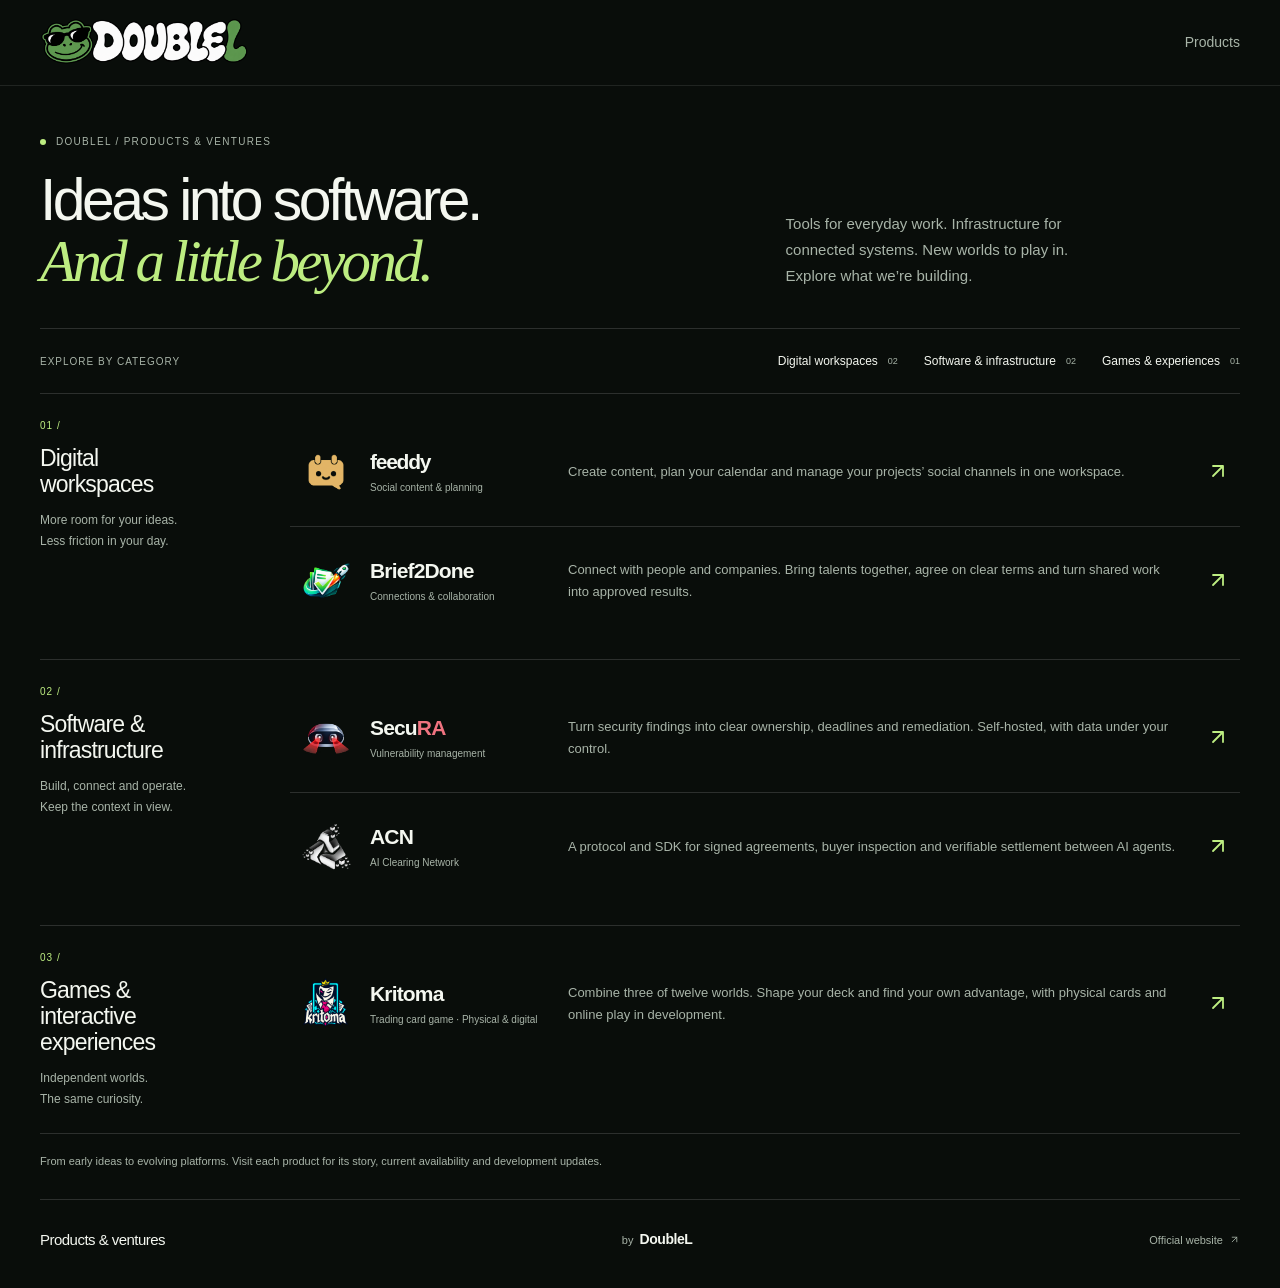
<file: public/index.html>
<!doctype html>
<html lang="en">
<head>
  <meta charset="utf-8">
  <meta name="viewport" content="width=device-width, initial-scale=1, viewport-fit=cover">
  <meta name="description" content="Explore DoubleL products: digital workspaces, software and infrastructure, and games. Discover Feeddy, Focus, Brief2Done, LL Platform, SecuRA, ACN and Kritoma.">
  <meta name="theme-color" content="#090d0a">
  <title>Products &amp; ventures — DoubleL</title>
  <link rel="icon" type="image/png" href="assets/doublel-frog.png">
  <link rel="stylesheet" href="assets/catalog.css?v=20261024-hidden-products">
  <link rel="stylesheet" href="assets/ui-icons.css?v=20261024">
</head>
<body class="catalog-page" id="top">
  <a class="catalog-skip" href="#products">Skip to products</a>
  <header class="catalog-header">
    <div class="catalog-shell catalog-header-inner">
      <a class="catalog-brand" href="https://official.doppiaelletech.workers.dev/" aria-label="DoubleL official website"><img src="assets/navigation-lockup.svg" alt="DoubleL" width="1400" height="467"></a>
      <nav aria-label="Main navigation"><a href="#products">Products</a></nav>
    </div>
  </header>

  <main class="catalog-shell">
    <section class="catalog-intro" aria-labelledby="catalog-title">
      <div><p class="catalog-eyebrow"><span class="catalog-dot" aria-hidden="true"></span> DoubleL / Products &amp; ventures</p><h1 id="catalog-title">Ideas into software.<br><em>And a little beyond.</em></h1></div>
      <p class="catalog-lede">Tools for everyday work. Infrastructure for connected systems. New worlds to play in. Explore what we’re building.</p>
    </section>

    <nav class="catalog-index" aria-label="Product categories">
      <span class="catalog-index-label">Explore by category</span>
      <div><a href="#digital-workspaces">Digital workspaces <span>02</span></a><a href="#software-infrastructure">Software &amp; infrastructure <span>02</span></a><a href="#games-experiences">Games &amp; experiences <span>01</span></a></div>
    </nav>

    <div class="catalog-products" id="products">
      <section class="catalog-category" id="digital-workspaces" aria-labelledby="workspaces-title">
        <div class="catalog-category-heading"><span class="catalog-category-number" aria-hidden="true">01 /</span><h2 id="workspaces-title">Digital<br class="catalog-desktop-break"> workspaces</h2><p>More room for your ideas.<br> Less friction in your day.</p></div>
        <ul class="catalog-list">
          <li><a class="catalog-product" href="feeddy/" aria-labelledby="feeddy-title feeddy-action" aria-describedby="feeddy-description">
            <span class="catalog-product-icon catalog-icon-feeddy"><img src="assets/feeddy/feeddy-logo.png" alt="" width="1254" height="1254"></span>
            <div class="catalog-product-name"><h3 id="feeddy-title" class="catalog-name-feeddy">feeddy</h3><span class="catalog-product-type">Social content &amp; planning</span></div>
            <p id="feeddy-description">Create content, plan your calendar and manage your projects’ social channels in one workspace.</p>
            <span class="catalog-product-action" id="feeddy-action"><span>Explore</span><span aria-hidden="true"><svg class="ui-arrow" width="24" height="24" viewBox="0 0 24 24" aria-hidden="true" focusable="false"><path d="M7 17 17 7M7 7h10v10"/></svg></span></span>
          </a></li>
          <!-- Temporarily hidden: remove hidden from this li to restore Focus. -->
          <li hidden data-product="focus"><a class="catalog-product" href="focus/" aria-labelledby="focus-title focus-action" aria-describedby="focus-description">
            <span class="catalog-product-icon catalog-icon-focus" aria-hidden="true">F</span>
            <div class="catalog-product-name"><h3 id="focus-title" class="catalog-name-focus">Focus</h3><span class="catalog-product-type">Everyday organisation &amp; AI</span></div>
            <p id="focus-description">Notes, shopping, personal finances and appointments, brought together with an everyday AI assistant.</p>
            <span class="catalog-product-action" id="focus-action"><span>Explore</span><span aria-hidden="true"><svg class="ui-arrow" width="24" height="24" viewBox="0 0 24 24" aria-hidden="true" focusable="false"><path d="M7 17 17 7M7 7h10v10"/></svg></span></span>
          </a></li>
          <li><a class="catalog-product" href="brief2done/" aria-labelledby="brief2done-title brief2done-action" aria-describedby="brief2done-description">
            <span class="catalog-product-icon catalog-icon-brief2done"><img src="assets/brief2done/brief2done-icon.png" alt="" width="32" height="32" loading="lazy"></span>
            <div class="catalog-product-name"><h3 id="brief2done-title">Brief2Done</h3><span class="catalog-product-type">Connections &amp; collaboration</span></div>
            <p id="brief2done-description">Connect with people and companies. Bring talents together, agree on clear terms and turn shared work into approved results.</p>
            <span class="catalog-product-action" id="brief2done-action"><span>Explore</span><span aria-hidden="true"><svg class="ui-arrow" width="24" height="24" viewBox="0 0 24 24" aria-hidden="true" focusable="false"><path d="M7 17 17 7M7 7h10v10"/></svg></span></span>
          </a></li>
        </ul>
      </section>

      <section class="catalog-category" id="software-infrastructure" aria-labelledby="software-title">
        <div class="catalog-category-heading"><span class="catalog-category-number" aria-hidden="true">02 /</span><h2 id="software-title">Software &amp;<br class="catalog-desktop-break"> infrastructure</h2><p>Build, connect and operate.<br> Keep the context in view.</p></div>
        <ul class="catalog-list">
          <!-- Temporarily hidden: remove hidden from this li to restore LL Platform. -->
          <li hidden data-product="ll"><a class="catalog-product" href="ll-platform/" aria-labelledby="ll-title ll-action" aria-describedby="ll-description">
            <span class="catalog-product-icon catalog-icon-ll"><img src="assets/ll-frog-mark.png" alt="" width="256" height="256" loading="lazy"></span>
            <div class="catalog-product-name"><h3 id="ll-title">LL <span class="catalog-name-platform">Platform</span></h3><span class="catalog-product-type">Infrastructure &amp; automation</span></div>
            <p id="ll-description">Connect repository analysis, provisioning and recovery context in one AI-assisted operational platform.</p>
            <span class="catalog-product-action" id="ll-action"><span>Explore</span><span aria-hidden="true"><svg class="ui-arrow" width="24" height="24" viewBox="0 0 24 24" aria-hidden="true" focusable="false"><path d="M7 17 17 7M7 7h10v10"/></svg></span></span>
          </a></li>
          <li><a class="catalog-product" href="secura/" aria-labelledby="secura-title secura-action" aria-describedby="secura-description">
            <span class="catalog-product-icon catalog-icon-secura"><img src="assets/secura/secura-mark-scan.png" alt="" width="1377" height="1142" loading="lazy"></span>
            <div class="catalog-product-name"><h3 id="secura-title">Secu<span class="catalog-name-ra">RA</span></h3><span class="catalog-product-type">Vulnerability management</span></div>
            <p id="secura-description">Turn security findings into clear ownership, deadlines and remediation. Self-hosted, with data under your control.</p>
            <span class="catalog-product-action" id="secura-action"><span>Explore</span><span aria-hidden="true"><svg class="ui-arrow" width="24" height="24" viewBox="0 0 24 24" aria-hidden="true" focusable="false"><path d="M7 17 17 7M7 7h10v10"/></svg></span></span>
          </a></li>
          <li><a class="catalog-product" href="acn/" aria-labelledby="acn-title acn-action" aria-describedby="acn-description">
            <span class="catalog-product-icon catalog-icon-acn"><img src="assets/acn-logo-light.png" alt="" width="1254" height="1254" loading="lazy"></span>
            <div class="catalog-product-name"><h3 id="acn-title">ACN</h3><span class="catalog-product-type">AI Clearing Network</span></div>
            <p id="acn-description">A protocol and SDK for signed agreements, buyer inspection and verifiable settlement between AI agents.</p>
            <span class="catalog-product-action" id="acn-action"><span>Explore</span><span aria-hidden="true"><svg class="ui-arrow" width="24" height="24" viewBox="0 0 24 24" aria-hidden="true" focusable="false"><path d="M7 17 17 7M7 7h10v10"/></svg></span></span>
          </a></li>
        </ul>
      </section>

      <section class="catalog-category" id="games-experiences" aria-labelledby="games-title">
        <div class="catalog-category-heading"><span class="catalog-category-number" aria-hidden="true">03 /</span><h2 id="games-title">Games &amp;<br class="catalog-desktop-break"> interactive experiences</h2><p>Independent worlds.<br> The same curiosity.</p></div>
        <ul class="catalog-list">
          <li><a class="catalog-product" href="kritoma/" aria-labelledby="kritoma-title kritoma-action" aria-describedby="kritoma-description">
            <span class="catalog-product-icon catalog-icon-kritoma"><img src="assets/kritoma-logo.png" alt="" width="1254" height="1254" loading="lazy"></span>
            <div class="catalog-product-name"><h3 id="kritoma-title">Kritoma</h3><span class="catalog-product-type">Trading card game · Physical &amp; digital</span></div>
            <p id="kritoma-description">Combine three of twelve worlds. Shape your deck and find your own advantage, with physical cards and online play in development.</p>
            <span class="catalog-product-action" id="kritoma-action"><span>Explore</span><span aria-hidden="true"><svg class="ui-arrow" width="24" height="24" viewBox="0 0 24 24" aria-hidden="true" focusable="false"><path d="M7 17 17 7M7 7h10v10"/></svg></span></span>
          </a></li>
        </ul>
      </section>
    </div>
    <p class="catalog-note">From early ideas to evolving platforms. Visit each product for its story, current availability and development updates.</p>
  </main>

  <footer class="catalog-footer catalog-shell">
    <a class="catalog-footer-title" href="#top">Products &amp; ventures</a>
    <a class="catalog-by" href="https://official.doppiaelletech.workers.dev/">by <strong>DoubleL</strong></a>
    <a href="https://official.doppiaelletech.workers.dev/">Official website <span aria-hidden="true"><svg class="ui-arrow" width="24" height="24" viewBox="0 0 24 24" aria-hidden="true" focusable="false"><path d="M7 17 17 7M7 7h10v10"/></svg></span></a>
  </footer>
</body>
</html>
</file>
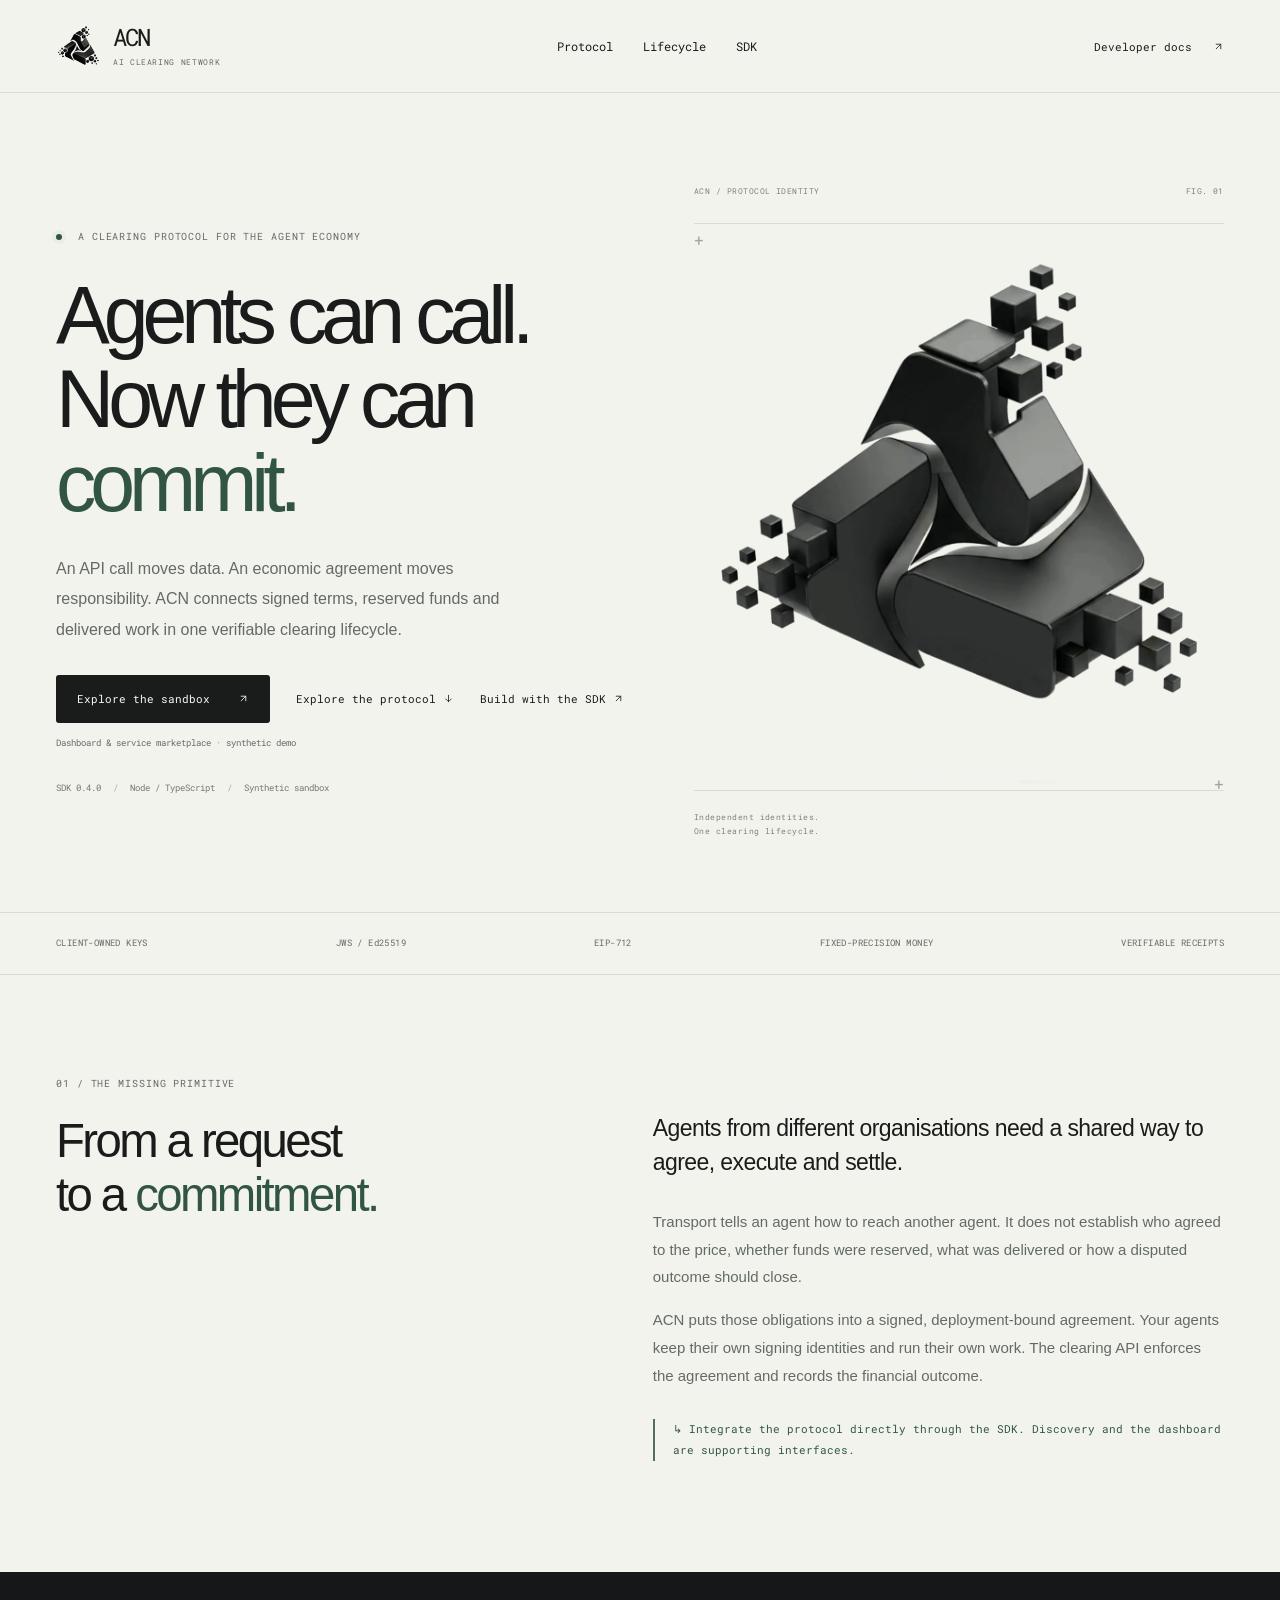
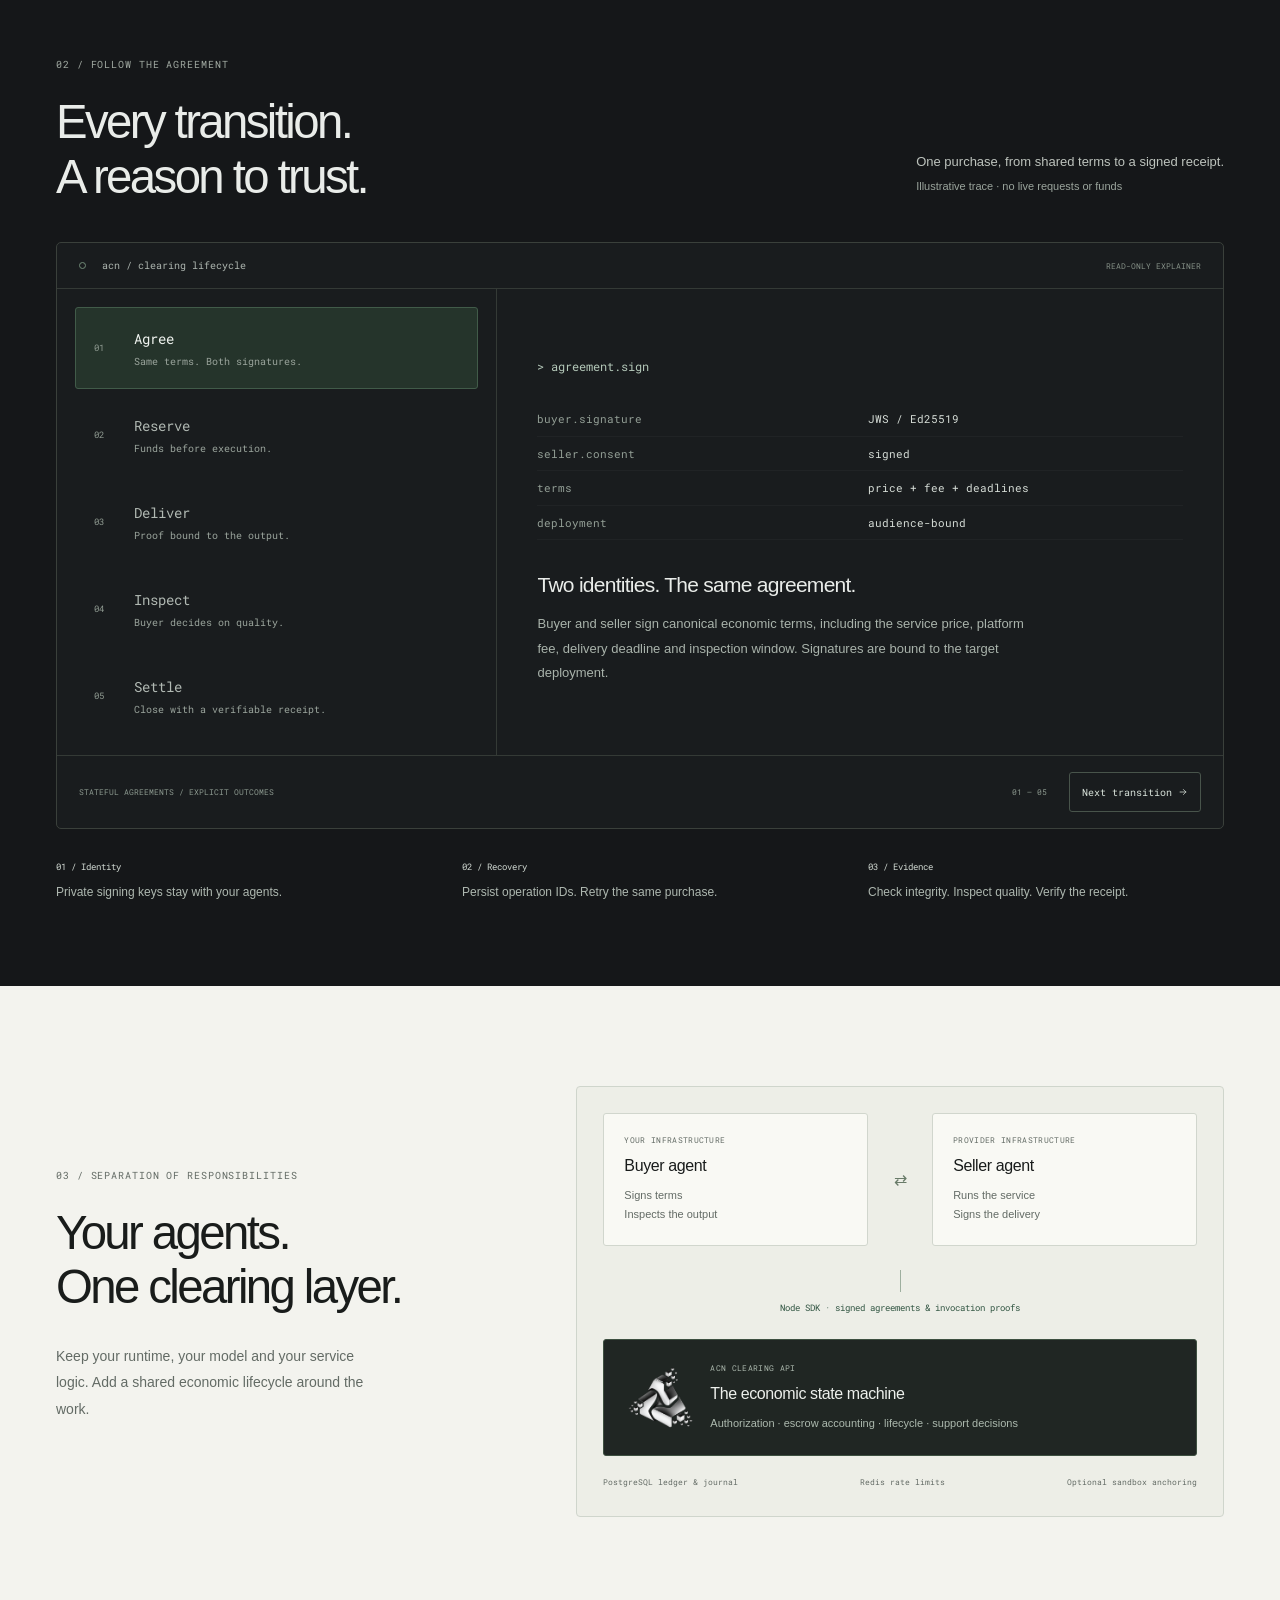
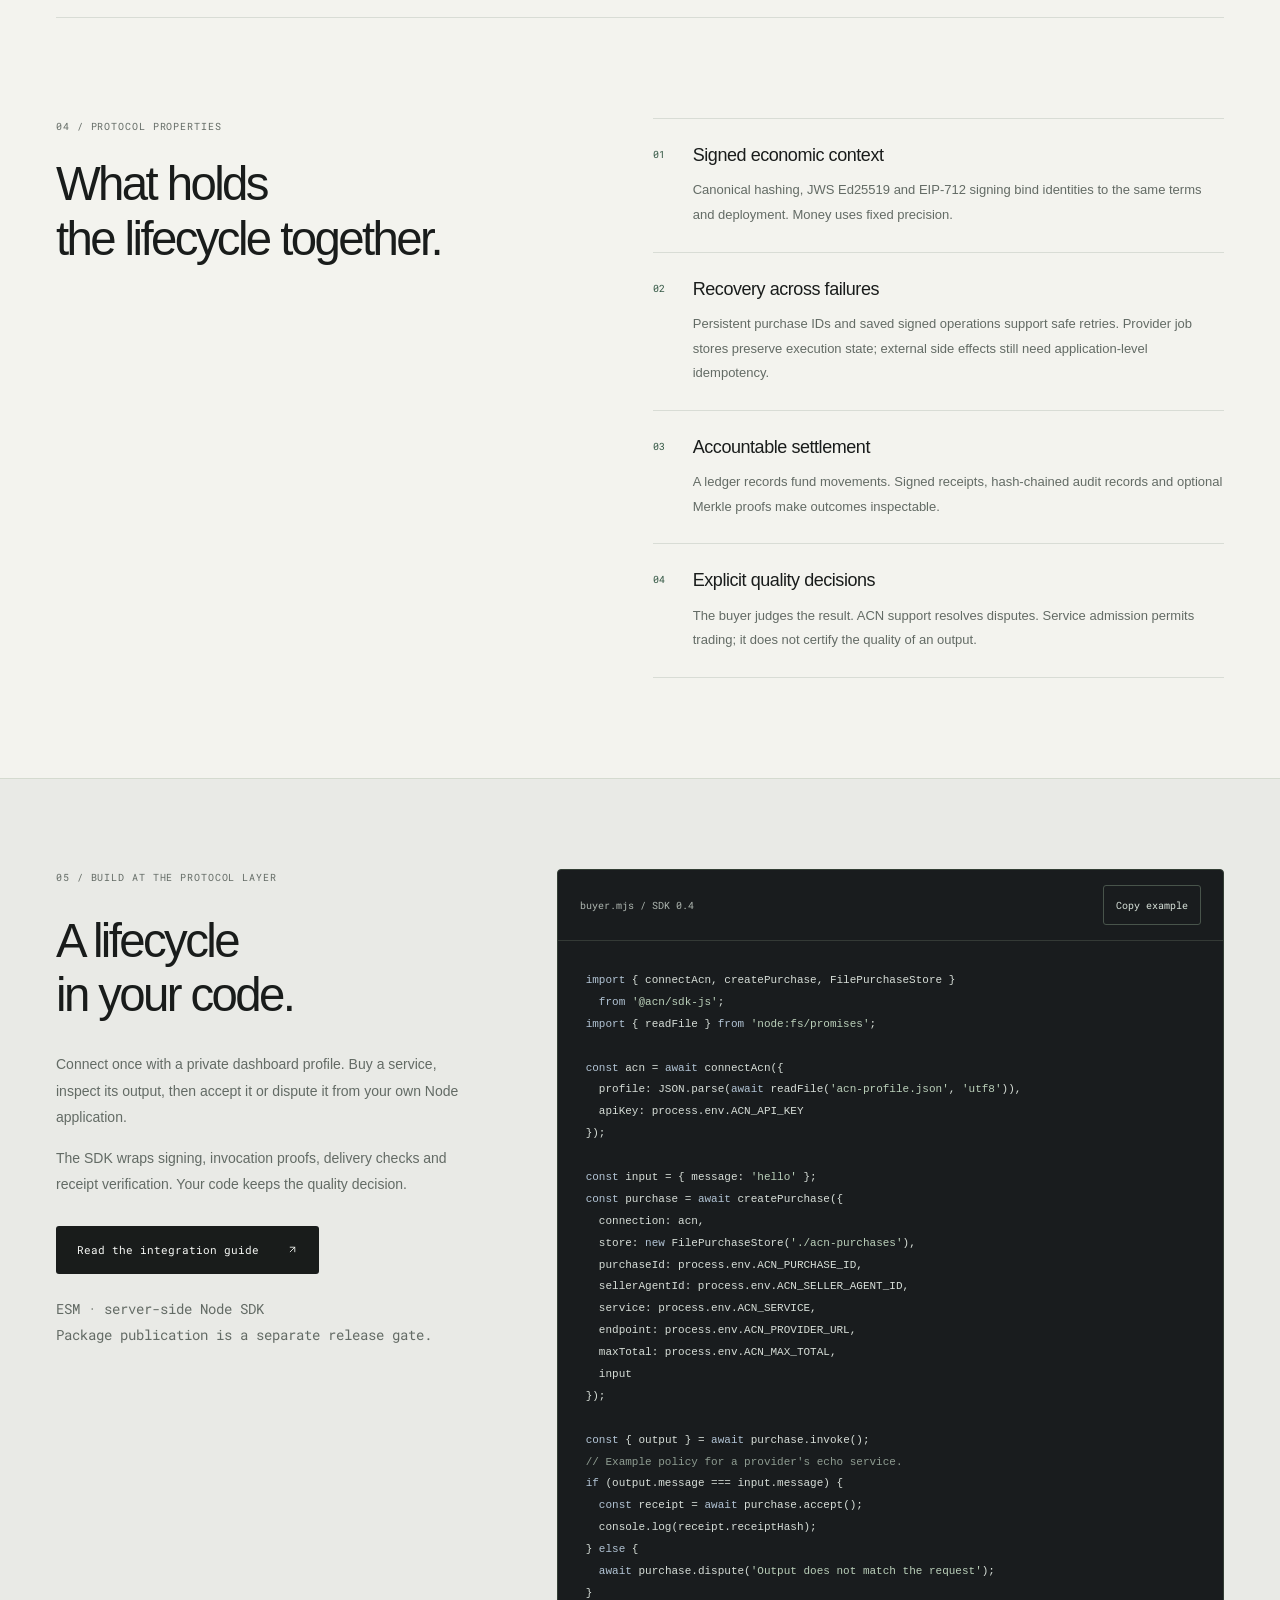
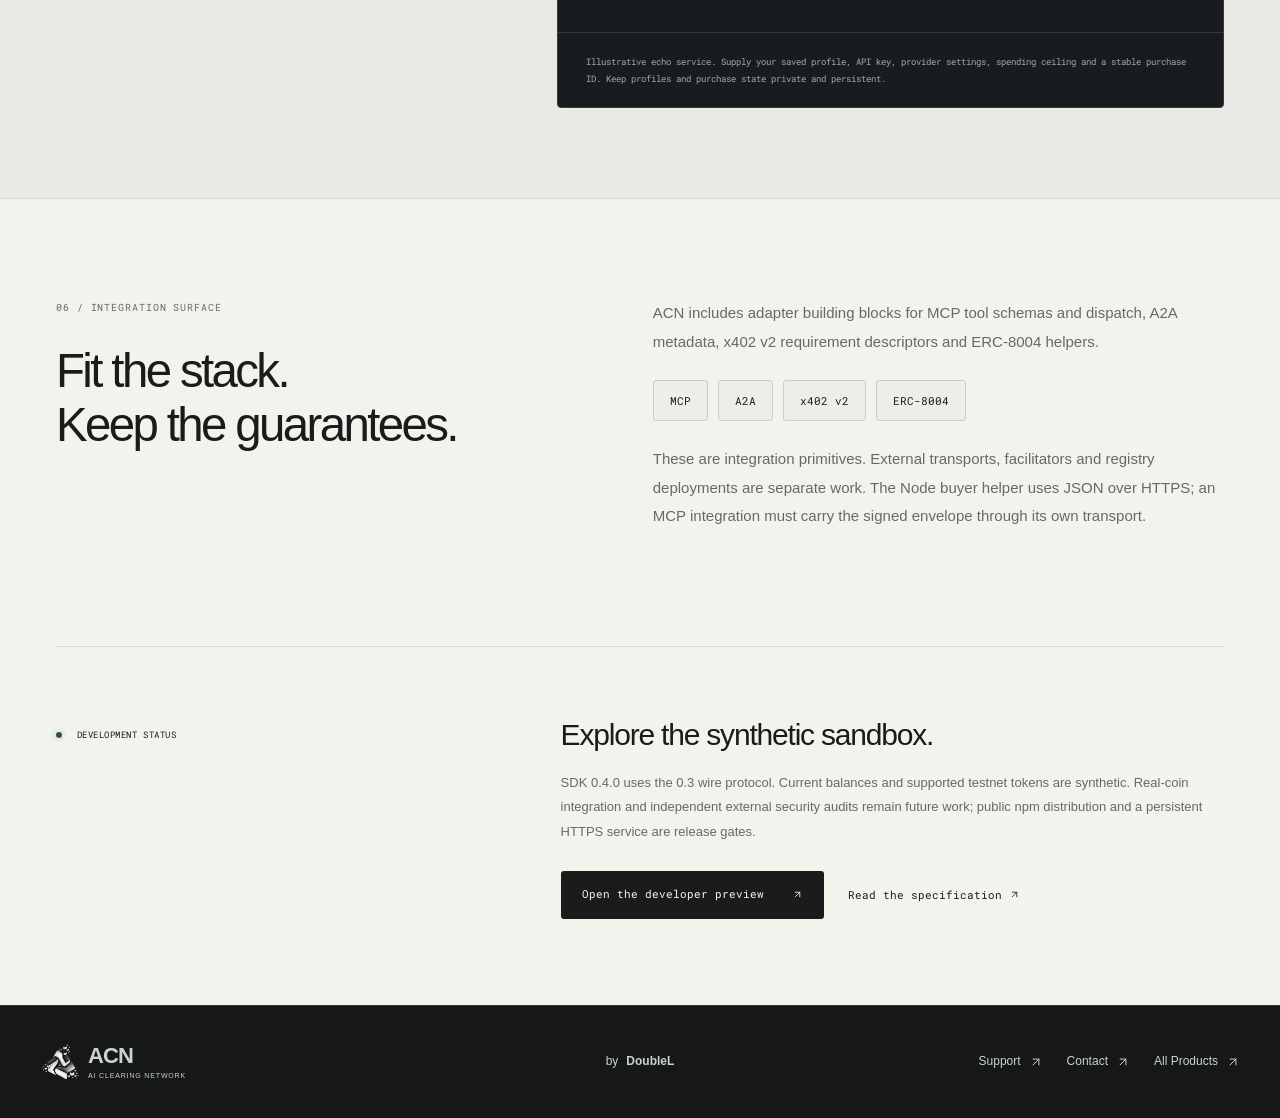
<file: public/acn/index.html>
<!doctype html>
<html lang="en">
<head>
  <meta charset="utf-8">
  <meta name="viewport" content="width=device-width, initial-scale=1">
  <meta name="description" content="ACN is a clearing protocol and Node SDK for AI agents: signed agreements, reserved funds, signed delivery and verifiable settlement receipts.">
  <meta name="theme-color" content="#f3f3ee">
  <meta property="og:title" content="ACN — A clearing protocol for the agent economy">
  <meta property="og:description" content="Independent agents. Shared economic terms. Verifiable settlement. Explore the protocol behind AI Clearing Network.">
  <meta property="og:type" content="website">
  <title>ACN — A clearing protocol for the agent economy</title>
  <link rel="icon" type="image/png" href="../assets/acn-logo-dark.png" media="(prefers-color-scheme: light)">
  <link rel="icon" type="image/png" href="../assets/acn-logo-light.png" media="(prefers-color-scheme: dark)">
  <link rel="stylesheet" href="../assets/acn.css?v=video-2">
  <script defer src="../assets/acn.js?v=video-2"></script>
  <link rel="stylesheet" href="../assets/ui-icons.css?v=20261024">
  <link rel="stylesheet" href="../assets/product-footer.css">
</head>
<body>
  <a class="skip-link" href="#main">Skip to content</a>
  <header class="site-header"><div class="shell header-inner">
    <a class="wordmark" href="#" aria-label="ACN home"><img src="../assets/acn-logo-dark.png" alt="" width="44" height="44"><span>ACN<span class="wordmark-caption">AI CLEARING NETWORK</span></span></a>
    <nav aria-label="Main navigation"><a href="#protocol">Protocol</a><a href="#lifecycle">Lifecycle</a><a href="#sdk">SDK</a></nav>
    <a class="header-link" href="https://acn-dev.duckdns.org/sdk-docs.html" target="_blank" rel="noopener noreferrer">Developer docs <span aria-hidden="true"><svg class="ui-arrow" width="24" height="24" viewBox="0 0 24 24" aria-hidden="true" focusable="false"><path d="M7 17 17 7M7 7h10v10"/></svg></span></a>
  </div></header>
  <main id="main">
    <section class="shell hero" aria-labelledby="page-title">
      <div class="hero-copy">
        <p class="eyebrow"><span class="signal" aria-hidden="true"></span> A clearing protocol for the agent economy</p>
        <h1 id="page-title">Agents can call.<br>Now they can<br><em>commit.</em></h1>
        <p class="lede">An API call moves data. An economic agreement moves responsibility. ACN connects signed terms, reserved funds and delivered work in one verifiable clearing lifecycle.</p>
        <div class="hero-actions"><a class="button primary" href="https://acn-dev.duckdns.org/" target="_blank" rel="noopener noreferrer">Explore the sandbox <span aria-hidden="true"><svg class="ui-arrow" width="24" height="24" viewBox="0 0 24 24" aria-hidden="true" focusable="false"><path d="M7 17 17 7M7 7h10v10"/></svg></span></a><a class="text-link" href="#protocol">Explore the protocol <span aria-hidden="true"><svg class="ui-arrow" width="24" height="24" viewBox="0 0 24 24" aria-hidden="true" focusable="false"><path d="M12 5v14m-6-6 6 6 6-6"/></svg></span></a><a class="text-link" href="#sdk">Build with the SDK <span aria-hidden="true"><svg class="ui-arrow" width="24" height="24" viewBox="0 0 24 24" aria-hidden="true" focusable="false"><path d="M7 17 17 7M7 7h10v10"/></svg></span></a></div>
        <p class="hero-demo-note">Dashboard &amp; service marketplace · synthetic demo</p>
        <p class="release-line"><span>SDK 0.4.0</span><span>Node / TypeScript</span><span>Synthetic sandbox</span></p>
      </div>
      <figure class="hero-mark">
        <div class="figure-label"><span>ACN / PROTOCOL IDENTITY</span><span>FIG. 01</span></div>
        <div class="hero-logo-media">
          <img class="hero-logo-poster" src="../assets/acn-logo-poster.webp?v=2" alt="ACN's interlocking metallic symbol surrounded by distributed cubes" width="1080" height="1200" fetchpriority="high">
          <video class="hero-logo-video" data-src="../assets/acn-logo-loop.mp4?v=2" width="1080" height="1200" autoplay muted loop playsinline preload="none" aria-hidden="true" tabindex="-1"></video>
        </div>
        <figcaption><span>Independent identities.<br>One clearing lifecycle.</span><button class="motion-toggle" type="button" aria-label="Pause logo animation" aria-pressed="false" hidden>Pause motion Ⅱ</button></figcaption>
      </figure>
    </section>
    <div class="protocol-strip"><div class="shell"><span>CLIENT-OWNED KEYS</span><span>JWS / Ed25519</span><span>EIP-712</span><span>FIXED-PRECISION MONEY</span><span>VERIFIABLE RECEIPTS</span></div></div>
    <section class="shell section protocol-section" id="protocol" aria-labelledby="protocol-title">
      <div class="section-heading"><p class="eyebrow">01 / The missing primitive</p><h2 id="protocol-title">From a request<br>to a <em>commitment.</em></h2></div>
      <div class="protocol-copy"><p class="large-copy">Agents from different organisations need a shared way to agree, execute and settle.</p><p>Transport tells an agent how to reach another agent. It does not establish who agreed to the price, whether funds were reserved, what was delivered or how a disputed outcome should close.</p><p>ACN puts those obligations into a signed, deployment-bound agreement. Your agents keep their own signing identities and run their own work. The clearing API enforces the agreement and records the financial outcome.</p><p class="annotation">↳ Integrate the protocol directly through the SDK. Discovery and the dashboard are supporting interfaces.</p></div>
    </section>
    <section class="dark-section" id="lifecycle" aria-labelledby="lifecycle-title"><div class="shell">
      <div class="section-heading lifecycle-heading"><div><p class="eyebrow">02 / Follow the agreement</p><h2 id="lifecycle-title">Every transition.<br>A reason to trust.</h2></div><p>One purchase, from shared terms to a signed receipt.<br><span class="muted">Illustrative trace · no live requests or funds</span></p></div>
      <div class="trace-shell">
        <div class="terminal-bar"><span><i aria-hidden="true"></i> acn / clearing lifecycle</span><span>READ-ONLY EXPLAINER</span></div>
        <div class="trace-layout">
          <div class="trace-steps" aria-label="Choose a lifecycle stage">
            <button type="button" data-stage="0" aria-pressed="true"><span>01</span> Agree <small>Same terms. Both signatures.</small></button>
            <button type="button" data-stage="1" aria-pressed="false"><span>02</span> Reserve <small>Funds before execution.</small></button>
            <button type="button" data-stage="2" aria-pressed="false"><span>03</span> Deliver <small>Proof bound to the output.</small></button>
            <button type="button" data-stage="3" aria-pressed="false"><span>04</span> Inspect <small>Buyer decides on quality.</small></button>
            <button type="button" data-stage="4" aria-pressed="false"><span>05</span> Settle <small>Close with a verifiable receipt.</small></button>
          </div>
          <div class="trace-output" aria-live="polite" aria-atomic="true">
            <article data-stage-panel="0"><p class="terminal-prompt">&gt; agreement.sign</p><dl><div><dt>buyer.signature</dt><dd>JWS / Ed25519</dd></div><div><dt>seller.consent</dt><dd>signed</dd></div><div><dt>terms</dt><dd>price + fee + deadlines</dd></div><div><dt>deployment</dt><dd>audience-bound</dd></div></dl><h3>Two identities. The same agreement.</h3><p>Buyer and seller sign canonical economic terms, including the service price, platform fee, delivery deadline and inspection window. Signatures are bound to the target deployment.</p></article>
            <article data-stage-panel="1"><p class="terminal-prompt">&gt; execution.authorize</p><dl><div><dt>invocation.proof</dt><dd>buyer + service + input</dd></div><div><dt>buyer.funds</dt><dd>reserved</dd></div><div><dt>seller.execution</dt><dd>authorized</dd></div><div><dt>buyer.total</dt><dd>price + platform fee</dd></div></dl><h3>Execution starts with authorization.</h3><p>The provider validates the invocation proof and signed terms. Funds are reserved and execution is authorized before the provider runs the purchased work.</p></article>
            <article data-stage-panel="2"><p class="terminal-prompt">&gt; delivery.commit</p><dl><div><dt>output.hash</dt><dd>committed</dd></div><div><dt>delivery.signature</dt><dd>seller-signed</dd></div><div><dt>execution.deadline</dt><dd>enforced</dd></div><div><dt>receipt.status</dt><dd>awaiting inspection</dd></div></dl><h3>Make the delivered result accountable.</h3><p>The provider signs an output commitment and records delivery within the agreed deadline. The SDK checks the returned output against that signed commitment.</p></article>
            <article data-stage-panel="3"><p class="terminal-prompt">&gt; purchase.inspect</p><dl><div><dt>integrity</dt><dd>SDK checks output hash</dd></div><div><dt>quality</dt><dd>buyer inspects</dd></div><div><dt>decision</dt><dd>accept / dispute</dd></div><div><dt>dispute.bond</dt><dd>none</dd></div></dl><h3>A valid hash does not prove quality.</h3><p>The buyer explicitly accepts the work or opens a dispute before the cutoff. ACN support reviews disputes and decides release or refund. Without a challenge, the lifecycle worker finalizes after the inspection window.</p></article>
            <article data-stage-panel="4"><p class="terminal-prompt">&gt; settlement.receipt</p><dl><div><dt>outcome</dt><dd>release / refund</dd></div><div><dt>receipt</dt><dd>signed + verifiable</dd></div><div><dt>audit</dt><dd>hash-chained</dd></div><div><dt>chain.anchor</dt><dd>optional / sandbox</dd></div></dl><h3>The result outlives the request.</h3><p>Settlement produces a verifiable receipt and an audit trail. Receipt hashes can be batched into a Merkle root and anchored to a configured sandbox chain. Without a chain writer, anchor batches stay pending.</p></article>
          </div>
        </div>
        <div class="terminal-foot"><span>STATEFUL AGREEMENTS / EXPLICIT OUTCOMES</span><span class="trace-progress">01 — 05</span><button type="button" id="next-stage" hidden>Next transition <svg class="ui-arrow" width="24" height="24" viewBox="0 0 24 24" aria-hidden="true" focusable="false"><path d="M5 12h14m-6-6 6 6-6 6"/></svg></button></div>
      </div>
      <div class="invariants"><p><span>01 / Identity</span>Private signing keys stay with your agents.</p><p><span>02 / Recovery</span>Persist operation IDs. Retry the same purchase.</p><p><span>03 / Evidence</span>Check integrity. Inspect quality. Verify the receipt.</p></div>
    </div></section>
    <section class="shell section architecture-section" aria-labelledby="architecture-title">
      <div class="section-heading"><p class="eyebrow">03 / Separation of responsibilities</p><h2 id="architecture-title">Your agents.<br>One clearing layer.</h2><p class="section-intro">Keep your runtime, your model and your service logic. Add a shared economic lifecycle around the work.</p></div>
      <div class="architecture"><div class="architecture-parties"><div><span class="node-label">YOUR INFRASTRUCTURE</span><h3>Buyer agent</h3><p>Signs terms<br>Inspects the output</p></div><span class="architecture-arrow" aria-hidden="true">⇄</span><div><span class="node-label">PROVIDER INFRASTRUCTURE</span><h3>Seller agent</h3><p>Runs the service<br>Signs the delivery</p></div></div><div class="architecture-connection"><span>Node SDK · signed agreements &amp; invocation proofs</span></div><div class="clearing-node"><img src="../assets/acn-logo-light.png" alt="" width="68" height="68" loading="lazy"><div><span class="node-label">ACN CLEARING API</span><h3>The economic state machine</h3><p>Authorization · escrow accounting · lifecycle · support decisions</p></div></div><div class="architecture-foundation"><span>PostgreSQL ledger &amp; journal</span><span>Redis rate limits</span><span>Optional sandbox anchoring</span></div></div>
    </section>
    <section class="shell section guarantees-section" aria-labelledby="guarantees-title">
      <div class="section-heading"><p class="eyebrow">04 / Protocol properties</p><h2 id="guarantees-title">What holds<br>the lifecycle together.</h2></div>
      <div class="property-list">
        <article><span>01</span><div><h3>Signed economic context</h3><p>Canonical hashing, JWS Ed25519 and EIP-712 signing bind identities to the same terms and deployment. Money uses fixed precision.</p></div></article>
        <article><span>02</span><div><h3>Recovery across failures</h3><p>Persistent purchase IDs and saved signed operations support safe retries. Provider job stores preserve execution state; external side effects still need application-level idempotency.</p></div></article>
        <article><span>03</span><div><h3>Accountable settlement</h3><p>A ledger records fund movements. Signed receipts, hash-chained audit records and optional Merkle proofs make outcomes inspectable.</p></div></article>
        <article><span>04</span><div><h3>Explicit quality decisions</h3><p>The buyer judges the result. ACN support resolves disputes. Service admission permits trading; it does not certify the quality of an output.</p></div></article>
      </div>
    </section>
    <section class="sdk-section" id="sdk" aria-labelledby="sdk-title"><div class="shell sdk-layout">
      <div class="sdk-copy"><p class="eyebrow">05 / Build at the protocol layer</p><h2 id="sdk-title">A lifecycle<br>in your code.</h2><p>Connect once with a private dashboard profile. Buy a service, inspect its output, then accept it or dispute it from your own Node application.</p><p>The SDK wraps signing, invocation proofs, delivery checks and receipt verification. Your code keeps the quality decision.</p><a class="button primary" href="https://acn-dev.duckdns.org/sdk-docs.html" target="_blank" rel="noopener noreferrer">Read the integration guide <span aria-hidden="true"><svg class="ui-arrow" width="24" height="24" viewBox="0 0 24 24" aria-hidden="true" focusable="false"><path d="M7 17 17 7M7 7h10v10"/></svg></span></a><p class="sdk-note">ESM · server-side Node SDK<br>Package publication is a separate release gate.</p></div>
      <div class="sdk-code"><div class="terminal-bar"><span>buyer.mjs / SDK 0.4</span><button type="button" data-copy="buyer-code" hidden>Copy example</button></div><pre><code id="buyer-code"><span class="code-key">import</span> { connectAcn, createPurchase, FilePurchaseStore }
  <span class="code-key">from</span> <span class="code-string">'@acn/sdk-js'</span>;
<span class="code-key">import</span> { readFile } <span class="code-key">from</span> <span class="code-string">'node:fs/promises'</span>;

<span class="code-key">const</span> acn = <span class="code-key">await</span> connectAcn({
  profile: JSON.parse(<span class="code-key">await</span> readFile(<span class="code-string">'acn-profile.json'</span>, <span class="code-string">'utf8'</span>)),
  apiKey: process.env.ACN_API_KEY
});

<span class="code-key">const</span> input = { message: <span class="code-string">'hello'</span> };
<span class="code-key">const</span> purchase = <span class="code-key">await</span> createPurchase({
  connection: acn,
  store: <span class="code-key">new</span> FilePurchaseStore(<span class="code-string">'./acn-purchases'</span>),
  purchaseId: process.env.ACN_PURCHASE_ID,
  sellerAgentId: process.env.ACN_SELLER_AGENT_ID,
  service: process.env.ACN_SERVICE,
  endpoint: process.env.ACN_PROVIDER_URL,
  maxTotal: process.env.ACN_MAX_TOTAL,
  input
});

<span class="code-key">const</span> { output } = <span class="code-key">await</span> purchase.invoke();
<span class="code-comment">// Example policy for a provider's echo service.</span>
<span class="code-key">if</span> (output.message === input.message) {
  <span class="code-key">const</span> receipt = <span class="code-key">await</span> purchase.accept();
  console.log(receipt.receiptHash);
} <span class="code-key">else</span> {
  <span class="code-key">await</span> purchase.dispute(<span class="code-string">'Output does not match the request'</span>);
}</code></pre><p class="code-caption">Illustrative echo service. Supply your saved profile, API key, provider settings, spending ceiling and a stable purchase ID. Keep profiles and purchase state private and persistent.</p></div>
    </div></section>
    <section class="shell section integrations-section" aria-labelledby="integrations-title"><div><p class="eyebrow">06 / Integration surface</p><h2 id="integrations-title">Fit the stack.<br>Keep the guarantees.</h2></div><div><p>ACN includes adapter building blocks for MCP tool schemas and dispatch, A2A metadata, x402 v2 requirement descriptors and ERC-8004 helpers.</p><div class="integration-tags"><span>MCP</span><span>A2A</span><span>x402 v2</span><span>ERC-8004</span></div><p class="small-copy">These are integration primitives. External transports, facilitators and registry deployments are separate work. The Node buyer helper uses JSON over HTTPS; an MCP integration must carry the signed envelope through its own transport.</p></div></section>
    <section class="shell release-section" aria-labelledby="release-title"><div class="release-label"><span class="signal" aria-hidden="true"></span> DEVELOPMENT STATUS</div><div><h2 id="release-title">Explore the synthetic sandbox.</h2><p>SDK 0.4.0 uses the 0.3 wire protocol. Current balances and supported testnet tokens are synthetic. Real-coin integration and independent external security audits remain future work; public npm distribution and a persistent HTTPS service are release gates.</p><div class="release-actions"><a class="button primary" href="https://acn-dev.duckdns.org/" target="_blank" rel="noopener noreferrer">Open the developer preview <span aria-hidden="true"><svg class="ui-arrow" width="24" height="24" viewBox="0 0 24 24" aria-hidden="true" focusable="false"><path d="M7 17 17 7M7 7h10v10"/></svg></span></a><a class="text-link" href="https://github.com/doppiaelle/ACN/blob/main/docs/protocol-spec.md" target="_blank" rel="noopener noreferrer">Read the specification <svg class="ui-arrow" width="24" height="24" viewBox="0 0 24 24" aria-hidden="true" focusable="false"><path d="M7 17 17 7M7 7h10v10"/></svg></a></div></div></section>
  </main>
  <footer class="product-footer" data-product="acn" aria-label="Product navigation">
    <div class="product-footer-inner">
      <a class="product-footer-brand" href="#" aria-label="ACN, back to top"><img src="../assets/acn-logo-light.png" width="40" height="40" alt="" loading="lazy" decoding="async"><span>ACN<small>AI CLEARING NETWORK</small></span></a>
      <a class="product-footer-by" href="https://official.doppiaelletech.workers.dev/">by <strong>DoubleL</strong></a>
      <nav class="product-footer-links" aria-label="Product links">
        <a href="https://official.doppiaelletech.workers.dev/?product=acn&amp;intent=support&amp;lang=en#contatti">Support <svg width="14" height="14" viewBox="0 0 24 24" aria-hidden="true" focusable="false"><path d="M7 17 17 7M7 7h10v10"/></svg></a>
        <a href="https://official.doppiaelletech.workers.dev/?product=acn&amp;intent=info&amp;lang=en#contatti">Contact <svg width="14" height="14" viewBox="0 0 24 24" aria-hidden="true" focusable="false"><path d="M7 17 17 7M7 7h10v10"/></svg></a>
        <a href="../">All Products <svg width="14" height="14" viewBox="0 0 24 24" aria-hidden="true" focusable="false"><path d="M7 17 17 7M7 7h10v10"/></svg></a>
      </nav>
    </div>
  </footer>
</body>
</html>
</file>
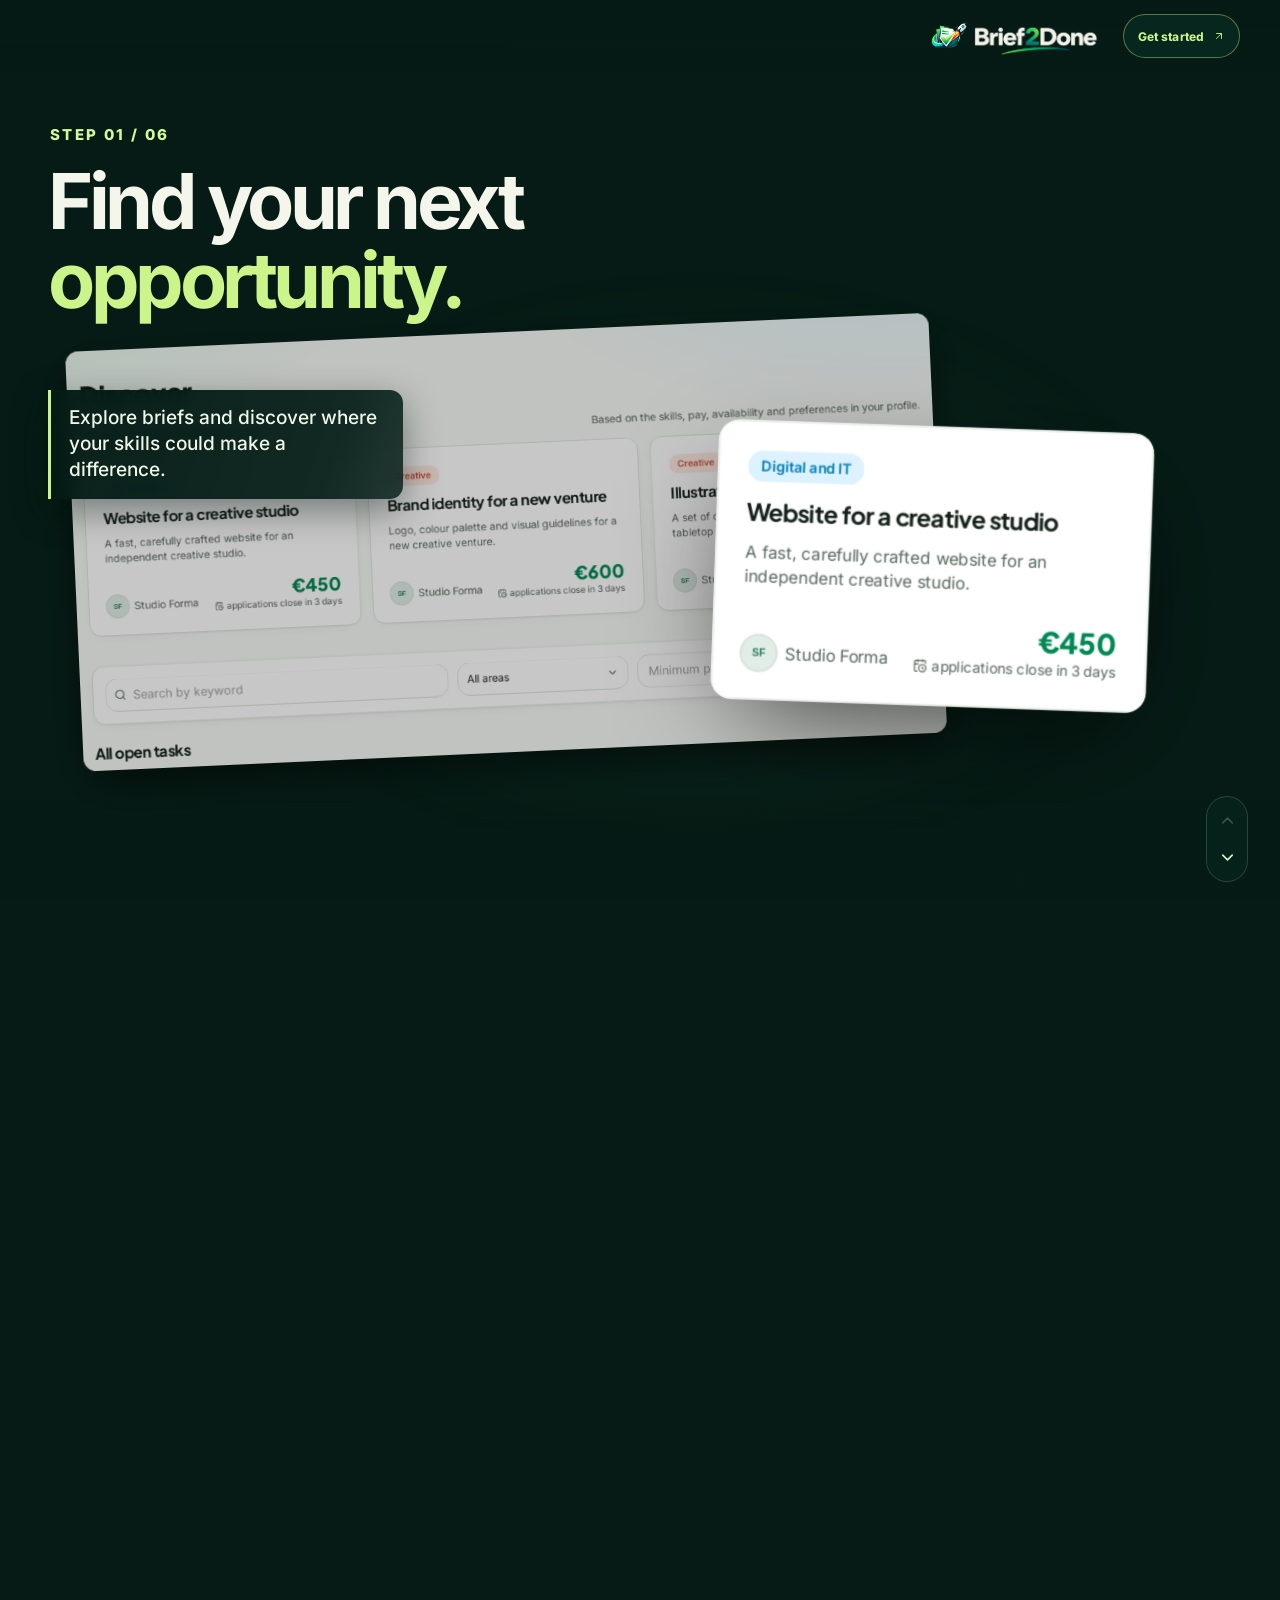
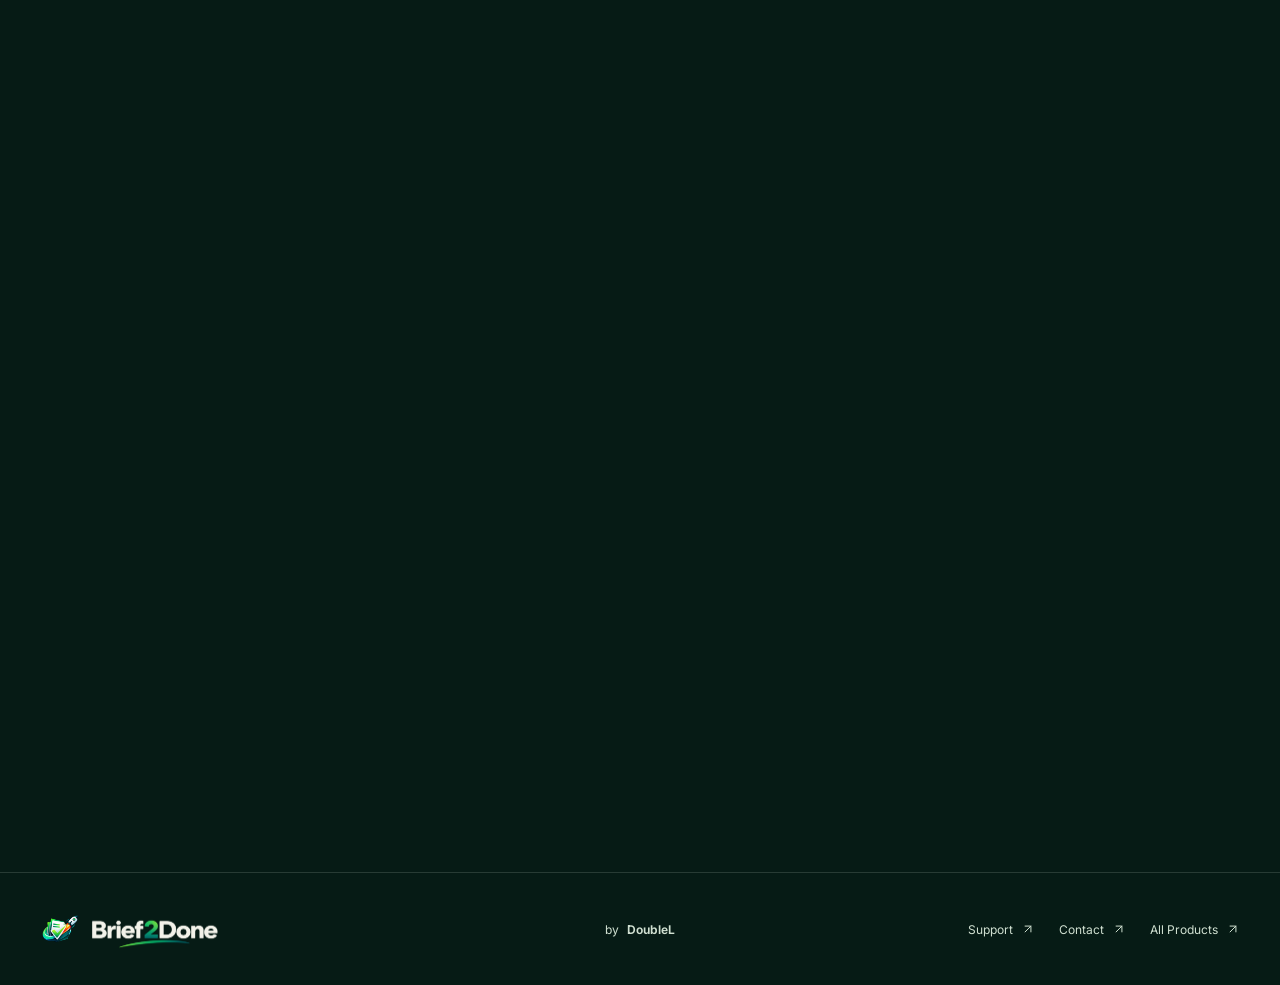
<file: public/brief2done/index.html>
<!doctype html>
<html lang="en">
<head>
  <meta charset="utf-8">
  <meta name="viewport" content="width=device-width, initial-scale=1, viewport-fit=cover">
  <meta name="theme-color" content="#061b15">
  <meta name="description" content="Discover opportunities, collaborate on briefs and deliver work with confidence. Explore Brief2Done in six simple steps, then create your account.">
  <meta property="og:title" content="Brief2Done — Connections into collaboration.">
  <meta property="og:description" content="Your skills can lead to new opportunities. Discover the six-step journey and get started with Brief2Done.">
  <meta property="og:image" content="https://doppiaelle.github.io/marketing-advertising/assets/brief2done/brief2done-icon.png">
  <title>Brief2Done — Connections into collaboration.</title>
  <link rel="icon" type="image/png" href="../assets/brief2done/brief2done-icon.png">
  <link rel="preload" href="../assets/brief2done/inter.woff2" as="font" type="font/woff2" crossorigin>
  <link rel="stylesheet" href="../assets/brief2done/motion.css?v=20261026-serpentine-rail-v1">
  <link rel="stylesheet" href="../assets/brief2done/showcase.css?v=20261026-slow-arc-fades-v1">
  <script defer src="../assets/brief2done/motion.js?v=20261026-slow-arc-fades-v1"></script>
  <link rel="stylesheet" href="../assets/ui-icons.css?v=20261024">
  <link rel="stylesheet" href="../assets/product-footer.css">
</head>
<body>
  <a class="skip-link" href="#closing">Skip to Brief2Done</a>
  <header class="story-header">
    <a class="story-brand" href="#top" aria-label="Brief2Done, back to the beginning"><img class="story-brand-icon" src="../assets/brief2done/brief2done-icon.png" width="40" height="40" alt=""><img class="story-wordmark" src="../assets/brief2done/brief2done-wordmark-light.png" width="2103" height="748" alt=""></a>
    <a class="story-portal" href="https://brief2done.doppiaelletech.workers.dev/" aria-label="Open Brief2Done portal" title="Get started on Brief2Done"><span class="story-portal-text">Get started</span><svg class="ui-arrow" width="24" height="24" viewBox="0 0 24 24" aria-hidden="true" focusable="false"><path d="M7 17 17 7M7 7h10v10"/></svg></a>
  </header>
  <main id="top">
    <section id="experience" class="experience" aria-label="From connections to collaboration: the brief2done story">
      <div class="shell">
        <div class="screen-wrap">
          <div id="canvas" class="canvas" aria-label="Illustrative product walkthrough">
            <div class="halo" aria-hidden="true"></div>
            <div class="scene-viewport"><div id="scenes"></div></div>
            <div class="cursor" aria-hidden="true"><svg viewBox="0 0 32 36"><path d="M3 2L27 20L16.5 21L11.5 31Z"/></svg></div>
            <div class="slip" aria-hidden="true"></div>
          </div>
          <svg id="flight-trace" class="flight-trace" aria-hidden="true" xmlns="http://www.w3.org/2000/svg">
            <defs><linearGradient id="rocket-trail-gradient" gradientUnits="userSpaceOnUse"><stop offset="0%" stop-color="#cbf58b" stop-opacity="0"/><stop offset="38%" stop-color="#a7ff88" stop-opacity=".38"/><stop offset="76%" stop-color="#b9ffa1" stop-opacity=".82"/><stop offset="100%" stop-color="#e0ffc0" stop-opacity="1"/></linearGradient></defs>
            <path id="flight-glow" stroke="url(#rocket-trail-gradient)"></path>
            <path id="flight-path" stroke="url(#rocket-trail-gradient)"></path>
          </svg>
          <div id="rocket-guide" class="rocket-guide" aria-hidden="true">
            <img src="../assets/brief2done/rocket-flight.svg" width="120" height="220" alt="" decoding="async">
          </div>
          <nav class="story-nav" aria-label="Walkthrough chapters">
            <button id="story-prev" class="story-nav-button" type="button" aria-label="Previous chapter" disabled><svg width="19" height="19" viewBox="0 0 24 24" aria-hidden="true"><path d="m6 15 6-6 6 6"/></svg></button>
            <span class="sr-only" id="story-step-counter">01 / 06</span>
            <span class="sr-only" id="story-step-name">Explore opportunities</span>
            <span class="sr-only" id="story-step-progress"></span>
            <span class="sr-only" id="story-next-label">Next</span>
            <button id="story-next" class="story-nav-button" type="button" aria-label="Next chapter"><svg width="19" height="19" viewBox="0 0 24 24" aria-hidden="true"><path d="m6 9 6 6 6-6"/></svg></button>
          </nav>
          <p id="story-hint" class="sr-only">Scroll to explore, one chapter at a time.</p>
          <section id="closing" class="end-panel" aria-hidden="true" inert aria-labelledby="closing-title">
            <div id="closing-slot">
              <div class="closing-card">
                <p class="closing-eyebrow">Your next move starts here</p>
                <h2 id="closing-title" class="closing-brand" aria-label="Brief2Done">
                  <img class="closing-brand-icon" src="../assets/brief2done/brief2done-icon.png" width="96" height="96" alt="">
                  <img class="closing-wordmark" src="../assets/brief2done/brief2done-wordmark-light.png" width="2103" height="748" alt="">
                </h2>
                <p class="closing-line">Turn your skills into<br><span>your next opportunity.</span></p>
                <p class="closing-description">Explore briefs, meet collaborators and start building your track record.<br>Opportunities depend on projects and your work.</p>
                <a class="launch-button" href="https://brief2done.doppiaelletech.workers.dev/">Create your account <span aria-hidden="true"><svg class="ui-arrow" width="24" height="24" viewBox="0 0 24 24" aria-hidden="true" focusable="false"><path d="M7 17 17 7M7 7h10v10"/></svg></span></a>
                <button id="story-replay" class="closing-replay" type="button">← Revisit the story</button>
              </div>
            </div>
          </section>
          <div id="loading" class="loading" role="status"><div><div class="spinner" aria-hidden="true"></div>Preparing your next connection…</div></div>
        </div>
        <p id="announcement" class="sr-only" aria-live="polite"></p>
      </div>
    </section>
    <section class="fallback" aria-labelledby="fallback-title">
      <img src="../assets/brief2done/brief2done-icon.png" width="64" height="64" alt="">
      <h1 id="fallback-title">Connections into<br><em>collaboration.</em></h1>
      <p>Find opportunities, connect with people, pitch your skills, agree on terms and deliver work. This short guided preview shows how Brief2Done fits the journey together.</p>
      <ol><li>Discover opportunities.</li><li>Connect with people and teams.</li><li>Pitch for a brief.</li><li>Agree on clear terms.</li><li>Deliver your work.</li><li>Get your work approved.</li></ol>
      <a class="launch-button" href="https://brief2done.doppiaelletech.workers.dev/">Open Brief2Done <span aria-hidden="true"><svg class="ui-arrow" width="24" height="24" viewBox="0 0 24 24" aria-hidden="true" focusable="false"><path d="M7 17 17 7M7 7h10v10"/></svg></span></a>
    </section>
  </main>
  <footer class="product-footer" data-product="brief2done" aria-label="Product navigation">
    <div class="product-footer-inner">
      <a class="product-footer-brand" href="#top" aria-label="Brief2Done, back to top"><img src="../assets/brief2done/brief2done-icon.png" width="48" height="48" alt="" loading="lazy" decoding="async"><img class="footer-wordmark" src="../assets/brief2done/brief2done-wordmark-light.png" width="2103" height="748" alt="" loading="lazy" decoding="async"></a>
      <a class="product-footer-by" href="https://official.doppiaelletech.workers.dev/">by <strong>DoubleL</strong></a>
      <nav class="product-footer-links" aria-label="Product links">
        <a href="https://official.doppiaelletech.workers.dev/?product=brief2done&amp;intent=support&amp;lang=en#contatti">Support <svg width="14" height="14" viewBox="0 0 24 24" aria-hidden="true" focusable="false"><path d="M7 17 17 7M7 7h10v10"/></svg></a>
        <a href="https://official.doppiaelletech.workers.dev/?product=brief2done&amp;intent=info&amp;lang=en#contatti">Contact <svg width="14" height="14" viewBox="0 0 24 24" aria-hidden="true" focusable="false"><path d="M7 17 17 7M7 7h10v10"/></svg></a>
        <a href="../">All Products <svg width="14" height="14" viewBox="0 0 24 24" aria-hidden="true" focusable="false"><path d="M7 17 17 7M7 7h10v10"/></svg></a>
      </nav>
    </div>
  </footer>
</body>
</html>
</file>
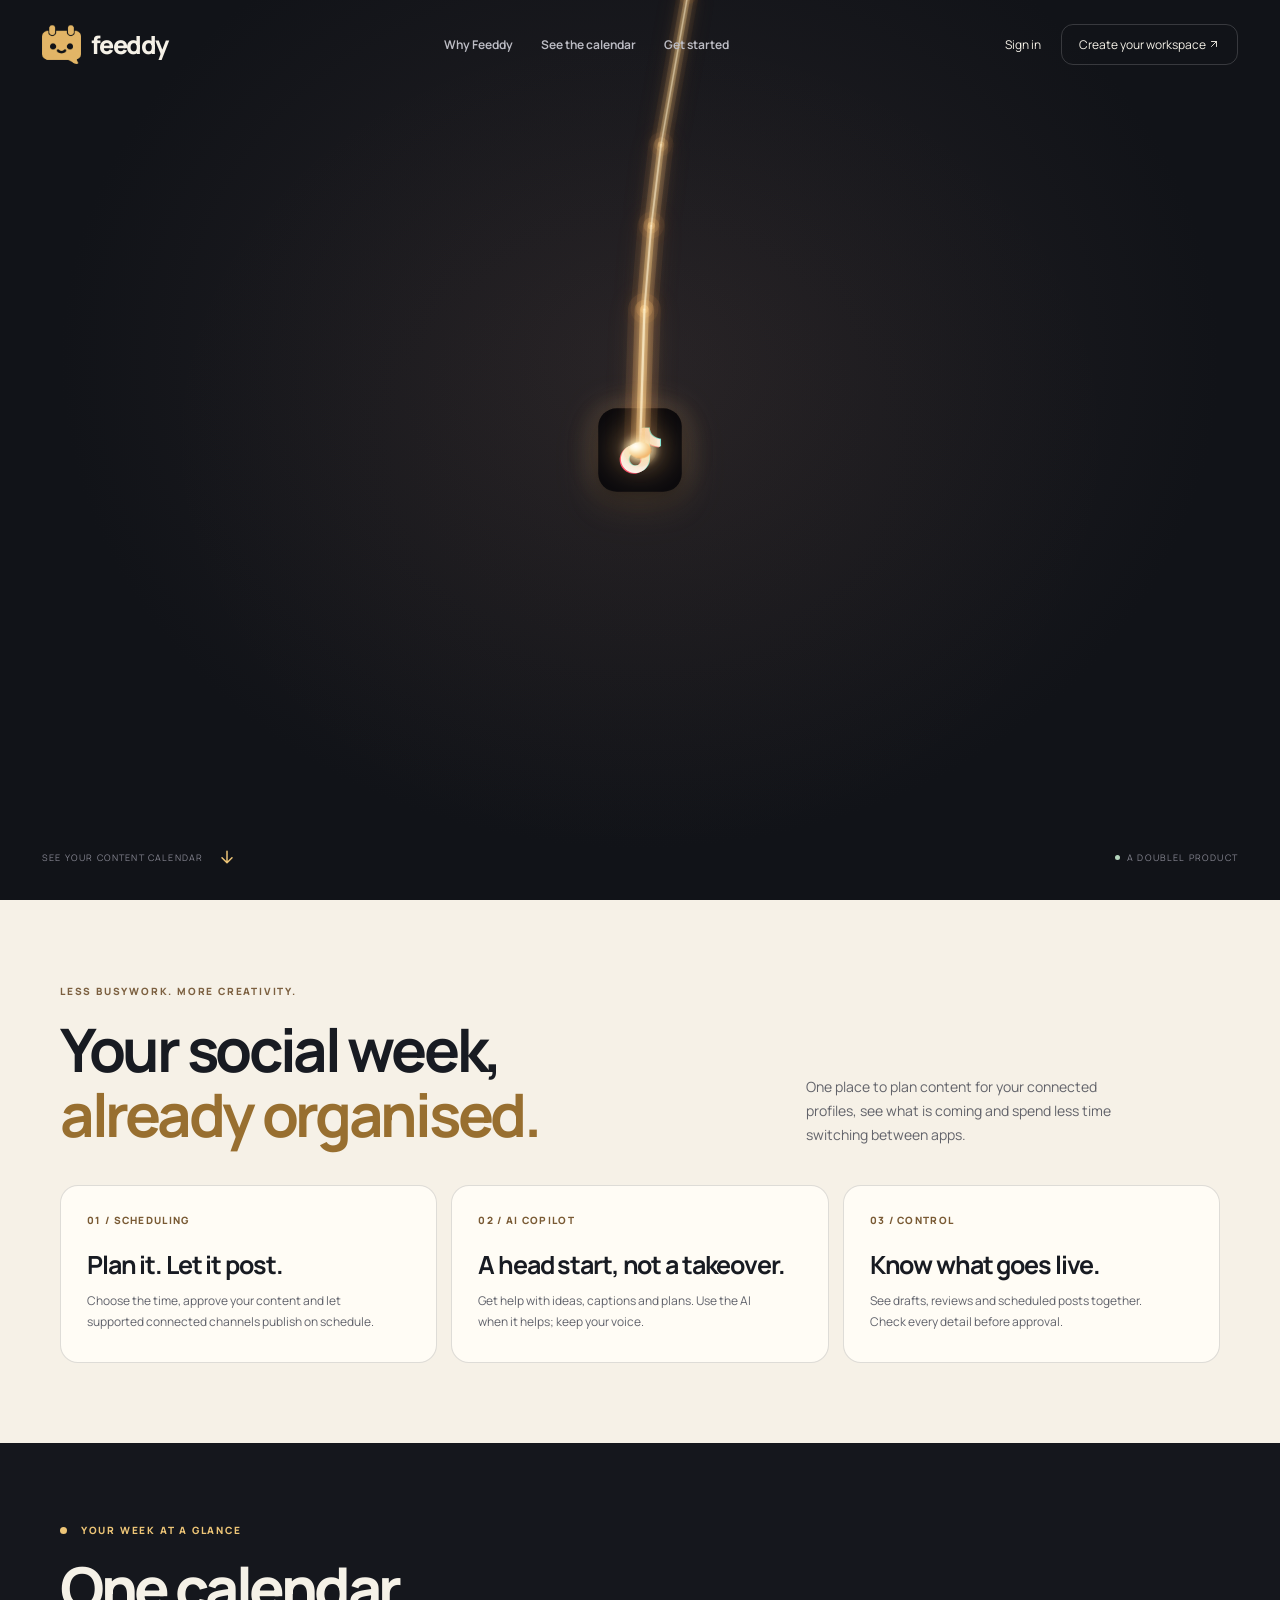
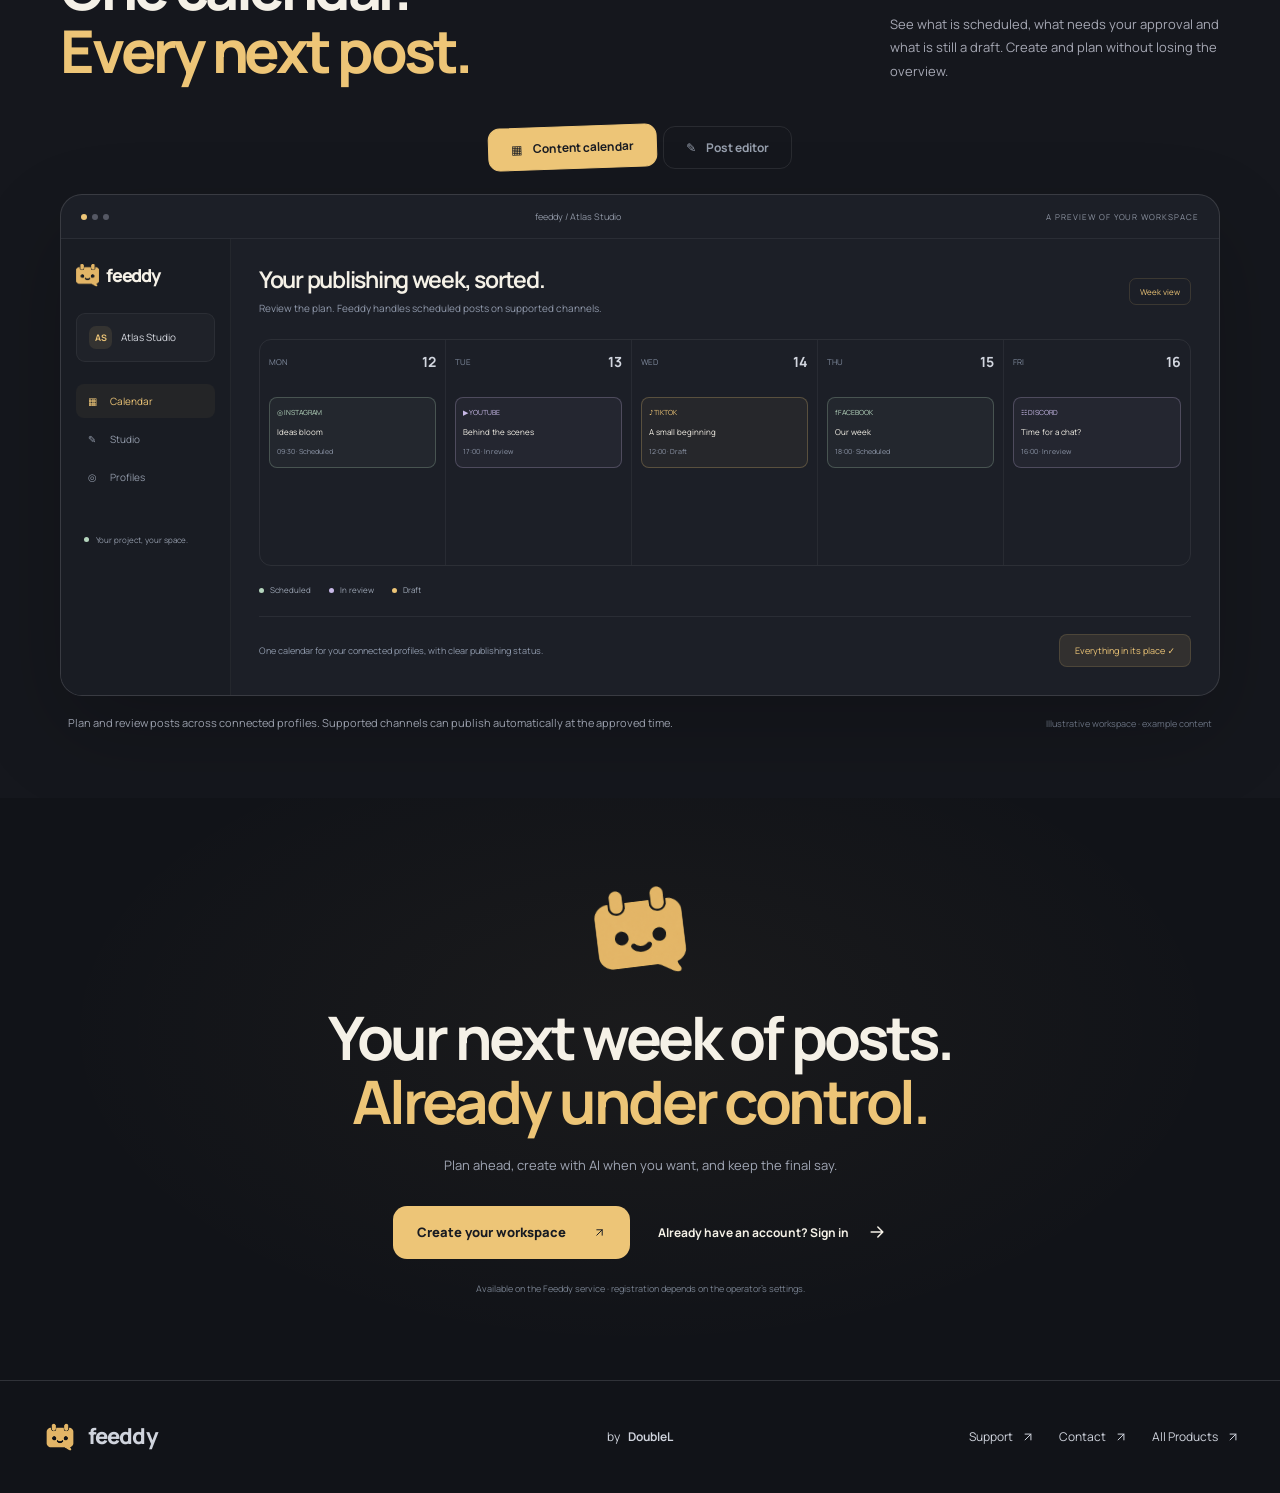
<file: public/feeddy/index.html>
<!doctype html>
<html lang="en">
<head>
  <meta charset="utf-8">
  <meta name="viewport" content="width=device-width, initial-scale=1">
  <meta name="theme-color" content="#111318">
  <meta name="description" content="Feeddy helps you schedule posts across connected social profiles, with optional AI assistance and a clear calendar for review and approval.">
  <meta property="og:title" content="feeddy — Social scheduling, on your terms.">
  <meta property="og:description" content="Schedule social content, get optional AI help and keep your connected profiles and approvals in one simple workspace.">
  <meta property="og:image" content="https://doppiaelle.github.io/marketing-advertising/assets/feeddy/feeddy-logo.png">
  <title>feeddy — Social scheduling, on your terms.</title>
  <link rel="icon" type="image/png" href="../assets/feeddy/feeddy-logo.png">
  <link rel="preload" href="../assets/feeddy/Manrope-Variable.ttf" as="font" type="font/ttf" crossorigin>
  <link rel="stylesheet" href="../assets/feeddy/motion.css">
  <link rel="stylesheet" href="../assets/feeddy.css">
  <script defer src="../assets/feeddy/motion.js"></script>
  <script defer src="../assets/feeddy.js"></script>
  <noscript><style>.demo-tabs{display:none}.demo-panel[hidden]{display:block!important;margin-top:36px}.demo-panel:before{content:attr(aria-label);display:block;margin-bottom:20px;font-weight:700}.hero .feeddy-logo{transform:translate(-50%,-50%) scale(1)}</style></noscript>
  <link rel="stylesheet" href="../assets/ui-icons.css?v=20261024">
  <link rel="stylesheet" href="../assets/product-footer.css">
</head>
<body>
  <a class="skip-link" href="#scopri">Skip to content</a>
  <svg width="0" height="0" style="position:absolute;overflow:hidden" aria-hidden="true" xmlns="http://www.w3.org/2000/svg">
    <defs>
      <symbol id="landscape" viewBox="0 0 240 180"><rect width="240" height="180" fill="#c8b9e7"/><circle cx="177" cy="48" r="24" fill="#f6f1e7" stroke="#181b22" stroke-width="2"/><path d="M-20 170 80 57 196 185" fill="#b5d5bd" stroke="#181b22" stroke-width="2.5"/><path d="m89 185 81-102 94 102" fill="#6d947b" stroke="#181b22" stroke-width="2.5"/><path d="m59 82 21-25 27 30-22-5-10 8Z" fill="#f6f1e7" stroke="#181b22" stroke-width="2"/></symbol>
      <symbol id="post-art" viewBox="0 0 300 240"><rect width="300" height="240" fill="#edc577"/><path d="M-30 231Q83 115 159 221T345 183V270H-30Z" fill="#b5d5bd" stroke="#181b22" stroke-width="2.5"/><path d="M180 243q-6-52 20-88" fill="none" stroke="#181b22" stroke-width="3"/><path d="M200 155q-48-22-47-53 48-1 47 53Zm-8 23q18-49 48-39-3 39-48 39Z" fill="#6e967c" stroke="#181b22" stroke-width="2.5"/><g transform="translate(197 77) rotate(13)"><path d="M0-30C15-52 39-22 20-12 53-13 48 21 23 14 39 39 7 52 0 26-17 51-40 28-22 10-53 15-49-20-21-13-33-39-5-49 0-30Z" fill="#c8b9e7" stroke="#181b22" stroke-width="2.5"/><circle r="17" fill="#f6f1e7" stroke="#181b22" stroke-width="2.5"/><circle cx="-5" cy="-2" r="2" fill="#181b22"/><circle cx="6" cy="-2" r="2" fill="#181b22"/><path d="M-5 5q5 6 11-1" fill="none" stroke="#181b22" stroke-width="2" stroke-linecap="round"/></g><path d="m36 154 4 10 10 3-10 4-3 10-4-10-10-3 10-4Z" fill="#f6f1e7" stroke="#181b22" stroke-width="2"/><circle cx="104" cy="204" r="8" fill="#f6f1e7" stroke="#181b22" stroke-width="2"/></symbol>
    </defs>
  </svg>
  <header class="site-header">
    <a class="brand" href="#inizio" aria-label="Feeddy, home"><span class="mark"><img src="../assets/feeddy/feeddy-logo.png" alt="" width="1254" height="1254"></span><span class="wordmark">feeddy</span></a>
    <nav aria-label="Main navigation"><a href="#scopri">Why Feeddy</a><a href="#spazio">See the calendar</a><a href="#inizia">Get started</a></nav>
    <div class="nav-access"><a href="https://feeddy-dev.duckdns.org/#accesso">Sign in</a><a href="https://feeddy-dev.duckdns.org/register">Create your workspace <span aria-hidden="true"><svg class="ui-arrow" width="24" height="24" viewBox="0 0 24 24" aria-hidden="true" focusable="false"><path d="M7 17 17 7M7 7h10v10"/></svg></span></a></div>
  </header>
  <main>
    <section class="hero" id="inizio" aria-labelledby="hero-title">
      <section class="feeddy-stage" data-feeddy-motion aria-label="A glowing ball starts by hitting Instagram, then bounces through YouTube, TikTok and Google Ads before revealing the original Feeddy logo.">
      <div class="feeddy-atmosphere" aria-hidden="true"></div>
      <div class="feeddy-final-light" aria-hidden="true"></div>
      <div class="feeddy-world" aria-hidden="true">
      <div class="feeddy-icon feeddy-instagram" data-icon="0" aria-hidden="true"><div class="feeddy-app-icon"><svg viewBox="0 0 24 24" fill="none" xmlns="http://www.w3.org/2000/svg"><rect x="3.15" y="3.15" width="17.7" height="17.7" rx="5.15" stroke="white" stroke-width="2.35"/><circle cx="12" cy="12" r="4.1" stroke="white" stroke-width="2.3"/><circle cx="17.65" cy="6.45" r="1.22" fill="white"/></svg></div></div>
      <div class="feeddy-icon feeddy-youtube" data-icon="1" aria-hidden="true"><div class="feeddy-app-icon"><svg aria-hidden="true" viewBox="0 0 24 24" xmlns="http://www.w3.org/2000/svg">
<rect fill="#ff284e" height="15.6" rx="5.3" width="21.4" x="1.3" y="4.2"></rect>
<path d="M10 8.25 16.65 12 10 15.75Z" fill="#fff"></path>
</svg></div></div>
      <div class="feeddy-icon feeddy-tiktok" data-icon="2" aria-hidden="true"><div class="feeddy-app-icon"><svg aria-hidden="true" viewBox="0 0 24 24" xmlns="http://www.w3.org/2000/svg">
<path d="M12.525.02c1.31-.02 2.61-.01 3.91-.02.08 1.53.63 3.09 1.75 4.17 1.12 1.11 2.7 1.62 4.24 1.79v4.03c-1.44-.05-2.89-.35-4.2-.97-.57-.26-1.1-.59-1.62-.93-.01 2.92.01 5.84-.02 8.75-.08 1.4-.54 2.79-1.35 3.94-1.31 1.92-3.58 3.17-5.91 3.21-1.43.08-2.86-.31-4.08-1.03-2.02-1.19-3.44-3.37-3.65-5.71-.02-.5-.03-1-.01-1.49.18-1.9 1.12-3.72 2.58-4.96 1.66-1.44 3.98-2.13 6.15-1.72.02 1.48-.04 2.96-.04 4.44-.99-.32-2.15-.23-3.02.37-.63.41-1.11 1.04-1.36 1.75-.21.51-.15 1.07-.14 1.61.24 1.64 1.82 3.02 3.5 2.87 1.12-.01 2.19-.66 2.77-1.61.19-.33.4-.67.41-1.06.1-1.79.06-3.57.07-5.36.01-4.03-.01-8.05.02-12.07z" fill="#ff456c" transform="translate(-.65 .35)"></path>
<path d="M12.525.02c1.31-.02 2.61-.01 3.91-.02.08 1.53.63 3.09 1.75 4.17 1.12 1.11 2.7 1.62 4.24 1.79v4.03c-1.44-.05-2.89-.35-4.2-.97-.57-.26-1.1-.59-1.62-.93-.01 2.92.01 5.84-.02 8.75-.08 1.4-.54 2.79-1.35 3.94-1.31 1.92-3.58 3.17-5.91 3.21-1.43.08-2.86-.31-4.08-1.03-2.02-1.19-3.44-3.37-3.65-5.71-.02-.5-.03-1-.01-1.49.18-1.9 1.12-3.72 2.58-4.96 1.66-1.44 3.98-2.13 6.15-1.72.02 1.48-.04 2.96-.04 4.44-.99-.32-2.15-.23-3.02.37-.63.41-1.11 1.04-1.36 1.75-.21.51-.15 1.07-.14 1.61.24 1.64 1.82 3.02 3.5 2.87 1.12-.01 2.19-.66 2.77-1.61.19-.33.4-.67.41-1.06.1-1.79.06-3.57.07-5.36.01-4.03-.01-8.05.02-12.07z" fill="#56f1ee" transform="translate(.5 -.25)"></path>
<path d="M12.525.02c1.31-.02 2.61-.01 3.91-.02.08 1.53.63 3.09 1.75 4.17 1.12 1.11 2.7 1.62 4.24 1.79v4.03c-1.44-.05-2.89-.35-4.2-.97-.57-.26-1.1-.59-1.62-.93-.01 2.92.01 5.84-.02 8.75-.08 1.4-.54 2.79-1.35 3.94-1.31 1.92-3.58 3.17-5.91 3.21-1.43.08-2.86-.31-4.08-1.03-2.02-1.19-3.44-3.37-3.65-5.71-.02-.5-.03-1-.01-1.49.18-1.9 1.12-3.72 2.58-4.96 1.66-1.44 3.98-2.13 6.15-1.72.02 1.48-.04 2.96-.04 4.44-.99-.32-2.15-.23-3.02.37-.63.41-1.11 1.04-1.36 1.75-.21.51-.15 1.07-.14 1.61.24 1.64 1.82 3.02 3.5 2.87 1.12-.01 2.19-.66 2.77-1.61.19-.33.4-.67.41-1.06.1-1.79.06-3.57.07-5.36.01-4.03-.01-8.05.02-12.07z" fill="#fff"></path>
</svg></div></div>
      <div class="feeddy-icon feeddy-googleads" data-icon="3" aria-hidden="true"><div class="feeddy-app-icon"><svg aria-hidden="true" viewBox="0 0 24 24" xmlns="http://www.w3.org/2000/svg">
<path d="M3.9998 22.9291C1.7908 22.9291 0 21.1383 0 18.9293s1.7908-3.9998 3.9998-3.9998 3.9998 1.7908 3.9998 3.9998-1.7908 3.9998-3.9998 3.9998z" fill="#4285F4"></path>
<path d="M23.4641 16.9287 15.4632 3.072C14.3586 1.1587 11.9121.5028 9.9988 1.6074S7.4295 5.1585 8.5341 7.0718l8.0009 13.8567c1.1046 1.9133 3.5511 2.5679 5.4644 1.4646 1.9134-1.1046 2.568-3.5511 1.4647-5.4644z" fill="#FBBC04"></path>
<path d="M7.5137 4.8438 1.5645 15.1484A4.5 4.5 0 0 1 4 14.4297c2.5597-.0075 4.6248 2.1585 4.4941 4.7148l3.2168-5.5723-3.6094-6.25c-.4499-.7793-.6322-1.6394-.5878-2.4784z" fill="#34A853"></path>
</svg></div></div>
      </div>
      <canvas class="feeddy-light-canvas" aria-hidden="true"></canvas>
      <div class="feeddy-ball" aria-hidden="true"></div>
      <div class="feeddy-logo" aria-hidden="true"><img src="../assets/feeddy/feeddy-logo.png" alt="" draggable="false" width="1254" height="1254"></div>
    </section>
      <button class="sr-only" data-intro-skip type="button">Skip the animation and show Feeddy</button>
      <button class="sr-only" data-intro-pause type="button">Pause animation</button>
      <div class="hero-copy">
        <h1 id="hero-title">feeddy</h1><span>your social workspace</span>
        <h2>Social scheduling,<br>on your terms.</h2>
        <p>Plan and schedule posts across connected profiles. Get AI help when you want it, and approve what goes live — all from one clear workspace.</p>
        <div class="hero-actions"><a class="button" href="https://feeddy-dev.duckdns.org/">Open Feeddy <span aria-hidden="true"><svg class="ui-arrow" width="24" height="24" viewBox="0 0 24 24" aria-hidden="true" focusable="false"><path d="M7 17 17 7M7 7h10v10"/></svg></span></a><a class="text-link" href="#scopri">Take a look <span aria-hidden="true"><svg class="ui-arrow" width="24" height="24" viewBox="0 0 24 24" aria-hidden="true" focusable="false"><path d="M12 5v14m-6-6 6 6 6-6"/></svg></span></a></div>
      </div>
      <div class="hero-bottom"><a href="#scopri">SEE YOUR CONTENT CALENDAR <span aria-hidden="true"><svg class="ui-arrow" width="24" height="24" viewBox="0 0 24 24" aria-hidden="true" focusable="false"><path d="M12 5v14m-6-6 6 6 6-6"/></svg></span></a><span><i></i> A DOUBLEL PRODUCT</span></div>
    </section>
    <div class="paper">
      <section class="benefits-section shell" id="scopri" aria-labelledby="benefits-title">
        <div class="benefits-lead reveal">
          <div><span class="eyebrow">Less busywork. More creativity.</span><h2 id="benefits-title">Your social week,<br><span>already organised.</span></h2></div>
          <p>One place to plan content for your connected profiles, see what is coming and spend less time switching between apps.</p>
        </div>
        <div class="benefit-grid">
          <article class="benefit reveal"><span class="benefit-label">01 / SCHEDULING</span><h3>Plan it. Let it post.</h3><p>Choose the time, approve your content and let supported connected channels publish on schedule.</p></article>
          <article class="benefit reveal"><span class="benefit-label">02 / AI COPILOT</span><h3>A head start, not a takeover.</h3><p>Get help with ideas, captions and plans. Use the AI when it helps; keep your voice.</p></article>
          <article class="benefit reveal"><span class="benefit-label">03 / CONTROL</span><h3>Know what goes live.</h3><p>See drafts, reviews and scheduled posts together. Check every detail before approval.</p></article>
        </div>
      </section>
    </div>
        <section class="workspace-section" id="spazio" aria-labelledby="workspace-title">
      <div class="shell">
        <div class="section-heading reveal"><div><span class="eyebrow"><i></i> Your week at a glance</span><h2 id="workspace-title">One calendar.<br><span>Every next post.</span></h2></div><p>See what is scheduled, what needs your approval and what is still a draft. Create and plan without losing the overview.</p></div>
        <div class="demo-tabs" role="tablist" aria-label="Explore the Feeddy workspace"><button type="button" role="tab" id="tab-calendar" aria-selected="true" aria-controls="panel-calendar" data-tab="calendar"><span aria-hidden="true">▦</span> Content calendar</button><button type="button" role="tab" id="tab-editor" aria-selected="false" aria-controls="panel-editor" tabindex="-1" data-tab="editor"><span aria-hidden="true">✎</span> Post editor</button></div>
        <div class="demo-window reveal">
          <div class="window-bar"><div class="window-dots" aria-hidden="true"><i></i><i></i><i></i></div><span>feeddy / Atlas Studio</span><span>A PREVIEW OF YOUR WORKSPACE</span></div>
          <div class="workspace-layout">
            <aside class="demo-sidebar" aria-label="Illustrative navigation"><div class="brand"><span class="mark"><img src="../assets/feeddy/feeddy-logo.png" alt="" width="1254" height="1254" loading="lazy"></span><span class="wordmark">feeddy</span></div><div class="demo-project"><b>AS</b> Atlas Studio</div><div class="demo-menu"><span class="active" data-menu="calendar"><i>▦</i> Calendar</span><span data-menu="editor"><i>✎</i> Studio</span><span><i>◎</i> Profiles</span></div><div class="demo-safe"><i></i> Your project, your space.</div></aside>
            <div class="demo-content">
              <div class="demo-panel" role="tabpanel" id="panel-editor" aria-labelledby="tab-editor" tabindex="0" data-panel="editor" hidden>
                <div class="panel-heading"><div><h3>Your next great idea.</h3><p>One post. Your voice. All the tools.</p></div><span class="demo-badge">Draft</span></div>
                <div class="editor-layout"><div class="editor-fields"><span class="field-label">CHANNEL</span><div class="demo-field">◎ &nbsp; Instagram &nbsp; · &nbsp; Atlas Studio</div><span class="field-label">FORMAT</span><div class="format-options"><span>Photo post</span><span>Carousel</span><span>Reel</span></div><span class="field-label">YOUR COPY</span><div class="demo-field caption">A small beginning, so many possibilities. 🌱<br>The best ideas grow one step at a time.<br><br>#AtlasStudio #NewBeginnings</div><div class="attachment-row"><div class="mini-art"><svg class="landscape"><use href="#post-art"/></svg></div><span>ideas-bloom.jpg<small>Project asset · 1:1</small></span></div></div><div class="preview-post"><div class="mini-profile"><b>AS</b><span><strong>Atlas Studio</strong><small>Content preview</small></span><span>•••</span></div><div class="post-art"><svg><use href="#post-art"/></svg><span class="art-label">Ideas<br>bloom.</span></div><div class="post-reactions" aria-hidden="true">♡ ◯ <svg class="ui-arrow" width="24" height="24" viewBox="0 0 24 24" aria-hidden="true" focusable="false"><path d="M7 17 17 7M7 7h10v10"/></svg></div><p class="post-caption">A small beginning, so many possibilities. 🌱<br>The best ideas grow one step at a time.</p></div></div>
                <div class="demo-footer"><span>Your idea takes shape. You decide when.</span><span>Save draft <svg class="ui-arrow" width="24" height="24" viewBox="0 0 24 24" aria-hidden="true" focusable="false"><path d="M7 17 17 7M7 7h10v10"/></svg></span></div>
              </div>
              <div class="demo-panel" role="tabpanel" id="panel-calendar" aria-labelledby="tab-calendar" tabindex="0" data-panel="calendar">
                <div class="panel-heading"><div><h3>Your publishing week, sorted.</h3><p>Review the plan. Feeddy handles scheduled posts on supported channels.</p></div><span class="demo-badge">Week view</span></div>
                <div class="calendar-week"><div class="calendar-column"><header>MON <b>12</b></header><div class="calendar-entry"><small>◎ INSTAGRAM</small>Ideas bloom<i>09:30 · Scheduled</i></div></div><div class="calendar-column"><header>TUE <b>13</b></header><div class="calendar-entry lilac"><small>▶ YOUTUBE</small>Behind the scenes<i>17:00 · In review</i></div></div><div class="calendar-column"><header>WED <b>14</b></header><div class="calendar-entry gold"><small>♪ TIKTOK</small>A small beginning<i>12:00 · Draft</i></div></div><div class="calendar-column"><header>THU <b>15</b></header><div class="calendar-entry"><small>f FACEBOOK</small>Our week<i>18:00 · Scheduled</i></div></div><div class="calendar-column"><header>FRI <b>16</b></header><div class="calendar-entry lilac"><small>☷ DISCORD</small>Time for a chat?<i>16:00 · In review</i></div></div></div><div class="calendar-key"><span>Scheduled</span><span>In review</span><span>Draft</span></div><div class="demo-footer"><span>One calendar for your connected profiles, with clear publishing status.</span><span>Everything in its place ✓</span></div>
              </div>
            </div>
          </div>
        </div>
        <div class="demo-caption"><p data-demo-caption>Plan and review posts across connected profiles. Supported channels can publish automatically at the approved time.</p><span>Illustrative workspace · example content</span></div>
      </div>
    </section>
        <section class="closing" id="inizia" aria-labelledby="closing-title"><span class="mark"><img src="../assets/feeddy/feeddy-logo.png" alt="" width="1254" height="1254" loading="lazy"></span><h2 id="closing-title">Your next week of posts.<br><span>Already under control.</span></h2><p>Plan ahead, create with AI when you want, and keep the final say.</p><div class="hero-actions"><a class="button" href="https://feeddy-dev.duckdns.org/register">Create your workspace <span aria-hidden="true"><svg class="ui-arrow" width="24" height="24" viewBox="0 0 24 24" aria-hidden="true" focusable="false"><path d="M7 17 17 7M7 7h10v10"/></svg></span></a><a class="text-link" href="https://feeddy-dev.duckdns.org/#accesso">Already have an account? Sign in <span aria-hidden="true"><svg class="ui-arrow" width="24" height="24" viewBox="0 0 24 24" aria-hidden="true" focusable="false"><path d="M5 12h14m-6-6 6 6-6 6"/></svg></span></a></div><small>Available on the Feeddy service · registration depends on the operator’s settings.</small></section>
  </main>
  <footer class="product-footer" data-product="feeddy" aria-label="Product navigation">
    <div class="product-footer-inner">
      <a class="product-footer-brand" href="#inizio" aria-label="feeddy, back to top"><img src="../assets/feeddy/feeddy-logo.png" width="40" height="40" alt="" loading="lazy" decoding="async"><span>feeddy</span></a>
      <a class="product-footer-by" href="https://official.doppiaelletech.workers.dev/">by <strong>DoubleL</strong></a>
      <nav class="product-footer-links" aria-label="Product links">
        <a href="https://official.doppiaelletech.workers.dev/?product=feeddy&amp;intent=support&amp;lang=en#contatti">Support <svg width="14" height="14" viewBox="0 0 24 24" aria-hidden="true" focusable="false"><path d="M7 17 17 7M7 7h10v10"/></svg></a>
        <a href="https://official.doppiaelletech.workers.dev/?product=feeddy&amp;intent=info&amp;lang=en#contatti">Contact <svg width="14" height="14" viewBox="0 0 24 24" aria-hidden="true" focusable="false"><path d="M7 17 17 7M7 7h10v10"/></svg></a>
        <a href="../">All Products <svg width="14" height="14" viewBox="0 0 24 24" aria-hidden="true" focusable="false"><path d="M7 17 17 7M7 7h10v10"/></svg></a>
      </nav>
    </div>
  </footer>
</body>
</html>
</file>
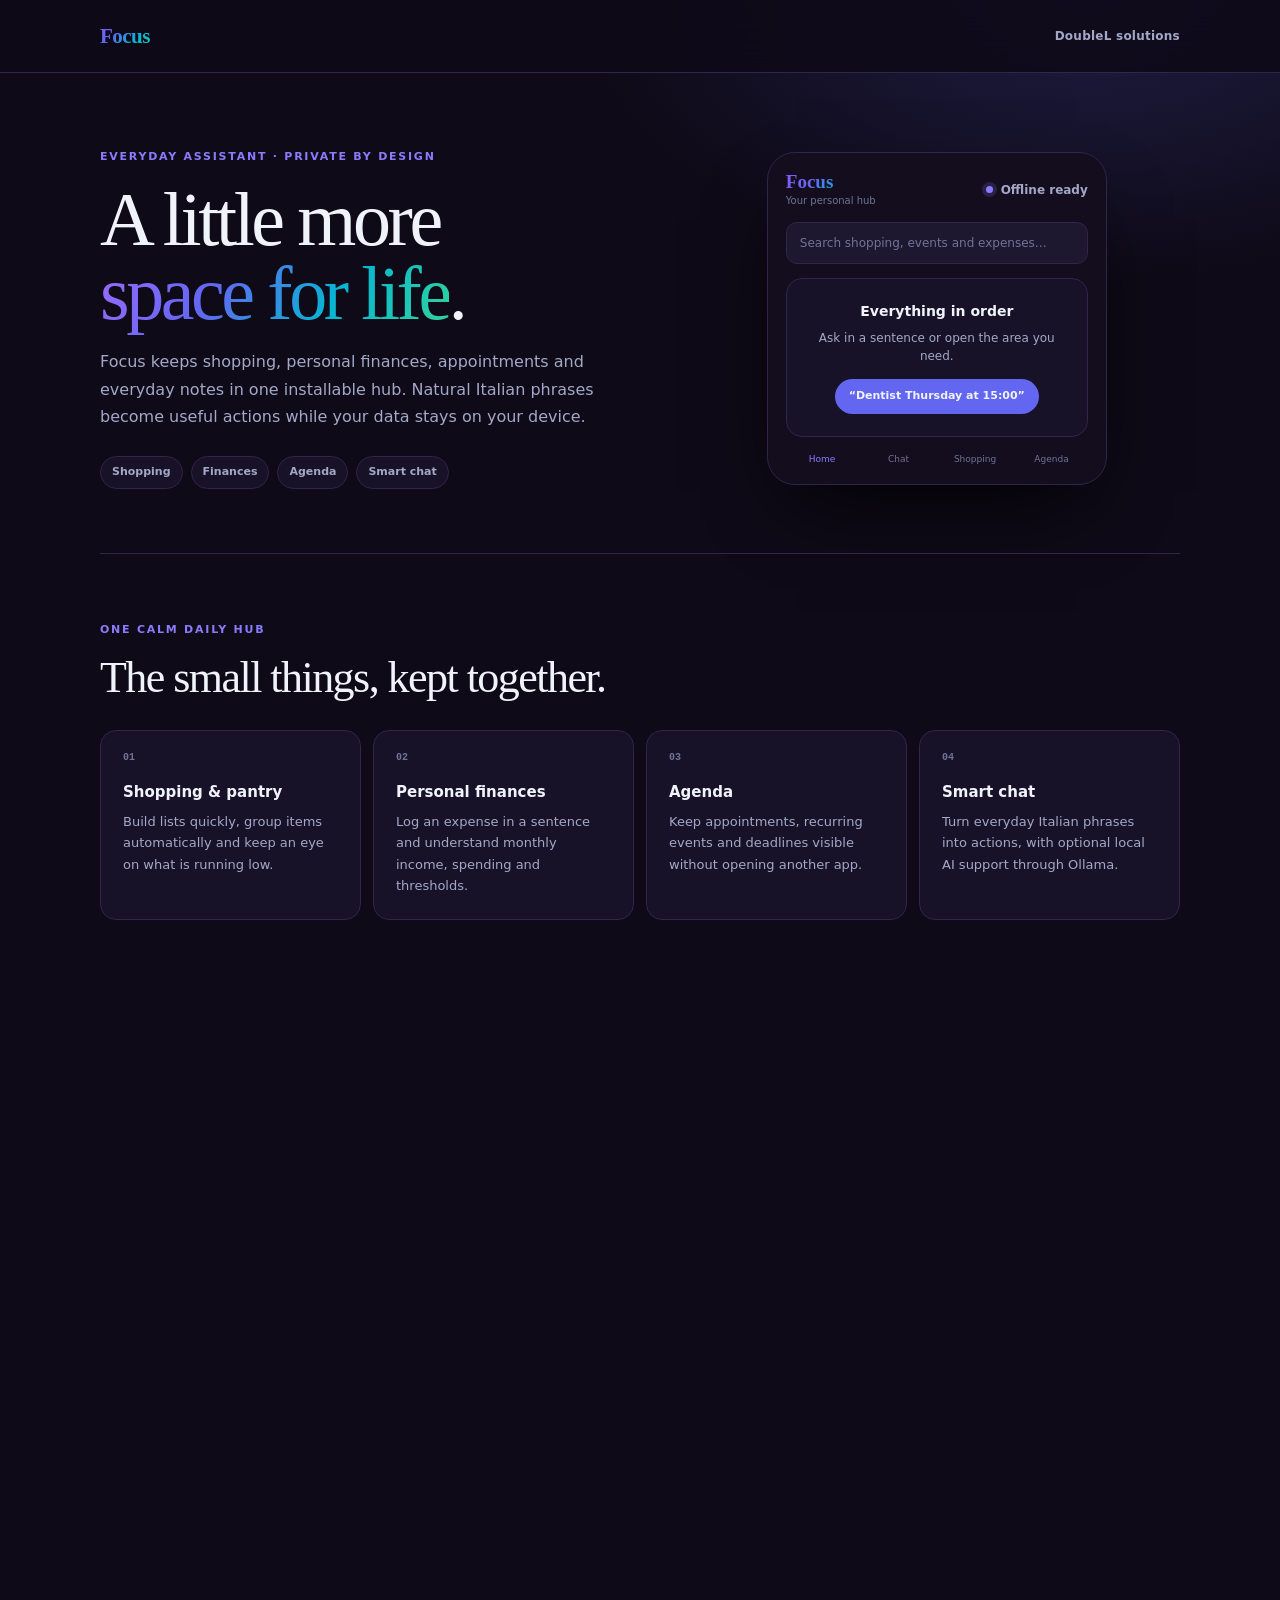
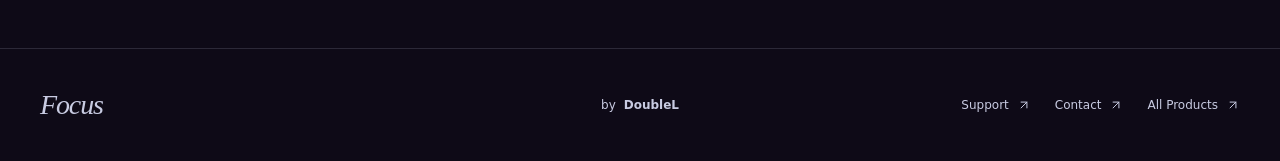
<file: public/focus/index.html>
<!doctype html>
<html lang="en">
<head>
  <meta charset="utf-8">
  <meta name="viewport" content="width=device-width, initial-scale=1">
  <meta name="description" content="Focus brings shopping, finances, appointments and an everyday assistant into one private, installable hub.">
  <title>Focus — DoubleL</title>
  <link rel="stylesheet" href="../assets/product-pages.css">
  <script defer src="../assets/product-pages.js"></script>
  <link rel="stylesheet" href="../assets/ui-icons.css?v=20261024">
  <link rel="stylesheet" href="../assets/product-footer.css">
</head>
<body class="product-page focus-page">
  <header class="site-header">
    <div class="site-shell site-header-inner">
      <strong class="product-brand brand-focus">Focus</strong>
      <a class="all-products" href="https://official.doppiaelletech.workers.dev/#progetti">DoubleL solutions</a>
    </div>
  </header>

  <main class="site-shell">
    <section class="hero" aria-labelledby="page-title">
      <div class="hero-copy">
        <p class="eyebrow">Everyday assistant · Private by design</p>
        <h1 id="page-title">A little more <em>space for life</em>.</h1>
        <p class="lede">Focus keeps shopping, personal finances, appointments and everyday notes in one installable hub. Natural Italian phrases become useful actions while your data stays on your device.</p>
        <div class="tags" aria-label="Focus areas">
          <span class="tag">Shopping</span><span class="tag">Finances</span><span class="tag">Agenda</span><span class="tag">Smart chat</span>
        </div>
      </div>

      <div class="phone" aria-label="Illustrative Focus home screen">
        <div class="phone-head"><div><div class="phone-brand">Focus</div><div class="phone-status">Your personal hub</div></div><span class="status-label">Offline ready</span></div>
        <div class="phone-search">Search shopping, events and expenses…</div>
        <div class="phone-card"><strong>Everything in order</strong><p>Ask in a sentence or open the area you need.</p><span class="phone-prompt">“Dentist Thursday at 15:00”</span></div>
        <div class="phone-nav" aria-hidden="true"><span>Home</span><span>Chat</span><span>Shopping</span><span>Agenda</span></div>
      </div>
    </section>

    <section class="section" aria-labelledby="focus-areas">
      <p class="kicker">One calm daily hub</p>
      <h2 id="focus-areas">The small things, kept together.</h2>
      <div class="feature-grid">
        <article class="feature-card"><span class="index">01</span><h3>Shopping &amp; pantry</h3><p>Build lists quickly, group items automatically and keep an eye on what is running low.</p></article>
        <article class="feature-card"><span class="index">02</span><h3>Personal finances</h3><p>Log an expense in a sentence and understand monthly income, spending and thresholds.</p></article>
        <article class="feature-card"><span class="index">03</span><h3>Agenda</h3><p>Keep appointments, recurring events and deadlines visible without opening another app.</p></article>
        <article class="feature-card"><span class="index">04</span><h3>Smart chat</h3><p>Turn everyday Italian phrases into actions, with optional local AI support through Ollama.</p></article>
      </div>
    </section>

    <section class="section" aria-labelledby="focus-use">
      <p class="kicker">Designed around the device in your hand</p>
      <h2 id="focus-use">Fast to capture. Easy to revisit.</h2>
      <div class="three-grid">
        <article class="info-card"><h3>Say it naturally</h3><p>Write “I spent 30 euros at the supermarket” or “dentist Thursday at 15:00”. Focus recognizes the intent and prepares the right entry.</p></article>
        <article class="info-card"><h3>See the whole day</h3><p>Search, alerts and monthly summaries bring related information back into one dashboard.</p></article>
        <article class="info-card"><h3>Keep it local</h3><p>The installable PWA works offline and stores its data in the browser through IndexedDB.</p></article>
      </div>
    </section>

    <section class="section">
      <div class="cta-panel">
        <div><h2>Try Focus on your phone.</h2><p>The live PWA can be opened in a modern browser, works offline and can be added directly to the home screen.</p></div>
        <a class="button" href="https://doppiaelle.github.io/focus/#/" target="_blank" rel="noopener noreferrer">Open Focus <svg class="ui-arrow" width="24" height="24" viewBox="0 0 24 24" aria-hidden="true" focusable="false"><path d="M7 17 17 7M7 7h10v10"/></svg></a>
      </div>
    </section>
  </main>

  <footer class="product-footer" data-product="focus" aria-label="Product navigation">
    <div class="product-footer-inner">
      <a class="product-footer-brand" href="#page-title" aria-label="Focus, back to top"><span>Focus</span></a>
      <a class="product-footer-by" href="https://official.doppiaelletech.workers.dev/">by <strong>DoubleL</strong></a>
      <nav class="product-footer-links" aria-label="Product links">
        <a href="https://official.doppiaelletech.workers.dev/?product=focus&amp;intent=support&amp;lang=en#contatti">Support <svg width="14" height="14" viewBox="0 0 24 24" aria-hidden="true" focusable="false"><path d="M7 17 17 7M7 7h10v10"/></svg></a>
        <a href="https://official.doppiaelletech.workers.dev/?product=focus&amp;intent=info&amp;lang=en#contatti">Contact <svg width="14" height="14" viewBox="0 0 24 24" aria-hidden="true" focusable="false"><path d="M7 17 17 7M7 7h10v10"/></svg></a>
        <a href="../">All Products <svg width="14" height="14" viewBox="0 0 24 24" aria-hidden="true" focusable="false"><path d="M7 17 17 7M7 7h10v10"/></svg></a>
      </nav>
    </div>
  </footer>
</body>
</html>
</file>
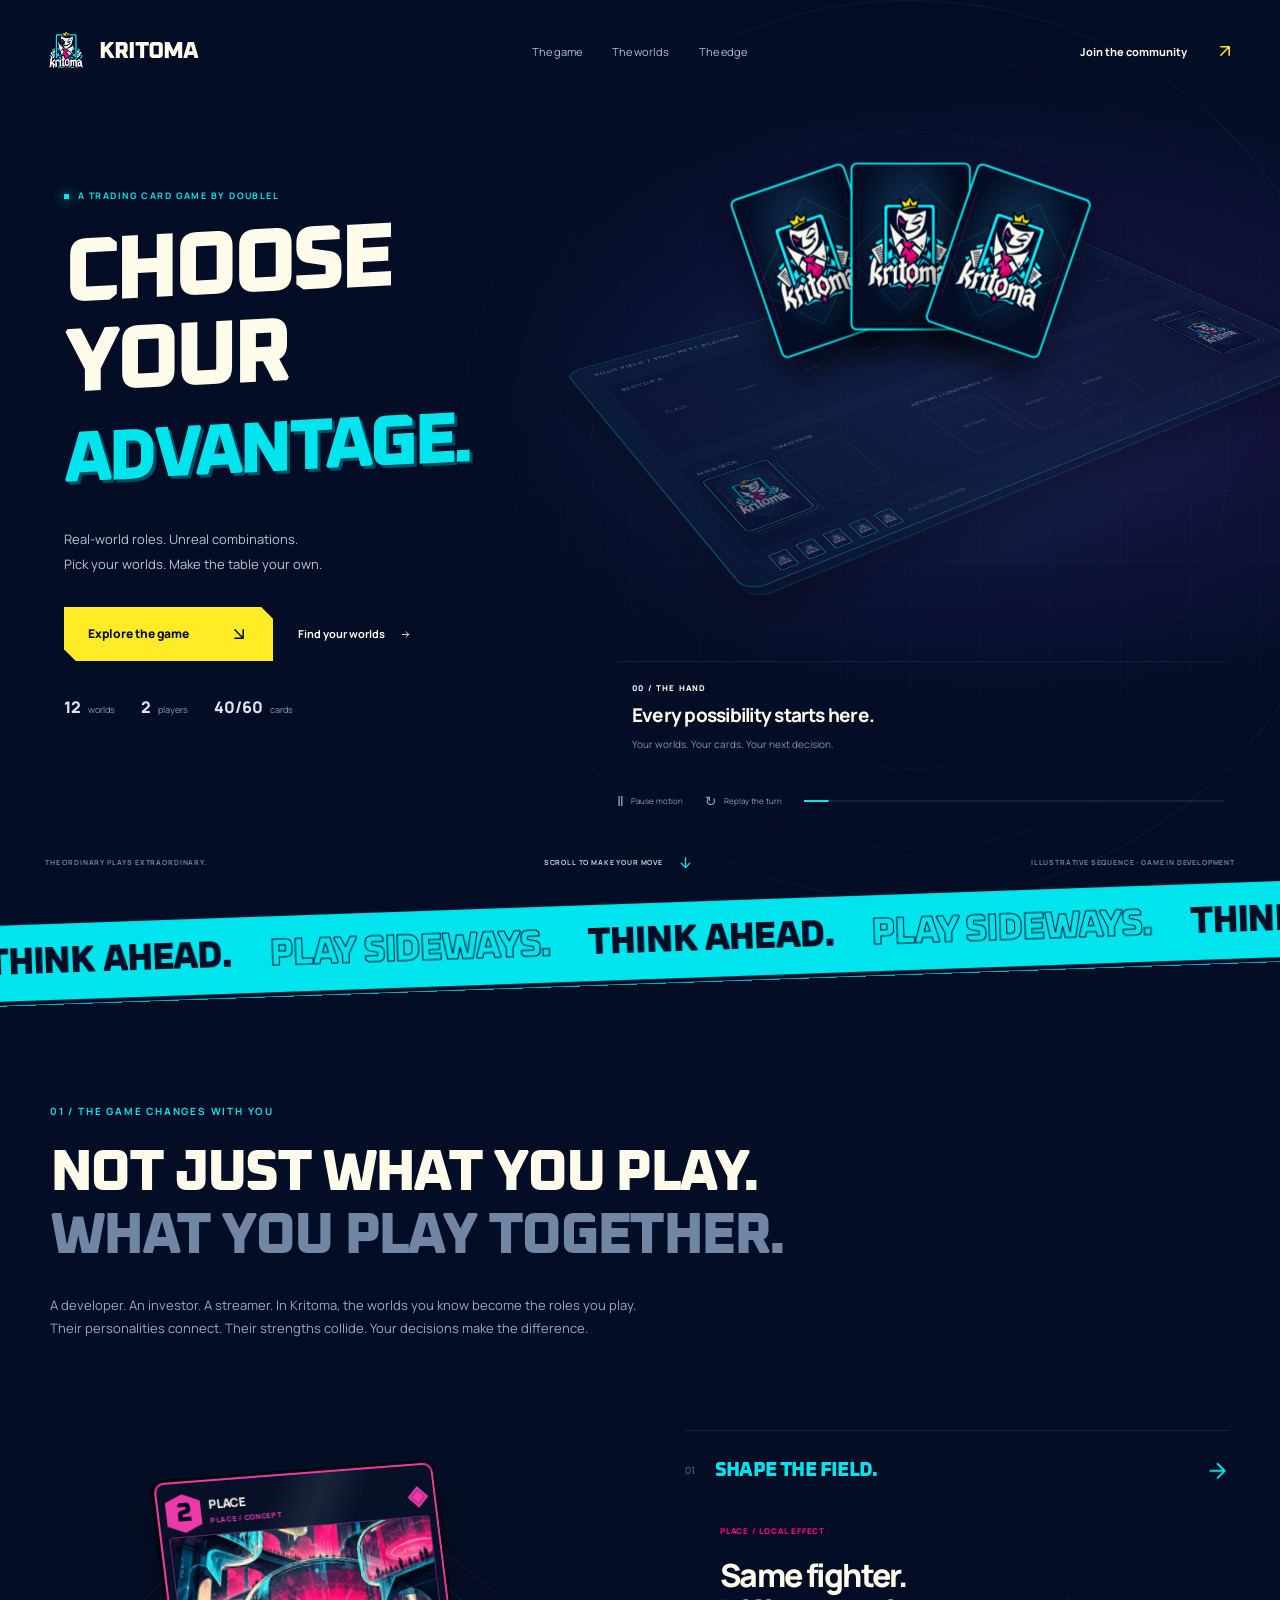
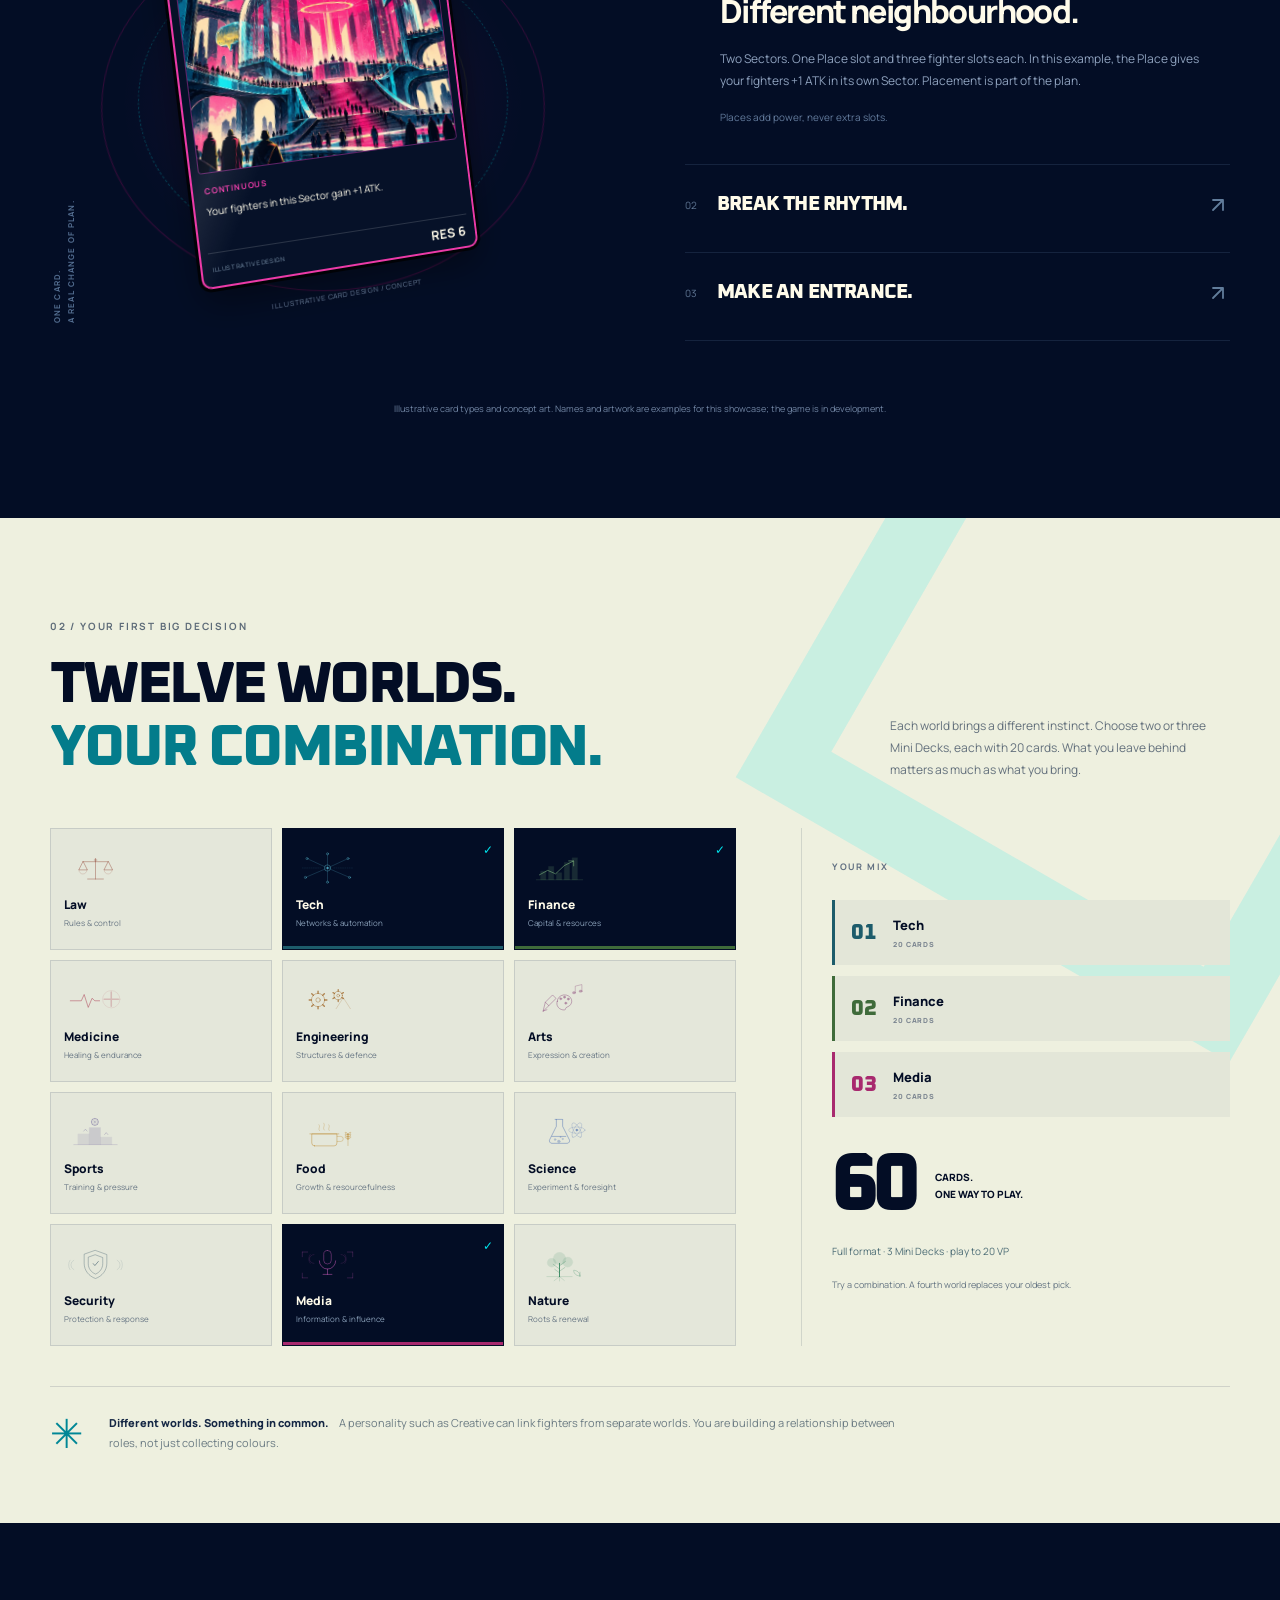
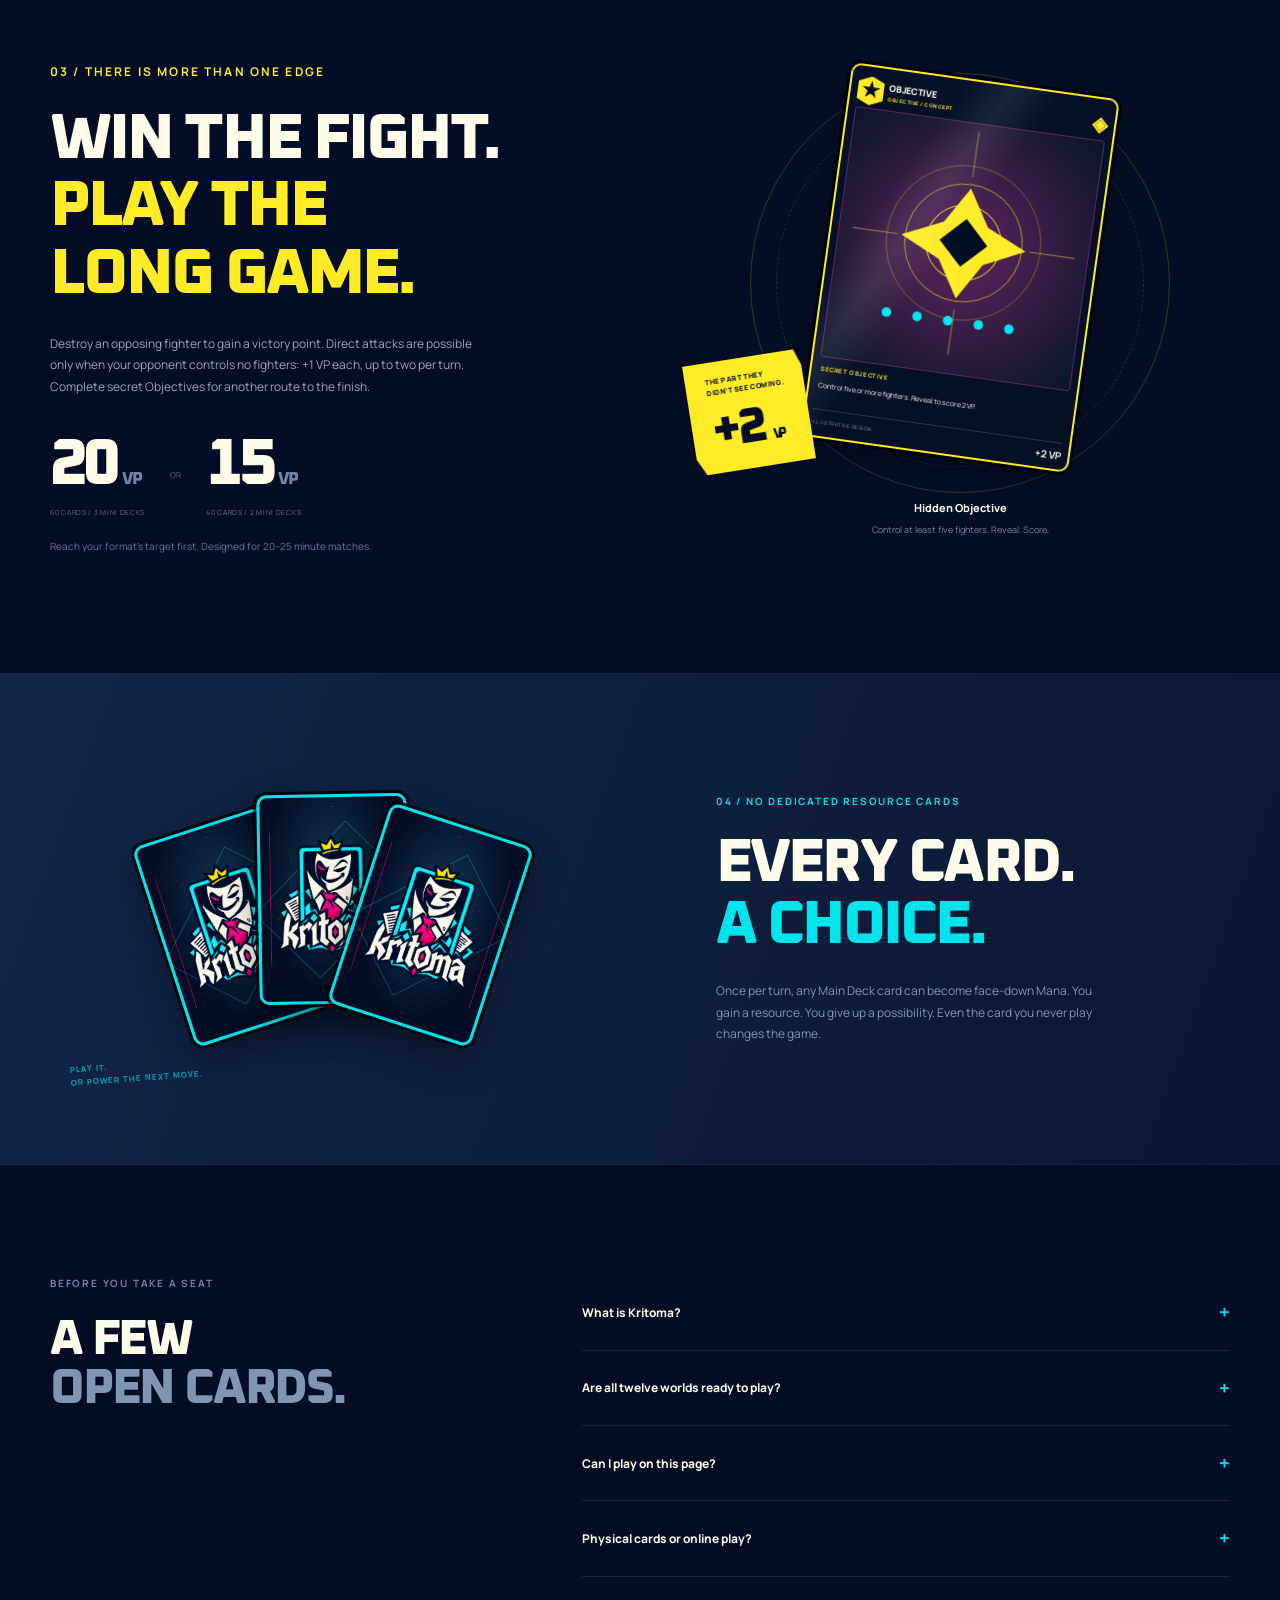
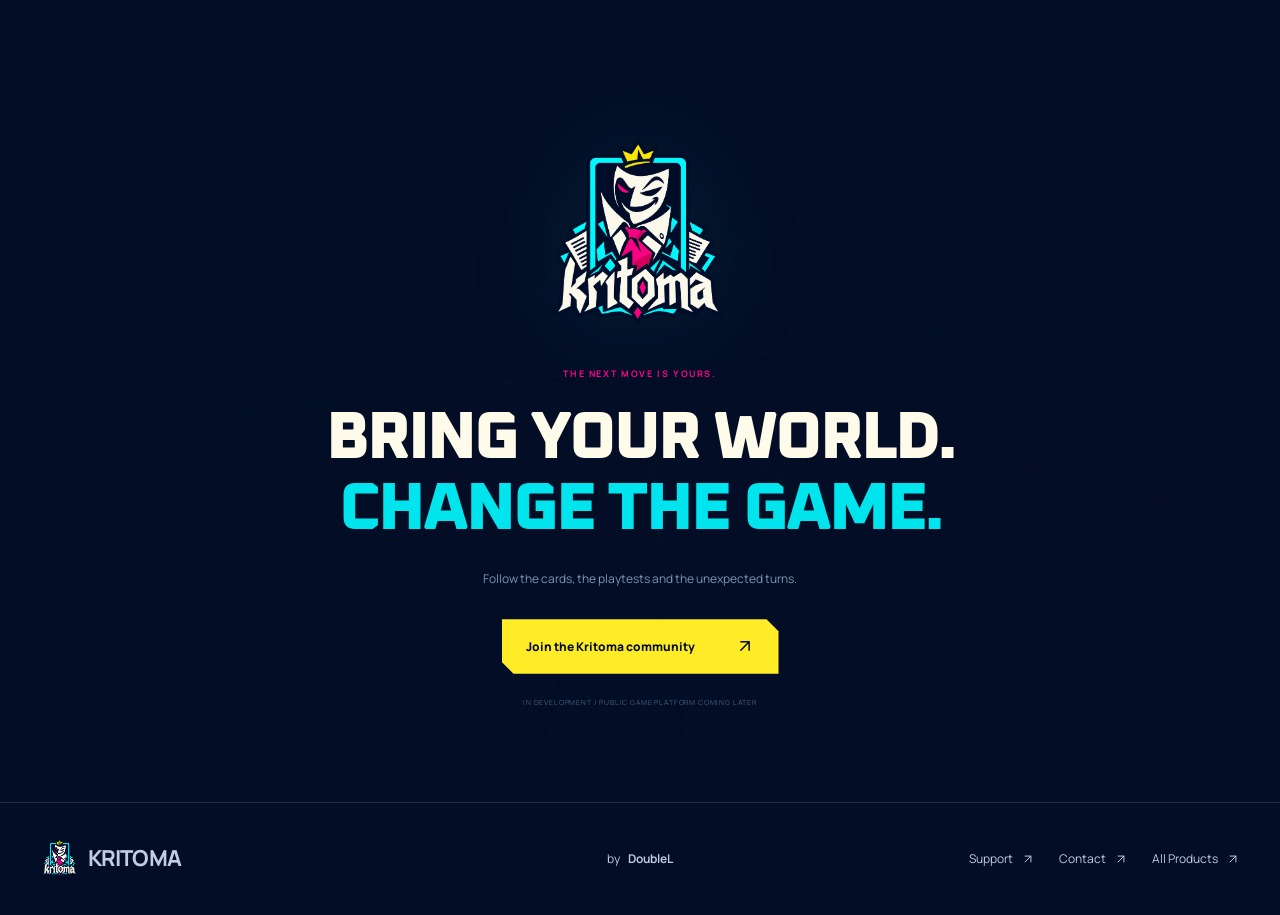
<file: public/kritoma/index.html>
<!doctype html>
<html lang="en">
<head>
  <meta charset="utf-8">
  <meta name="viewport" content="width=device-width, initial-scale=1">
  <meta name="theme-color" content="#030d25">
  <meta name="description" content="Kritoma is a trading card game of real-world roles and unexpected combinations. Choose your worlds, shape the field and play your advantage.">
  <meta property="og:title" content="KRITOMA — Choose your advantage.">
  <meta property="og:description" content="Twelve worlds. Three choices. A completely different game.">
  <meta property="og:image" content="https://doppiaelle.github.io/marketing-advertising/assets/kritoma-logo.png">
  <title>KRITOMA — Choose your advantage.</title>
  <link rel="icon" type="image/png" href="../assets/kritoma-logo.png">
  <link rel="preload" href="../assets/kritoma/extra-art.webp" as="image">
  <link rel="stylesheet" href="../assets/kritoma.css">
  <script defer src="../assets/kritoma.js"></script>
  <noscript><style>.motion-controls{display:none}.world-picker button{pointer-events:none}.chapter-detail[hidden],.story-card[hidden]{display:block!important}.story-card{margin-top:25px}</style></noscript>
  <link rel="stylesheet" href="../assets/ui-icons.css?v=20261024">
  <link rel="stylesheet" href="../assets/product-footer.css">
</head>
<body>
  <a class="skip-link" href="#the-game">Skip to the game</a>
  <header class="site-header">
    <a class="wordmark" href="#top" aria-label="Kritoma, home"><img class="brand-icon" src="../assets/kritoma-logo.png" alt="" width="1254" height="1254">KRITOMA</a>
    <nav aria-label="Main navigation"><a href="#the-game">The game</a><a href="#worlds">The worlds</a><a href="#how-to-win">The edge</a></nav>
    <a class="nav-community" href="https://discord.gg/xs88wxAZjj" target="_blank" rel="noopener noreferrer">Join the community <span aria-hidden="true"><svg class="ui-arrow" width="24" height="24" viewBox="0 0 24 24" aria-hidden="true" focusable="false"><path d="M7 17 17 7M7 7h10v10"/></svg></span></a>
  </header>
  <main>
    <section class="hero" id="top" aria-labelledby="hero-title">
      <div class="hero-grid" aria-hidden="true"></div><div class="hero-orbit" aria-hidden="true"></div>
      <div class="hero-copy"><p class="eyebrow"><span class="live-dot"></span> A TRADING CARD GAME BY DOUBLEL</p><h1 id="hero-title">CHOOSE<br>YOUR<br><span>ADVANTAGE.</span></h1><p class="hero-lede">Real-world roles. Unreal combinations.<br>Pick your worlds. Make the table your own.</p><div class="hero-actions"><a class="button" href="#the-game">Explore the game <span aria-hidden="true"><svg class="ui-arrow" width="24" height="24" viewBox="0 0 24 24" aria-hidden="true" focusable="false"><path d="M7 7 17 17M7 17h10V7"/></svg></span></a><a class="text-link" href="#worlds">Find your worlds <span aria-hidden="true"><svg class="ui-arrow" width="24" height="24" viewBox="0 0 24 24" aria-hidden="true" focusable="false"><path d="M5 12h14m-6-6 6 6-6 6"/></svg></span></a></div><div class="hero-facts"><span><b>12</b> worlds</span><span><b>2</b> players</span><span><b>40/60</b> cards</span></div></div>
      <div class="arena-wrap">
        <div class="arena has-place has-raid has-extra action-resolved phase-extra" data-arena data-step="3" role="img" aria-label="Illustrative Kritoma field: two Sectors, each with one Place and three fighter slots; below, Main Deck, Graveyard, three Action slots, Extra Deck and face-down Mana. An Instant Action resolves to the Graveyard; one Creative fighter and two tokens are sacrificed to summon an Extra Fighter.">
          <div class="arena-backdrop" aria-hidden="true"></div>
          <div class="stage-scaler" aria-hidden="true">
            <div class="table-camera"><div class="table-plane"><div class="table-base"></div><div class="table-lines"></div><div class="table-heading"><span>YOUR FIELD / YOUR NEXT DECISION</span><span>KRITOMA</span></div><div class="sector sector-a" data-zone="sector-a"><span class="sector-title">SECTOR A <i>01—03</i></span><div class="place-slot" data-slot="place">PLACE</div><div class="fighter-slots"><i data-slot="fighter">FIGHTER</i><i data-slot="fighter">FIGHTER</i><i data-slot="fighter">FIGHTER</i></div><div class="sector-aura"></div></div><div class="sector sector-b" data-zone="sector-b"><span class="sector-title">SECTOR B <i>04—06</i></span><div class="place-slot" data-slot="place">PLACE</div><div class="fighter-slots"><i data-slot="fighter">FIGHTER</i><i data-slot="fighter">FIGHTER</i><i data-slot="fighter">FIGHTER</i></div></div><div class="support-zone"><div class="zone-slot deck-zone" data-zone="deck"><span>MAIN DECK</span></div><div class="zone-slot graveyard-zone" data-zone="graveyard"><span>GRAVEYARD</span></div><div class="actions-zone" data-zone="actions"><span>ACTIONS / CONTINUOUS · SET</span><div class="action-slots"><i data-slot="action">ACTION 01</i><i data-slot="action">ACTION 02</i><i data-slot="action">ACTION 03</i></div></div><div class="zone-slot extra-zone" data-zone="extra-deck"><span>EXTRA DECK</span></div></div><div class="game-card table-card place-card"><header><b>2</b><span class="card-name">PLACE<small>PLACE / CONCEPT</small></span><span class="card-symbol">◈</span></header><div class="card-illustration"><img src="../assets/kritoma/place-art.webp" alt="" width="1086" height="1448" draggable="false"></div><div class="card-rule"><b>CONTINUOUS</b>Your fighters in this Sector gain +1 ATK.</div><div class="card-footer"><span>ILLUSTRATIVE DESIGN</span><strong>RES 6</strong></div></div><div class="game-card table-card fighter-card material"><header><b>1</b><span class="card-name">FIGHTER<small>FIGHTER / CONCEPT</small></span><span class="card-symbol">◈</span></header><div class="card-illustration"><svg viewBox="0 0 240 260" aria-hidden="true"><defs><linearGradient id="fighter-glow-table-card-fighter-card-material" x1="0" y1="0" x2="1" y2="1"><stop stop-color="#00e5ed"/><stop offset="1" stop-color="#ff008c"/></linearGradient></defs><path d="m120 16 91 53v106l-91 53-91-53V69Z" fill="none" stroke="#00e5ed" opacity=".3"/><path d="m120 37 69 40v80l-69 40-69-40V77Z" fill="none" stroke="#ff008c" opacity=".6"/><circle cx="120" cy="98" r="28" fill="url(#fighter-glow-table-card-fighter-card-material)"/><path d="M61 196q0-66 59-66t59 66Z" fill="url(#fighter-glow-table-card-fighter-card-material)"/><path d="m119 62 4-22 8 12 15-7-9 23" fill="#ffeb26"/><path d="M60 221h120" stroke="#ffeb26" stroke-width="2"/></svg></div><div class="card-rule"><b>ON ENTRY</b>Summon one 1/1 token.</div><div class="card-footer"><span>ILLUSTRATIVE DESIGN</span><strong>1 / 2</strong></div></div><div class="table-card token token-one material"><span>TOKEN</span><b>◉</b><small>1 / 1</small></div><div class="table-card token token-two material"><span>TOKEN</span><b>◉</b><small>1 / 1</small></div><div class="table-card token token-three"><span>TOKEN</span><b>◉</b><small>1 / 1</small></div><div class="table-card token token-four"><span>TOKEN</span><b>◉</b><small>1 / 1</small></div><div class="table-card token token-five"><span>TOKEN</span><b>◉</b><small>1 / 1</small></div><div class="game-card table-card extra-field-card"><header><b>3</b><span class="card-name">EXTRA FIGHTER<small>EXTRA FIGHTER / CONCEPT</small></span><span class="card-symbol">◈</span></header><div class="card-illustration"><img src="../assets/kritoma/extra-art.webp" alt="" width="1086" height="1448" draggable="false"></div><div class="card-rule"><b>3 MATERIALS / 1 CREATIVE</b>Your fighters gain +1 ATK. On entry: summon two tokens.</div><div class="card-footer"><span>ILLUSTRATIVE DESIGN</span><strong>4 / 5</strong></div></div><div class="game-card table-card graveyard-action"><header><b>2</b><span class="card-name">ACTION<small>ACTION / CONCEPT</small></span><span class="card-symbol">◈</span></header><div class="card-illustration"><img src="../assets/kritoma/action-art.webp" alt="" width="1086" height="1448" draggable="false"></div><div class="card-rule"><b>INSTANT</b>Summon two 1/1 tokens.</div><div class="card-footer"><span>ILLUSTRATIVE DESIGN</span><strong>INSTANT</strong></div></div><div class="game-card table-card graveyard-fighter"><header><b>1</b><span class="card-name">FIGHTER<small>FIGHTER / CONCEPT</small></span><span class="card-symbol">◈</span></header><div class="card-illustration"><svg viewBox="0 0 240 260" aria-hidden="true"><defs><linearGradient id="fighter-glow-graveyard" x1="0" y1="0" x2="1" y2="1"><stop stop-color="#00e5ed"/><stop offset="1" stop-color="#ff008c"/></linearGradient></defs><path d="m120 16 91 53v106l-91 53-91-53V69Z" fill="none" stroke="#00e5ed" opacity=".3"/><path d="m120 37 69 40v80l-69 40-69-40V77Z" fill="none" stroke="#ff008c" opacity=".6"/><circle cx="120" cy="98" r="28" fill="url(#fighter-glow-graveyard)"/><path d="M61 196q0-66 59-66t59 66Z" fill="url(#fighter-glow-graveyard)"/><path d="m119 62 4-22 8 12 15-7-9 23" fill="#ffeb26"/><path d="M60 221h120" stroke="#ffeb26" stroke-width="2"/></svg></div><div class="card-rule"><b>ON ENTRY</b>Summon one 1/1 token.</div><div class="card-footer"><span>ILLUSTRATIVE DESIGN</span><strong>1 / 2</strong></div></div><div class="deck-stack main-stack"><div class="card-back"><img src="../assets/kritoma-logo.png" alt="" width="1254" height="1254" draggable="false"></div></div><div class="deck-stack extra-stack"><div class="card-back"><img src="../assets/kritoma-logo.png" alt="" width="1254" height="1254" draggable="false"></div></div><div class="mana-row" data-zone="mana"><span>FACE-DOWN MANA</span><div class="card-back"><img src="../assets/kritoma-logo.png" alt="" width="1254" height="1254" draggable="false"></div><div class="card-back"><img src="../assets/kritoma-logo.png" alt="" width="1254" height="1254" draggable="false"></div><div class="card-back"><img src="../assets/kritoma-logo.png" alt="" width="1254" height="1254" draggable="false"></div><div class="card-back"><img src="../assets/kritoma-logo.png" alt="" width="1254" height="1254" draggable="false"></div><div class="card-back"><img src="../assets/kritoma-logo.png" alt="" width="1254" height="1254" draggable="false"></div></div></div></div>
            <div class="dealt-cards"><div class="card-back"><img src="../assets/kritoma-logo.png" alt="" width="1254" height="1254" draggable="false"></div><div class="card-back"><img src="../assets/kritoma-logo.png" alt="" width="1254" height="1254" draggable="false"></div><div class="card-back"><img src="../assets/kritoma-logo.png" alt="" width="1254" height="1254" draggable="false"></div></div>
            <div class="action-flight"><div class="game-card "><header><b>2</b><span class="card-name">ACTION<small>ACTION / CONCEPT</small></span><span class="card-symbol">◈</span></header><div class="card-illustration"><img src="../assets/kritoma/action-art.webp" alt="" width="1086" height="1448" draggable="false"></div><div class="card-rule"><b>INSTANT</b>Summon two 1/1 tokens.</div><div class="card-footer"><span>ILLUSTRATIVE DESIGN</span><strong>INSTANT</strong></div></div><span>CHANGE THE EQUATION.</span></div><div class="extra-flight"><div class="game-card "><header><b>3</b><span class="card-name">EXTRA FIGHTER<small>EXTRA FIGHTER / CONCEPT</small></span><span class="card-symbol">◈</span></header><div class="card-illustration"><img src="../assets/kritoma/extra-art.webp" alt="" width="1086" height="1448" draggable="false"></div><div class="card-rule"><b>3 MATERIALS / 1 CREATIVE</b>Your fighters gain +1 ATK. On entry: summon two tokens.</div><div class="card-footer"><span>ILLUSTRATIVE DESIGN</span><strong>4 / 5</strong></div></div><span>THREE MATERIALS. ONE BIG ENTRANCE.</span></div><div class="impact-ring"></div><div class="action-slash"></div><div class="summon-sigil"><i></i><i></i><i></i></div>
          </div>
          <canvas class="arena-fx" aria-hidden="true"></canvas>
        </div>
        <div class="arena-information"><div class="arena-caption" aria-hidden="true"><span class="caption-index" data-scene-number>03 / EXTRA</span><strong data-scene-title>A different kind of power.</strong><p data-scene-description>One Creative fighter and two tokens become an Extra. No victory points are awarded.</p></div>
        <div class="motion-controls"><button type="button" data-motion-toggle aria-label="Pause the opening sequence">Ⅱ <span>Pause motion</span></button><button type="button" data-motion-replay aria-label="Replay the opening sequence">↻ <span>Replay the turn</span></button><span class="motion-progress" aria-hidden="true"><i></i></span></div></div>
      </div>
      <div class="hero-bottom"><span>THE ORDINARY PLAYS EXTRAORDINARY.</span><a href="#the-game">SCROLL TO MAKE YOUR MOVE <span aria-hidden="true"><svg class="ui-arrow" width="24" height="24" viewBox="0 0 24 24" aria-hidden="true" focusable="false"><path d="M12 5v14m-6-6 6 6 6-6"/></svg></span></a><span>ILLUSTRATIVE SEQUENCE · GAME IN DEVELOPMENT</span></div>
    </section>
    <div class="statement-strip" aria-hidden="true"><div>THINK AHEAD. <span>PLAY SIDEWAYS.</span> THINK AHEAD. <span>PLAY SIDEWAYS.</span> THINK AHEAD. <span>PLAY SIDEWAYS.</span></div></div>
    <section class="the-game section-shell" id="the-game" aria-labelledby="game-title">
      <div class="section-head reveal"><p class="eyebrow">01 / THE GAME CHANGES WITH YOU</p><h2 id="game-title">NOT JUST WHAT YOU PLAY.<br><span>WHAT YOU PLAY TOGETHER.</span></h2><p>A developer. An investor. A streamer. In Kritoma, the worlds you know become the roles you play. Their personalities connect. Their strengths collide. Your decisions make the difference.</p></div>
      <div class="chain-layout"><div class="card-theatre reveal"><div class="theatre-target" aria-hidden="true"></div><div class="story-card" id="card-place" role="img" aria-label="Illustrative Place card, with generic concept art"><div class="game-card "><header><b>2</b><span class="card-name">PLACE<small>PLACE / CONCEPT</small></span><span class="card-symbol">◈</span></header><div class="card-illustration"><img src="../assets/kritoma/place-art.webp" alt="" width="1086" height="1448" draggable="false"></div><div class="card-rule"><b>CONTINUOUS</b>Your fighters in this Sector gain +1 ATK.</div><div class="card-footer"><span>ILLUSTRATIVE DESIGN</span><strong>RES 6</strong></div></div><span class="card-caption">ILLUSTRATIVE CARD DESIGN / CONCEPT</span></div><div class="story-card" id="card-raid" hidden role="img" aria-label="Illustrative Instant Action card, with generic concept art"><div class="game-card "><header><b>2</b><span class="card-name">ACTION<small>ACTION / CONCEPT</small></span><span class="card-symbol">◈</span></header><div class="card-illustration"><img src="../assets/kritoma/action-art.webp" alt="" width="1086" height="1448" draggable="false"></div><div class="card-rule"><b>INSTANT</b>Summon two 1/1 tokens.</div><div class="card-footer"><span>ILLUSTRATIVE DESIGN</span><strong>INSTANT</strong></div></div><span class="card-caption">ILLUSTRATIVE CARD DESIGN / CONCEPT</span></div><div class="story-card" id="card-extra" hidden role="img" aria-label="Illustrative Extra Fighter card, with generic concept art"><div class="game-card "><header><b>3</b><span class="card-name">EXTRA FIGHTER<small>EXTRA FIGHTER / CONCEPT</small></span><span class="card-symbol">◈</span></header><div class="card-illustration"><img src="../assets/kritoma/extra-art.webp" alt="" width="1086" height="1448" draggable="false"></div><div class="card-rule"><b>3 MATERIALS / 1 CREATIVE</b>Your fighters gain +1 ATK. On entry: summon two tokens.</div><div class="card-footer"><span>ILLUSTRATIVE DESIGN</span><strong>4 / 5</strong></div></div><span class="card-caption">ILLUSTRATIVE CARD DESIGN / CONCEPT</span></div><span class="theatre-label" aria-hidden="true">ONE CARD.<br>A REAL CHANGE OF PLAN.</span></div><div class="chapter-list reveal" aria-label="Explore three card interactions">
        <article class="chapter active" data-chapter="place"><button type="button" aria-expanded="true" aria-controls="detail-place card-place"><span>01</span><b>SHAPE THE FIELD.</b><i aria-hidden="true"><svg class="ui-arrow" width="24" height="24" viewBox="0 0 24 24" aria-hidden="true" focusable="false"><path d="M7 17 17 7M7 7h10v10"/></svg></i></button><div class="chapter-detail" id="detail-place"><span class="type-label">PLACE / LOCAL EFFECT</span><h3>Same fighter.<br>Different neighbourhood.</h3><p>Two Sectors. One Place slot and three fighter slots each. In this example, the Place gives your fighters +1 ATK in its own Sector. Placement is part of the plan.</p><small>Places add power, never extra slots.</small></div></article>
        <article class="chapter" data-chapter="raid"><button type="button" aria-expanded="false" aria-controls="detail-raid card-raid"><span>02</span><b>BREAK THE RHYTHM.</b><i aria-hidden="true"><svg class="ui-arrow" width="24" height="24" viewBox="0 0 24 24" aria-hidden="true" focusable="false"><path d="M7 17 17 7M7 7h10v10"/></svg></i></button><div class="chapter-detail" id="detail-raid" hidden><span class="type-label">INSTANT ACTION</span><h3>One card.<br>Two new problems.</h3><p>This Instant Action summons two 1/1 tokens. It resolves during Main Phase, then goes straight to the Graveyard. The three Action slots are for Continuous and Set Actions; this Instant Action never occupies one.</p><small>Newly summoned tokens wait until a later turn to attack.</small></div></article>
        <article class="chapter" data-chapter="extra"><button type="button" aria-expanded="false" aria-controls="detail-extra card-extra"><span>03</span><b>MAKE AN ENTRANCE.</b><i aria-hidden="true"><svg class="ui-arrow" width="24" height="24" viewBox="0 0 24 24" aria-hidden="true" focusable="false"><path d="M7 17 17 7M7 7h10v10"/></svg></i></button><div class="chapter-detail" id="detail-extra" hidden><span class="type-label">EXTRA FIGHTER / SACRIFICE</span><h3>Sometimes less<br>is a lot more.</h3><p>In this example, one Creative fighter and two tokens pay the three-material requirement. The fighter goes to the Graveyard; the tokens disappear. The Extra arrives from the Extra Deck, summons two tokens and gives your fighters +1 ATK.</p><small>Sacrifices award no victory points. Tokens occupy fighter slots, but have no personality.</small></div></article>
      </div></div><p class="art-note">Illustrative card types and concept art. Names and artwork are examples for this showcase; the game is in development.</p>
    </section>
    <section class="worlds-section" id="worlds" aria-labelledby="worlds-title"><div class="section-shell"><div class="worlds-heading reveal"><div><p class="eyebrow">02 / YOUR FIRST BIG DECISION</p><h2 id="worlds-title">TWELVE WORLDS.<br><span>YOUR COMBINATION.</span></h2></div><p>Each world brings a different instinct. Choose two or three Mini Decks, each with 20 cards. What you leave behind matters as much as what you bring.</p></div><div class="world-workbench reveal"><div class="world-picker" aria-label="Choose up to three worlds"><button type="button" class="world-choice" data-world="law" data-name="Law" style="--world-color:#8a3324" aria-pressed="false"><svg viewBox="0 0 400 240" aria-hidden="true"><use href="../assets/kritoma-worlds.svg#law"/></svg><b>Law</b><small>Rules &amp; control</small><span class="choice-check" aria-hidden="true">✓</span></button><button type="button" class="world-choice" data-world="tech" data-name="Tech" style="--world-color:#1d5c6b" aria-pressed="true"><svg viewBox="0 0 400 240" aria-hidden="true"><use href="../assets/kritoma-worlds.svg#tech"/></svg><b>Tech</b><small>Networks &amp; automation</small><span class="choice-check" aria-hidden="true">✓</span></button><button type="button" class="world-choice" data-world="finance" data-name="Finance" style="--world-color:#3f6b3a" aria-pressed="true"><svg viewBox="0 0 400 240" aria-hidden="true"><use href="../assets/kritoma-worlds.svg#finance"/></svg><b>Finance</b><small>Capital &amp; resources</small><span class="choice-check" aria-hidden="true">✓</span></button><button type="button" class="world-choice" data-world="medicine" data-name="Medicine" style="--world-color:#a8324a" aria-pressed="false"><svg viewBox="0 0 400 240" aria-hidden="true"><use href="../assets/kritoma-worlds.svg#medicine"/></svg><b>Medicine</b><small>Healing &amp; endurance</small><span class="choice-check" aria-hidden="true">✓</span></button><button type="button" class="world-choice" data-world="engineering" data-name="Engineering" style="--world-color:#9a5b17" aria-pressed="false"><svg viewBox="0 0 400 240" aria-hidden="true"><use href="../assets/kritoma-worlds.svg#engineering"/></svg><b>Engineering</b><small>Structures &amp; defence</small><span class="choice-check" aria-hidden="true">✓</span></button><button type="button" class="world-choice" data-world="arts" data-name="Arts" style="--world-color:#7d2f6b" aria-pressed="false"><svg viewBox="0 0 400 240" aria-hidden="true"><use href="../assets/kritoma-worlds.svg#arts"/></svg><b>Arts</b><small>Expression &amp; creation</small><span class="choice-check" aria-hidden="true">✓</span></button><button type="button" class="world-choice" data-world="sports" data-name="Sports" style="--world-color:#4a3a86" aria-pressed="false"><svg viewBox="0 0 400 240" aria-hidden="true"><use href="../assets/kritoma-worlds.svg#sports"/></svg><b>Sports</b><small>Training &amp; pressure</small><span class="choice-check" aria-hidden="true">✓</span></button><button type="button" class="world-choice" data-world="food" data-name="Food" style="--world-color:#b3760f" aria-pressed="false"><svg viewBox="0 0 400 240" aria-hidden="true"><use href="../assets/kritoma-worlds.svg#food"/></svg><b>Food</b><small>Growth &amp; resourcefulness</small><span class="choice-check" aria-hidden="true">✓</span></button><button type="button" class="world-choice" data-world="science" data-name="Science" style="--world-color:#2a55a8" aria-pressed="false"><svg viewBox="0 0 400 240" aria-hidden="true"><use href="../assets/kritoma-worlds.svg#science"/></svg><b>Science</b><small>Experiment &amp; foresight</small><span class="choice-check" aria-hidden="true">✓</span></button><button type="button" class="world-choice" data-world="security" data-name="Security" style="--world-color:#4a6472" aria-pressed="false"><svg viewBox="0 0 400 240" aria-hidden="true"><use href="../assets/kritoma-worlds.svg#security"/></svg><b>Security</b><small>Protection &amp; response</small><span class="choice-check" aria-hidden="true">✓</span></button><button type="button" class="world-choice" data-world="media" data-name="Media" style="--world-color:#a8296e" aria-pressed="true"><svg viewBox="0 0 400 240" aria-hidden="true"><use href="../assets/kritoma-worlds.svg#media"/></svg><b>Media</b><small>Information &amp; influence</small><span class="choice-check" aria-hidden="true">✓</span></button><button type="button" class="world-choice" data-world="nature" data-name="Nature" style="--world-color:#1e7a4e" aria-pressed="false"><svg viewBox="0 0 400 240" aria-hidden="true"><use href="../assets/kritoma-worlds.svg#nature"/></svg><b>Nature</b><small>Roots &amp; renewal</small><span class="choice-check" aria-hidden="true">✓</span></button></div><aside class="deck-preview" aria-labelledby="deck-preview-title"><span class="eyebrow" id="deck-preview-title">YOUR MIX</span><div class="selected-decks" data-selected-decks><div style="--deck-color:#1d5c6b"><b>01</b><span>Tech<small>20 CARDS</small></span></div><div style="--deck-color:#3f6b3a"><b>02</b><span>Finance<small>20 CARDS</small></span></div><div style="--deck-color:#a8296e"><b>03</b><span>Media<small>20 CARDS</small></span></div></div><div class="deck-total"><strong data-deck-total>60</strong><span>CARDS.<br>ONE WAY TO PLAY.</span></div><p class="deck-format" data-deck-format>Full format · 3 Mini Decks · play to 20 VP</p><p class="selection-hint">Try a combination. A fourth world replaces your oldest pick.</p><p class="sr-only" role="status" aria-live="polite" data-world-status></p></aside></div><div class="world-insight"><span aria-hidden="true">✳</span><p><b>Different worlds. Something in common.</b> A personality such as Creative can link fighters from separate worlds. You are building a relationship between roles, not just collecting colours.</p></div></div></section>
    <section class="edge-section section-shell" id="how-to-win" aria-labelledby="edge-title"><div class="edge-copy reveal"><p class="eyebrow">03 / THERE IS MORE THAN ONE EDGE</p><h2 id="edge-title">WIN THE FIGHT.<br><span>PLAY THE<br>LONG GAME.</span></h2><p>Destroy an opposing fighter to gain a victory point. Direct attacks are possible only when your opponent controls no fighters: +1 VP each, up to two per turn. Complete secret Objectives for another route to the finish.</p><div class="format-score"><div><strong>20<span>VP</span></strong><small>60 CARDS / 3 MINI DECKS</small></div><span class="score-or">OR</span><div><strong>15<span>VP</span></strong><small>40 CARDS / 2 MINI DECKS</small></div></div><p class="format-note">Reach your format’s target first. Designed for 20–25 minute matches.</p></div><div class="objective-scene reveal"><div class="objective-orbit" aria-hidden="true"></div><div class="game-card "><header><b>★</b><span class="card-name">OBJECTIVE<small>OBJECTIVE / CONCEPT</small></span><span class="card-symbol">◈</span></header><div class="card-illustration"><svg viewBox="0 0 240 260" aria-hidden="true"><g fill="none" stroke="#ffeb26"><circle cx="120" cy="124" r="80" opacity=".3"/><circle cx="120" cy="124" r="61" opacity=".6"/><circle cx="120" cy="124" r="39"/><path d="M120 8v47m0 139v47M4 124h47m138 0h47" opacity=".5"/></g><path d="m120 67 23 38 42 19-42 20-23 38-23-38-42-20 42-19Z" fill="#ffeb26"/><path d="m120 99 25 25-25 25-25-25Z" fill="#030d25"/><g fill="#00e5ed"><circle cx="51" cy="206" r="5"/><circle cx="83" cy="206" r="5"/><circle cx="115" cy="206" r="5"/><circle cx="147" cy="206" r="5"/><circle cx="179" cy="206" r="5"/></g></svg></div><div class="card-rule"><b>SECRET OBJECTIVE</b>Control five or more fighters. Reveal to score 2 VP.</div><div class="card-footer"><span>ILLUSTRATIVE DESIGN</span><strong>+2 VP</strong></div></div><div class="objective-stamp"><span>THE PART THEY<br>DIDN’T SEE COMING.</span><strong>+2 <small>VP</small></strong></div><p>Hidden Objective<br><span>Control at least five fighters. Reveal. Score.</span></p></div></section>
    <section class="mana-section"><div class="section-shell mana-layout"><div class="mana-art reveal" role="img" aria-label="Three face-down Kritoma cards representing Mana"><div class="card-back"><img src="../assets/kritoma-logo.png" alt="" width="1254" height="1254" draggable="false"></div><div class="card-back"><img src="../assets/kritoma-logo.png" alt="" width="1254" height="1254" draggable="false"></div><div class="card-back"><img src="../assets/kritoma-logo.png" alt="" width="1254" height="1254" draggable="false"></div><span>PLAY IT.<br>OR POWER THE NEXT MOVE.</span></div><div class="mana-copy reveal"><p class="eyebrow">04 / NO DEDICATED RESOURCE CARDS</p><h2>EVERY CARD.<br><span>A CHOICE.</span></h2><p>Once per turn, any Main Deck card can become face-down Mana. You gain a resource. You give up a possibility. Even the card you never play changes the game.</p></div></div></section>
    <section class="faq-section section-shell" aria-labelledby="faq-title"><div class="reveal"><p class="eyebrow">BEFORE YOU TAKE A SEAT</p><h2 id="faq-title">A FEW<br><span>OPEN CARDS.</span></h2></div><div class="faq-list reveal"><details><summary>What is Kritoma?</summary><p>A trading card game built around twelve real-world disciplines. Combine Mini Decks, deploy fighters into two Sectors and pursue victory through combat, card effects and secret Objectives.</p></details><details><summary>Are all twelve worlds ready to play?</summary><p>Twelve worlds define the game’s identity. Mini Decks, artwork and balance are at different stages of development. The world selector above explores the concept; it is not the game’s deckbuilder or a promise that every combination is currently available.</p></details><details><summary>Can I play on this page?</summary><p>This is the Kritoma showcase. The opening sequence illustrates card types and rules; it is not a playable match. The public game platform will be linked here when it is ready. For now, follow development and playtests with the community.</p></details><details><summary>Physical cards or online play?</summary><p>The project includes both printable cards and an online two-player application. The rules and card catalogue are being developed together. Join the community to follow what comes next.</p></details></div></section>
    <section class="closing" aria-labelledby="closing-title"><div class="closing-rays" aria-hidden="true"></div><img src="../assets/kritoma-logo.png" alt="Kritoma crowned mask logo" width="1254" height="1254" loading="lazy"><p class="eyebrow">THE NEXT MOVE IS YOURS.</p><h2 id="closing-title">BRING YOUR WORLD.<br><span>CHANGE THE GAME.</span></h2><p>Follow the cards, the playtests and the unexpected turns.</p><a class="button" href="https://discord.gg/xs88wxAZjj" target="_blank" rel="noopener noreferrer">Join the Kritoma community <span aria-hidden="true"><svg class="ui-arrow" width="24" height="24" viewBox="0 0 24 24" aria-hidden="true" focusable="false"><path d="M7 17 17 7M7 7h10v10"/></svg></span></a><small>IN DEVELOPMENT / PUBLIC GAME PLATFORM COMING LATER</small></section>
  </main>
  <footer class="product-footer" data-product="kritoma" aria-label="Product navigation">
    <div class="product-footer-inner">
      <a class="product-footer-brand" href="#top" aria-label="KRITOMA, back to top"><img src="../assets/kritoma-logo.png" width="40" height="40" alt="" loading="lazy" decoding="async"><span>KRITOMA</span></a>
      <a class="product-footer-by" href="https://official.doppiaelletech.workers.dev/">by <strong>DoubleL</strong></a>
      <nav class="product-footer-links" aria-label="Product links">
        <a href="https://official.doppiaelletech.workers.dev/?product=kritoma&amp;intent=support&amp;lang=en#contatti">Support <svg width="14" height="14" viewBox="0 0 24 24" aria-hidden="true" focusable="false"><path d="M7 17 17 7M7 7h10v10"/></svg></a>
        <a href="https://official.doppiaelletech.workers.dev/?product=kritoma&amp;intent=info&amp;lang=en#contatti">Contact <svg width="14" height="14" viewBox="0 0 24 24" aria-hidden="true" focusable="false"><path d="M7 17 17 7M7 7h10v10"/></svg></a>
        <a href="../">All Products <svg width="14" height="14" viewBox="0 0 24 24" aria-hidden="true" focusable="false"><path d="M7 17 17 7M7 7h10v10"/></svg></a>
      </nav>
    </div>
  </footer>
</body>
</html>
</file>
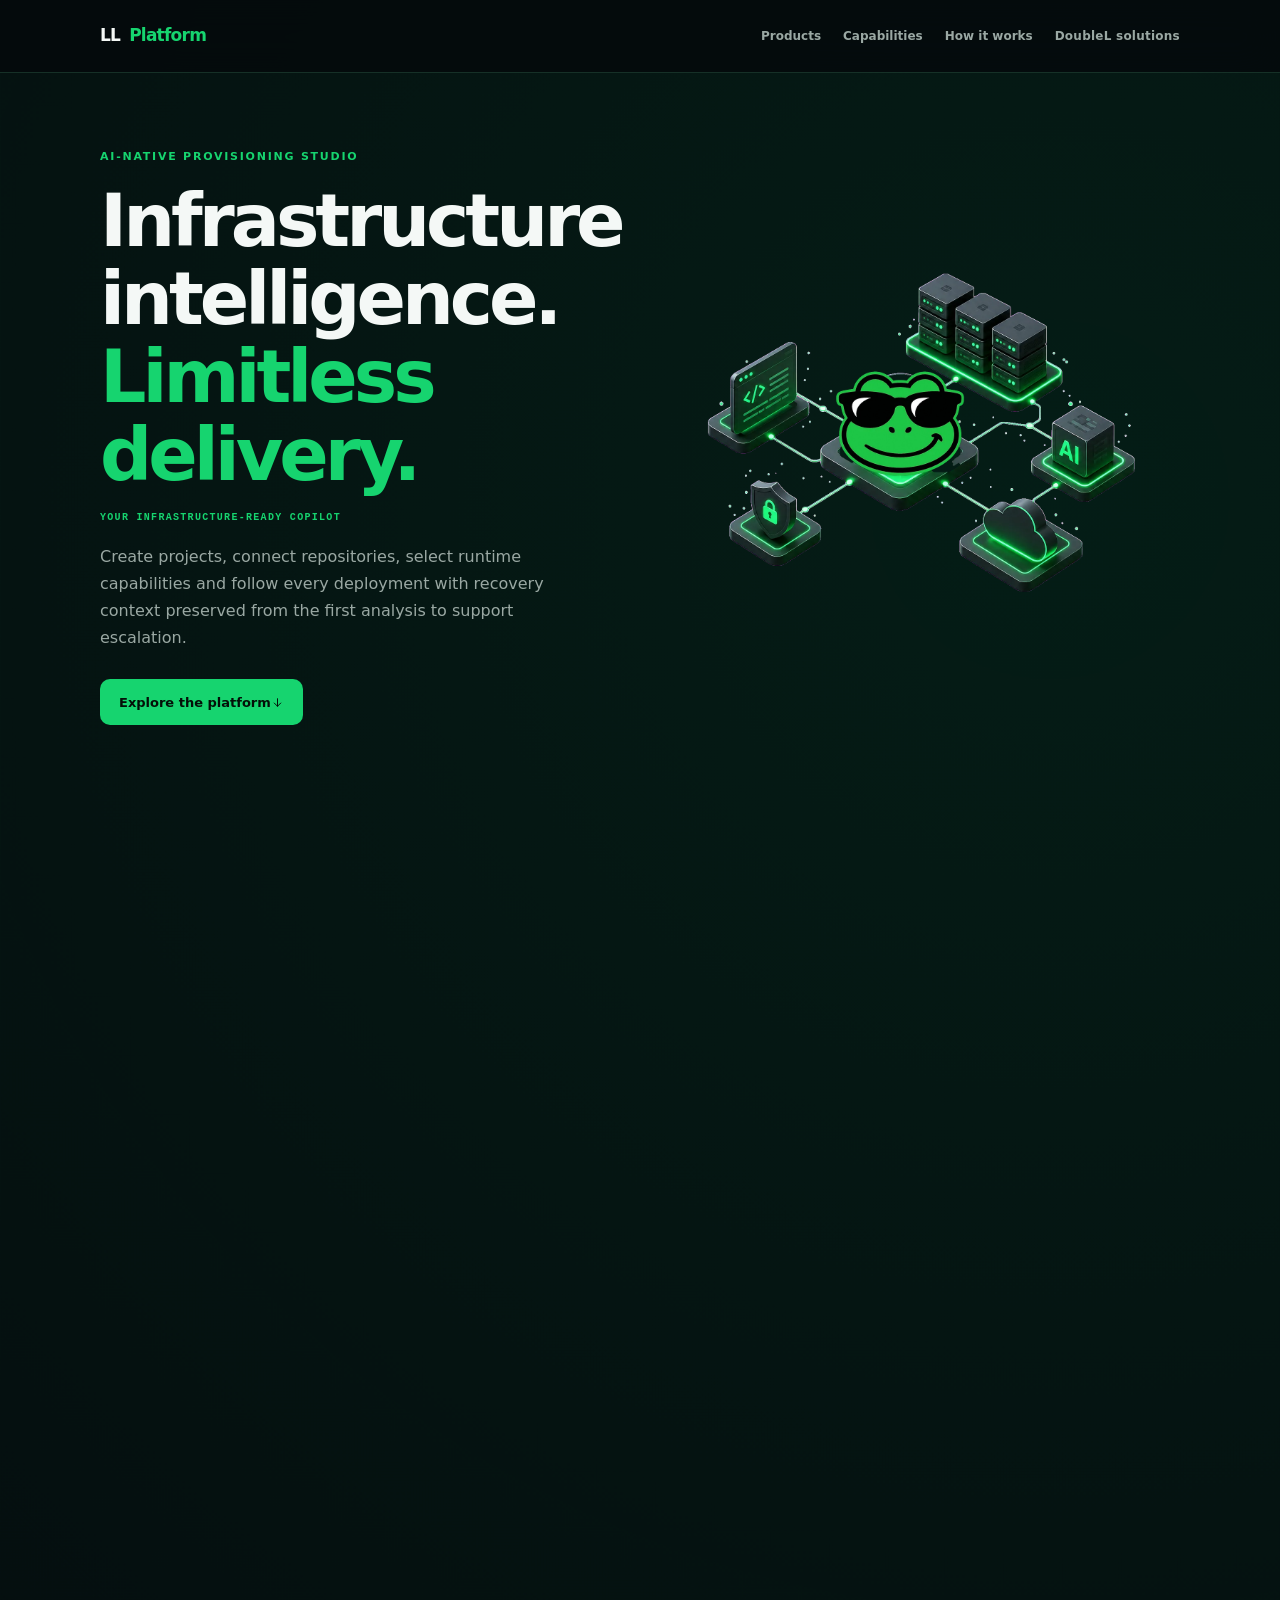
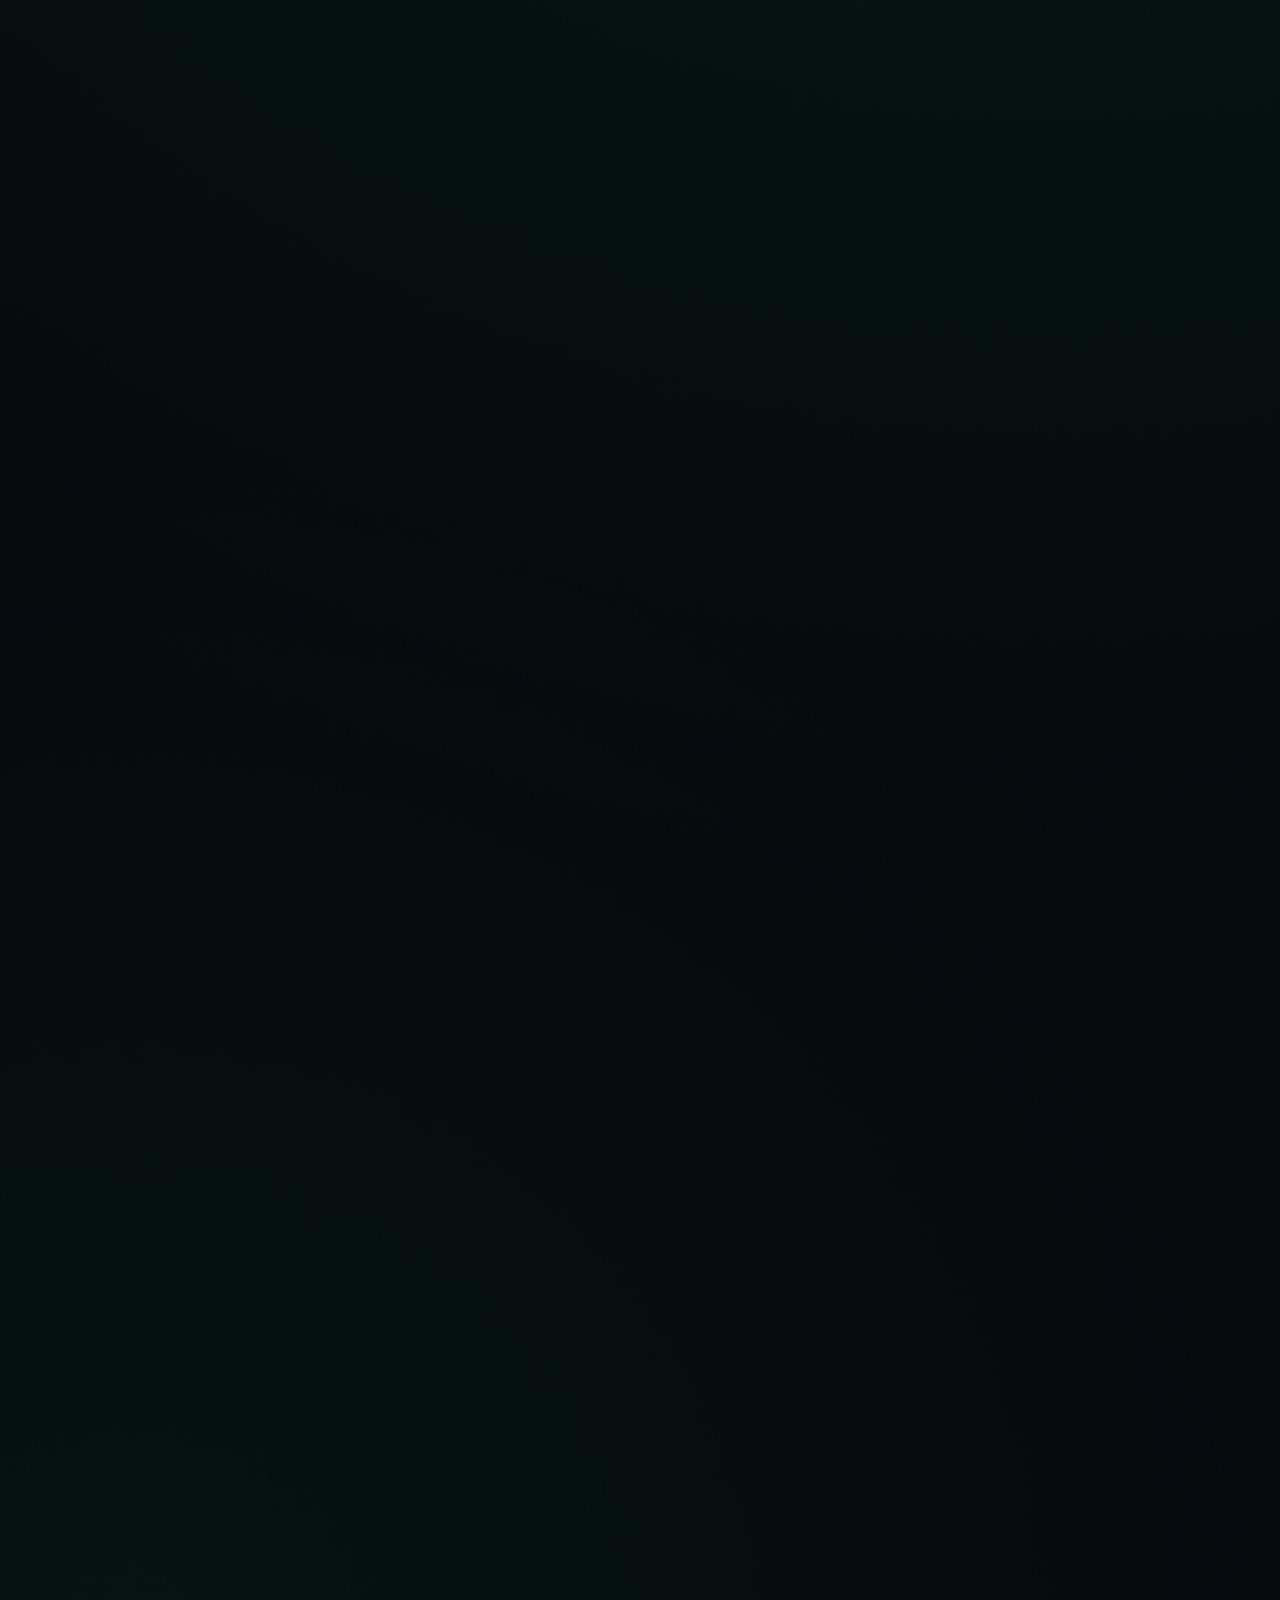
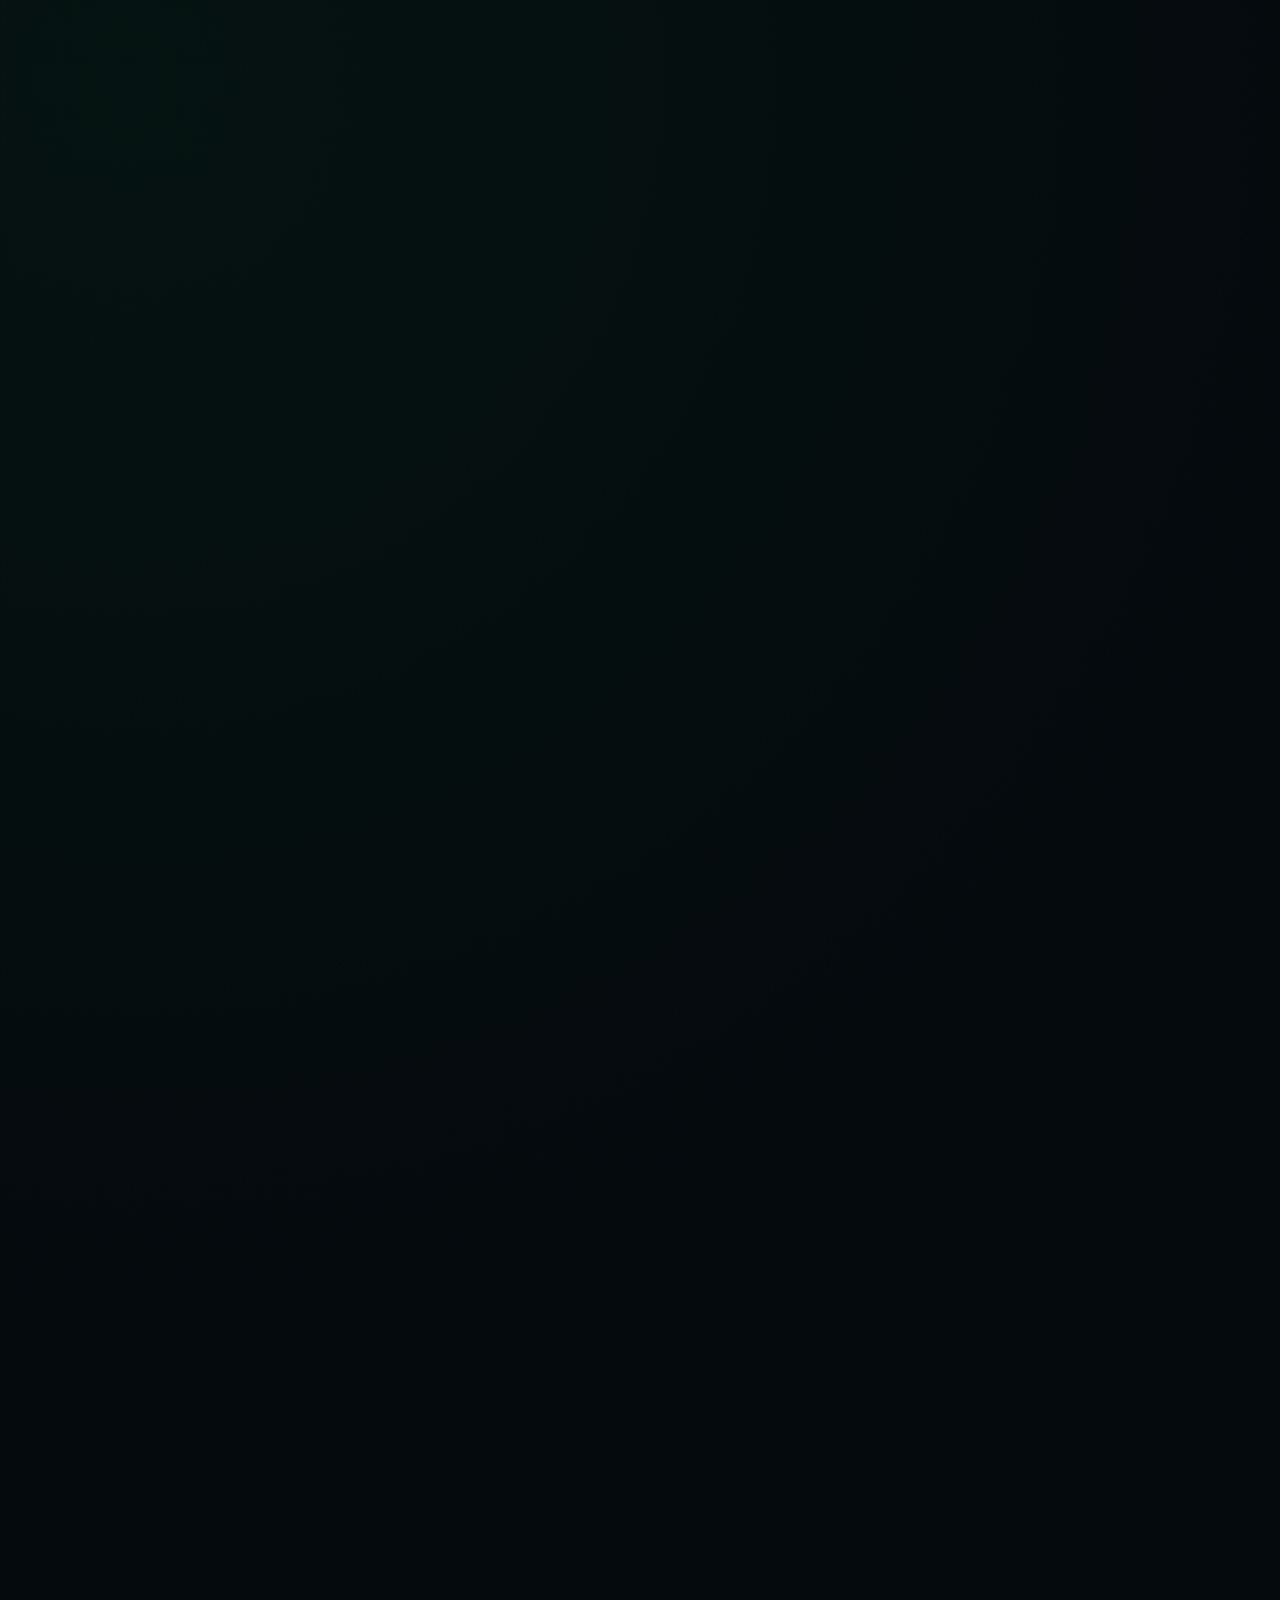
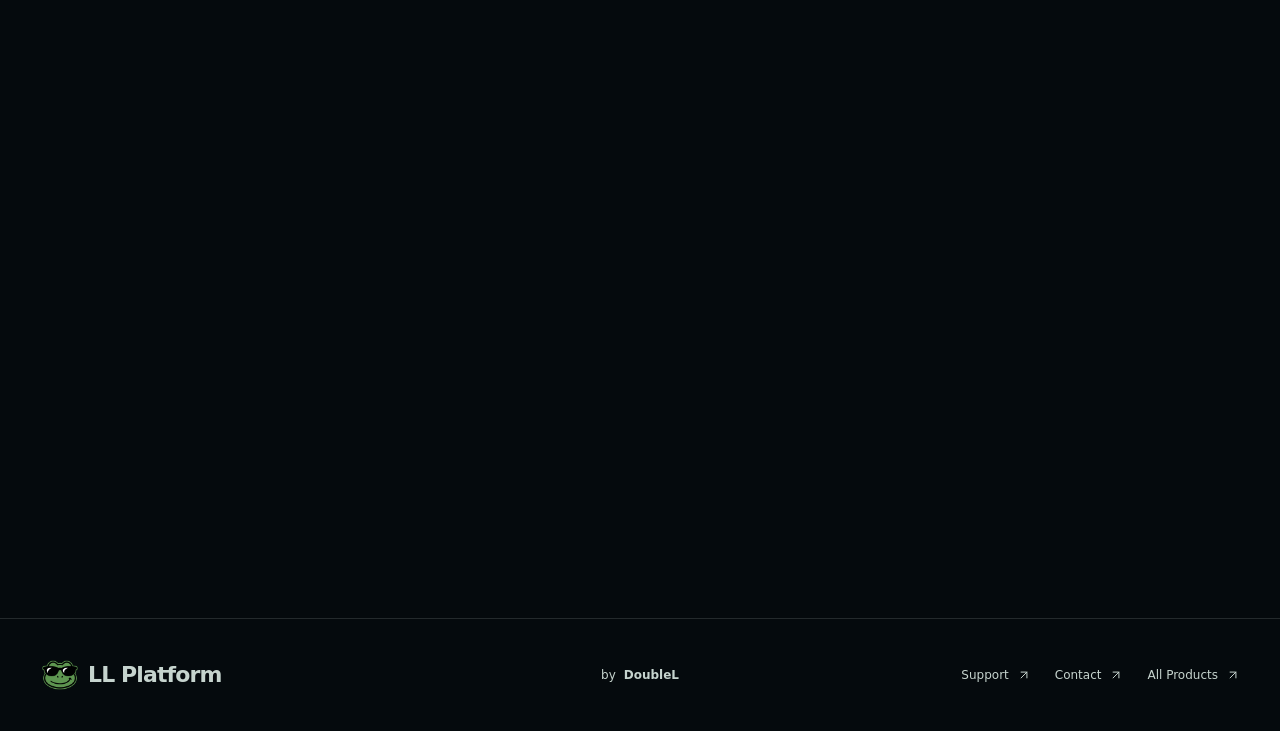
<file: public/ll-platform/index.html>
<!doctype html>
<html lang="en">
<head>
  <meta charset="utf-8">
  <meta name="viewport" content="width=device-width, initial-scale=1">
  <meta name="description" content="LL Platform connects repository analysis, infrastructure capabilities, provisioning state and recovery context in one guided operational surface.">
  <title>LL Platform — DoubleL</title>
  <link rel="stylesheet" href="../assets/product-pages.css">
  <link rel="stylesheet" href="../assets/ll-platform.css">
  <script defer src="../assets/product-pages.js"></script>
  <link rel="stylesheet" href="../assets/ui-icons.css?v=20261024">
  <link rel="stylesheet" href="../assets/product-footer.css">
</head>
<body class="product-page ll-page">
  <header class="site-header">
    <div class="site-shell site-header-inner">
      <a class="product-brand brand-ll" href="#top" aria-label="LL Platform home">LL <span>Platform</span></a>
      <nav class="ll-header-nav" aria-label="LL Platform page navigation">
        <a href="#studio">Products</a>
        <a href="#capabilities">Capabilities</a>
        <a href="#approach">How it works</a>
        <a class="all-products" href="https://official.doppiaelletech.workers.dev/#progetti">DoubleL solutions</a>
      </nav>
    </div>
  </header>

  <main>
    <section id="top" class="site-shell hero ll-hero" aria-labelledby="page-title">
      <div class="hero-copy">
        <p class="eyebrow">AI-native provisioning studio</p>
        <h1 id="page-title">Infrastructure<br>intelligence.<br><span>Limitless delivery.</span></h1>
        <p class="ll-hero-line">Your infrastructure-ready copilot</p>
        <p class="lede">Create projects, connect repositories, select runtime capabilities and follow every deployment with recovery context preserved from the first analysis to support escalation.</p>
        <a class="button" href="#capabilities">Explore the platform <svg class="ui-arrow" width="24" height="24" viewBox="0 0 24 24" aria-hidden="true" focusable="false"><path d="M12 5v14m-6-6 6 6 6-6"/></svg></a>
      </div>

      <div class="ll-explorer" aria-label="Connected infrastructure illustration">
       <div class="ll-scene-art">
        <img src="../assets/ll-hero-constellation.webp" alt="DoubleL mascot connected to cloud, code, security, data and AI infrastructure nodes">
       </div>
      </div>
    </section>

    <section id="capabilities" class="section">
      <div class="site-shell">
        <p class="kicker">One operational surface</p>
        <h2>Everything needed to move from code to a recoverable runtime.</h2>
        <p class="ll-section-lede">Repository analysis, capability choices, deployment state and support evidence stay connected through the lifecycle of the project.</p>
        <div class="ll-capability-grid">
          <article class="feature-card ll-capability"><span class="ll-card-icon">{ }</span><h3>Composable infrastructure</h3><p>Select cloud, runtime, data and observability capabilities as one deployable blueprint.</p></article>
          <article class="feature-card ll-capability"><span class="ll-card-icon">AI</span><h3>AI planning</h3><p>Turn repository context into practical capability parameters with reasoning attached.</p></article>
          <article class="feature-card ll-capability"><span class="ll-card-icon">☁</span><h3>Cloud and runtime</h3><p>Keep environments, deployment state and operational evidence connected to the project.</p></article>
          <article class="feature-card ll-capability"><span class="ll-card-icon">↻</span><h3>Safe recovery</h3><p>Block sensitive remediation paths and escalate failures with redacted evidence.</p></article>
          <article class="feature-card ll-capability"><span class="ll-card-icon">●</span><h3>Live operations</h3><p>Follow status transitions, runtime events and recovery proposals from one surface.</p></article>
          <article class="feature-card ll-capability"><span class="ll-card-icon">?</span><h3>Contextual support</h3><p>Open support requests without rebuilding the incident timeline from memory.</p></article>
        </div>
      </div>
    </section>

    <section id="studio" class="section ll-product-section">
      <div class="site-shell">
        <div class="ll-product-intro"><div><p class="kicker">01 / Create & compose</p><h2>Studio<span>.</span></h2></div><p>A workspace for project intent. Bring repository context, capability choices and your AI assistant into the same conversation.</p></div>
        <figure class="ll-app studio-app">
          <div class="app-top"><strong>☰ &nbsp; LL Studio</strong><span>Example organization / Workspace</span></div>
          <div class="studio-layout"><div class="app-content"><small>WORKSPACE</small><h3>Your projects</h3><p>Repository context. Deployable capabilities.</p>
            <article class="project"><div><strong>Web application</strong><span class="status">Ready</span></div><small>example / web-app</small><div class="app-tags"><span>Runtime</span><span>PostgreSQL</span><span>Observability</span></div><footer>Blueprint configured <span>Today</span></footer></article>
            <article class="project"><div><strong>API service</strong><span class="status">Ready</span></div><small>example / api-service</small><div class="app-tags"><span>Container</span><span>Data</span></div><footer>Repository connected <span>Today</span></footer></article>
          </div><aside class="studio-agent"><strong>Agent</strong><small>Project context</small><div class="agent-message">Help me understand the runtime requirements for this project.</div><strong>Repository context</strong><p>Review the proposed capabilities alongside their reasoning before moving to deployment.</p><div class="app-tags"><span>Runtime</span><span>Data</span></div></aside></div>
        </figure>
      </div>
    </section>
    <section id="console" class="section ll-product-section">
      <div class="site-shell">
        <div class="ll-product-intro"><div><p class="kicker">02 / Follow & operate</p><h2>Console<span>.</span></h2></div><p>Follow execution where it happens. Deployment states, job duration and logs give operations a shared, readable timeline.</p></div>
        <figure class="ll-app console-app">
          <div class="console-menubar"><strong>LL Console</strong><span>⌘K &nbsp; 09:41 &nbsp; ●</span></div>
          <div class="console-desktop">
            <div class="console-dock" aria-label="LL Console application dock">
              <span class="dock-item workflows"><i><svg viewBox="0 0 24 24"><path d="M20 12a8 8 0 1 1-2.34-5.66"/><path d="M20 4v4h-4"/><circle cx="12" cy="12" r="2.2"/></svg></i><small>Workflows</small></span>
              <span class="dock-item deployments active"><i><svg viewBox="0 0 24 24"><path d="M12 15c-1.5-1-2.5-3.4-2.5-6C9.5 5 12 2.5 12 2.5S14.5 5 14.5 9c0 2.6-1 5-2.5 6Z"/><path d="M9.5 12.5 6 14.5l1.5 3M14.5 12.5l3.5 2-1.5 3M12 15v4.5"/></svg></i><small>Deployments</small></span>
              <span class="dock-item repos"><i><svg viewBox="0 0 24 24"><circle cx="6.5" cy="6" r="2.2"/><circle cx="6.5" cy="18" r="2.2"/><circle cx="17.5" cy="9" r="2.2"/><path d="M6.5 8.2v7.6M17.5 11.2c0 3.3-3 4-7 4.3"/></svg></i><small>Repositories</small></span>
              <span class="dock-item runtimes"><i><svg viewBox="0 0 24 24"><rect x="7" y="7" width="10" height="10" rx="2"/><path d="M10 2.5v3M14 2.5v3M10 18.5v3M14 18.5v3M2.5 10h3M2.5 14h3M18.5 10h3M18.5 14h3"/></svg></i><small>Runtimes</small></span>
              <span class="dock-item sections"><i><svg viewBox="0 0 24 24"><path d="M8 3.5h11a1.5 1.5 0 0 1 1.5 1.5v11"/><rect x="3.5" y="7" width="14" height="13.5" rx="1.8"/><path d="M6.5 11h8M6.5 14.5h8M6.5 18h5"/></svg></i><small>Sections</small></span>
            </div>
            <div class="console-window"><div class="window-bar"><span><i></i><i></i><i></i></span><strong>Deployments</strong></div><div class="app-content"><h3>Deployments</h3><div class="jobs"><div class="job labels"><span>Nome</span><span>Stato</span><span>Durata</span><span>Quando</span></div><div class="job selected"><span><strong>web-app deploy</strong><small>runtime / provision</small></span><span class="status">Success</span><span>42s</span><span>2m ago</span></div><div class="job"><span><strong>api-service deploy</strong><small>runtime / configure</small></span><span class="status running">Running</span><span>18s</span><span>Now</span></div><div class="job"><span><strong>database setup</strong><small>data / provision</small></span><span class="status">Success</span><span>31s</span><span>8m ago</span></div></div><div class="app-log"><strong>web-app deploy · Success</strong><pre>09:41:02  Repository context loaded&#10;09:41:08  Runtime configuration validated&#10;09:41:19  Provisioning complete&#10;09:41:44  Health check passed</pre></div></div></div>
          </div>
        </figure>
      </div>
    </section>
    <section id="analytics" class="section ll-product-section">
      <div class="site-shell">
        <div class="ll-product-intro"><div><p class="kicker">03 / Understand & improve</p><h2>Analytics<span>.</span></h2></div><p>Read the bigger picture. Deployment volume, reliability and resource signals turn individual runs into an operational overview.</p></div>
        <figure class="ll-app analytics-app">
          <div class="app-layout">
            <aside class="app-sidebar"><strong class="analytics-brand">LL Analytics</strong><small>READ ONLY</small><small>VIEWS</small><strong>Overview</strong><span>Deployments</span><span>Reliability</span><span>Resources</span></aside>
            <div class="app-content">
              <div class="analytics-top"><h3>Overview</h3><span>24h &nbsp; <b>7d</b> &nbsp; 30d</span></div>
              <p>Deployment activity and platform health</p>
              <div class="analytics-panels">
                <div class="chart-panel"><strong>Deployment volume</strong><p>Every attempt in the period, bucketed</p><div class="chart-total"><strong>128</strong><span>Deployments</span></div><div class="chart-legend">120 succeeded · 5 failed · 3 running</div><svg viewBox="0 0 600 230" role="img" aria-label="Illustrative deployment volume across seven days" preserveAspectRatio="none"><defs><linearGradient id="volume-fill" x1="0" y1="0" x2="0" y2="1"><stop stop-color="#2fae52" stop-opacity=".4"/><stop offset="1" stop-color="#2fae52" stop-opacity="0"/></linearGradient></defs><path class="chart-grid" d="M0 40H600 M0 100H600 M0 160H600 M0 220H600"/><path fill="url(#volume-fill)" d="M0 180L100 150L200 167L300 90L400 113L500 55L600 30V220H0Z"/><path fill="none" stroke="#2fae52" stroke-width="3" stroke-linejoin="round" d="M0 180L100 150L200 167L300 90L400 113L500 55L600 30"/></svg><div class="chart-axis"><span>Mon</span><span>Tue</span><span>Wed</span><span>Thu</span><span>Fri</span><span>Sat</span><span>Sun</span></div></div>
                <div class="analytics-stats"><div><span>Success rate</span><strong>93.8<small>%</small></strong></div><div><span>Median deploy</span><strong>42<small>s</small></strong></div><div><span>Capabilities live</span><strong>12</strong></div><div><span>Open failures</span><strong>5</strong></div></div>
              </div>
            </div>
          </div>
        </figure>
      </div>
    </section>
    <section id="approach" class="section ll-process-section">
      <div class="site-shell">
        <p class="kicker">A guided operating model</p>
        <h2>One continuous path.<br><span>Context at every step.</span></h2>
        <div class="ll-process-grid">
          <article class="info-card ll-process-step"><span>01</span><h3>Connect</h3><p>Start from a repository or define a project through a guided Studio flow.</p></article>
          <article class="info-card ll-process-step"><span>02</span><h3>Shape</h3><p>Analysis extracts runtime needs and turns them into deployable capabilities.</p></article>
          <article class="info-card ll-process-step"><span>03</span><h3>Provision</h3><p>Automation, runtime state and recovery signals remain tied to the project.</p></article>
          <article class="info-card ll-process-step"><span>04</span><h3>Recover</h3><p>Safe remediation and support preserve the full execution context.</p></article>
        </div>
      </div>
    </section>

    <section class="section">
      <div class="site-shell ll-story-grid">
        <article class="ll-story ll-story-security">
          <div class="ll-story-art"><img src="../assets/ll-mascot-secure.webp" loading="lazy" alt="DoubleL mascot protecting cloud infrastructure"></div>
          <div><p class="kicker">Secure by construction</p><h2>Recovery that knows where to stop.</h2><p>Infrastructure-sensitive failures stay outside unsafe self-service paths and can be escalated with redacted project, runtime and automation evidence attached.</p><ul><li>Guarded remediation inputs</li><li>Auditable escalation paths</li><li>Redacted support snapshots</li></ul></div>
        </article>
        <article class="ll-story ll-story-ai">
          <div><p class="kicker">Calm, useful intelligence</p><h2>AI that keeps its reasoning close.</h2><p>Planning suggestions, diagnostics and support drafts remain advisory. The platform preserves context so people can review what the AI saw before trusting operational output.</p><ul><li>Reasoning alongside proposals</li><li>Human review before action</li><li>Project context kept together</li></ul></div>
          <div class="ll-story-art"><img src="../assets/ll-mascot-ai.webp" loading="lazy" alt="DoubleL mascot surrounded by AI reasoning symbols"></div>
        </article>
      </div>
    </section>

    <section id="trust" class="section ll-trust-section">
      <div class="site-shell">
        <p class="kicker">Trust before access</p>
        <h2>Operational boundaries should be visible before deployment.</h2>
        <div class="ll-trust-grid">
          <article class="feature-card"><h3>Transparent data handling</h3><p>Account, repository, runtime and support data have explicit roles in the workflow.</p></article>
          <article class="feature-card"><h3>AI with boundaries</h3><p>AI assists analysis and diagnostics while sensitive remediation remains guarded.</p></article>
          <article class="feature-card"><h3>Retention and cleanup</h3><p>Operational records map to defined retention paths instead of informal platform memory.</p></article>
          <article class="feature-card"><h3>Accountability by design</h3><p>Support escalation and administrative operations remain tied to attributable paths.</p></article>
        </div>
      </div>
    </section>

    <section class="section ll-final-section">
      <div class="site-shell ll-final-panel">
        <img src="../assets/ll-frog-mark.png" alt="" aria-hidden="true">
        <div><p class="kicker">LL Platform</p><h2>From repository intent to operational context.</h2><p>Compose with Studio. Follow execution with Console. Understand the whole picture with Analytics.</p></div>
        <a class="button" href="https://official.doppiaelletech.workers.dev/?product=ll-platform&amp;intent=info&amp;lang=en#contatti">Ask about LL Platform <svg class="ui-arrow" width="24" height="24" viewBox="0 0 24 24" aria-hidden="true" focusable="false"><path d="M5 12h14m-6-6 6 6-6 6"/></svg></a>
      </div>
    </section>
  </main>

  <footer class="product-footer" data-product="ll-platform" aria-label="Product navigation">
    <div class="product-footer-inner">
      <a class="product-footer-brand" href="#top" aria-label="LL Platform, back to top"><img src="../assets/ll-frog-mark.png" width="40" height="40" alt="" loading="lazy" decoding="async"><span>LL Platform</span></a>
      <a class="product-footer-by" href="https://official.doppiaelletech.workers.dev/">by <strong>DoubleL</strong></a>
      <nav class="product-footer-links" aria-label="Product links">
        <a href="https://official.doppiaelletech.workers.dev/?product=ll-platform&amp;intent=support&amp;lang=en#contatti">Support <svg width="14" height="14" viewBox="0 0 24 24" aria-hidden="true" focusable="false"><path d="M7 17 17 7M7 7h10v10"/></svg></a>
        <a href="https://official.doppiaelletech.workers.dev/?product=ll-platform&amp;intent=info&amp;lang=en#contatti">Contact <svg width="14" height="14" viewBox="0 0 24 24" aria-hidden="true" focusable="false"><path d="M7 17 17 7M7 7h10v10"/></svg></a>
        <a href="../">All Products <svg width="14" height="14" viewBox="0 0 24 24" aria-hidden="true" focusable="false"><path d="M7 17 17 7M7 7h10v10"/></svg></a>
      </nav>
    </div>
  </footer>
</body>
</html>
</file>
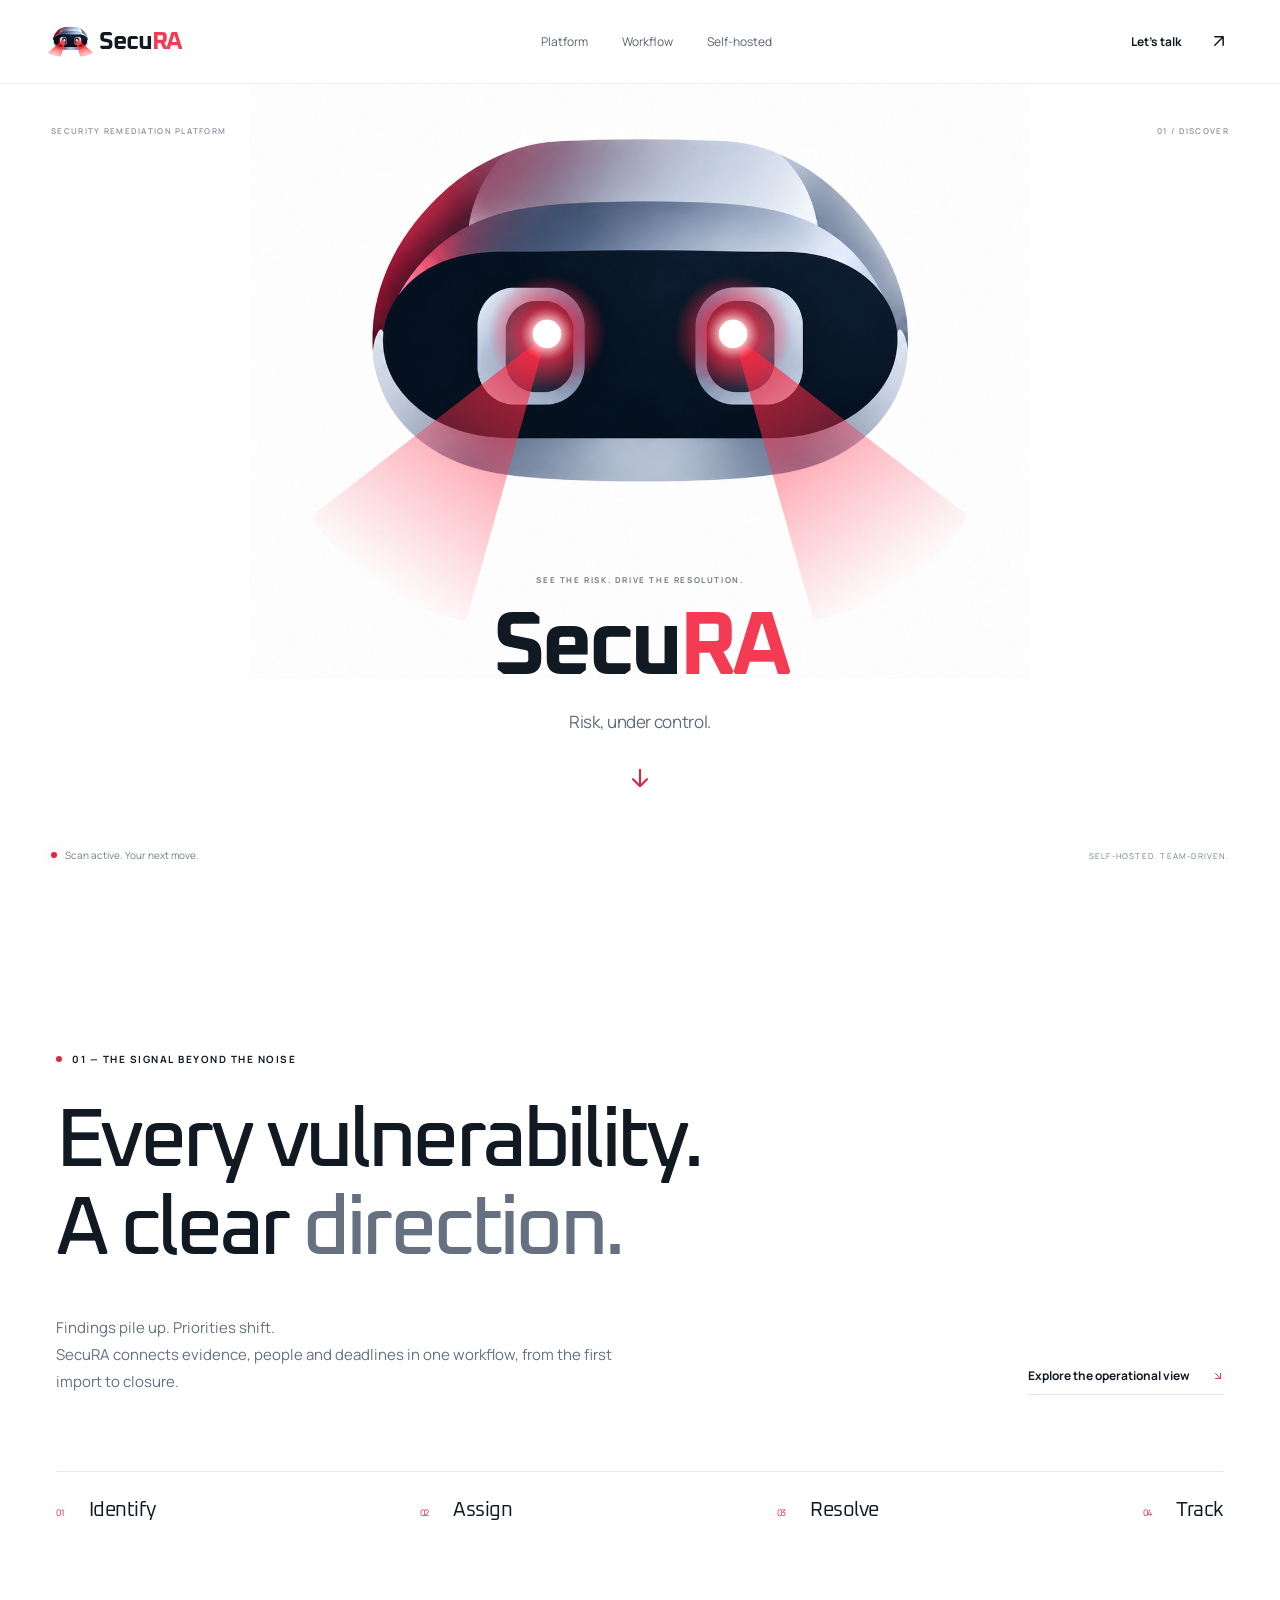
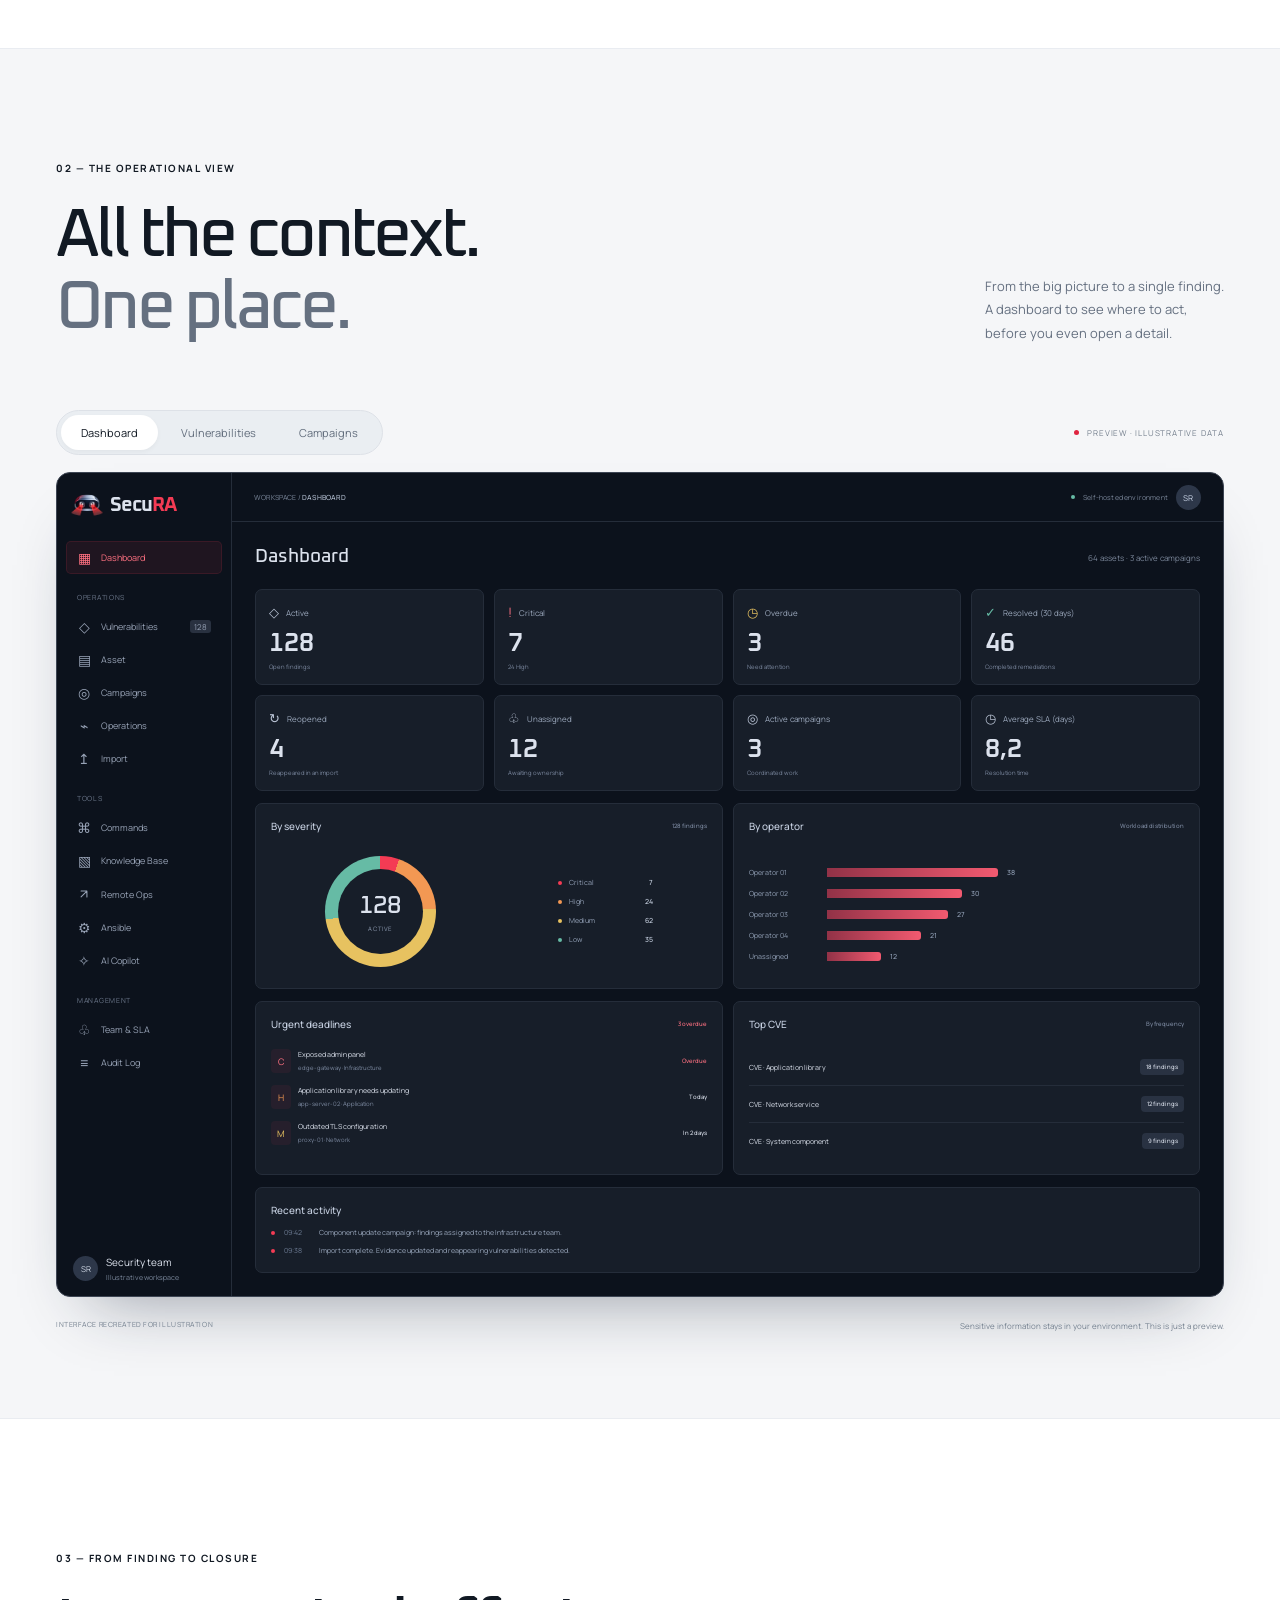
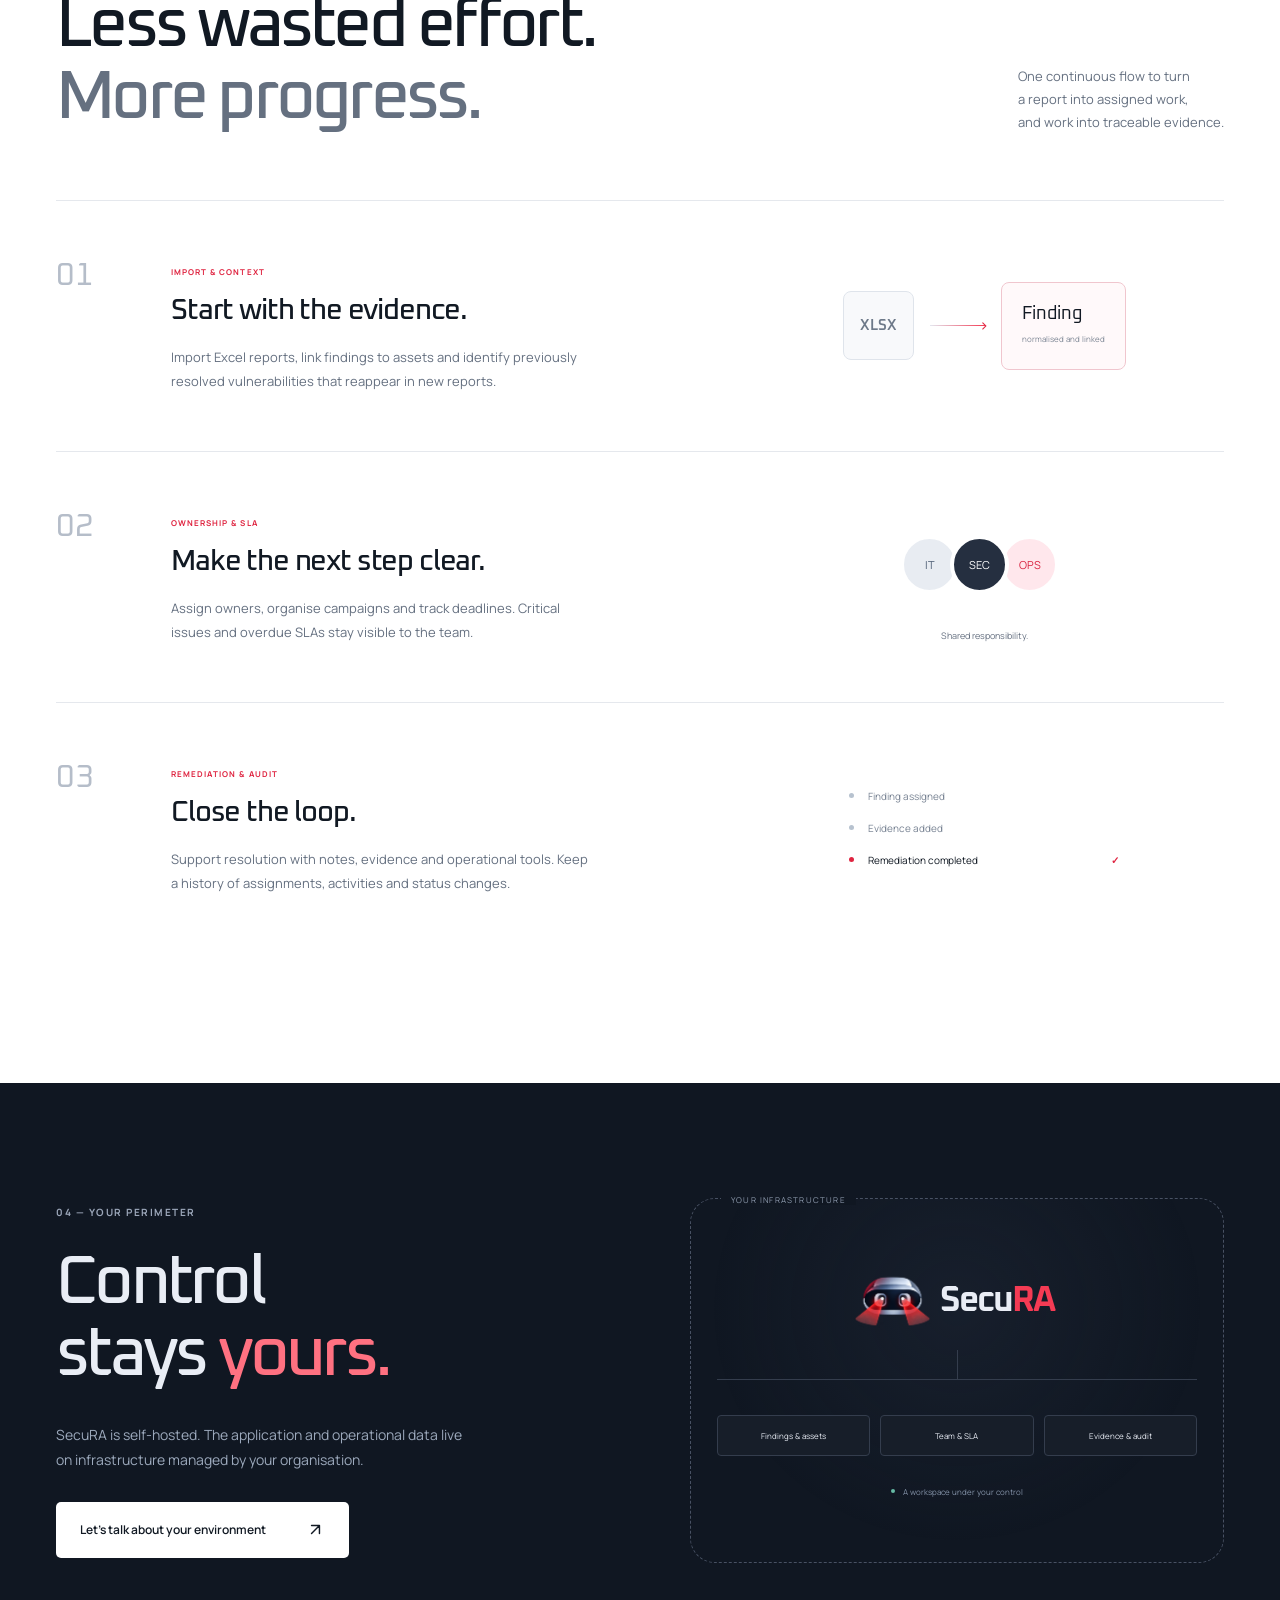
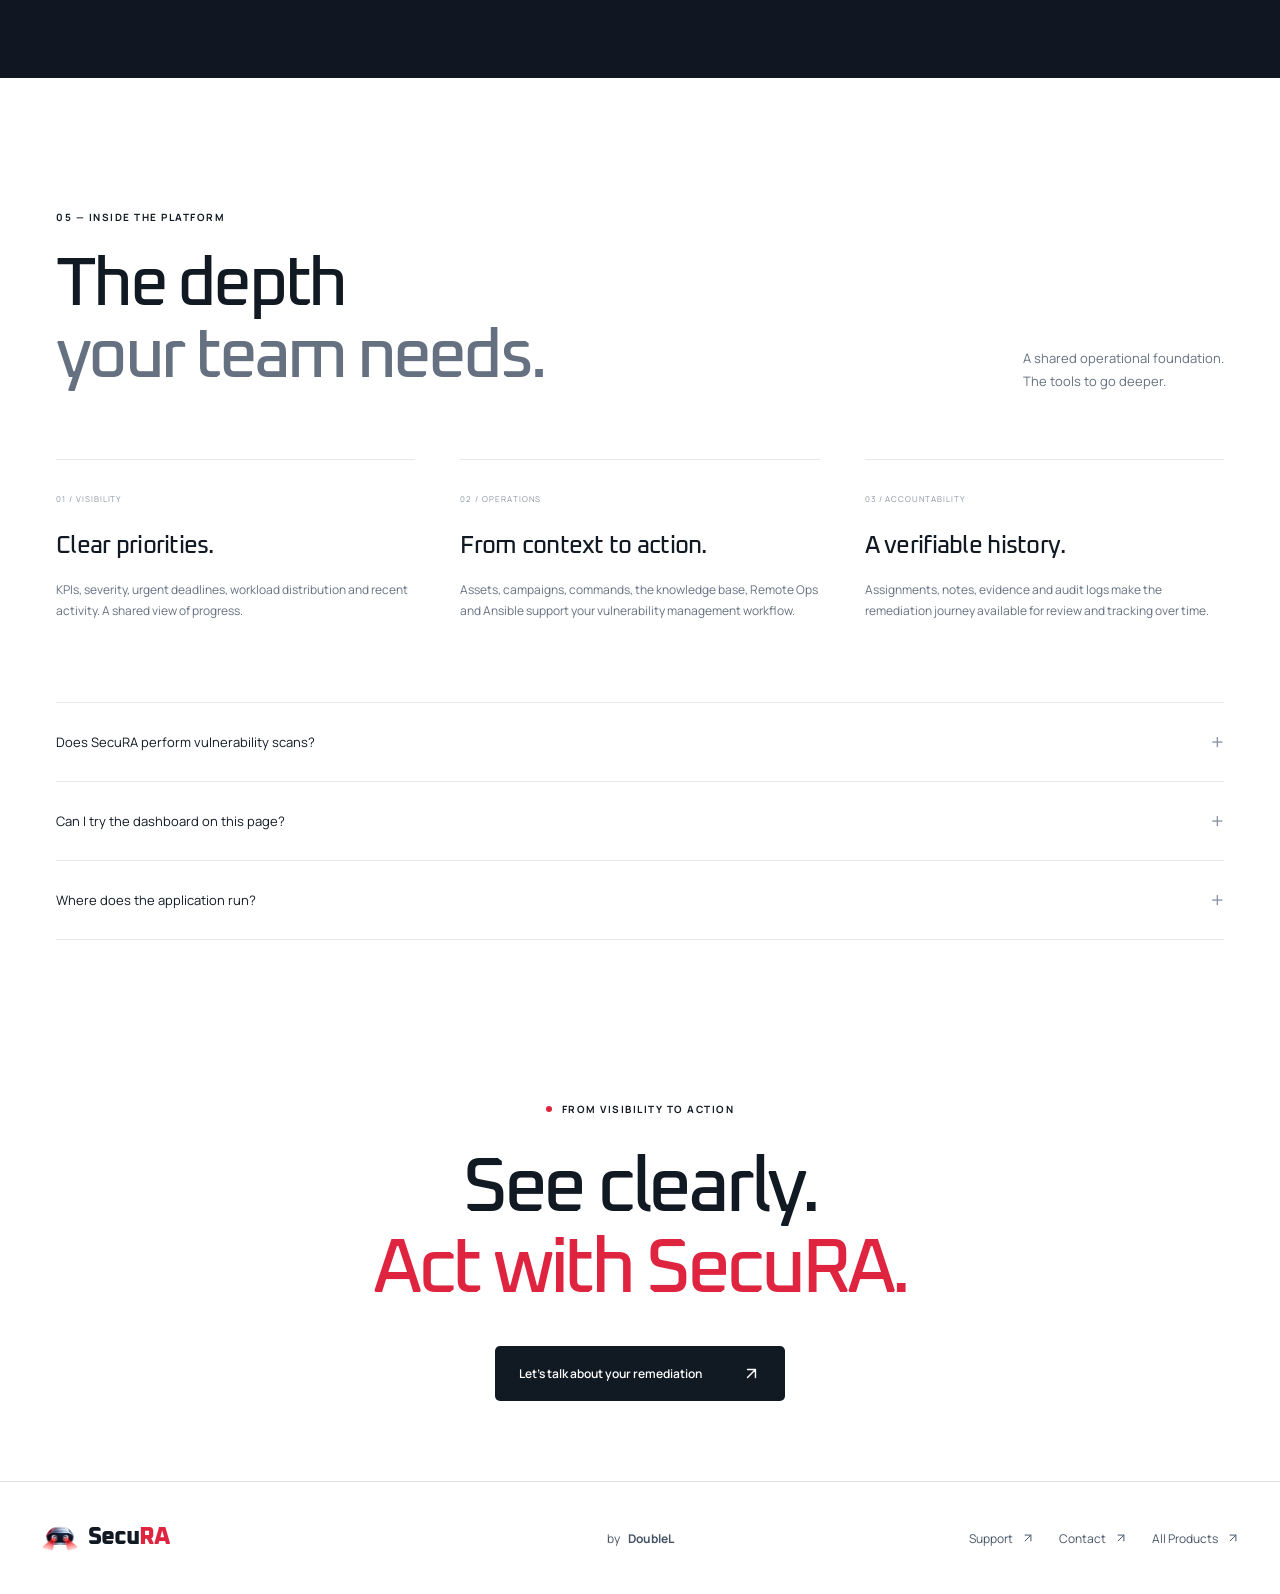
<file: public/secura/index.html>
<!doctype html>
<html lang="en">
<head>
  <meta charset="utf-8">
  <meta name="viewport" content="width=device-width, initial-scale=1">
  <meta name="description" content="SecuRA: from vulnerabilities to remediation. Imports, ownership, SLAs and audit in a self-hosted platform under your control.">
  <meta name="theme-color" content="#ffffff">
  <meta property="og:title" content="SecuRA — Risk, under control.">
  <meta property="og:description" content="A clear view. From the first evidence to remediation.">
  <meta property="og:image" content="https://doppiaelle.github.io/marketing-advertising/assets/secura/secura-lockup.png">
  <title>SecuRA — Risk, under control.</title>
  <link rel="icon" type="image/png" href="../assets/secura/secura-mark-scan.png">
  <link rel="stylesheet" href="../assets/secura/brand.css">
  <link rel="stylesheet" href="../assets/secura.css">
  <noscript><style>.preview-panel[hidden]{display:block!important}.preview-tabs{display:none}</style></noscript>
  <script defer src="../assets/secura.js"></script>
  <link rel="stylesheet" href="../assets/ui-icons.css?v=20261024">
  <link rel="stylesheet" href="../assets/product-footer.css">
</head>
<body>
  <a class="skip-link" href="#overview">Skip to content</a>
  <header class="site-header">
    <a class="brand" href="#top" aria-label="SecuRA, home"><span class="secura-mark"><img src="../assets/secura/secura-mark-scan.png" alt="" width="1379" height="1141"></span><span class="secura-wordmark">Secu<span>RA</span></span></a>
    <nav aria-label="Main navigation"><a href="#platform">Platform</a><a href="#workflow">Workflow</a><a href="#control">Self-hosted</a></nav>
    <a class="header-link" href="https://official.doppiaelletech.workers.dev/?product=secura&amp;intent=info&amp;lang=en#contatti">Let’s talk <span aria-hidden="true"><svg class="ui-arrow" width="24" height="24" viewBox="0 0 24 24" aria-hidden="true" focusable="false"><path d="M7 17 17 7M7 7h10v10"/></svg></span></a>
  </header>
  <main>
    <section id="top" class="hero" aria-labelledby="hero-title">
      <div class="hero-coordinate" aria-hidden="true"><span>SECURITY REMEDIATION PLATFORM</span><span>01 / DISCOVER</span></div>
      <div class="scanner-stage" id="scanner" aria-label="SecuRA robot: interactive scanning on desktop and automatic scanning on mobile">
        <div class="scanner-scene">
          <img class="robot" src="../assets/secura/secura-robot.png" alt="Silver SecuRA robot with a dark visor" width="1379" height="1141" fetchpriority="high">
          <svg class="scan-beams" viewBox="0 0 1379 1141" aria-hidden="true">
            <defs>
              <linearGradient id="scan-red" x1="0" y1="0" x2="0" y2="1"><stop offset="0" stop-color="#ff243e" stop-opacity=".8"/><stop offset=".52" stop-color="#ff304b" stop-opacity=".35"/><stop offset="1" stop-color="#ff526a" stop-opacity="0"/></linearGradient>
              <radialGradient id="eye-red"><stop stop-color="#fff"/><stop offset=".18" stop-color="#ffdfdf"/><stop offset=".45" stop-color="#ff2844" stop-opacity=".65"/><stop offset="1" stop-color="#ff2844" stop-opacity="0"/></radialGradient>
            </defs>
            <g transform="translate(525 532)"><g id="beam-left" transform="rotate(34)"><path d="M0 0 L-165 500 Q0 570 165 500 Z" fill="url(#scan-red)"/></g><circle r="104" fill="url(#eye-red)"/><circle r="25" fill="#fff"/></g>
            <g transform="translate(854 532)"><g id="beam-right" transform="rotate(-34)"><path d="M0 0 L-165 500 Q0 570 165 500 Z" fill="url(#scan-red)"/></g><circle r="104" fill="url(#eye-red)"/><circle r="25" fill="#fff"/></g>
          </svg>
        </div>
      </div>
      <div class="hero-copy"><p class="eyebrow">SEE THE RISK. DRIVE THE RESOLUTION.</p><h1 id="hero-title" class="secura-wordmark">Secu<span>RA</span></h1><p class="hero-payoff">Risk, under control.</p><a href="#overview" class="hero-scroll" aria-label="Discover SecuRA"><span aria-hidden="true"><svg class="ui-arrow" width="24" height="24" viewBox="0 0 24 24" aria-hidden="true" focusable="false"><path d="M12 5v14m-6-6 6 6 6-6"/></svg></span></a></div>
      <div class="hero-bottom"><span class="interaction-hint"><i></i> <span id="scan-status">Move your mouse. Start the scan.</span></span><span class="hero-note">SELF-HOSTED. TEAM-DRIVEN.</span></div>
    </section>
    <section class="intro section-shell scan-reveal" id="overview">
      <p class="eyebrow"><span class="red-dot"></span> 01 — THE SIGNAL BEYOND THE NOISE</p>
      <h2>Every vulnerability.<br>A clear <em>direction.</em></h2>
      <div class="intro-bottom"><p>Findings pile up. Priorities shift.<br>SecuRA connects evidence, people and deadlines in one workflow, from the first import to closure.</p><a class="text-link" href="#platform">Explore the operational view <span><svg class="ui-arrow" width="24" height="24" viewBox="0 0 24 24" aria-hidden="true" focusable="false"><path d="M7 7 17 17M7 17h10V7"/></svg></span></a></div>
      <div class="principles"><span><b>01</b> Identify</span><span><b>02</b> Assign</span><span><b>03</b> Resolve</span><span><b>04</b> Track</span></div>
    </section>
    <section class="platform-section" id="platform" aria-labelledby="platform-title">
      <div class="section-shell scan-reveal"><div class="section-heading"><div><p class="eyebrow">02 — THE OPERATIONAL VIEW</p><h2 id="platform-title">All the context.<br><em>One place.</em></h2></div><p>From the big picture to a single finding.<br>A dashboard to see where to act,<br>before you even open a detail.</p></div>
        <div class="preview-toolbar"><div class="preview-tabs" role="tablist" aria-label="Explore the platform preview"><button type="button" role="tab" id="tab-dashboard" aria-selected="true" aria-controls="panel-dashboard" tabindex="0" data-view="dashboard">Dashboard</button><button type="button" role="tab" id="tab-findings" aria-selected="false" aria-controls="panel-findings" tabindex="-1" data-view="findings">Vulnerabilities</button><button type="button" role="tab" id="tab-campaigns" aria-selected="false" aria-controls="panel-campaigns" tabindex="-1" data-view="campaigns">Campaigns</button></div><span class="demo-label"><i></i> PREVIEW · ILLUSTRATIVE DATA</span></div>
        <div class="app-preview">
          <aside class="preview-sidebar" aria-label="Illustrative platform navigation"><div class="preview-brand"><span class="secura-mark"><img src="../assets/secura/secura-mark-scan.png" alt="" width="1379" height="1141" loading="lazy"></span><span class="secura-wordmark">Secu<span>RA</span></span></div><span class="preview-nav active" data-nav="dashboard"><b>▦</b> Dashboard</span><small>OPERATIONS</small><span class="preview-nav" data-nav="findings"><b>◇</b> Vulnerabilities <i>128</i></span><span class="preview-nav"><b>▤</b> Asset</span><span class="preview-nav" data-nav="campaigns"><b>◎</b> Campaigns</span><span class="preview-nav"><b>⌁</b> Operations</span><span class="preview-nav"><b>↥</b> Import</span><small>TOOLS</small><span class="preview-nav"><b>⌘</b> Commands</span><span class="preview-nav"><b>▧</b> Knowledge Base</span><span class="preview-nav"><b><svg class="ui-arrow" width="24" height="24" viewBox="0 0 24 24" aria-hidden="true" focusable="false"><path d="M7 17 17 7M7 7h10v10"/></svg></b> Remote Ops</span><span class="preview-nav"><b>⚙</b> Ansible</span><span class="preview-nav"><b>✧</b> AI Copilot</span><small>MANAGEMENT</small><span class="preview-nav"><b>♧</b> Team &amp; SLA</span><span class="preview-nav"><b>≡</b> Audit Log</span><div class="preview-user"><span>SR</span><div>Security team<small>Illustrative workspace</small></div></div></aside>
          <div class="preview-workspace"><div class="preview-topbar"><span>WORKSPACE / <b id="preview-location">DASHBOARD</b></span><span><i class="online-dot"></i> Self-hosted environment <b class="avatar">SR</b></span></div>
            <div class="preview-panel" id="panel-dashboard" role="tabpanel" aria-labelledby="tab-dashboard"><div class="preview-title"><h3>Dashboard</h3><span>64 assets · 3 active campaigns</span></div><div class="kpi-grid"><div><span>◇ <small>Active</small></span><strong>128</strong><em>Open findings</em></div><div><span class="critical">! <small>Critical</small></span><strong>7</strong><em>24 High</em></div><div><span class="warning">◷ <small>Overdue</small></span><strong>3</strong><em>Need attention</em></div><div><span class="success">✓ <small>Resolved (30 days)</small></span><strong>46</strong><em>Completed remediations</em></div><div><span>↻ <small>Reopened</small></span><strong>4</strong><em>Reappeared in an import</em></div><div><span>♧ <small>Unassigned</small></span><strong>12</strong><em>Awaiting ownership</em></div><div><span>◎ <small>Active campaigns</small></span><strong>3</strong><em>Coordinated work</em></div><div><span>◷ <small>Average SLA (days)</small></span><strong>8,2</strong><em>Resolution time</em></div></div>
              <div class="chart-grid"><div class="preview-card"><h4>By severity <span>128 findings</span></h4><div class="severity-chart"><div class="donut"><div><strong>128</strong><span>ACTIVE</span></div></div><ul><li><i style="--swatch:#f43b54"></i>Critical <b>7</b></li><li><i style="--swatch:#f39853"></i>High <b>24</b></li><li><i style="--swatch:#e7c260"></i>Medium <b>62</b></li><li><i style="--swatch:#66bba5"></i>Low <b>35</b></li></ul></div></div><div class="preview-card"><h4>By operator <span>Workload distribution</span></h4><div class="bar-chart"><div><span>Operator 01</span><i style="--bar:82%"></i><b>38</b></div><div><span>Operator 02</span><i style="--bar:65%"></i><b>30</b></div><div><span>Operator 03</span><i style="--bar:58%"></i><b>27</b></div><div><span>Operator 04</span><i style="--bar:45%"></i><b>21</b></div><div><span>Unassigned</span><i style="--bar:26%"></i><b>12</b></div></div></div></div>
              <div class="chart-grid"><div class="preview-card deadline-list"><h4>Urgent deadlines <span class="critical">3 overdue</span></h4><div><i class="severity critical">C</i><span>Exposed admin panel<small>edge-gateway · Infrastructure</small></span><b class="critical">Overdue</b></div><div><i class="severity high">H</i><span>Application library needs updating<small>app-server-02 · Application</small></span><b>Today</b></div><div><i class="severity medium">M</i><span>Outdated TLS configuration<small>proxy-01 · Network</small></span><b>In 2 days</b></div></div><div class="preview-card cve-list"><h4>Top CVE <span>By frequency</span></h4><div><span>CVE · Application library</span><b>18 findings</b></div><div><span>CVE · Network service</span><b>12 findings</b></div><div><span>CVE · System component</span><b>9 findings</b></div></div></div><div class="preview-card activity"><h4>Recent activity</h4><p><i></i><time>09:42</time> Component update campaign: findings assigned to the Infrastructure team.</p><p><i></i><time>09:38</time> Import complete. Evidence updated and reappearing vulnerabilities detected.</p></div>
            </div>
            <div class="preview-panel" id="panel-findings" role="tabpanel" aria-labelledby="tab-findings" hidden><div class="preview-title"><h3>Vulnerabilities</h3><span>128 active findings</span></div><div class="mock-filter">⌕ Search by title, hostname or CVE <span>Severity: all · Status: all</span></div><div class="finding-table"><table><thead><tr><th>Finding / Asset</th><th>Severity</th><th>Status</th><th>Assignment</th></tr></thead><tbody><tr><td>Exposed admin panel<small>edge-gateway · 10.0.0.12</small></td><td><span class="pill critical">Critical</span></td><td>In progress</td><td>Infrastructure</td></tr><tr><td>Application library needs updating<small>app-server-02 · 10.0.1.24</small></td><td><span class="pill high">High</span></td><td>Assigned</td><td>Application</td></tr><tr><td>Outdated TLS configuration<small>proxy-01 · 10.0.0.18</small></td><td><span class="pill medium">Medium</span></td><td>Pending</td><td>Network</td></tr><tr><td>Outdated system component<small>worker-03 · 10.0.2.31</small></td><td><span class="pill high">High</span></td><td>Unassigned</td><td>—</td></tr></tbody></table></div><div class="preview-callout"><span>↳</span><div><h4>Every finding has a story.</h4><p>Status, asset, owner, notes and evidence stay connected throughout the remediation lifecycle.</p></div></div></div>
            <div class="preview-panel" id="panel-campaigns" role="tabpanel" aria-labelledby="tab-campaigns" hidden><div class="preview-title"><h3>Campaigns</h3><span>3 coordinated efforts</span></div><div class="campaign-list"><article><span class="pill critical">High priority</span><h4>Exposed component updates</h4><p>Infrastructure · 24 findings</p><progress value="16" max="24" aria-label="16 of 24 findings resolved"></progress><span>16 / 24 resolved</span></article><article><span class="pill medium">In progress</span><h4>TLS configuration hardening</h4><p>Network · 18 findings</p><progress value="11" max="18" aria-label="11 of 18 findings resolved"></progress><span>11 / 18 resolved</span></article><article><span class="pill success">In progress</span><h4>Application remediation</h4><p>Application · 32 findings</p><progress value="19" max="32" aria-label="19 of 32 findings resolved"></progress><span>19 / 32 resolved</span></article></div><div class="preview-callout"><span>◎</span><div><h4>From individual evidence to team action.</h4><p>Group vulnerabilities into campaigns and track remediation progress.</p></div></div></div>
          </div>
        </div><p class="preview-caption"><span>INTERFACE RECREATED FOR ILLUSTRATION</span><span>Sensitive information stays in your environment. This is just a preview.</span></p>
      </div>
    </section>
    <section class="workflow section-shell" id="workflow"><div class="section-heading scan-reveal"><div><p class="eyebrow">03 — FROM FINDING TO CLOSURE</p><h2>Less wasted effort.<br><em>More progress.</em></h2></div><p>One continuous flow to turn<br>a report into assigned work,<br>and work into traceable evidence.</p></div>
      <div class="workflow-row scan-reveal"><span class="step-number">01</span><div><span class="step-tag">IMPORT &amp; CONTEXT</span><h3>Start with the evidence.</h3><p>Import Excel reports, link findings to assets and identify previously resolved vulnerabilities that reappear in new reports.</p></div><div class="step-visual"><span class="file-chip">XLSX</span><span class="flow-line"></span><span class="flow-target">Finding<br><small>normalised and linked</small></span></div></div>
      <div class="workflow-row scan-reveal"><span class="step-number">02</span><div><span class="step-tag">OWNERSHIP &amp; SLA</span><h3>Make the next step clear.</h3><p>Assign owners, organise campaigns and track deadlines. Critical issues and overdue SLAs stay visible to the team.</p></div><div class="step-visual ownership"><span class="avatar">IT</span><span class="avatar">SEC</span><span class="avatar">OPS</span><span class="ownership-label">Shared responsibility.</span></div></div>
      <div class="workflow-row scan-reveal"><span class="step-number">03</span><div><span class="step-tag">REMEDIATION &amp; AUDIT</span><h3>Close the loop.</h3><p>Support resolution with notes, evidence and operational tools. Keep a history of assignments, activities and status changes.</p></div><div class="step-visual audit-visual"><span><i></i> Finding assigned</span><span><i></i> Evidence added</span><span><i></i> Remediation completed <b>✓</b></span></div></div>
    </section>
    <section class="control-section" id="control"><div class="section-shell control-grid scan-reveal"><div><p class="eyebrow">04 — YOUR PERIMETER</p><h2>Control<br>stays <em>yours.</em></h2><p>SecuRA is self-hosted. The application and operational data live on infrastructure managed by your organisation.</p><a href="https://official.doppiaelletech.workers.dev/?product=secura&amp;intent=environment&amp;lang=en#contatti" class="button button-light">Let’s talk about your environment <span><svg class="ui-arrow" width="24" height="24" viewBox="0 0 24 24" aria-hidden="true" focusable="false"><path d="M7 17 17 7M7 7h10v10"/></svg></span></a></div><div class="perimeter"><span class="perimeter-caption">YOUR INFRASTRUCTURE</span><div class="perimeter-core"><span class="secura-mark"><img src="../assets/secura/secura-mark-scan.png" alt="" width="1379" height="1141" loading="lazy"></span><span class="secura-wordmark">Secu<span>RA</span></span></div><div class="perimeter-nodes"><span>Findings &amp; assets</span><span>Team &amp; SLA</span><span>Evidence &amp; audit</span></div><span class="perimeter-footer"><i class="online-dot"></i> A workspace under your control</span></div></div></section>
    <section class="details-section section-shell scan-reveal" id="details"><div class="section-heading"><div><p class="eyebrow">05 — INSIDE THE PLATFORM</p><h2>The depth<br><em>your team needs.</em></h2></div><p>A shared operational foundation.<br>The tools to go deeper.</p></div><div class="capability-grid"><article><span>01 / VISIBILITY</span><h3>Clear priorities.</h3><p>KPIs, severity, urgent deadlines, workload distribution and recent activity. A shared view of progress.</p></article><article><span>02 / OPERATIONS</span><h3>From context to action.</h3><p>Assets, campaigns, commands, the knowledge base, Remote Ops and Ansible support your vulnerability management workflow.</p></article><article><span>03 / ACCOUNTABILITY</span><h3>A verifiable history.</h3><p>Assignments, notes, evidence and audit logs make the remediation journey available for review and tracking over time.</p></article></div><div class="faq"><details><summary>Does SecuRA perform vulnerability scans?<span>+</span></summary><p>SecuRA manages findings and remediation based on imported evidence. The robot and visual scan illustrate this operational visibility; they do not replace the scanners your team already uses.</p></details><details><summary>Can I try the dashboard on this page?<span>+</span></summary><p>You can explore the three illustrative views above. All data is demonstrative: this static showcase does not connect to a real environment, execute operations or provide application access.</p></details><details><summary>Where does the application run?<span>+</span></summary><p>SecuRA is deployed as a self-hosted application and can run in containers on your organisation’s infrastructure. Installation, access and configuration are managed within your own environment.</p></details></div></section>
    <section class="closing section-shell scan-reveal"><p class="eyebrow"><span class="red-dot"></span> FROM VISIBILITY TO ACTION</p><h2>See clearly.<br><em>Act with SecuRA.</em></h2><a class="button" href="https://official.doppiaelletech.workers.dev/?product=secura&amp;intent=remediation&amp;lang=en#contatti">Let’s talk about your remediation <span><svg class="ui-arrow" width="24" height="24" viewBox="0 0 24 24" aria-hidden="true" focusable="false"><path d="M7 17 17 7M7 7h10v10"/></svg></span></a></section>
  </main>
  <footer class="product-footer" data-product="secura" aria-label="Product navigation">
    <div class="product-footer-inner">
      <a class="product-footer-brand" href="#top" aria-label="SecuRA, back to top"><img src="../assets/secura/secura-mark-scan.png" width="40" height="40" alt="" loading="lazy" decoding="async"><span>Secu<span>RA</span></span></a>
      <a class="product-footer-by" href="https://official.doppiaelletech.workers.dev/">by <strong>DoubleL</strong></a>
      <nav class="product-footer-links" aria-label="Product links">
        <a href="https://official.doppiaelletech.workers.dev/?product=secura&amp;intent=support&amp;lang=en#contatti">Support <svg width="14" height="14" viewBox="0 0 24 24" aria-hidden="true" focusable="false"><path d="M7 17 17 7M7 7h10v10"/></svg></a>
        <a href="https://official.doppiaelletech.workers.dev/?product=secura&amp;intent=info&amp;lang=en#contatti">Contact <svg width="14" height="14" viewBox="0 0 24 24" aria-hidden="true" focusable="false"><path d="M7 17 17 7M7 7h10v10"/></svg></a>
        <a href="../">All Products <svg width="14" height="14" viewBox="0 0 24 24" aria-hidden="true" focusable="false"><path d="M7 17 17 7M7 7h10v10"/></svg></a>
      </nav>
    </div>
  </footer>
</body>
</html>
</file>
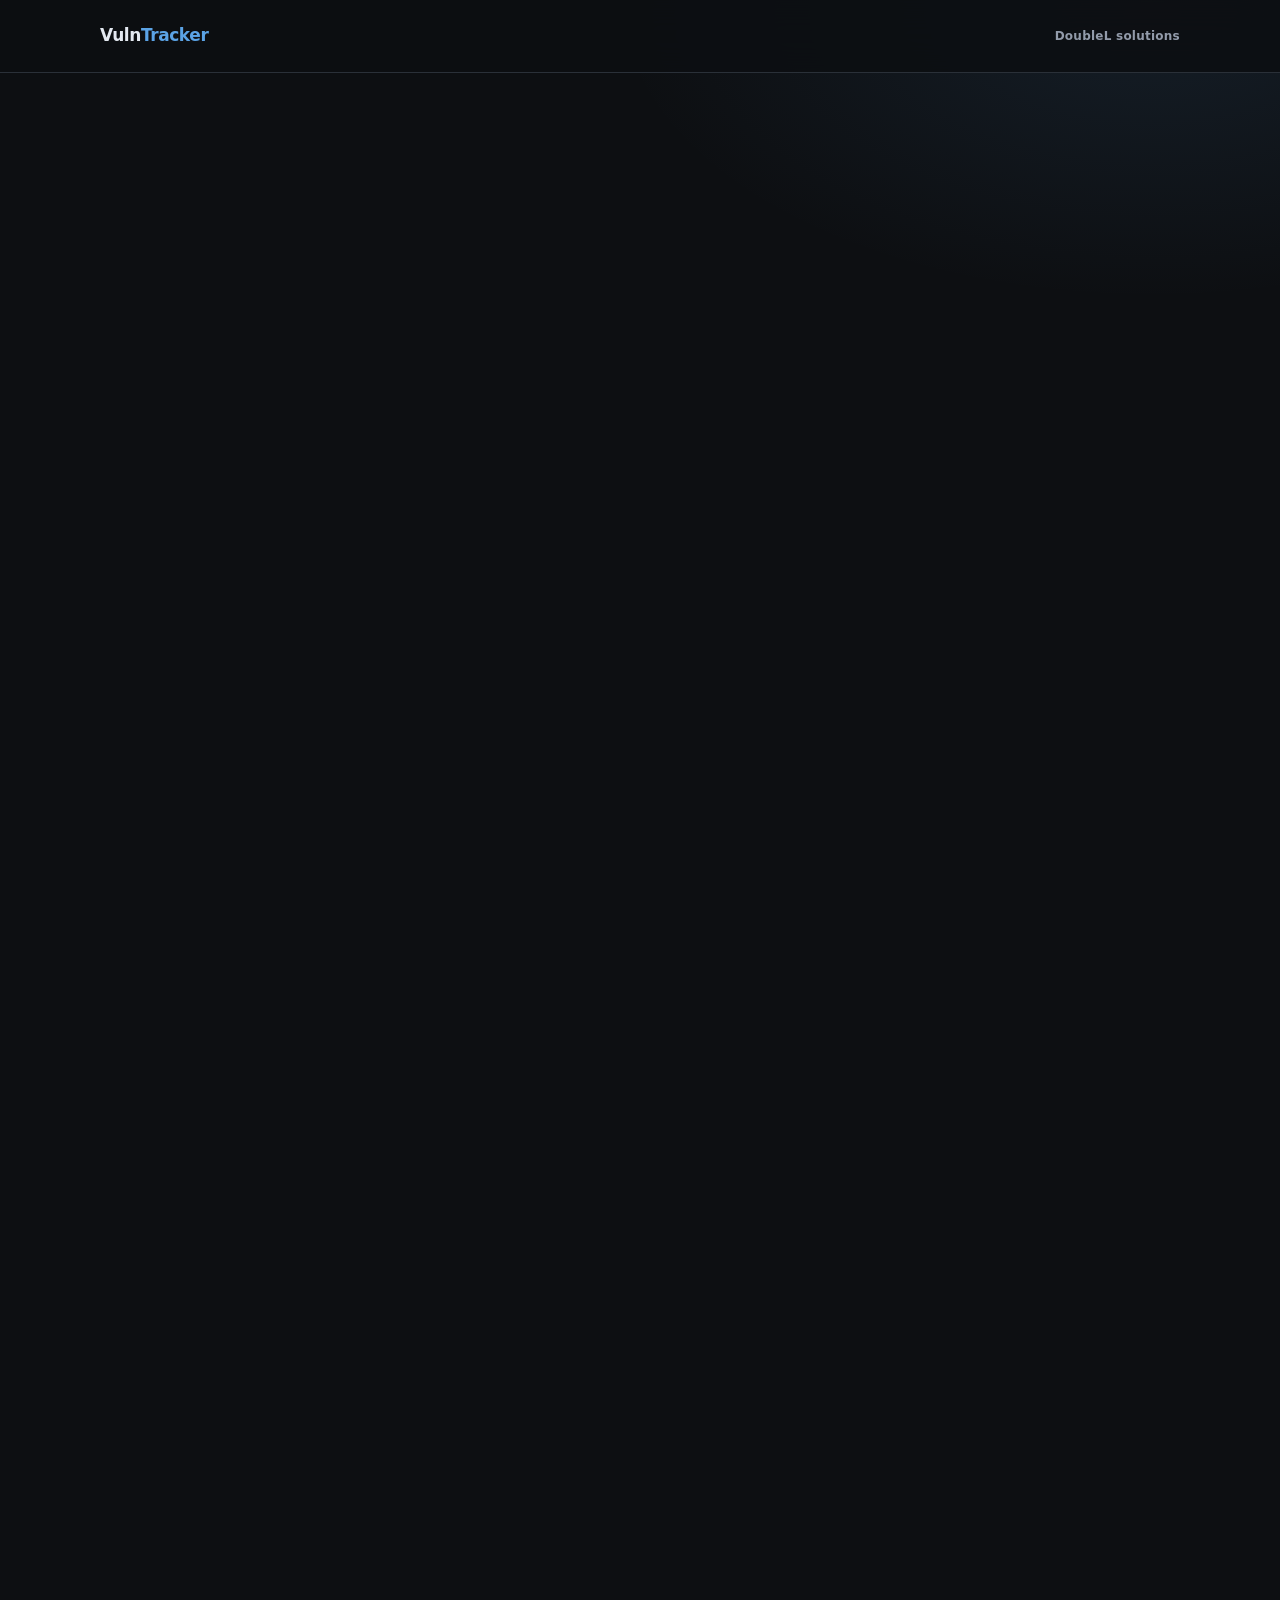
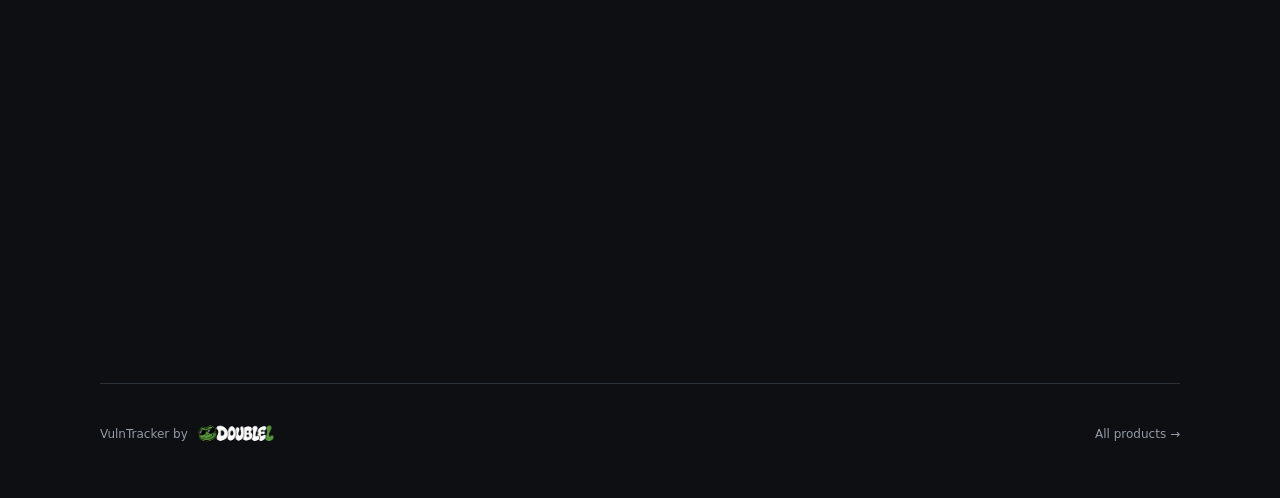
<file: public/vulntracker/index.html>
<!doctype html>
<html lang="en">
<head>
  <meta charset="utf-8">
  <meta name="viewport" content="width=device-width, initial-scale=1">
  <meta name="description" content="VulnTracker is a self-hosted workflow for vulnerability findings, ownership, deadlines and remediation.">
  <title>VulnTracker — DoubleL</title>
  <link rel="stylesheet" href="../assets/product-pages.css">
  <script defer src="../assets/product-pages.js"></script>
</head>
<body class="product-page vuln-page">
  <header class="site-header">
    <div class="site-shell site-header-inner">
      <strong class="product-brand brand-vuln"><span>Vuln</span><span class="brand-accent">Tracker</span></strong>
      <a class="all-products" href="https://official.doppiaelletech.workers.dev/#progetti">DoubleL solutions</a>
    </div>
  </header>

  <main class="site-shell">
    <section class="hero" aria-labelledby="page-title">
      <div class="hero-copy">
        <p class="eyebrow">Vulnerability management · Self-hosted</p>
        <h1 id="page-title">Keep risk visible. Keep data in control.</h1>
        <p class="lede">VulnTracker gives security teams one place to import findings, assign ownership, track remediation deadlines and follow a vulnerability from discovery to closure — for environments where operational data must stay local.</p>
        <div class="tags" aria-label="VulnTracker areas">
          <span class="tag">Lifecycle</span><span class="tag">SLA</span><span class="tag">Audit trail</span><span class="tag">Local data</span>
        </div>
      </div>

      <div class="dashboard" aria-label="Illustrative VulnTracker dashboard">
        <div class="dashboard-head"><span>Findings — this week</span><small>Illustrative example</small></div>
        <div class="kpis"><div class="kpi"><strong>7</strong><span>Critical open</span></div><div class="kpi"><strong>34</strong><span>Total open</span></div><div class="kpi"><strong>3</strong><span>Past SLA</span></div></div>
        <div class="finding"><div>Exposed admin panel<br><small>Infrastructure team</small></div><span class="severity">Critical</span></div>
        <div class="finding"><div>Outdated TLS cipher<br><small>Network team</small></div><span class="severity" style="color:#ff7043;background:rgba(255,112,67,.15)">High</span></div>
        <div class="finding"><div>Missing rate limit<br><small>Application team</small></div><span class="severity" style="color:#ffd54f;background:rgba(255,213,79,.13)">Medium</span></div>
      </div>
    </section>

    <section class="section" aria-labelledby="vuln-workflow">
      <p class="kicker">The remediation workflow</p>
      <h2 id="vuln-workflow">From an Excel export to a closed finding.</h2>
      <div class="feature-grid">
        <article class="feature-card"><span class="index">01</span><h3>Import</h3><p>Bring scanner exports and weekly Excel findings into one controlled workspace.</p></article>
        <article class="feature-card"><span class="index">02</span><h3>Ownership</h3><p>Assign every finding to the team responsible for remediation and keep status visible.</p></article>
        <article class="feature-card"><span class="index">03</span><h3>SLA</h3><p>Track severity-based deadlines and make overdue or returned vulnerabilities hard to miss.</p></article>
        <article class="feature-card"><span class="index">04</span><h3>Audit</h3><p>Record imports, reassignments, state changes, notes and resolution history.</p></article>
      </div>
    </section>

    <section class="section" aria-labelledby="vuln-security">
      <p class="kicker">Controlled by the team running it</p>
      <h2 id="vuln-security">The findings stay inside your infrastructure.</h2>
      <div class="security-grid">
        <article class="security-item"><strong>Self-hosted</strong><span>Runs on infrastructure controlled by the organisation, not an external SaaS.</span></article>
        <article class="security-item"><strong>Containerised</strong><span>Deploys and updates alongside the rest of the local application stack.</span></article>
        <article class="security-item"><strong>PIN + 2FA</strong><span>Requires a team PIN and TOTP second factor, with session timeout.</span></article>
        <article class="security-item"><strong>Local storage</strong><span>Findings, ownership, comments and audit records stay in a local volume.</span></article>
      </div>
    </section>

    <section class="section">
      <div class="cta-panel">
        <div><h2>Built for sensitive remediation workflows.</h2><p>VulnTracker is distributed as a self-hosted application rather than a public demo, so this informational page intentionally does not expose an application login.</p></div>
        <span class="status-label">Self-hosted build</span>
      </div>
    </section>
  </main>

  <footer class="site-shell site-footer">
    <div class="footer-by"><span>VulnTracker by</span><a href="https://official.doppiaelletech.workers.dev/" aria-label="Official DoubleL website"><img src="../assets/doublel-logo.png" alt="DoubleL"></a></div>
    <a href="../">All products →</a>
  </footer>
</body>
</html>
</file>
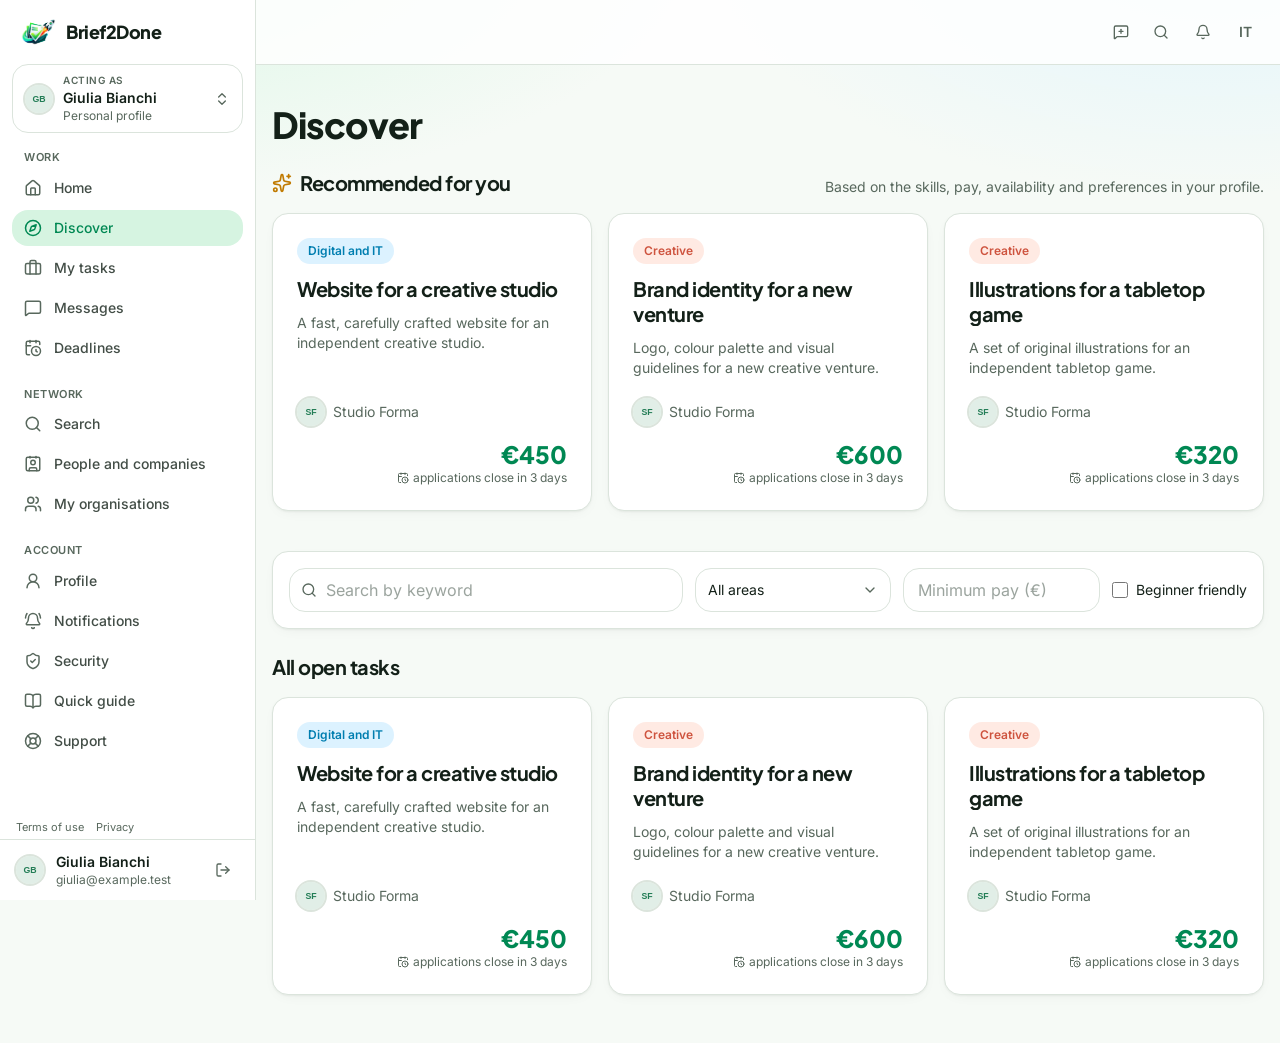
<file: public/assets/brief2done/frame.html>
<!doctype html><html lang="en"><head><meta charset="utf-8"><meta name="viewport" content="width=1440"><meta name="robots" content="noindex"><link rel="stylesheet" href="screens.css"><link rel="stylesheet" href="frame.css"><script defer src="screens.js?v=20261024-mobile-2"></script></head><body><div id="root"></div></body></html>
</file>
<file: public/assets/catalog.css>
/* Self-contained catalogue styles: official DoubleL palette, typography and
   editorial rules. Product showcases keep their own styles. */
.catalog-page {
  --catalog-ink: #090d0a;
  --catalog-paper: #f4f7f0;
  --catalog-lime: #bded81;
  --catalog-muted: #a8b4a8;
  --catalog-rule: #ffffff24;
  margin: 0;
  background: var(--catalog-ink);
  color: var(--catalog-paper);
  color-scheme: dark;
  font: 16px/1.5 Arial, Helvetica, sans-serif;
  font-synthesis: none;
  text-rendering: optimizeLegibility;
  -webkit-font-smoothing: antialiased;
}
.catalog-page *, .catalog-page *::before, .catalog-page *::after { box-sizing: border-box; }
.catalog-page a { color: inherit; text-decoration: none; -webkit-tap-highlight-color: transparent; }
.catalog-page :is(h1, h2, h3, p) { margin: 0; }
.catalog-page :is(h1, h2, h3) { text-wrap: balance; }
.catalog-page img { display: block; max-width: 100%; height: auto; }
.catalog-page ::selection { background: var(--catalog-lime); color: var(--catalog-ink); }
.catalog-page a:focus-visible { outline: 2px solid var(--catalog-lime); outline-offset: 5px; }
.catalog-shell { width: min(1280px, calc(100% - 80px)); margin-inline: auto; }
.catalog-skip { position: absolute; z-index: 40; top: 12px; left: 12px; padding: 12px 20px; background: var(--catalog-lime); color: var(--catalog-ink) !important; }
.catalog-skip:not(:focus) { width: 1px; height: 1px; padding: 0; overflow: hidden; clip-path: inset(50%); white-space: nowrap; }

.catalog-header { height: 86px; background: var(--catalog-ink); border-bottom: 1px solid #ffffff18; }
.catalog-header-inner { display: flex; align-items: center; justify-content: space-between; gap: 12px; width: 100%; height: 100%; padding: env(safe-area-inset-top, 0px) max(40px, calc((100vw - 1280px) / 2)) 0; }
/* The header uses viewport padding, not the content shell's additional margins. */
.catalog-header .catalog-header-inner { width: 100%; margin-inline: 0; }
/* Same extended artwork footprint and responsive scaling as DOUBLEL-SITE. */
.catalog-brand { position: relative; display: block; width: 210px; height: 62px; flex: none; }
.catalog-brand img { position: absolute; left: 0; top: 50%; width: 210px; height: 70px; max-width: none; transform: translateY(-50%); transform-origin: left center; }
.catalog-header nav { display: flex; align-items: center; gap: 32px; font-size: 14px; }
.catalog-header nav a { display: flex; align-items: center; gap: 4px; min-height: 44px; }
.catalog-header nav a:first-child { color: var(--catalog-muted); }
.catalog-header a:hover, .catalog-footer a:hover { color: var(--catalog-lime); }

.catalog-intro { display: grid; grid-template-columns: 1.5fr 1fr; align-items: end; gap: 64px; padding-block: 48px 36px; }
.catalog-eyebrow { display: flex; align-items: center; gap: 10px; color: var(--catalog-muted); font-size: 10px; font-weight: 500; letter-spacing: .13em; text-transform: uppercase; }
.catalog-dot { width: 6px; height: 6px; flex: none; background: var(--catalog-lime); border-radius: 50%; }
.catalog-intro h1 { margin-top: 20px; font-size: clamp(2.5rem, 4.6vw, 3.7rem); line-height: 1.04; font-weight: 500; letter-spacing: -.06em; }
.catalog-intro h1 em { font-family: Georgia, 'Times New Roman', serif; font-weight: 400; color: var(--catalog-lime); }
.catalog-page .catalog-lede { max-width: 36ch; padding-bottom: 3px; color: var(--catalog-muted); font-size: 15px; line-height: 1.75; }

.catalog-index { display: flex; align-items: center; justify-content: space-between; gap: 24px; border-top: 1px solid var(--catalog-rule); padding-block: 14px; }
.catalog-index-label { color: var(--catalog-muted); font-size: 10px; letter-spacing: .1em; text-transform: uppercase; }
.catalog-index > div { display: flex; flex-wrap: wrap; gap: 8px 26px; }
.catalog-index a { display: inline-flex; min-height: 36px; align-items: center; gap: 10px; font-size: 12px; }
.catalog-index a > span { color: var(--catalog-muted); font-size: 9px; }
.catalog-index a:hover { color: var(--catalog-lime); }
.catalog-products, .catalog-category { scroll-margin-top: 24px; }
.catalog-category { display: grid; grid-template-columns: 210px minmax(0, 1fr); gap: 40px; padding-block: 24px; border-top: 1px solid var(--catalog-rule); }
.catalog-category-number { display: block; margin-bottom: 12px; color: var(--catalog-lime); font-size: 10px; letter-spacing: .1em; }
.catalog-category-heading h2 { font-size: 23px; line-height: 1.13; font-weight: 500; letter-spacing: -.035em; }
.catalog-category-heading p { margin-top: 13px; color: var(--catalog-muted); font-size: 12px; line-height: 1.7; }
.catalog-list { min-width: 0; margin: 0; padding: 0; list-style: none; }
.catalog-list > li[hidden] { display: none !important; }
.catalog-list > li:not([hidden]) ~ li:not([hidden]) { border-top: 1px solid var(--catalog-rule); }
.catalog-product { display: grid; grid-template-columns: 52px 180px minmax(0, 1fr) 28px; align-items: center; gap: 18px; min-height: 108px; padding: 18px 10px; transition: background .18s ease; }
.catalog-product:hover { background: #bded8108; }
.catalog-product-icon { display: grid; width: 52px; height: 52px; place-items: center; }
.catalog-product-icon img { width: 100%; height: 100%; object-fit: contain; }
.catalog-icon-feeddy img { width: 100%; height: 100%; }
.catalog-icon-brief2done img { width: 100%; height: 100%; }
.catalog-icon-ll img { width: 100%; height: 100%; }
.catalog-icon-focus { font: italic 41px/1 Georgia, 'Times New Roman', serif; color: #b9b0ff; }
.catalog-icon-kritoma img { width: 100%; height: 100%; }
.catalog-product-name { min-width: 0; }
.catalog-product-name h3 { font-size: 21px; font-weight: 600; line-height: 1.2; letter-spacing: -.04em; }
.catalog-product-name .catalog-name-feeddy { font-weight: 800; letter-spacing: -.06em; }
.catalog-product-name .catalog-name-focus { font: 500 25px/1.1 Georgia, 'Times New Roman', serif; color: #d4ceff; }
.catalog-name-platform { color: var(--catalog-lime); font-weight: 400; }
.catalog-name-ra { color: #f07380; }
.catalog-product-type { display: block; margin-top: 6px; color: var(--catalog-muted); font-size: 10px; line-height: 1.55; }
.catalog-product > p { color: var(--catalog-muted); font-size: 13px; line-height: 1.7; }
.catalog-product-action { justify-self: end; color: var(--catalog-lime); font-size: 24px; transition: transform .18s ease; }
.catalog-product-action > span:first-child { position: absolute; width: 1px; height: 1px; overflow: hidden; clip-path: inset(50%); white-space: nowrap; }
.catalog-product:hover .catalog-product-action { transform: translate(2px, -2px); }
.catalog-page .catalog-note { margin-block: 0 28px; padding-top: 18px; border-top: 1px solid var(--catalog-rule); color: var(--catalog-muted); font-size: 11px; line-height: 1.7; }

.catalog-footer { display: flex; align-items: center; justify-content: space-between; gap: 24px; border-top: 1px solid var(--catalog-rule); padding-block: 18px 26px; color: var(--catalog-muted); font-size: 11px; }
.catalog-footer a { display: inline-flex; align-items: center; gap: 6px; min-height: 44px; }
.catalog-footer-title { color: var(--catalog-paper) !important; font-size: 15px; letter-spacing: -.035em; }
.catalog-by strong { color: var(--catalog-paper); font-size: 14px; letter-spacing: -.03em; }

@media (max-width: 1050px) {
  .catalog-category { grid-template-columns: 180px minmax(0, 1fr); gap: 24px; }
  .catalog-product { grid-template-columns: 44px minmax(0, 1fr) 24px; gap: 6px 16px; padding: 18px 8px; }
  .catalog-product-icon { grid-row: 1 / 3; width: 44px; height: 44px; }
  .catalog-product-name { grid-column: 2; }
  .catalog-product > p { grid-column: 2; max-width: 55ch; }
  .catalog-product-action { grid-column: 3; grid-row: 1 / 3; }
  .catalog-product-type { margin-top: 4px; }
  .catalog-intro { gap: 32px; }
  .catalog-index { display: block; }
  .catalog-index > div { margin-top: 6px; }
}

@media (max-width: 699px) {
  .catalog-shell { width: calc(100% - 44px); }
  .catalog-header { height: 76px; }
  .catalog-header-inner { gap: 10px; padding-inline: max(22px, calc((100vw - 1280px) / 2)); }
  .catalog-brand { width: 148px; height: 56px; }
  .catalog-brand img { transform: translateY(-50%) scale(.705); }
  .catalog-header nav { gap: 12px; font-size: 12px; }
  .catalog-intro { grid-template-columns: 1fr; gap: 22px; padding-block: 36px 28px; }
  .catalog-eyebrow { font-size: 9px; letter-spacing: .1em; }
  .catalog-intro h1 { margin-top: 18px; font-size: clamp(2.1rem, 8.6vw, 3.4rem); }
  .catalog-page .catalog-lede { max-width: 42ch; padding: 0; font-size: 14px; line-height: 1.7; }
  .catalog-index { padding-block: 14px 16px; }
  .catalog-index > div { gap: 0 18px; }
  .catalog-index a { font-size: 11px; gap: 7px; }
  .catalog-category { grid-template-columns: 1fr; gap: 14px; padding-block: 24px 16px; }
  .catalog-category-heading { display: grid; grid-template-columns: 30px minmax(0, 1fr); gap: 0 10px; align-items: baseline; }
  .catalog-category-number { margin: 0; }
  .catalog-category-heading h2 { font-size: 21px; }
  .catalog-category-heading p { grid-column: 2; margin-top: 8px; font-size: 12px; }
  .catalog-category-heading p br { display: none; }
  .catalog-desktop-break { display: none; }
  .catalog-product { grid-template-columns: 46px minmax(0, 1fr) 24px; padding: 18px 0; gap: 10px 14px; }
  .catalog-product-icon { grid-row: 1; width: 46px; height: 46px; }
  .catalog-product-name h3 { font-size: 21px; }
  .catalog-product > p { grid-column: 2 / -1; font-size: 13px; }
  .catalog-product-action { grid-row: 1; }
  .catalog-footer { flex-wrap: wrap; gap: 4px 20px; padding-block: 16px 20px; }
  .catalog-footer-title { flex-basis: 100%; }
  .catalog-footer > a:last-child { margin-left: auto; }
}

@media (max-width: 359px) {
  .catalog-shell { width: calc(100% - 32px); }
  .catalog-brand { width: 128px; }
  .catalog-brand img { transform: translateY(-50%) scale(.61); }
  .catalog-header-inner { padding-inline: 16px; }
  .catalog-header nav { gap: 8px; font-size: 11px; }
  .catalog-intro h1 { font-size: 2rem; }
  .catalog-product { gap: 10px; }
}

@media (prefers-reduced-motion: reduce) {
  .catalog-product, .catalog-product-action { transition: none; }
}
</file>
<file: public/assets/ui-icons.css>
/* Vector arrows keep the same monochrome drawing on desktop and iOS. */
.ui-arrow {
  display: inline-block;
  width: 1em;
  height: 1em;
  flex: none;
  vertical-align: -.12em;
  fill: none;
  stroke: currentColor;
  stroke-width: 1.8;
  stroke-linecap: round;
  stroke-linejoin: round;
  overflow: visible;
}
</file>
<file: public/assets/acn.css>
@font-face {
  font-family:ACN Mono;
  src:url('./acn-mono-latin.woff2') format('woff2');
  font-style:normal;
  font-weight:400;
  font-display:swap
}
:root {
  --paper:#f3f3ee;
  --ink:#191c1b;
  --muted:#636b65;
  --line:#d8dcd5;
  --green:#315542;
  --dark:#151719;
  --mono:'ACN Mono','Courier New',monospace;
  color-scheme:light;
  font-synthesis:none
}
* {
  box-sizing:border-box
}
html {
  scroll-behavior:smooth;
  scroll-padding-top:104px
}
body {
  margin:0;
  background:var(--paper);
  color:var(--ink);
  font:16px/1.7 Arial,Helvetica,sans-serif;
  -webkit-font-smoothing:antialiased
}
a {
  color:inherit;
  text-decoration:none
}
button {
  font:inherit;
  cursor:pointer
}
img {
  max-width:100%;
  height:auto
}
button,a {
  -webkit-tap-highlight-color:transparent
}
button:focus-visible,a:focus-visible {
  outline:2px solid #6c907b;
  outline-offset:5px
}
::selection {
  background:#c7d4c9;
  color:#15231a
}
[hidden] {
  display:none!important
}
.shell {
  width:min(1280px,100% - 112px);
  margin-inline:auto
}
.skip-link {
  position:fixed;
  top:12px;
  left:12px;
  z-index:100;
  background:var(--ink);
  color:white;
  padding:12px 20px;
  transform:translateY(-160%)
}
.skip-link:focus {
  transform:none
}
.site-header {
  position:sticky;
  top:0;
  z-index:20;
  background:#f3f3eef2;
  backdrop-filter:blur(16px);
  border-bottom:1px solid var(--line)
}
.header-inner {
  display:flex;
  align-items:center;
  min-height:92px;
  gap:36px
}
.wordmark {
  display:flex;
  align-items:center;
  gap:13px;
  font:24px/1.1 var(--mono);
  letter-spacing:-.08em;
  flex-shrink:0
}
.wordmark img {
  object-fit:contain;
  width:44px;
  height:44px
}
.wordmark-caption {
  display:block;
  margin-top:6px;
  color:var(--muted);
  font:8px/1.5 var(--mono);
  letter-spacing:.08em
}
.header-inner nav {
  display:flex;
  gap:30px;
  margin-inline:auto;
  font:12px var(--mono)
}
.header-inner a:hover,.text-link:hover {
  color:var(--green)
}
.header-link {
  font:11px var(--mono);
  padding:10px 0;
  white-space:nowrap
}
.header-link span {
  margin-left:14px
}
.hero {
  display:grid;
  grid-template-columns:1.15fr 1fr;
  align-items:center;
  gap:28px;
  padding-block:92px 74px
}
.eyebrow {
  font:10px/1.7 var(--mono);
  letter-spacing:.09em;
  text-transform:uppercase;
  color:var(--muted);
  margin:0 0 28px
}
.signal {
  display:inline-block;
  width:6px;
  height:6px;
  border-radius:50%;
  background:var(--green);
  margin-right:9px;
  vertical-align:middle;
  box-shadow:0 0 0 4px #3155420c
}
h1,h2,h3,p,figure {
  margin-top:0
}
h1 {
  font-size:clamp(52px,6.3vw,88px);
  line-height:1.045;
  font-weight:500;
  letter-spacing:-.075em;
  margin-bottom:28px
}
em {
  font-style:normal;
  color:var(--green)
}
.lede {
  max-width:480px;
  color:var(--muted);
  font-size:16px;
  line-height:1.9;
  margin-bottom:30px
}
.hero-actions {
  display:flex;
  align-items:center;
  flex-wrap:wrap;
  gap:26px
}
.button {
  display:inline-flex;
  gap:28px;
  align-items:center;
  justify-content:space-between;
  min-height:48px;
  padding:13px 20px;
  font:11px/1.5 var(--mono);
  border:1px solid transparent;
  border-radius:3px;
  transition:background .18s,color .18s
}
.primary {
  color:#f8faf7;
  background:var(--ink)
}
.primary:hover {
  background:#315542
}
.text-link {
  font:11px/1.6 var(--mono);
  padding-block:12px
}
.release-line {
  display:flex;
  gap:0;
  margin:30px 0 0;
  color:#727970;
  font:9px/1.7 var(--mono);
  flex-wrap:wrap
}
.release-line span+span::before {
  content:'/';
  display:inline-block;
  margin:0 12px;
  color:#a5aca3
}
.hero-mark {
  position:relative;
  margin:0;
  min-width:0;
  align-self:stretch;
  display:flex;
  flex-direction:column;
  justify-content:center
}
.hero-mark::before,.hero-mark::after {
  content:'+';
  position:absolute;
  left:0;
  color:#9ca79d;
  font:16px var(--mono);
  top:44px
}
.hero-mark::after {
  left:auto;
  right:0;
  top:auto;
  bottom:44px
}
/* The encoded backdrop is uniform white. Multiply makes white inherit the
   actual paper color; a tiny gain absorbs codec rounding, without edge masks
   that could fade the floating cubes. The poster uses the same treatment. */
.hero-logo-media {
  position:relative;
  width:100%;
  max-width:510px;
  aspect-ratio:9 / 10;
  margin:auto;
  mix-blend-mode:multiply;
  filter:brightness(1.015);
}
.hero-mark .hero-logo-poster {
  display:block;
  width:100%;
  height:auto;
  margin:0;
}
.hero-logo-video {
  position:absolute;
  inset:0;
  width:100%;
  height:100%;
  object-fit:contain;
  opacity:0;
  pointer-events:none;
}
.hero-logo-media.video-ready .hero-logo-video { opacity:1; }
.hero-logo-media.video-ready .hero-logo-poster { opacity:0; }
.hero-demo-note {
  margin:12px 0 0;
  color:var(--muted);
  font:9px/1.7 var(--mono);
}
.motion-toggle {
  align-self:center;
  min-height:44px;
  padding:8px 0 8px 12px;
  border:0;
  background:transparent;
  color:var(--muted);
  font:9px/1.7 var(--mono);
  white-space:nowrap;
}
.motion-toggle:hover {
  color:var(--green);
}
.figure-label,.hero-mark figcaption {
  display:flex;
  justify-content:space-between;
  color:#7b837b;
  font:8px/1.7 var(--mono);
  letter-spacing:.06em;
  gap:20px
}
.figure-label {
  padding-bottom:24px;
  border-bottom:1px solid var(--line)
}
.hero-mark figcaption {
  padding-top:20px;
  border-top:1px solid var(--line)
}
.protocol-strip {
  border-block:1px solid var(--line);
  padding:23px 0
}
.protocol-strip>.shell {
  display:flex;
  flex-wrap:wrap;
  gap:20px;
  justify-content:space-between;
  font:9px/1.6 var(--mono);
  letter-spacing:.045em;
  color:var(--muted)
}
.section {
  padding-block:100px
}
.section h2,.dark-section h2,.sdk-section h2 {
  font-size:clamp(32px,3.7vw,48px);
  line-height:1.15;
  letter-spacing:-.055em;
  font-weight:500;
  margin-bottom:28px
}
.section-heading .eyebrow {
  margin-bottom:22px
}
.protocol-section {
  display:grid;
  grid-template-columns:1fr 1.15fr;
  gap:100px
}
.protocol-copy {
  padding-top:36px;
  color:var(--muted);
  font-size:15px;
  line-height:1.85
}
.large-copy {
  font-size:23px;
  color:var(--ink);
  line-height:1.5;
  letter-spacing:-.025em;
  margin-bottom:28px
}
.annotation {
  border-left:2px solid #536f5b;
  padding-left:18px;
  font:11px/1.9 var(--mono);
  margin-top:30px;
  color:var(--green)
}
.dark-section {
  background:var(--dark);
  color:#e9ece9;
  padding-block:84px
}
.dark-section .eyebrow {
  color:#a1aaa2
}
.lifecycle-heading {
  display:flex;
  justify-content:space-between;
  align-items:end;
  gap:50px;
  margin-bottom:38px
}
.lifecycle-heading h2 {
  margin-bottom:0
}
.lifecycle-heading>p {
  font-size:13px;
  color:#bdc3bd;
  max-width:350px;
  margin-bottom:5px;
  line-height:1.9
}
.muted {
  color:#9ba59d;
  font-size:11px
}
.trace-shell {
  border:1px solid #3a403b;
  background:#191c1e;
  border-radius:5px;
  overflow:hidden
}
.terminal-bar {
  display:flex;
  justify-content:space-between;
  align-items:center;
  gap:20px;
  padding:15px 22px;
  border-bottom:1px solid #343a36;
  color:#aeb6b0;
  font:10px/1.5 var(--mono)
}
.terminal-bar>span:last-child {
  font-size:8px;
  color:#859087
}
.terminal-bar i {
  display:inline-block;
  width:7px;
  height:7px;
  border:1px solid #718b78;
  border-radius:50%;
  margin-right:10px
}
.trace-layout {
  display:grid;
  grid-template-columns:.85fr 1.4fr
}
.trace-steps {
  border-right:1px solid #343a36;
  padding:18px;
  display:flex;
  flex-direction:column;
  gap:5px
}
.trace-steps button {
  text-align:left;
  color:#b1b9b3;
  background:transparent;
  border:1px solid transparent;
  border-radius:3px;
  padding:15px 18px;
  font:14px/1.5 var(--mono);
  display:grid;
  grid-template-columns:28px 1fr;
  column-gap:12px;
  align-content:center;
  min-height:82px
}
.trace-steps button>span {
  font-size:9px;
  color:#909b92;
  grid-row:1/3;
  align-self:center
}
.trace-steps button small {
  font-size:10px;
  color:#9ba59d;
  display:block;
  margin-top:5px
}
.trace-steps button[aria-pressed=true] {
  background:#25342b;
  border-color:#415b49;
  color:#f0f4f0
}
.trace-steps button:hover {
  border-color:#637668
}
.trace-output {
  padding:36px 40px;
  min-width:0;
  display:flex;
  flex-direction:column;
  justify-content:center
}
.trace-output article {
  width:100%
}
.trace-output article:not([hidden])~article:not([hidden]) {
  border-top:1px solid #343a36;
  margin-top:35px;
  padding-top:35px
}
.terminal-prompt {
  font:12px var(--mono);
  color:#b4c8b9;
  margin-bottom:28px
}
.trace-output dl {
  margin:0 0 30px;
  font:11px/1.6 var(--mono)
}
.trace-output dl>div {
  display:grid;
  grid-template-columns:1fr 1fr;
  gap:16px;
  padding:8px 0;
  border-bottom:1px solid #ffffff08
}
.trace-output dt {
  color:#939f96
}
.trace-output dd {
  margin:0;
  color:#d7ded8;
  overflow-wrap:anywhere
}
.trace-output h3 {
  font-size:21px;
  font-weight:500;
  letter-spacing:-.035em;
  margin-bottom:12px;
  line-height:1.4
}
.trace-output article>p:last-child {
  font-size:13px;
  line-height:1.9;
  color:#a9b3ab;
  max-width:500px;
  margin-bottom:0
}
.terminal-foot {
  display:flex;
  align-items:center;
  gap:22px;
  padding:16px 22px;
  border-top:1px solid #343a36;
  font:8px var(--mono);
  color:#8c998f
}
.trace-progress {
  margin-left:auto;
  white-space:nowrap
}
.terminal-foot button,.terminal-bar button {
  font:10px var(--mono);
  color:#d8e2da;
  background:transparent;
  padding:9px 12px;
  border:1px solid #48544b;
  border-radius:3px
}
.terminal-foot button:hover,.terminal-bar button:hover {
  background:#2c3930
}
.invariants {
  display:grid;
  grid-template-columns:repeat(3,1fr);
  gap:50px;
  margin-top:32px
}
.invariants p {
  font-size:12px;
  color:#aeb8b0;
  margin:0
}
.invariants span {
  display:block;
  font:9px var(--mono);
  color:#d3dbd4;
  margin-bottom:10px
}
.architecture-section {
  display:grid;
  grid-template-columns:.9fr 1.3fr;
  gap:72px;
  align-items:center;
  border-bottom:1px solid var(--line)
}
.section-intro {
  max-width:330px;
  color:var(--muted);
  font-size:14px;
  line-height:1.9
}
.architecture {
  border:1px solid #cfd5cc;
  border-radius:4px;
  padding:26px;
  background:#edeee7
}
.architecture-parties {
  display:grid;
  grid-template-columns:1fr 40px 1fr;
  gap:12px
}
.architecture-parties>div {
  border:1px solid #d1d6cd;
  background:#f9f9f4;
  padding:20px;
  border-radius:3px
}
.node-label {
  font:8px/1.6 var(--mono);
  letter-spacing:.04em;
  color:var(--muted);
  display:block
}
.architecture h3 {
  font-size:16px;
  line-height:1.4;
  font-weight:500;
  letter-spacing:-.025em;
  margin:8px 0
}
.architecture p {
  font-size:11px;
  color:var(--muted);
  line-height:1.8;
  margin:0
}
.architecture-arrow {
  align-self:center;
  text-align:center;
  color:#697b69
}
.architecture-connection {
  text-align:center;
  padding:24px 0;
  font:9px/1.7 var(--mono);
  color:var(--green)
}
.architecture-connection::before {
  content:'';
  display:block;
  width:1px;
  height:22px;
  background:#9eaf9f;
  margin:0 auto 8px
}
.clearing-node {
  background:#202623;
  color:#edf0ec;
  display:flex;
  align-items:center;
  gap:16px;
  padding:22px;
  border:1px solid #3e5041;
  border-radius:3px
}
.clearing-node img {
  width:68px;
  height:68px;
  object-fit:contain
}
.clearing-node p,.clearing-node .node-label {
  color:#acb9ae
}
.architecture-foundation {
  display:flex;
  gap:12px;
  justify-content:space-between;
  padding-top:20px;
  font:8px/1.7 var(--mono);
  color:var(--muted)
}
.guarantees-section {
  display:grid;
  grid-template-columns:1fr 1.15fr;
  gap:100px
}
.property-list article {
  border-top:1px solid var(--line);
  display:flex;
  gap:28px;
  padding:24px 0
}
.property-list article:last-child {
  border-bottom:1px solid var(--line)
}
.property-list article>span {
  font:10px var(--mono);
  padding-top:5px;
  color:var(--green)
}
.property-list h3 {
  font-size:18px;
  font-weight:500;
  letter-spacing:-.025em;
  line-height:1.4;
  margin:0 0 10px
}
.property-list p {
  color:var(--muted);
  font-size:13px;
  line-height:1.9;
  margin:0
}
.sdk-section {
  background:#e9eae6;
  border-block:1px solid #d4dacf;
  padding-block:90px
}
.sdk-layout {
  display:grid;
  grid-template-columns:.8fr 1.3fr;
  gap:90px;
  align-items:start
}
.sdk-copy {
  position:sticky;
  top:130px
}
.sdk-copy>p:not(.eyebrow) {
  color:var(--muted);
  font-size:14px;
  line-height:1.9
}
.sdk-copy .button {
  margin-top:14px
}
.sdk-copy .sdk-note {
  font:10px/1.8 var(--mono);
  margin-top:22px
}
.sdk-code {
  background:#191c1e;
  color:#d7ded8;
  border:1px solid #333e35;
  border-radius:4px;
  overflow:hidden;
  min-width:0
}
.sdk-code pre {
  margin:0;
  padding:28px;
  overflow-x:auto;
  font:11px/1.9 var(--mono);
  tab-size:2
}
.code-key {
  color:#b2c4d5
}
.code-string {
  color:#bbd0ba
}
.code-comment {
  color:#8e9c91
}
.code-caption {
  font:9px/1.9 var(--mono);
  color:#a0ada3;
  padding:20px 28px;
  margin:0;
  border-top:1px solid #343a36
}
.integrations-section {
  display:grid;
  grid-template-columns:1fr 1.15fr;
  gap:100px;
  border-bottom:1px solid var(--line)
}
.integrations-section>div>p:not(.eyebrow) {
  color:var(--muted);
  font-size:15px;
  line-height:1.9
}
.integration-tags {
  display:flex;
  flex-wrap:wrap;
  gap:10px;
  margin:24px 0
}
.integration-tags span {
  font:11px var(--mono);
  padding:12px 16px;
  border:1px solid #c7d0c4;
  border-radius:3px;
  background:#ecefe7
}
.integrations-section>div>.small-copy {
  font-size:12px
}
.release-section {
  padding-block:70px 86px;
  display:grid;
  grid-template-columns:1fr 1.6fr;
  gap:90px
}
.release-label {
  font:9px/1.8 var(--mono);
  padding-top:10px;
  letter-spacing:.06em
}
.release-section h2 {
  font-size:30px;
  line-height:1.2;
  font-weight:500;
  letter-spacing:-.04em;
  margin-bottom:18px
}
.release-section p {
  color:var(--muted);
  font-size:13px;
  line-height:1.9;
  max-width:670px
}
.release-actions {
  display:flex;
  align-items:center;
  flex-wrap:wrap;
  gap:24px;
  margin-top:26px
}
.site-footer {
  background:#151719;
  color:#cbd3cc;
  padding-block:38px
}
.footer-inner {
  display:flex;
  align-items:center;
  gap:40px
}
.site-footer .wordmark-caption {
  color:#919e94
}
.footer-inner>p {
  margin:0 0 0 auto;
  font:10px/1.7 var(--mono);
  color:#9ba79f
}
.footer-inner>p a {
  color:#d7dfd9
}
.footer-inner>a:last-child {
  font:10px var(--mono);
  color:#cbd3cc
}
.site-footer a:hover {
  color:white
}
@media(min-width:1500px) {
  .hero {
    padding-block:110px 90px
  }
  .hero-logo-media {
    max-width:560px
  }
  
}
@media(max-width:1100px) {
  .shell {
    width:calc(100% - 64px)
  }
  .header-inner {
    gap:24px
  }
  .header-inner nav {
    gap:20px
  }
  .hero {
    gap:18px;
    padding-top:64px
  }
  .hero h1 {
    font-size:64px
  }
  .hero .eyebrow {
    font-size:9px
  }
  .hero-actions {
    gap:18px
  }
  .protocol-section,.guarantees-section,.integrations-section {
    gap:60px
  }
  .architecture-section,.sdk-layout {
    gap:40px
  }
  .trace-output {
    padding:28px
  }
  .trace-steps button {
    padding-inline:12px
  }
  .architecture {
    padding:18px
  }
  .architecture-parties>div {
    padding:14px
  }
  .architecture-foundation {
    flex-wrap:wrap
  }
  .release-section {
    gap:50px
  }
  
}
@media(max-width:759px) {
  html {
    scroll-padding-top:90px
  }
  .shell {
    width:calc(100% - 40px)
  }
  .header-inner {
    min-height:78px;
    gap:18px;
    flex-wrap:wrap;
    padding-block:12px
  }
  .header-inner .wordmark {
    font-size:22px
  }
  .wordmark-caption {
    font-size:7px
  }
  .header-inner nav {
    gap:18px;
    margin:0 0 0 auto;
    font-size:10px
  }
  .header-link {
    display:none
  }
  .hero {
    padding-block:48px 40px;
    grid-template-columns:1fr;
    gap:40px
  }
  .hero h1 {
    font-size:clamp(50px,12vw,76px)
  }
  .hero .eyebrow {
    font-size:8px;
    letter-spacing:.06em
  }
  .hero .lede {
    font-size:15px;
    max-width:500px
  }
  .hero-actions {
    gap:18px
  }
  .release-line {
    font-size:8px
  }
  .hero-mark {
    max-width:470px;
    width:100%;
    margin:auto
  }
  .hero-logo-media {
    width:100%;
    margin:12px auto
  }
  .hero-mark::before {
    top:40px
  }
  .hero-mark::after {
    bottom:40px
  }
  .figure-label,.hero-mark figcaption {
    font-size:7px;
    padding-block:14px
  }
  .protocol-strip {
    padding-block:18px
  }
  .protocol-strip>.shell {
    justify-content:flex-start;
    font-size:8px;
    gap:14px 22px
  }
  .section {
    padding-block:62px
  }
  .protocol-section,.architecture-section,.guarantees-section,.integrations-section,.release-section,.sdk-layout {
    grid-template-columns:1fr;
    gap:26px
  }
  .section h2,.dark-section h2,.sdk-section h2 {
    font-size:36px
  }
  .protocol-copy {
    padding-top:0;
    font-size:14px
  }
  .large-copy {
    font-size:21px
  }
  .dark-section {
    padding-block:60px
  }
  .lifecycle-heading {
    display:block;
    margin-bottom:28px
  }
  .lifecycle-heading>p {
    margin-top:22px
  }
  .terminal-bar {
    padding:14px;
    font-size:9px;
    gap:12px
  }
  .terminal-bar>span:last-child {
    font-size:7px
  }
  .trace-layout {
    grid-template-columns:1fr
  }
  .trace-steps {
    display:grid;
    grid-template-columns:repeat(5,1fr);
    padding:10px;
    gap:3px;
    border-right:0;
    border-bottom:1px solid #343a36
  }
  .trace-steps button {
    display:flex;
    flex-direction:column;
    align-items:center;
    gap:6px;
    min-height:66px;
    padding:9px 3px;
    font-size:9px
  }
  .trace-steps button>span {
    font-size:8px;
    align-self:auto
  }
  .trace-steps small {
    display:none!important
  }
  .trace-output {
    padding:28px 22px;
    min-height:425px
  }
  .trace-output h3 {
    font-size:20px
  }
  .trace-output dl {
    font-size:9px
  }
  .trace-output dl>div {
    gap:10px;
    grid-template-columns:1fr 1.1fr
  }
  .trace-output article>p:last-child {
    font-size:12px
  }
  .terminal-foot {
    flex-wrap:wrap;
    gap:12px;
    padding:14px;
    font-size:7px
  }
  .terminal-foot>span:first-child {
    flex:1 1 70%
  }
  .terminal-foot button {
    margin-left:auto;
    font-size:9px
  }
  .invariants {
    grid-template-columns:1fr;
    gap:20px;
    margin-top:26px
  }
  .invariants p {
    font-size:12px;
    border-bottom:1px solid #ffffff0d;
    padding-bottom:18px
  }
  .invariants p:last-child {
    border:0;
    padding:0
  }
  .invariants span {
    font-size:9px
  }
  .architecture-section .section-intro {
    max-width:450px
  }
  .architecture {
    padding:14px
  }
  .architecture-parties {
    gap:7px;
    grid-template-columns:1fr 24px 1fr
  }
  .architecture-parties>div {
    padding:14px 10px
  }
  .node-label {
    font-size:7px
  }
  .architecture h3 {
    font-size:15px
  }
  .architecture p {
    font-size:10px
  }
  .clearing-node {
    padding:18px 14px;
    gap:10px
  }
  .clearing-node img {
    width:46px;
    height:46px
  }
  .architecture-connection {
    font-size:8px
  }
  .architecture-foundation {
    font-size:7px;
    gap:10px
  }
  .property-list article {
    gap:18px
  }
  .sdk-section {
    padding-block:60px
  }
  .sdk-copy {
    position:static
  }
  .sdk-copy>p:not(.eyebrow) {
    font-size:14px
  }
  .sdk-code pre {
    font-size:10px;
    padding:20px 16px
  }
  .code-caption {
    padding:16px;
    font-size:8px
  }
  .sdk-code .terminal-bar {
    flex-wrap:wrap
  }
  .sdk-code .terminal-bar button {
    font-size:9px
  }
  .integrations-section {
    gap:14px
  }
  .integrations-section>div>p:not(.eyebrow) {
    font-size:14px
  }
  .release-section {
    padding-block:50px 60px;
    gap:20px
  }
  .release-section h2 {
    font-size:28px
  }
  .release-actions {
    gap:12px
  }
  .footer-inner {
    gap:20px;
    flex-wrap:wrap
  }
  .footer-inner>p {
    margin-left:auto
  }
  .footer-inner>a:last-child {
    flex-basis:100%;
    border-top:1px solid #ffffff15;
    padding-top:18px
  }
  .site-footer .wordmark {
    font-size:22px
  }
  
}
@media(prefers-reduced-motion:reduce) {
  html {
    scroll-behavior:auto
  }
  *,*::before,*::after {
    transition:none!important;
    animation:none!important
  }
  
}
.header-inner nav a  {
   display: inline-flex;
   align-items: center;
   min-height: 44px;
  
}
.terminal-bar button, .terminal-foot button  {
   min-height: 40px;
  
}
</file>
<file: public/assets/product-footer.css>
/* One normal-flow footer for every product, including the scroll-led brief2done story. */
.product-footer { --footer-bg: #111318; --footer-text: #d0d4dd; --footer-accent: #edc577; position: relative; z-index: 1; margin: 0; padding: 0; border-top: 1px solid color-mix(in srgb, var(--footer-text) 16%, transparent); background: var(--footer-bg); color: var(--footer-text); font-family: inherit; }
.product-footer[data-product="focus"] { --footer-bg: #0e0a17; --footer-text: #c8cbe2; --footer-accent: #a899ff; }
.product-footer[data-product="ll-platform"] { --footer-bg: #050a0d; --footer-text: #c6d4ce; --footer-accent: #16d46f; }
.product-footer[data-product="acn"] { --footer-bg: #151719; --footer-text: #cbd3cc; --footer-accent: #a7d2b6; }
.product-footer[data-product="kritoma"] { --footer-bg: #030d25; --footer-text: #c0cde3; --footer-accent: #00e5ed; }
.product-footer[data-product="secura"] { --footer-bg: #ffffff; --footer-text: #465466; --footer-accent: #df2440; }
.product-footer[data-product="brief2done"] { --footer-bg: #061b15; --footer-text: #d0e0d1; --footer-accent: #cbf58b; }
.product-footer-inner { box-sizing: border-box; display: grid; grid-template-columns: 1fr auto 1fr; align-items: center; gap: 32px; width: min(1280px, calc(100% - 80px)); min-height: 112px; margin: 0 auto; padding: 24px 0 max(24px, env(safe-area-inset-bottom)); }
.product-footer a { display: inline-flex; align-items: center; min-height: 44px; gap: 8px; color: inherit; text-decoration: none; transition: color .2s; }
.product-footer a:hover, .product-footer a:focus-visible { color: var(--footer-accent); }
.product-footer a:focus-visible { outline: 2px solid var(--footer-accent); outline-offset: 5px; border-radius: 2px; }
.product-footer-brand { justify-self: start; font-size: 22px; font-weight: 750; letter-spacing: -.04em; line-height: 1.15; }
.product-footer-brand img { display: block; flex: none; width: 40px; height: 40px; object-fit: contain; }
.product-footer-brand small { display: block; margin-top: 4px; font-size: 7px; font-weight: 500; letter-spacing: .12em; }
.product-footer[data-product="focus"] .product-footer-brand { font: italic 28px/1 Georgia, 'Times New Roman', serif; }
.product-footer[data-product="feeddy"] .product-footer-brand { font-weight: 800; }
.product-footer[data-product="secura"] .product-footer-brand { font-family: var(--display, inherit); font-size: 24px; color: #111923; }
.product-footer[data-product="secura"] .product-footer-brand > span > span { color: var(--footer-accent); }
.product-footer-by { justify-self: center; font-size: 12px; white-space: nowrap; }
.product-footer-by strong { font-weight: 650; }
.product-footer-links { display: flex; justify-self: end; align-items: center; gap: 24px; font-size: 12px; white-space: nowrap; }
.product-footer-links svg { flex: none; fill: none; stroke: currentColor; stroke-width: 1.7; stroke-linecap: round; stroke-linejoin: round; }
@media (max-width: 900px) {
  .product-footer-inner { grid-template-columns: 1fr auto; gap: 12px 24px; }
  .product-footer-by { justify-self: end; }
  .product-footer-links { grid-column: 1 / -1; justify-self: end; gap: 24px; }
}
@media (max-width: 540px) {
  .product-footer-inner { width: calc(100% - 40px); padding-block: 20px max(20px, env(safe-area-inset-bottom)); }
  .product-footer-brand { font-size: 20px; }
  .product-footer-brand img { width: 34px; height: 34px; }
  .product-footer-by { font-size: 11px; }
  .product-footer-links { width: 100%; justify-content: space-between; font-size: 11px; gap: 12px; }
}
@media (prefers-reduced-motion: reduce) { .product-footer a { transition: none; } }
</file>
<file: public/assets/brief2done/motion.css>
@font-face{font-family:"Inter";font-style:normal;font-weight:100 900;font-display:swap;src:url(inter.woff2) format("woff2")}@font-face{font-family:"Plus Jakarta Sans";font-style:normal;font-weight:100 900;font-display:swap;src:url(plus-jakarta-sans.woff2) format("woff2")}:root{color-scheme:dark;font-family:Inter,Arial,Helvetica,sans-serif;background:#061b15;color:#f4f6ec;--acid:#cbf58b}*{box-sizing:border-box}html,body{margin:0;background:#061b15}body{overflow-x:hidden}button{font:inherit;cursor:pointer}button:focus-visible{outline:2px solid var(--acid);outline-offset:4px}.experience{position:relative;height:100dvh}.experience.is-scroll{height:1000vh}.shell{position:sticky;top:0;height:100dvh;width:100%;overflow:hidden}.screen-wrap{position:relative;width:100%;height:100dvh;overflow:hidden;isolation:isolate}.canvas{position:absolute;width:1280px;height:760px;transform-origin:top left;isolation:isolate;overflow:hidden}.halo{position:absolute;left:200px;top:200px;width:1000px;height:600px;opacity:.6;background:radial-gradient(ellipse,#3984613b,transparent 68%);filter:blur(30px);pointer-events:none}.scene{position:absolute;inset:0;visibility:hidden;opacity:0;pointer-events:none;transition:opacity .12s linear,visibility .12s}.scene.active{visibility:visible;opacity:1;z-index:2}.headline-mask{position:absolute;left:48px;top:45px;width:1184px;height:205px;overflow:hidden;z-index:6;pointer-events:none}.headline{position:relative;margin:0;max-width:1150px;font-size:82px;font-weight:700;line-height:1.02;letter-spacing:-4.5px;transform:translateY(200px);opacity:0;will-change:transform,opacity;transform-origin:left bottom}.headline em,.intertitle em{font-style:normal;color:var(--acid)}.intertitle{position:absolute;inset:0;z-index:12;display:flex;align-items:center;justify-content:center;flex-direction:column;text-align:center;font-size:92px;font-weight:700;line-height:1.02;letter-spacing:-5px;padding:60px;opacity:0;pointer-events:none;background:radial-gradient(ellipse at center,#061b15fa 0%,#061b15e8 45%,#061b1500 75%);will-change:transform,opacity,filter}.composition{position:absolute;inset:0;perspective:1500px;will-change:opacity}.fragment{position:absolute;left:0;top:0;transform-origin:0 0;will-change:transform,opacity;overflow:hidden;border-radius:17px;background:#fff;box-shadow:0 30px 95px -25px #000b,0 0 0 1px #e5ffda25;transition:transform .22s cubic-bezier(.16,1,.3,1),opacity .15s,filter .22s;pointer-events:none}.fragment iframe{position:absolute;border:0;width:1440px;height:1120px;transform-origin:0 0;color-scheme:light;pointer-events:none}.secondary{z-index:0;filter:brightness(.78);box-shadow:0 20px 60px -10px #000a}.primary{z-index:2}.cursor{position:absolute;left:0;top:0;z-index:8;width:31px;height:36px;pointer-events:none;filter:drop-shadow(0 3px 4px #0005);opacity:0;transition:transform .24s cubic-bezier(.18,.8,.22,1),opacity .12s}.cursor svg{width:31px;height:36px;fill:#122b1c;stroke:white;stroke-width:1.4}.cursor.visible{opacity:1}.cursor.click:after{content:'';position:absolute;left:-15px;top:-15px;width:44px;height:44px;border-radius:50%;border:2px solid #87dc50;animation:ripple .4s ease-out forwards}@keyframes ripple{from{transform:scale(.2);opacity:1}to{transform:scale(1.8);opacity:0}}.slip{position:absolute;width:160px;height:2px;right:75px;top:310px;transform:rotate(-40deg);background:linear-gradient(90deg,transparent,#d9ffbb77,transparent);opacity:0;pointer-events:none}.slip.on{animation:slip .32s ease-out}@keyframes slip{0%{transform:translate(200px,-200px) rotate(-40deg);opacity:0}20%{opacity:1}100%{transform:translate(-400px,400px) rotate(-40deg);opacity:0}}.end-panel{position:absolute;inset:0;z-index:30;opacity:0;visibility:hidden;pointer-events:none;background:radial-gradient(ellipse 85% 100% at 0% 100%,#c8f68b 0%,#77df8b 24%,transparent 67%),radial-gradient(ellipse 85% 110% at 100% 0%,#00b975 0%,transparent 70%),linear-gradient(135deg,#007f53 0%,#009d65 48%,#44ce80 100%);transform:scale(1.04);transform-origin:center;will-change:opacity,transform}.is-closing .end-panel{visibility:visible;pointer-events:auto}.is-closing .canvas{visibility:hidden}.is-closing .review-controls{display:none!important}#closing-slot{position:absolute;inset:0;width:100%;height:100%}.loading{position:absolute;inset:0;z-index:50;display:grid;place-items:center;background:#061b15;color:#b9d1be;font-size:12px;transition:opacity .2s}.loading.hidden{opacity:0;visibility:hidden;pointer-events:none}.spinner{width:28px;height:28px;border:2px solid #477954;border-top-color:#cbf58b;border-radius:50%;animation:spin .8s linear infinite;margin:0 auto 12px}@keyframes spin{to{transform:rotate(360deg)}}.error{padding:24px;color:#ffdbb0}.review-controls{position:fixed;right:20px;top:20px;display:flex;gap:5px;padding:5px;border-radius:30px;background:#08251edb;backdrop-filter:blur(12px);z-index:60}.review-controls[hidden]{display:none}.review-controls button{padding:8px 12px;border:0;border-radius:22px;color:#d4e9d4;background:transparent;font-size:12px}.review-controls button[aria-pressed=true]{background:#d8f5cb;color:#153925}.sr-only{position:absolute;width:1px;height:1px;padding:0;overflow:hidden;clip:rect(0,0,0,0);white-space:nowrap;border:0}.canvas.mobile{width:640px;height:940px}.mobile .headline-mask{left:28px;top:80px;width:584px;height:230px}.mobile .headline{font-size:75px;letter-spacing:-4px}.mobile .intertitle{font-size:78px;letter-spacing:-4px;padding:28px}.mobile .halo{left:-180px;top:260px;width:1000px;height:650px}@media(prefers-reduced-motion:reduce){*,*:before,*:after{animation:none!important;transition:none!important;scroll-behavior:auto!important}.cursor{display:none}.fragment,.headline,.intertitle{will-change:auto}}

.brand-mark{position:absolute;right:48px;top:44px;display:flex;align-items:center;gap:9px;z-index:8;font-size:20px;font-weight:800;letter-spacing:-.8px}.brand-mark svg{width:30px;height:30px}.mobile .brand-mark{top:20px;right:30px;font-size:20px}

@keyframes first-title{from{transform:translateY(100%);opacity:0}to{transform:translateY(0);opacity:1}}.scene[data-index="0"].active .headline{animation:first-title .55s cubic-bezier(.16,1,.3,1) both}
</file>
<file: public/assets/brief2done/showcase.css>
html { scroll-behavior: auto; }
body { -webkit-font-smoothing: antialiased; }
a { color: inherit; text-decoration: none; }
a:focus-visible, button:focus-visible { outline: 2px solid var(--acid); outline-offset: 5px; }
.skip-link { position: fixed; top: 12px; left: 20px; z-index: 100; padding: 14px 20px; color: #061b15; background: var(--acid); border-radius: 8px; transform: translateY(-160%); }
.skip-link:focus { transform: none; }
.story-header { position: fixed; inset: 0 0 auto; height: 82px; padding: env(safe-area-inset-top, 0px) 40px 0; display: flex; align-items: center; justify-content: flex-end; z-index: 40; font-size: 12px; color: #d4e4d6; pointer-events: none; }
.story-header a { pointer-events: auto; min-height: 44px; display: inline-flex; align-items: center; gap: 10px; }
.story-header a:hover { color: var(--acid); }
.story-brand { font-size: 23px; font-weight: 750; letter-spacing: -1px; color: #f4f6ec; }
.story-brand img { width: 29px; height: 29px; }
.story-portal { width: 44px; justify-content: center; margin-left: 4px; font-size: 24px; opacity: .85; }
.story-portal:hover { opacity: 1; }
.experience { display: none; }
.motion-enabled:not(.motion-failed) .experience { display: block; }
.motion-enabled:not(.motion-failed) .fallback { display: none; }
.experience.is-scroll { height: var(--story-height, 1200svh); }
.shell, .screen-wrap { height: 100dvh; }
.screen-wrap { position: relative; }
.canvas { overflow: visible; }
.headline-mask { top: 92px; }
.headline { font-size: 77px; }
.scene[data-index="0"].active .headline { animation: none; }
.scene { transition: none; }
.fragment { transition: none; }
.scene .headline, .scene .intertitle { will-change: auto; }
.scene.active .headline, .scene.active .intertitle { will-change: transform, opacity; }
.composition { opacity: 0; }
.fragment { contain: layout paint; }
.end-panel { transition: none; will-change: auto; }
.is-closing .end-panel { will-change: transform, opacity; }
.is-closing .composition, .is-closing .fragment { will-change: auto; }
#closing-slot { display: grid; place-items: center; padding: 82px 24px; }
.closing-card { width: min(100%, 480px); text-align: center; background: #08281f; color: #f4f6ec; border: 1px solid #ddffd329; border-radius: 28px; padding: clamp(26px, 4vh, 42px) 30px 24px; box-shadow: 0 35px 100px -20px #002a2ab3; }
.is-closing .closing-card { will-change: transform, opacity; }
.closing-eyebrow { margin: 0 0 22px; text-transform: uppercase; font-size: 9px; letter-spacing: .2em; color: #b7cfb8; }
.closing-mark { display: block; margin: 0 auto 8px; width: 64px; height: 64px; border-radius: 18px; box-shadow: 0 8px 28px #0002; }
.closing-card h2 { margin: 0; font-size: clamp(44px, 6vw, 60px); font-weight: 750; letter-spacing: -3.5px; line-height: 1.2; }
.closing-line { margin: 22px 0 16px; font-size: clamp(22px, 3vw, 30px); font-weight: 600; letter-spacing: -1px; line-height: 1.2; }
.closing-line span { color: var(--acid); }
.closing-description { margin: 0 0 26px; color: #b7cfb8; font-size: 12px; line-height: 1.8; }
.launch-button { display: flex; align-items: center; justify-content: space-between; gap: 36px; margin-inline: auto; max-width: 300px; min-height: 54px; padding: 15px 22px; background: var(--acid); color: #08281f; border-radius: 12px; font-size: 14px; font-weight: 700; transition: background .2s, transform .2s; }
.launch-button:hover { background: #e0ffb4; transform: translateY(-2px); }
.launch-button span { font-size: 23px; line-height: 1; }
[hidden] { display: none !important; }
.demo-note { position: absolute; right: 40px; bottom: 88px; font-size: 8px; color: #a9c4b2; letter-spacing: .025em; z-index: 10; }
.is-closing .demo-note { visibility: hidden; }
body:has(.is-closing) .story-header { color: #073f2a; }
body:has(.is-closing) .story-header a:hover { color: #061b15; }
body:has(.is-closing) .story-brand { color: #073f2a; }
.fallback { max-width: 720px; padding: 140px 24px 70px; margin: auto; }
.fallback h1 { font-size: clamp(44px, 8vw, 72px); letter-spacing: -3px; line-height: 1.05; }
.fallback em { font-style: normal; color: var(--acid); }
.fallback p, .fallback li { color: #b7cfb8; line-height: 1.8; }
.fallback ol { margin-block: 32px; padding-left: 22px; }
.fallback .launch-button { margin: 32px 0 0; }
@media (max-width: 729px) {
  .story-header { height: 70px; padding-inline: 20px; font-size: 10px; }
  .story-brand { font-size: 20px; gap: 7px !important; }
  .story-brand img { width: 25px; height: 25px; }
  .story-header a { gap: 5px; }
  .mobile .headline-mask { top: 100px; }
  .demo-note { right: 20px; bottom: 105px; font-size: 7px; }
  #closing-slot { padding: 70px 20px 74px; }
  .closing-card { max-width: 390px; border-radius: 24px; padding: 26px 22px 16px; }
  .closing-eyebrow { margin-bottom: 18px; font-size: 8px; }
  .halo { filter: none; opacity: .35; }
  .composition { perspective: none; }
  .fragment { box-shadow: 0 16px 38px -14px #0009; }
  .secondary { filter: none; }
  .intertitle { filter: none !important; }
}
@media (max-height: 720px) {
  .closing-card { padding-block: 20px 12px; }
  .closing-mark { width: 48px; height: 48px; }
  .closing-card h2 { font-size: 42px; }
  .closing-line { margin-block: 12px; font-size: 23px; }
  .closing-description { margin-bottom: 16px; }
  .closing-eyebrow { margin-bottom: 12px; }
}
@media (max-width: 380px) {
  .story-header { padding-inline: 16px; }
}
@media (max-width: 729px) and (max-height: 620px) {
  .closing-eyebrow, .closing-description { display: none; }
  .closing-card { padding: 18px 20px 12px; }
  .closing-mark { width: 42px; height: 42px; margin-bottom: 4px; }
  .closing-card h2 { font-size: 38px; }
  .closing-line { font-size: 20px; margin-block: 12px 18px; }
  .closing-card .launch-button { min-height: 48px; padding: 12px 18px; }
}
@media (min-width: 730px) and (max-height: 520px) {
  #closing-slot { padding: 68px 20px 76px; }
  .closing-card { max-width: 650px; display: grid; grid-template-columns: 64px 1fr 190px; align-items: center; gap: 10px 20px; padding: 22px; text-align: left; }
  .closing-eyebrow, .closing-description { display: none; }
  .closing-mark { grid-column: 1; grid-row: 1 / 3; margin: 0; }
  .closing-card h2 { grid-column: 2; font-size: 36px; }
  .closing-line { grid-column: 2; margin: 0; font-size: 18px; }
  .closing-card .launch-button { grid-column: 3; grid-row: 1 / 3; width: 100%; font-size: 12px; padding: 12px; }
}
@media (prefers-reduced-motion: reduce) {
  .is-closing .closing-card, .is-closing .end-panel,
  .scene.active .headline, .scene.active .intertitle { will-change: auto; }
}

/* Transparent split lockup. Only the supplied icon rotates; the wordmark stays on its optical baseline. */
.story-header { height: 72px; background: transparent; }
.story-header .story-brand { gap: 2px !important; padding: 0; border: 0; border-radius: 0; background: transparent; box-shadow: none; }
.story-header .story-brand-icon { width: 40px; height: 40px; object-fit: contain; transition: transform .3s; }
.story-brand:hover .story-brand-icon, .story-brand:focus-visible .story-brand-icon { transform: rotate(-8deg) scale(1.08); }
.story-header .story-wordmark { width: 128px; height: auto; transform: translateY(3px); }
.story-header .story-portal { width: 44px; min-height: 44px; margin-left: 6px; padding: 0; border: 0; border-radius: 0; background: transparent; color: #cbf58b; font-size: 24px; opacity: 1; box-shadow: none; transition: color .18s, transform .18s; }
.story-header .story-portal:hover { color: #f4f6ec; transform: translate(2px,-2px); }
body:has(.is-closing) .story-header .story-portal { color: #08281f; }
.closing-card { padding-bottom: 36px; }
.closing-card .closing-brand { display: flex; align-items: center; justify-content: center; gap: 4px; margin: 0 auto; line-height: 1; }
.closing-brand-icon { width: 96px; height: 96px; object-fit: contain; }
.closing-wordmark { width: 224px; height: auto; transform: translateY(5px); }
.product-footer-brand .footer-wordmark { width: 132px; height: auto; border-radius: 0; transform: translateY(3px); }
@media (max-width: 729px) {
  .story-header { height: 64px; }
  .story-header .story-brand-icon { width: 38px; height: 38px; }
  .story-header .story-wordmark { width: 124px; }
  .closing-card { padding-bottom: 32px; }
  .closing-brand-icon { width: 80px; height: 80px; }
  .closing-wordmark { width: 188px; }
}
@media (max-width: 380px) { .story-header { padding-inline: 14px; } .closing-brand-icon { width: 68px; height: 68px; } .closing-wordmark { width: 172px; } }
@media (max-height: 720px) { .closing-card { padding-bottom: 28px; } .closing-brand-icon { width: 76px; height: 76px; } .closing-wordmark { width: 190px; } }
@media (max-width: 729px) and (max-height: 620px) { .closing-card { padding-bottom: 24px; } .closing-brand-icon { width: 64px; height: 64px; } .closing-wordmark { width: 166px; } }
@media (min-width: 730px) and (max-height: 520px) {
  .closing-card { grid-template-columns: minmax(0,1fr) 190px; padding: 22px 22px 28px; }
  .closing-card .closing-brand { grid-column: 1; grid-row: 1; justify-content: flex-start; }
  .closing-brand-icon { width: 64px; height: 64px; }
  .closing-wordmark { width: 174px; }
  .closing-card .closing-line { grid-column: 1; grid-row: 2; }
  .closing-card .launch-button { grid-column: 2; }
}
@media (prefers-reduced-motion: reduce) { .story-brand-icon, .story-header .story-portal { transition: none !important; } .story-brand:hover .story-brand-icon, .story-header .story-portal:hover { transform: none; } }


/* Guided journey: one clear step per gesture, with the portal always one tap away. */
.experience.is-scroll { height: 100dvh; min-height: 100svh; }
.shell { position: relative; }
.screen-wrap { isolation: isolate; }
.story-header { z-index: 65; gap: 18px; }
.story-header .story-portal {
  width: auto; min-width: 44px; padding: 9px 14px; border: 1px solid #cbf58b66;
  border-radius: 999px; background: #092920db; color: #cbf58b; gap: 9px;
  font-size: 12px; font-weight: 750; letter-spacing: .01em;
  backdrop-filter: blur(12px);
}
.story-header .story-portal:hover { color: #061b15; background: var(--acid); transform: none; }
.story-portal-text { white-space: nowrap; }
body:has(.is-closing) .story-header .story-portal { background: #08281f; color: var(--acid); }
body:has(.is-closing) .story-header .story-portal:hover { background: #0e3b2b; color: #fff; }
.scene-eyebrow {
  position: absolute; left: 50px; top: 55px; z-index: 7;
  font-size: 15px; font-weight: 800; letter-spacing: .16em;
  text-transform: uppercase; color: var(--acid);
}
.scene-explainer {
  position: absolute; left: 50px; top: 321px; z-index: 8;
  width: 375px; margin: 0; padding: 17px 20px;
  border-left: 3px solid var(--acid); border-radius: 0 14px 14px 0;
  background: linear-gradient(90deg,#061b15f5 0%,#061b15d8 80%,#061b15a0 100%);
  color: #dcead9; font-size: 22px; font-weight: 500; line-height: 1.45;
  opacity: 0; transform: translateY(20px);
  box-shadow: 0 15px 45px #061b153b;
}
.flight-trace {
  position: absolute; inset: 0; width: 100%; height: 100%;
  overflow: visible; pointer-events: none; z-index: 16;
  opacity: .72; transition: opacity .3s;
}
.flight-trace path {
  fill: none; stroke: #cbf58b; stroke-width: 2.1; stroke-linecap: round;
  stroke-dasharray: 5 10; filter: drop-shadow(0 0 6px #9afa77a0);
}
.rocket-guide {
  position: absolute; top: 0; left: 0; z-index: 60;
  width: 88px; height: 102px; pointer-events: none;
  opacity: 1; will-change: transform, opacity;
  transform-origin: 50% 50%;
  filter: drop-shadow(0 10px 16px #0008) drop-shadow(0 0 10px #b1ff6b5e);
}
.rocket-guide svg { display: block; width: 100%; height: 100%; overflow: visible; }
.rocket-exhaust {
  position: absolute; left: 17px; bottom: 5px; width: 26px; height: 43px;
  background: radial-gradient(ellipse at 50% 0%,#fffad0 0%,#bcfa58 26%,#47ffc991 55%,transparent 75%);
  filter: blur(6px); transform: rotate(25deg); transform-origin: top center;
  animation: rocket-pulse .52s ease-in-out infinite alternate;
}
@keyframes rocket-pulse { to { opacity: .45; transform: rotate(25deg) scaleY(.68); } }
.story-nav {
  position: absolute; z-index: 62; left: 50%; bottom: calc(22px + env(safe-area-inset-bottom,0px));
  transform: translateX(-50%); display: flex; gap: 12px; align-items: center;
  width: min(480px, calc(100% - 32px)); min-height: 70px;
  padding: 9px 12px; border: 1px solid #e8ffda30; border-radius: 20px;
  background: #08251ef2; color: #f4f6ec; backdrop-filter: blur(18px);
  box-shadow: 0 16px 45px #00160bb0;
}
.story-nav-button {
  flex: none; display: inline-flex; align-items: center; justify-content: center; gap: 7px;
  min-width: 50px; min-height: 48px; padding: 0 13px; border: 1px solid #c7fac43b;
  border-radius: 12px; background: #11392b; color: #edf7e8; font-size: 19px;
  transition: background .2s, color .2s;
}
.story-nav-button:hover:not(:disabled) { background: #1f4c38; }
.story-nav-button:disabled { opacity: .32; cursor: default; }
.story-nav-next { min-width: 93px; background: var(--acid); color: #071d13; border-color: transparent; font-size: 13px; font-weight: 750; }
.story-nav-next:hover:not(:disabled) { background: #e1ffbb; }
.story-step-info { min-width: 0; flex: 1; display: grid; gap: 3px; }
#story-step-counter { font-size: 10px; letter-spacing: .14em; color: var(--acid); font-weight: 750; }
#story-step-name { font-size: 13px; font-weight: 700; overflow: hidden; text-overflow: ellipsis; white-space: nowrap; }
.story-step-track { margin-top: 5px; height: 3px; background: #b3d7bc3a; border-radius: 10px; overflow: hidden; }
#story-step-progress { display: block; width: 100%; height: 100%; background: var(--acid); transform-origin: left; transform: scaleX(.1667); transition: transform .4s ease; }
.story-hint {
  position: absolute; z-index: 25; left: 50%; bottom: calc(103px + env(safe-area-inset-bottom,0px));
  transform: translateX(-50%); margin: 0; font-size: 11px; font-weight: 650;
  color: #c2d6c5; letter-spacing: .05em; text-align: center; white-space: nowrap;
  text-shadow: 0 2px 10px #001b10;
}
.is-closing .story-nav, .is-closing .story-hint { display: none; }
.is-closing .flight-trace { opacity: .3; }
.closing-card { position: relative; }
.closing-brand-icon { transition: opacity .35s ease, filter .35s ease; }
.closing-card .launch-button { max-width: 330px; }
@media (max-width: 729px) {
  .story-header { gap: 7px; }
  .story-header .story-portal { padding: 7px 11px; gap: 5px; }
  .story-header .story-portal svg { width: 19px; height: 19px; }
  .rocket-guide { width: 66px; height: 77px; }
  .rocket-exhaust { left: 10px; width: 22px; height: 34px; }
  .flight-trace path { stroke-width: 1.7; }
  .mobile .scene-eyebrow { left: 30px; top: 77px; font-size: 18px; }
  .mobile .scene-explainer { left: 30px; top: 325px; width: 565px; padding: 14px 20px; font-size: 26px; }
  .story-nav { min-height: 64px; bottom: calc(16px + env(safe-area-inset-bottom,0px)); padding: 7px 9px; gap: 8px; }
  .story-nav-button { min-height: 46px; min-width: 44px; }
  .story-nav-next { min-width: 79px; }
  .story-hint { bottom: calc(90px + env(safe-area-inset-bottom,0px)); font-size: 10px; }
  .demo-note { bottom: 145px; }
}
@media (max-width: 380px) {
  .story-header .story-brand-icon { width: 32px; height: 32px; }
  .story-header .story-wordmark { width: 98px; }
  .story-header .story-portal { font-size: 11px; }
  .story-hint { font-size: 9px; }
}
@media (max-height: 660px) {
  .story-hint { display: none; }
  .story-nav { bottom: calc(8px + env(safe-area-inset-bottom,0px)); }
}
@media (prefers-reduced-motion: reduce) {
  .rocket-guide { filter: none; will-change: auto; }
  .rocket-exhaust, .flight-trace { display: none; }
  .scene-explainer { transform: none !important; }
  .story-step-progress { transition: none !important; }
}


.closing-replay {
  display: inline-flex; align-items: center; justify-content: center;
  min-height: 44px; margin: 12px auto 0; padding: 8px 12px;
  border: 0; border-radius: 10px; background: transparent;
  color: #cbe3c9; font-size: 12px; text-decoration: underline;
  text-underline-offset: 4px;
}
.closing-replay:hover { color: var(--acid); }
.is-closing.rocket-docked .closing-brand-icon { filter: drop-shadow(0 0 13px #b7ff7a80); }
@media (max-width: 729px) and (max-height: 620px) {
  .closing-replay { min-height: 32px; margin-top: 4px; font-size: 10px; }
}


/* v2 — Native scrollbar, pinned story and the uninterrupted flight form one timeline. */
html { scroll-behavior: auto; overscroll-behavior-y: none; }
body { overscroll-behavior-y: none; }
.experience.is-scroll {
  display: block;
  height: var(--journey-height, 700dvh);
  min-height: 700svh;
}
.experience.is-scroll .shell {
  position: sticky;
  top: 0;
  height: 100dvh;
}
.experience.is-scroll .screen-wrap {
  position: relative;
  height: 100dvh;
  overflow: hidden;
}
.flight-trace { z-index: 16; overflow: hidden; pointer-events: none; }
.flight-trace path {
  stroke: url(#rocket-trail-gradient);
  fill: none;
  stroke-width: 2.25px;
  stroke-linecap: round;
  stroke-linejoin: round;
  stroke-dasharray: none;
  filter: drop-shadow(0 0 6px #b7ff7f70);
}
.rocket-guide {
  z-index: 61;
  width: 73px;
  height: 92px;
  pointer-events: none;
  filter: drop-shadow(0 6px 12px #000a) drop-shadow(0 0 9px #ff8e2760);
}
.rocket-guide svg { overflow: visible; }
.rocket-exhaust { display: none !important; }
/* Entirely replace the bulky progress/Next bar. These are overlay controls,
   not a second scrolling container. */
.story-nav {
  position: absolute;
  left: auto;
  right: clamp(12px, 2.5vw, 38px);
  bottom: calc(18px + env(safe-area-inset-bottom, 0px));
  transform: none;
  z-index: 62;
  width: 42px;
  min-height: 86px;
  display: flex;
  flex-direction: column;
  align-items: center;
  justify-content: center;
  gap: 3px;
  padding: 4px;
  border: 1px solid #d6ffc22b;
  border-radius: 30px;
  background: #062b2080;
  backdrop-filter: blur(8px);
  box-shadow: none;
}
.story-nav .story-nav-button,
.story-nav .story-nav-next {
  min-width: 32px;
  width: 32px;
  min-height: 34px;
  height: 34px;
  padding: 0;
  border: 0;
  border-radius: 50%;
  color: #d8f4cf;
  background: transparent;
  font-size: 16px;
}
.story-nav .story-nav-button svg { fill:none; stroke: currentColor; stroke-width: 2; stroke-linecap: round; stroke-linejoin: round; }
.story-nav .story-nav-button:hover:not(:disabled) { background: #bff58c25; color: #fff; }
.story-nav .story-nav-button:disabled { opacity: .24; }
.is-closing .story-nav { display: flex; }
.is-closing .story-hint { display: none; }
#story-hint.sr-only { position: absolute; }
.scene-explainer {
  left: 48px;
  top: 320px;
  width: 355px;
  padding: 15px 18px;
  font-size: 19px;
  line-height: 1.38;
  background: #061b15ee;
  box-shadow: 0 14px 30px #00211226;
}
.scene-eyebrow { color: #d1fa9a; }
.is-closing.rocket-docked .closing-brand-icon {
  filter: drop-shadow(0 0 12px #b7ff7b99);
}
@media (max-width: 729px) {
  .experience.is-scroll { min-height: 700svh; }
  .rocket-guide { width: 54px; height: 70px; }
  .flight-trace path { stroke-width: 2px; }
  .story-nav {
    right: 11px;
    bottom: calc(22px + env(safe-area-inset-bottom,0px));
    width: 36px;
    min-height: 76px;
    padding: 3px;
    border-radius: 22px;
  }
  .story-nav .story-nav-button,
  .story-nav .story-nav-next {
    min-width: 30px;
    width: 30px;
    min-height: 31px;
    height: 31px;
  }
  .mobile .scene-explainer {
    top: 326px;
    left: 29px;
    width: 550px;
    font-size: 23px;
    line-height: 1.4;
    padding: 14px 18px;
    background: #061b15f0;
  }
  .demo-note { bottom: 85px; right: 62px; }
}
@media (max-width: 729px) and (max-height: 620px) {
  .story-nav { bottom: calc(8px + env(safe-area-inset-bottom,0px)); }
}
@media (prefers-reduced-motion: reduce) {
  .flight-trace { display: none; }
  .rocket-guide { display: none; }
  .story-nav { backdrop-filter: none; }
}

/* Scroll-coupled rocket: native finger/trackpad speed with a compact, intact SVG. */
.rocket-guide {
  width: 48px;
  height: 88px;
  transform-origin: center center;
  filter: drop-shadow(0 5px 8px #00190c99);
}
.rocket-guide img {
  display: block;
  width: 100%;
  height: 100%;
  object-fit: contain;
  pointer-events: none;
}
@media (max-width: 729px) {
  .rocket-guide { width: 38px; height: 70px; }
}


/* Fourth revision: the brand mark is the only rocket visible before scrolling. */
.rocket-guide {
  opacity: 0;
  transition: opacity .16s ease-out;
  backface-visibility: hidden;
}
.rocket-guide img {
  transform-origin: 50% 50%;
  transition: transform .23s cubic-bezier(.22,.7,.24,1);
  will-change: transform;
}
/* The scroll runway is entirely native: touch, trackpad, wheel and scrollbar
   all manipulate one continuous progress value with no input suppression. */
.experience.is-scroll { touch-action: pan-y; }
.screen-wrap { touch-action: pan-y; }
.scene { transition: none; }
.scene.active .headline, .scene.active .scene-explainer { will-change: opacity; }
@media (prefers-reduced-motion: reduce) {
  .rocket-guide, .rocket-guide img { transition: none !important; }
}


/* The final brand lockup is the low landing point of the descending journey.
   On tall viewports the action comes first, then the rocket docks below it. */
@media (min-height: 700px) {
  .closing-card { display: flex; flex-direction: column; align-items: center; }
  .closing-card .closing-eyebrow { order: 0; }
  .closing-card .closing-line { order: 1; margin-top: 10px; }
  .closing-card .closing-description { order: 2; }
  .closing-card .launch-button { order: 3; width: min(100%, 330px); }
  .closing-card .closing-replay { order: 4; }
  .closing-card .closing-brand { order: 5; margin: 18px auto 0; }
}


/*
 * Infinity flight / physical storyboard rail (v6).
 * Every section is an actual logical viewport below the previous one.
 * One native scroll coordinate raises all of them through the stage.
 * The rocket is a separate, fixed overlay following an infinity-shaped orbit.
 */
.experience.is-scroll .canvas { opacity: 1 !important; visibility: visible !important; overflow: hidden; }
.experience.is-scroll #scenes {
  position: absolute;
  inset: 0 auto auto 0;
  width: 100%;
  will-change: transform;
  pointer-events: none;
}
.experience.is-scroll #scenes .scene,
.experience.is-scroll #scenes .scene.active {
  position: absolute;
  left: 0;
  right: 0;
  inset: auto 0 auto 0;
  width: 100%;
  visibility: visible;
  pointer-events: none;
  transition: none;
}
.experience.is-scroll .composition {
  position: absolute;
  inset: 0;
  pointer-events: none;
  will-change: transform, opacity;
}
.experience.is-scroll .cursor, .experience.is-scroll .slip {
  display: none !important;
}
.experience.is-scroll #closing {
  visibility: visible !important;
  opacity: 1;
  pointer-events: none;
  transition: none;
  will-change: transform;
}
.experience.is-scroll.is-closing #closing { pointer-events: auto; }
.experience.is-scroll .flight-trace, .experience.is-scroll .rocket-guide {
  z-index: 61;
}
.experience.is-scroll .rocket-guide { z-index: 62; }
.experience.is-scroll .story-nav { z-index: 63; }
@media (prefers-reduced-motion: reduce) {
  .experience.is-scroll #scenes,
  .experience.is-scroll .composition,
  .experience.is-scroll #closing { will-change: auto; }
}


/* Readability and flight polish: on the single rising story rail the shared
   product preview is a sibling painted later than #scenes. Explicit stacking
   keeps the description panel in FRONT of the preview cards. */
.experience.is-scroll #scenes {
  z-index: 12;
}
.experience.is-scroll #scenes .scene-explainer {
  z-index: 14;
  color: #eff8e8;
  background: linear-gradient(108deg,
    rgb(4 27 21 / .97) 0%,
    rgb(4 29 23 / .93) 78%,
    rgb(4 29 23 / .84) 100%);
  border-left: 3px solid #cbf58b;
  border-radius: 0 13px 13px 0;
  box-shadow: 0 12px 36px rgb(0 18 12 / .42);
  backdrop-filter: blur(7px);
  -webkit-backdrop-filter: blur(7px);
}
/* Keep the flight line in front of the content but behind the rocket,
   and illuminate the newer long trail even on narrow phone screens. */
.experience.is-scroll .flight-trace {
  z-index: 61;
  overflow: hidden;
  pointer-events: none;
}
.experience.is-scroll #flight-glow {
  fill: none;
  stroke: url(#rocket-trail-gradient);
  stroke-width: 9px;
  stroke-linecap: round;
  stroke-linejoin: round;
  stroke-dasharray: none;
  filter: blur(5px);
}
.experience.is-scroll #flight-path {
  fill: none;
  stroke: url(#rocket-trail-gradient);
  stroke-width: 3.25px;
  stroke-linecap: round;
  stroke-linejoin: round;
  stroke-dasharray: none;
  filter: drop-shadow(0 0 4px rgb(194 255 140 / .75));
}
@media (max-width: 729px) {
  .experience.is-scroll #flight-glow { stroke-width: 7px; filter: blur(4px); }
  .experience.is-scroll #flight-path { stroke-width: 2.9px; }
  .experience.is-scroll #scenes .scene-explainer {
    background: linear-gradient(108deg,
      rgb(4 27 21 / .98) 0%,
      rgb(4 29 23 / .95) 80%,
      rgb(4 29 23 / .9) 100%);
  }
}
@media (prefers-reduced-motion: reduce) {
  .experience.is-scroll .flight-trace { display: none; }
}


/* Mobile Safari: freeze the storyboard to the SMALL stable viewport height.
   Showing/hiding the bottom URL bar affects dvh, not svh. Because the browser
   retains native vertical scrolling, we cannot control Safari's own toolbar;
   the static stage must simply avoid resizing/recompositing when it moves. */
@supports (height: 100svh) {
  @media (max-width: 729px) {
    .experience.is-scroll .shell { height: 100svh; }
    .experience.is-scroll .screen-wrap { height: 100svh; min-height: 100svh; }
  }
}
/* Static previews exist from the first frame on mobile. They move only with
   their parent rail: no React scene switch, iframe reflow or animations. */
.experience.is-scroll .static-preview { display: none; }
.experience.is-scroll .mobile .static-preview {
  display: block;
  position: absolute;
  inset: 0;
  z-index: 4;
  pointer-events: none;
  overflow: hidden;
  color: #12291d;
}
.experience.is-scroll .mobile .static-back-card,
.experience.is-scroll .mobile .static-front-card {
  position: absolute;
  box-sizing: border-box;
  background: #f8fcf8;
  box-shadow: 0 18px 55px #001f1769;
  border: 1px solid #d0e6d6;
  border-radius: 20px;
  padding: 27px 28px;
  overflow: hidden;
  contain: paint;
  backface-visibility: hidden;
  -webkit-backface-visibility: hidden;
}
.experience.is-scroll .mobile .static-back-card {
  left: 38px; top: 355px;
  width: 560px; height: 282px;
  transform: rotate(-3deg);
  background: #e8f0eb;
}
.experience.is-scroll .mobile .static-front-card {
  left: 102px; top: 495px;
  width: 465px; min-height: 312px;
  transform: rotate(2deg);
  padding: 31px;
}
.experience.is-scroll .mobile .static-preview strong {
  display: block;
  margin: 17px 0 13px;
  font-size: 31px;
  font-weight: 800;
  line-height: 1.15;
  letter-spacing: -1.1px;
}
.experience.is-scroll .mobile .static-preview p {
  margin: 0 0 22px;
  font-size: 20px;
  line-height: 1.45;
  color: #4a6755;
}
.experience.is-scroll .mobile .static-eyebrow {
  display: inline-block;
  padding: 8px 14px;
  border-radius: 999px;
  background: #d8f3e8;
  color: #007f62;
  font-size: 17px;
  font-weight: 700;
}
.experience.is-scroll .mobile .static-meta {
  font-size: 18px;
  color: #5a7665;
  line-height: 1.45;
}
.experience.is-scroll .mobile .static-card-bottom {
  margin-top: 22px;
  display: flex;
  align-items: center;
  gap: 10px;
  width: max-content;
  max-width: 100%;
  border-radius: 12px;
  padding: 12px 18px;
  background: #008e62;
  color: #fff;
  font-size: 18px;
  font-weight: 800;
}
.experience.is-scroll .mobile .static-check { font-size: 20px; line-height: 1; }
.experience.is-scroll .mobile .static-mock-line {
  height: 16px; margin-top: 24px;
  border-radius: 12px;
  background: #c7d9cf;
  width: 93%;
}
.experience.is-scroll .mobile .static-mock-line.short {
  margin-top: 15px;
  width: 62%;
}
/* The large static cards were previously below a shared iframe (flicker).
   On mobile the shared iframe is absent and the dark explanation sits in
   front of the static mockups, with no expensive Safari backdrop blur. */
.experience.is-scroll .mobile .composition { display: none !important; }
.experience.is-scroll .mobile .scene-explainer {
  z-index: 15;
  backdrop-filter: none;
  -webkit-backdrop-filter: none;
  background: linear-gradient(110deg,#041b16fa,#052820f0);
}
.experience.is-scroll .mobile .scene .headline,
.experience.is-scroll .mobile .scene .scene-explainer {
  will-change: auto;
}
.experience.is-scroll .mobile .scene,
.experience.is-scroll .mobile .scene.active,
.experience.is-scroll .mobile .static-back-card,
.experience.is-scroll .mobile .static-front-card {
  animation: none !important;
  transition: none !important;
}
@media (max-width: 729px) {
  /* Blurred SVG layers are particularly expensive in mobile Safari. Keep a
     crisp green line and short luminous halo without per-frame filter blur. */
  .experience.is-scroll #flight-glow { filter: none; stroke-width: 5px; opacity: .24; }
  .experience.is-scroll #flight-path { filter: none; stroke-width: 3px; }
}


/* 2026-10 — Static edge fades: every fully prepainted chapter enters from the
   bottom and leaves at the top through the SAME two fixed gradients. No
   per-chapter opacity writes, masking of the moving 6-screen rail, blur
   animation, or extra Safari GPU layer is needed. Rocket/header stay above. */
.experience.is-scroll:not(.is-closing) .screen-wrap::before,
.experience.is-scroll:not(.is-closing) .screen-wrap::after {
  content: "";
  position: absolute;
  left: 0;
  right: 0;
  height: clamp(36px, 8%, 85px);
  pointer-events: none;
  z-index: 20;
}
.experience.is-scroll:not(.is-closing) .screen-wrap::before {
  top: 0;
  background: linear-gradient(to bottom, #061b15 0%, rgb(6 27 21 / .84) 24%, transparent 100%);
}
.experience.is-scroll:not(.is-closing) .screen-wrap::after {
  bottom: 0;
  height: clamp(52px, 11%, 114px);
  background: linear-gradient(to top, #061b15 0%, rgb(6 27 21 / .77) 27%, transparent 100%);
}
/* Clear, factual phase 06 mockup: the client reports a payment performed
   outside Brief2Done, and the collaborator may confirm it on receipt. */
.experience.is-scroll .mobile .static-payment-card {
  top: 472px;
  left: 102px;
  padding: 22px 27px;
  min-height: 354px;
  border-color: #b6dec9;
}
.experience.is-scroll .mobile .static-payment-top {
  display: flex;
  justify-content: space-between;
  align-items: center;
}
.experience.is-scroll .mobile .static-payment-icon {
  display: grid;
  place-items: center;
  width: 43px;
  height: 43px;
  font-size: 26px;
  line-height: 1;
  color: #007d5b;
  font-weight: 850;
  border: 3px solid currentColor;
  border-radius: 100%;
}
.experience.is-scroll .mobile .static-payment-card .static-payment-amount {
  display: flex;
  align-items: baseline;
  gap: 13px;
  margin: 10px 0 8px;
  font-size: 53px;
  line-height: 1.12;
  letter-spacing: -2px;
  color: #082b1d;
}
.experience.is-scroll .mobile .static-payment-amount small {
  font-size: 20px;
  font-weight: 750;
  letter-spacing: 0;
  color: #5d7567;
}
.experience.is-scroll .mobile .static-payment-status {
  display: flex;
  gap: 9px;
  align-items: center;
  width: fit-content;
  padding: 8px 12px;
  border-radius: 30px;
  background: #dcf4e8;
  color: #007d58;
  font-size: 17px;
  font-weight: 800;
}
.experience.is-scroll .mobile .static-payment-dot {
  width: 9px;
  height: 9px;
  border-radius: 50%;
  background: #00a273;
}
.experience.is-scroll .mobile .static-payment-card p {
  margin: 12px 0 12px;
  font-size: 18px;
  line-height: 1.25;
}
.experience.is-scroll .mobile .static-payment-action {
  padding: 12px;
  text-align: center;
  font-size: 18px;
  font-weight: 850;
  border-radius: 12px;
  color: #fff;
  background: #008e62;
}
.experience.is-scroll .mobile .static-payment-note {
  margin-top: 11px;
  font-size: 14px;
  line-height: 1.25;
  color: #5f7367;
}
@media (max-width: 729px) {
  .experience.is-scroll:not(.is-closing) .screen-wrap::before { height: 6%; }
  .experience.is-scroll:not(.is-closing) .screen-wrap::after { height: 8%; }
}
/* Never hide or re-create the static panels while Safari moves its browser
   toolbars. The only scroll-driven animation remains translate3d on the rail
   and rocket; address bar changes do not rescale 100svh. */


/* Fixed chapter viewport: the sections are laid out once below one another.
   The previous mobile fade was anchored to the outer screen-wrap, far from
   the scaled 640×940 story artwork; inactive chapters also had opacity:0.
   This wrapper stays STILL while #scenes moves upward behind its edges. */
.experience.is-scroll .scene-viewport {
  position: absolute;
  inset: 0;
  z-index: 12;
  overflow: hidden;
  pointer-events: none;
  isolation: isolate;
}
/* The rail is below the two stationary fade layers. The historical
   #scenes z-index:12 would otherwise cover the overlay (z-index:4). */
.experience.is-scroll .scene-viewport #scenes { z-index: 1; }
.experience.is-scroll .scene-viewport #scenes .scene,
.experience.is-scroll .scene-viewport #scenes .scene.active {
  opacity: 1;
  visibility: visible;
  transition: none;
}
/* The two gradients are static overlays, not masks animated with the rail.
   This avoids opacity/compositing updates on all six mobile illustrations. */
@media (max-width: 729px) {
  .experience.is-scroll:not(.is-closing) .screen-wrap::before,
  .experience.is-scroll:not(.is-closing) .screen-wrap::after {
    display: none;
  }
  .experience.is-scroll .mobile .scene-viewport::before,
  .experience.is-scroll .mobile .scene-viewport::after {
    content: "";
    position: absolute;
    left: 0;
    right: 0;
    pointer-events: none;
    z-index: 4;
  }
  .experience.is-scroll .mobile .scene-viewport::before {
    top: 0;
    height: 115px;
    background: linear-gradient(to bottom, #061b15 0%, rgb(6 27 21 / .93) 19%, rgb(6 27 21 / .5) 57%, transparent 100%);
  }
  .experience.is-scroll .mobile .scene-viewport::after {
    bottom: 0;
    height: 165px;
    background: linear-gradient(to top, #061b15 0%, rgb(6 27 21 / .93) 17%, rgb(6 27 21 / .43) 65%, transparent 100%);
  }
  .experience.is-scroll .mobile .scene-viewport,
  .experience.is-scroll .mobile .scene-viewport::before,
  .experience.is-scroll .mobile .scene-viewport::after {
    animation: none !important;
    transition: none !important;
  }
}
@media (prefers-reduced-motion: reduce) {
  .experience.is-scroll .scene-viewport::before,
  .experience.is-scroll .scene-viewport::after {
    display: none;
  }
}
</file>
<file: public/assets/feeddy/motion.css>
/* FEEDDY / SCROLLING PINBALL / 02 — isolated CSS, no dependencies */
.feeddy-stage { position:relative; isolation:isolate; overflow:hidden; width:100%; height:clamp(450px, 74vh, 730px); border-radius:24px; border:1px solid #272b37; background:radial-gradient(ellipse 75% 70% at 50% 45%,#171724 0%,#0d101a 55%,#070a12 100%); box-shadow:inset 0 0 100px #070a1266,0 25px 100px #0006; }
.feeddy-stage .feeddy-atmosphere,.feeddy-stage .feeddy-final-light { position:absolute;inset:0;pointer-events:none; }
.feeddy-stage .feeddy-atmosphere { background:radial-gradient(ellipse 44% 54% at 50% 49%,#9468470d,transparent 85%); z-index:0; }
.feeddy-stage .feeddy-final-light { opacity:0; z-index:1; background:radial-gradient(ellipse 55% 62% at 50% 50%,#7d62563c 0%,#5b4b4524 33%,#30334110 65%,transparent 80%); transition:opacity 900ms ease; }
.feeddy-stage.is-revealing .feeddy-final-light { opacity:1; }
.feeddy-stage .feeddy-world { position:absolute;inset:0;z-index:2;pointer-events:none; }
.feeddy-stage .feeddy-icon { position:absolute; width:clamp(57px, 9.5vh, 76px); height:clamp(57px, 9.5vh, 76px); transform:translate(-50%,-50%); will-change:left,top; pointer-events:none; }
.feeddy-stage .feeddy-app-icon { width:100%; height:100%; border-radius:22%; display:grid;place-items:center; box-shadow:0 10px 25px #0007, 0 3px 12px #0003; transform:scale(1); transition:filter .18s,transform .22s cubic-bezier(.18,.8,.2,1.45); }
.feeddy-stage .feeddy-icon svg { display:block; width:60%; height:60%; overflow:visible; }
.feeddy-stage .feeddy-instagram .feeddy-app-icon { background:linear-gradient(138deg,#6655df 1%,#bc34a2 35%,#fa395f 66%,#ffbe59 98%); }
.feeddy-stage .feeddy-instagram svg { width:64%;height:64%; }
.feeddy-stage .feeddy-youtube .feeddy-app-icon { background:#fcfbfb; }
.feeddy-stage .feeddy-youtube svg { width:65%;height:65%; }
.feeddy-stage .feeddy-tiktok .feeddy-app-icon { background:#09090d; }
.feeddy-stage .feeddy-tiktok svg { width:54%;height:54%; }
.feeddy-stage .feeddy-googleads .feeddy-app-icon { background:#fcfdff; }
.feeddy-stage .feeddy-googleads svg { width:61%;height:61%; }
.feeddy-stage .feeddy-icon.is-hit .feeddy-app-icon { transform:scale(1.16); filter:drop-shadow(0 0 13px #f9c48c58); }
.feeddy-stage .feeddy-light-canvas { position:absolute; inset:0; width:100%; height:100%; z-index:3; pointer-events:none; }
.feeddy-stage .feeddy-ball { position:absolute;z-index:5;pointer-events:none;left:50%;top:0; width:18px;height:18px; border-radius:50%; background:radial-gradient(circle at 30% 28%,#fffefa 0%,#fff6d9 23%,#f7d69d 50%,#f0a95a 83%,#c67c36 100%); box-shadow:0 0 9px 3px #fff2c3c4,0 0 27px 8px #e8b47179,0 0 50px 14px #e4a85e35;transform:translate(-50%,-50%);will-change:left,top,opacity; }
.feeddy-stage .feeddy-logo { position:absolute; left:50%;top:50%; width:clamp(225px, 36vh, 335px); aspect-ratio:1; z-index:4; display:grid;place-items:center; opacity:0; pointer-events:none; transform:translate(-50%,-50%) scale(.76) translateY(24px); transition:opacity 500ms ease-out,transform 980ms cubic-bezier(.16,1,.23,1); }
.feeddy-stage .feeddy-logo img { display:block; width:100%;height:100%;object-fit:contain; filter:drop-shadow(0 11px 20px #0004); }
.feeddy-stage.is-revealing .feeddy-logo { opacity:1;transform:translate(-50%,-50%) scale(1) translateY(0); }
@media(max-width:600px) {
  .feeddy-stage {height:min(77svh,710px);min-height:460px;border-radius:16px;}
  .feeddy-stage .feeddy-icon {width:60px;height:60px;}
  .feeddy-stage .feeddy-logo {width:min(68vw,285px);}
}
@media(prefers-reduced-motion:reduce) { .feeddy-stage *, .feeddy-stage *::before, .feeddy-stage *::after { animation:none!important; transition:none!important; } }
</file>
<file: public/assets/feeddy.css>
@font-face{font-family:Manrope;src:url('./feeddy/Manrope-Variable.ttf') format('truetype');font-weight:200 800;font-display:swap}
:root{font-family:Manrope,system-ui,sans-serif;color:#f5f1e7;background:#111318;--gold:#edc577;--ink:#181b22;--muted:#adb0bd;--paper:#f6f1e7;--mint:#b5d5bd;--lilac:#c8b9e7;color-scheme:dark}
*{box-sizing:border-box}html{scroll-behavior:smooth;scroll-padding-top:90px}body{margin:0}a{color:inherit;text-decoration:none}button{font:inherit;cursor:pointer}button,a,summary{-webkit-tap-highlight-color:transparent}button:focus-visible,a:focus-visible,summary:focus-visible{outline:3px solid #b29bdf;outline-offset:6px}button:disabled{cursor:default}h1,h2,h3,p{margin:0}h1,h2,h3{letter-spacing:-.055em;line-height:1.08;text-wrap:balance}p{line-height:1.8}img,svg{display:block;max-width:100%}button{color:inherit}::selection{background:var(--gold);color:var(--ink)}[hidden]{display:none!important}.sr-only{position:absolute;width:1px;height:1px;padding:0;overflow:hidden;clip:rect(0,0,0,0);white-space:nowrap}.skip-link{position:fixed;top:16px;left:16px;z-index:100;background:var(--gold);color:var(--ink);padding:14px 20px;transform:translateY(-200%)}.skip-link:focus{transform:none}.shell{width:min(1160px,calc(100% - 100px));margin:auto}.eyebrow{font-size:10px;font-weight:800;letter-spacing:.18em;text-transform:uppercase;display:block}.eyebrow i{display:inline-block;width:7px;height:7px;background:var(--gold);border-radius:50%;margin-right:10px}.pill{display:inline-flex;align-items:center;gap:9px;border:1px solid currentColor;border-radius:30px;font-size:11px;padding:8px 14px}.mark{width:39px;height:39px;position:relative;overflow:hidden;display:inline-block;flex:none}.mark img{position:absolute;inset:-25%;width:150%;height:150%;max-width:none}.wordmark{font-size:25px;letter-spacing:-.065em;font-weight:800}.brand{display:inline-flex;gap:10px;align-items:center}.site-header{position:absolute;z-index:10;top:0;left:0;width:100%;padding:24px 42px;display:flex;align-items:center;justify-content:space-between;gap:25px}.site-header nav{display:flex;gap:28px;font-size:12px;font-weight:650;color:#bcbcc4}.site-header nav a:hover{color:var(--gold)}.nav-access{font-size:12px;display:flex;gap:20px;align-items:center}.nav-access>a:last-child{padding:11px 17px;border-radius:12px;border:1px solid #ffffff2a}.button{display:inline-flex;align-items:center;justify-content:center;gap:27px;border:1px solid transparent;border-radius:14px;background:var(--gold);color:var(--ink);padding:16px 23px;font-weight:800;font-size:13px;min-height:53px;transition:transform .2s,box-shadow .2s}.button:hover{transform:translateY(-3px);box-shadow:0 7px 0 #0003}.button.light{background:var(--paper)}.text-link{display:inline-flex;align-items:center;gap:18px;font-size:12px;font-weight:700}.text-link span{font-size:20px}.text-link:hover{color:var(--gold)}
/* The supplied vignette fills the opening screen, without its demo frame. */
.hero{position:relative;min-height:850px;height:100svh;max-height:1150px;overflow:hidden;background:#111318}.hero .feeddy-stage{position:absolute;inset:0;width:100%;height:100%;border:0;border-radius:0;box-shadow:none;background:radial-gradient(ellipse at 50% 40%,#242125 0%,#111318 64%)}.hero .feeddy-final-light{background:radial-gradient(ellipse 38% 38% at 50% 40%,#86614425,transparent 85%)}.hero .feeddy-stage .feeddy-logo{width:clamp(260px,35vh,370px);margin-top:-165px}.hero .feeddy-stage .feeddy-icon{width:72px;height:72px}.hero-copy{position:absolute;z-index:6;left:24px;right:24px;top:calc(50% - 45px);text-align:center;pointer-events:none}.hero-copy>*{opacity:1;transform:none}.motion-enabled .hero-copy>*{opacity:0;transform:translateY(24px);transition:opacity .55s ease,transform .7s cubic-bezier(.16,1,.3,1)}.hero-ready .hero-copy>*{opacity:1;transform:none}.hero-copy h1{font-size:clamp(78px,9vw,124px);font-weight:800;letter-spacing:-.065em;color:#f5f1e7;line-height:1.08}.hero-copy h1+span{display:block;color:var(--gold);font-size:10px;letter-spacing:.25em;text-transform:uppercase;margin-top:10px;transition-delay:.12s}.hero-copy h2{font-size:clamp(25px,3vw,39px);font-weight:650;letter-spacing:-.045em;margin:29px 0 15px;transition-delay:.2s}.hero-copy p{font-size:14px;color:#aeb0bc;max-width:480px;margin:auto;transition-delay:.3s}.hero-actions{display:flex;justify-content:center;align-items:center;gap:28px;margin:25px auto 0;pointer-events:auto;transition-delay:.4s}.motion-enabled:not(.hero-ready) .hero .hero-actions{visibility:hidden}.hero-ready .hero .hero-actions{visibility:visible}.hero-bottom{position:absolute;bottom:29px;left:42px;right:42px;display:flex;align-items:center;justify-content:space-between;font-size:9px;letter-spacing:.13em;color:#858590;z-index:6}.hero-bottom a{display:flex;gap:14px;align-items:center}.hero-bottom a span{font-size:20px;color:var(--gold)}.hero-bottom>span{display:flex;align-items:center;gap:7px}.hero-bottom i{width:5px;height:5px;border-radius:50%;background:var(--mint)}.hero .feeddy-logo{opacity:1}.motion-enabled .hero .feeddy-logo{opacity:0}.motion-enabled .hero .is-revealing .feeddy-logo{opacity:1}.hero .feeddy-ball{display:none}.motion-enabled .hero .feeddy-ball{display:block}.hero .feeddy-world{display:none}.motion-enabled .hero .feeddy-world{display:block}
/* Warm paper, ink outlines and little objects from a social workspace. */
.paper{background:var(--paper);color:var(--ink);color-scheme:light}.intro{padding:110px 0 105px;position:relative}.section-heading{display:flex;justify-content:space-between;gap:60px;align-items:flex-end}.section-heading h2{font-size:clamp(35px,4.7vw,59px);max-width:610px;margin-top:19px;font-weight:750}.section-heading>p{max-width:330px;font-size:13px;color:#696b72}.scribble{position:relative;display:inline-block}.scribble:after{content:'';position:absolute;height:9px;left:-2px;right:-6px;bottom:-7px;border:3px solid var(--gold);border-color:var(--gold) transparent transparent;border-radius:50%;transform:rotate(-3deg)}.ideas-scene{position:relative;min-height:410px;margin:55px auto 45px;display:grid;grid-template-columns:1fr 1.2fr 1fr;gap:30px;align-items:center;isolation:isolate}.ideas-scene:before{content:'';position:absolute;inset:40px 7%;background-image:radial-gradient(#bab4a1 1px,transparent 1px);background-size:18px 18px;z-index:-1;mask-image:linear-gradient(90deg,transparent,#000 15%,#000 85%,transparent)}.paper-object{border:2px solid var(--ink);border-radius:21px;box-shadow:5px 6px 0 var(--ink);background:#fffdf7;position:relative;overflow:hidden}.asset-stack{transform:rotate(-6deg);padding:20px;max-width:270px;margin-left:15px}.object-heading{font-size:11px;font-weight:800;display:flex;gap:10px;align-items:center;justify-content:space-between}.object-heading i{font-style:normal;font-size:16px}.asset-collage{display:grid;grid-template-columns:1fr 1fr;gap:10px;margin:17px 0}.asset-collage>div{border:1.5px solid var(--ink);height:100px;border-radius:10px;overflow:hidden;position:relative}.asset-collage>div:nth-child(1){background:#b5d5bd}.asset-collage>div:nth-child(2){background:#c8b9e7}.tiny-note{font-size:10px;color:#76777a}.landscape{width:100%;height:100%}.sound-wave{display:flex;justify-content:center;align-items:center;gap:4px;height:100%}.sound-wave i{width:5px;height:var(--bar,30px);background:var(--ink);border-radius:3px}.floating-tag{position:absolute;border:1.5px solid var(--ink);border-radius:8px;background:var(--gold);padding:9px 13px;font-size:10px;font-weight:800;right:-8px;bottom:24px;transform:rotate(7deg);box-shadow:2px 3px 0 var(--ink)}.asset-stack .floating-tag{position:relative;right:auto;bottom:auto;display:inline-flex;transform:rotate(3deg);margin-left:50px}.mini-post{transform:rotate(3deg);padding:15px;max-width:340px;justify-self:center;width:100%;animation:paper-float 7s ease-in-out infinite}.mini-profile{display:flex;gap:9px;align-items:center;font-size:10px;margin-bottom:12px}.mini-profile>b{width:25px;height:25px;border-radius:50%;background:var(--lilac);display:grid;place-items:center;font-size:9px;border:1px solid var(--ink)}.mini-profile>span{flex:1}.mini-profile small{font-size:8px;display:block;font-weight:500;color:#76777a;margin-top:2px}.post-art{aspect-ratio:1.3;background:#edc577;border:1.5px solid var(--ink);border-radius:12px;position:relative;overflow:hidden}.post-art svg{width:100%;height:100%}.post-art .art-label{position:absolute;top:19px;left:20px;font-size:23px;letter-spacing:-.06em;line-height:1.05;font-weight:800;transform:rotate(-5deg)}.post-caption{font-size:10px;line-height:1.7;margin:13px 0 2px}.post-reactions{font-size:17px;letter-spacing:4px;margin-top:9px}.calendar-object{transform:rotate(6deg);padding:20px;max-width:260px;justify-self:end;margin-right:10px;background:#d8e5d7;overflow:visible}.calendar-object .object-heading{padding-bottom:17px}.week-grid{display:grid;grid-template-columns:repeat(4,1fr);gap:7px}.week-grid>span{display:grid;place-items:center;aspect-ratio:1;background:#fffbf2;border:1.5px solid var(--ink);border-radius:8px;font-size:11px;font-weight:700}.week-grid .selected{background:var(--gold);position:relative}.week-grid .selected:after{content:'✓';position:absolute;right:-8px;top:-12px;transform:rotate(-10deg);font-size:24px}.calendar-object .floating-tag{background:var(--lilac);right:-15px;bottom:-19px;transform:rotate(-9deg)}.scene-labels{display:grid;grid-template-columns:repeat(3,1fr);gap:45px;margin-top:25px}.scene-labels article{border-top:1px solid #181b2230;padding-top:20px}.scene-labels small{font-size:10px;color:#6b6b6f}.scene-labels h3{font-size:19px;letter-spacing:-.04em;margin:12px 0 10px}.scene-labels p{font-size:12px;color:#666971}.channels{border-top:1px solid #181b2220;display:flex;gap:22px;align-items:center;justify-content:space-between;padding:30px 0;font-size:11px}.channels>span{color:#777871;font-size:10px;max-width:100px}.channel-list{display:flex;gap:24px;flex-wrap:wrap;font-weight:750;align-items:center}.channel-list>span{display:flex;gap:7px;align-items:center}.channel-list svg{width:16px;height:16px}.channel-list small{font-size:10px;color:#777871;font-weight:500}
.workspace-section{padding:110px 0 90px;background:#15171d}.workspace-section .section-heading>p{color:#a6a8b4}.workspace-section .eyebrow{color:var(--gold)}.workspace-section h2{max-width:600px}.workspace-section h2 span{color:var(--gold)}.demo-tabs{display:flex;gap:6px;justify-content:center;margin:43px 0 25px;flex-wrap:wrap}.demo-tabs button{border:1px solid #ffffff16;border-radius:12px;padding:12px 22px;font-size:12px;font-weight:700;background:transparent;color:#969eac;display:flex;gap:10px;align-items:center;transition:.2s}.demo-tabs button[aria-selected=true]{color:var(--ink);background:var(--gold);border-color:var(--gold);transform:rotate(-2deg)}.demo-tabs button:hover{border-color:var(--gold)}.demo-window{border:1px solid #ffffff20;border-radius:22px;background:#1c1f27;box-shadow:0 35px 90px #0003;overflow:hidden}.window-bar{padding:15px 20px;border-bottom:1px solid #ffffff10;display:flex;justify-content:space-between;gap:15px;align-items:center;font-size:9px;color:#8e95a3}.window-dots{display:flex;gap:5px}.window-dots i{width:6px;height:6px;background:#555864;border-radius:50%}.window-dots i:first-child{background:var(--gold)}.window-bar>span:last-child{font-size:8px;letter-spacing:.12em}.workspace-layout{display:grid;grid-template-columns:170px 1fr;min-height:480px}.demo-sidebar{padding:24px 15px;border-right:1px solid #ffffff0c;background:#191c23;font-size:10px;color:#929aa9}.demo-sidebar .brand{margin-bottom:26px;color:#f5f1e7;gap:7px}.demo-sidebar .mark{width:23px;height:23px}.demo-sidebar .wordmark{font-size:18px}.demo-project{padding:12px;background:#ffffff07;border:1px solid #ffffff0e;border-radius:9px;margin-bottom:22px;color:#d4d7de}.demo-project b{display:inline-grid;place-items:center;width:23px;height:23px;border-radius:7px;background:#edc57719;color:var(--gold);margin-right:7px;font-size:9px}.demo-menu>span{display:block;padding:10px 12px;margin-bottom:4px;border-radius:8px}.demo-menu .active{color:var(--gold);background:#edc5770c}.demo-menu i{font-style:normal;display:inline-block;width:20px}.demo-safe{display:flex;gap:7px;align-items:center;font-size:8px;margin:40px 8px 0}.demo-safe i{width:5px;height:5px;border-radius:50%;background:var(--mint)}.demo-content{padding:28px;min-width:0}.panel-heading{display:flex;gap:20px;align-items:center;justify-content:space-between;margin-bottom:22px}.panel-heading h3{font-size:23px;font-weight:650}.panel-heading p{font-size:10px;color:#8f98aa;margin-top:7px}.demo-badge{padding:7px 10px;border:1px solid #edc57725;border-radius:7px;font-size:8px;color:var(--gold);white-space:nowrap}.editor-layout{display:grid;grid-template-columns:1.1fr 1fr;gap:27px}.editor-fields{min-width:0}.field-label{font-size:9px;display:block;color:#9ea5b4;margin-bottom:9px}.demo-field{padding:12px 14px;font-size:10px;border:1px solid #ffffff15;border-radius:9px;background:#141820;margin-bottom:17px;color:#d9dde5;line-height:1.8}.demo-field.caption{min-height:91px}.format-options{display:flex;gap:7px;margin-bottom:18px}.format-options>span{font-size:8px;border:1px solid #ffffff12;border-radius:7px;padding:8px 9px;color:#959db0}.format-options>span:first-child{color:var(--gold);border-color:#edc57777}.attachment-row{display:flex;align-items:center;gap:11px;padding:11px;border:1px solid #ffffff12;border-radius:9px;font-size:9px}.attachment-row .mini-art{width:40px;height:40px;flex:none;border-radius:7px;background:var(--gold);overflow:hidden}.attachment-row small{display:block;color:#8691a6;font-size:8px;margin-top:5px}.preview-post{border:1px solid #ffffff15;background:#141820;padding:17px;border-radius:13px;max-width:300px}.preview-post .mini-profile>b{color:var(--ink)}.preview-post .mini-profile small{color:#929aaa}.preview-post .post-art{border:0}.preview-post .post-caption{font-size:9px}.preview-post .post-reactions{font-size:13px}.demo-footer{border-top:1px solid #ffffff10;display:flex;justify-content:space-between;align-items:center;gap:12px;padding-top:17px;margin-top:21px;font-size:9px;color:#8e98aa}.demo-footer>span:last-child{padding:9px 15px;background:#edc5771b;color:var(--gold);border:1px solid #edc57725;border-radius:8px}.demo-caption{display:flex;gap:25px;justify-content:space-between;margin:22px 8px 0;font-size:11px;color:#9a9fac}.demo-caption p{max-width:690px}.demo-caption>span{font-size:9px;color:#697180;white-space:nowrap;padding-top:4px}.calendar-week{display:grid;grid-template-columns:repeat(5,minmax(0,1fr));border:1px solid #ffffff12;border-radius:12px;overflow:hidden}.calendar-column{min-height:276px;border-right:1px solid #ffffff0e;padding:12px 9px}.calendar-column:last-child{border:0}.calendar-column header{font-size:8px;color:#808b9e;display:flex;align-items:center;justify-content:space-between;margin-bottom:26px}.calendar-column header b{font-size:14px;color:#d2d6df}.calendar-entry{border:1px solid #b5d5bd40;border-radius:8px;background:#b5d5bd0c;padding:9px 7px;font-size:8px;margin-top:12px;line-height:1.7}.calendar-entry small{color:var(--mint);display:block;margin-bottom:6px;font-size:7px}.calendar-entry.lilac{border-color:#c8b9e740;background:#c8b9e70c}.calendar-entry.lilac small{color:var(--lilac)}.calendar-entry.gold{border-color:#edc57740;background:#edc5770c}.calendar-entry.gold small{color:var(--gold)}.calendar-entry i{font-style:normal;color:#8f98aa;font-size:7px;display:block;margin-top:8px}.calendar-key{display:flex;gap:18px;font-size:8px;color:#9da6b5;margin-top:18px}.calendar-key span:before{content:'';display:inline-block;width:5px;height:5px;border-radius:50%;background:var(--mint);margin-right:6px}.calendar-key span:nth-child(2):before{background:var(--lilac)}.calendar-key span:nth-child(3):before{background:var(--gold)}.result-stats{display:grid;grid-template-columns:repeat(3,1fr);gap:13px}.result-stat{border:1px solid #ffffff10;background:#141820;border-radius:10px;padding:16px}.result-stat>span{font-size:9px;color:#949fb2}.result-stat strong{display:block;font-size:26px;font-weight:650;margin-top:10px;letter-spacing:-.05em}.result-stat small{font-size:8px;color:var(--mint)}.chart{height:155px;display:flex;align-items:flex-end;gap:12px;border-bottom:1px solid #ffffff20;padding:16px 15px 0;margin-top:22px;background:repeating-linear-gradient(0deg,transparent,transparent 38px,#ffffff05 39px,#ffffff05 40px)}.chart>div{flex:1;height:var(--height);background:linear-gradient(#edc577,#edc57733);border-radius:5px 5px 0 0;position:relative;transform-origin:bottom;animation:chart-in .7s ease both;animation-delay:calc(var(--i)*.06s)}.chart>div span{position:absolute;bottom:-20px;left:50%;transform:translateX(-50%);font-size:7px;color:#7d8798}.result-note{font-size:9px;color:#8d98ab;margin-top:35px}
.closing{padding:90px 20px 85px;text-align:center;position:relative;overflow:hidden;background:radial-gradient(ellipse at 50% 40%,#edc5770b,transparent 65%),#111318}.closing .mark{width:88px;height:88px;transform:rotate(-7deg)}.closing h2{font-size:clamp(34px,5vw,60px);margin:24px auto 20px;max-width:760px}.closing h2 span{color:var(--gold)}.closing p{font-size:13px;color:#a0a6b4}.closing .hero-actions{margin-top:28px}.closing>small{display:block;font-size:9px;color:#77808f;margin-top:23px}.site-footer{padding:25px 0;border-top:1px solid #ffffff0c;display:flex;align-items:center;justify-content:space-between;gap:25px;font-size:10px;color:#9296a3}.site-footer>div:last-child{display:flex;gap:25px}.reveal{opacity:1}.js-reveal .reveal{opacity:0;transform:translateY(25px);transition:opacity .7s,transform .7s}.js-reveal .reveal.in-view{opacity:1;transform:none}
@keyframes paper-float{0%,100%{transform:translateY(0) rotate(3deg)}50%{transform:translateY(-10px) rotate(1deg)}}@keyframes chart-in{from{transform:scaleY(0)}to{transform:scaleY(1)}}
@media(min-width:1500px){.hero-copy{top:calc(50% - 25px)}.hero .feeddy-stage .feeddy-logo{margin-top:-165px}}
@media(max-width:1000px){.shell{width:calc(100% - 64px)}.site-header{padding:23px 30px}.site-header nav{gap:18px}.section-heading{gap:35px}.section-heading h2{font-size:43px}.ideas-scene{gap:20px}.asset-stack{margin-left:0}.calendar-object{margin-right:0}.scene-labels{gap:25px}.channel-list{gap:15px}.workspace-layout{grid-template-columns:145px 1fr}.demo-content{padding:22px}.editor-layout{gap:20px}.copilot-layout{gap:45px}.control-top{gap:50px}.approval-seal{right:-10px}.faq-layout{gap:50px}.demo-sidebar{padding:24px 10px}.demo-menu>span{padding-left:8px}.hero{min-height:820px}}
@media(max-width:760px){.shell{width:calc(100% - 40px)}.site-header{padding:20px}.site-header nav{display:none}.nav-access{gap:14px}.nav-access>a:first-child{display:none}.nav-access>a:last-child{padding:10px 13px;font-size:11px}.site-header .mark{width:32px;height:32px}.wordmark{font-size:23px}.hero{height:100svh;min-height:780px;max-height:1000px}.hero .feeddy-stage .feeddy-logo{width:260px;margin-top:-170px}.hero-copy{top:calc(50% - 68px);left:20px;right:20px}.hero-copy h1{font-size:88px}.hero-copy h2{font-size:29px;margin-top:27px;max-width:340px;margin-left:auto;margin-right:auto}.hero-copy p{font-size:12px;max-width:320px}.hero-copy h1+span{font-size:9px}.hero-actions{gap:20px;flex-wrap:wrap;margin-top:24px}.button{font-size:12px;padding:14px 18px;gap:19px;min-height:49px}.text-link{font-size:11px}.hero-bottom{left:20px;right:20px;font-size:8px;bottom:20px}.hero-bottom>span{font-size:7px}.hero .feeddy-stage .feeddy-icon{width:62px;height:62px}.intro{padding:70px 0}.section-heading{display:block}.section-heading h2{font-size:39px}.section-heading>p{margin-top:24px;max-width:440px;font-size:12px}.ideas-scene{grid-template-columns:1fr 1fr;min-height:470px;gap:22px;margin-top:40px;margin-bottom:35px;padding:0 8px}.asset-stack{padding:15px;align-self:start;max-width:220px;transform:rotate(-6deg);margin-top:20px}.asset-collage{gap:7px}.asset-collage>div{height:73px}.mini-post{grid-column:2;grid-row:1/3;max-width:260px;align-self:center;padding:12px}.mini-post .art-label{font-size:19px;top:15px;left:13px}.calendar-object{grid-column:1;max-width:210px;padding:15px;justify-self:center;align-self:end;transform:rotate(3deg);margin-bottom:15px}.calendar-object .object-heading{font-size:10px;padding-bottom:10px}.week-grid{gap:5px}.week-grid>span{font-size:9px}.calendar-object .floating-tag{font-size:8px;right:-10px;padding:7px 9px;bottom:-16px}.object-heading{font-size:10px}.floating-tag{font-size:8px}.asset-stack .floating-tag{margin-left:10px;padding:7px}.scene-labels{grid-template-columns:1fr;gap:22px}.scene-labels article{display:grid;grid-template-columns:25px 1fr;gap:0 15px;padding-top:16px}.scene-labels small{grid-row:1/3;padding-top:4px}.scene-labels h3{margin:0 0 8px;font-size:18px}.scene-labels p{grid-column:2}.channels{display:block;padding:25px 0}.channels>span{max-width:none;display:block;margin-bottom:17px}.channel-list{gap:16px 20px;font-size:10px}.channel-list small{font-size:9px;flex-basis:100%}.workspace-section{padding:70px 0 55px}.workspace-section h2{font-size:37px}.demo-tabs{gap:5px;margin-top:30px}.demo-tabs button{padding:10px 13px;font-size:10px;gap:7px}.workspace-layout{grid-template-columns:1fr;min-height:490px}.demo-sidebar{display:none}.demo-content{padding:21px}.window-bar{padding:13px 16px}.window-bar>span:last-child{font-size:6px}.editor-layout{gap:18px;grid-template-columns:1fr 1fr}.panel-heading h3{font-size:20px}.panel-heading p{font-size:8px;max-width:200px}.demo-field{font-size:9px;padding:10px}.format-options{gap:5px;flex-wrap:wrap}.format-options>span{padding:6px 7px;font-size:7px}.preview-post{padding:11px;align-self:start;margin-top:2px}.preview-post .mini-profile{font-size:8px}.preview-post .mini-profile>b{width:21px;height:21px;font-size:7px}.preview-post .mini-profile small{font-size:7px}.preview-post .post-art{aspect-ratio:1}.preview-post .art-label{font-size:18px;left:12px;top:15px}.preview-post .post-caption{font-size:8px}.preview-post .post-reactions{font-size:12px;letter-spacing:1px}.attachment-row{font-size:8px;padding:8px;gap:8px}.attachment-row small{font-size:7px}.attachment-row .mini-art{width:27px;height:33px}.demo-footer{font-size:8px}.demo-caption{display:block;font-size:10px;margin-left:3px}.demo-caption>span{display:block;margin-top:10px;font-size:8px}.calendar-column{padding:10px 5px;min-height:300px}.calendar-column header{font-size:6px;display:block;margin-bottom:20px}.calendar-column header b{display:block;margin-top:7px;font-size:13px}.calendar-entry{padding:7px 5px;font-size:7px;overflow-wrap:anywhere}.calendar-entry small,.calendar-entry i{font-size:6px}.calendar-key{gap:12px;font-size:7px}.result-stats{gap:7px}.result-stat{padding:12px 9px}.result-stat>span{font-size:8px}.result-stat strong{font-size:24px}.result-stat small{font-size:7px}.chart{gap:8px}.copilot-section{padding:40px 0 75px}.copilot-layout{grid-template-columns:1fr;gap:40px}.copilot-copy h2{font-size:37px;max-width:450px}.copilot-copy>p{font-size:12px;max-width:none}.chat-scene{max-width:470px;width:100%;margin:auto}.chat-bubble{padding:20px;font-size:11px}.chat-note{font-size:8px;max-width:190px}.chat-mascot{width:120px}.control-section{padding:70px 0}.control-top{grid-template-columns:1fr;gap:30px}.control-top h2{font-size:43px;max-width:450px}.control-top p{font-size:12px}.approval-art{width:min(350px,100%);margin:auto}.approval-seal{right:0}.control-facts{grid-template-columns:1fr;gap:25px;margin-top:40px;padding-top:30px}.control-facts h3{font-size:18px;margin-bottom:9px}.control-facts p{font-size:12px}.faq-section{padding:65px 0}.faq-layout{grid-template-columns:1fr;gap:20px}.faq-layout h2{font-size:38px}.faq-layout>div>p{font-size:12px;margin-top:15px;max-width:none}.faq-items summary{font-size:12px;padding:22px 0}.faq-items p{font-size:11px}.closing{padding:65px 20px}.closing h2{font-size:39px;max-width:440px}.closing p{font-size:12px;max-width:320px;margin:auto}.closing .hero-actions{gap:20px}.site-footer{padding:24px 0;font-size:9px;flex-wrap:wrap;gap:20px}.site-footer>div:last-child{gap:18px}}
@media(max-width:390px){.hero-copy h1{font-size:79px}.hero-actions{gap:16px}.hero-copy h2{font-size:27px}.hero-bottom>span{display:none}.ideas-scene{gap:15px;padding:0;min-height:450px}.asset-stack{padding:12px}.asset-collage>div{height:62px}.mini-post{padding:9px}.mini-post .mini-profile{font-size:8px}.mini-post .art-label{font-size:17px}.mini-post .post-caption{font-size:9px}.calendar-object{padding:12px}.demo-content{padding:16px}.demo-tabs button{padding:10px 11px}.editor-layout{gap:12px}.preview-post{padding:9px}.demo-badge{font-size:7px}.preview-post .mini-profile>b{display:none}.preview-post .art-label{font-size:16px}.demo-field.caption{min-height:110px}}
.chat-mascot{height:auto}.hero .sr-only:focus{clip:auto;width:auto;height:auto;top:95px;left:20px;z-index:20;background:var(--gold);color:var(--ink);border:0;border-radius:8px;padding:12px 16px}.hero [data-intro-pause]:focus{top:145px}
.hero .feeddy-stage.is-revealing .feeddy-logo{animation:logo-settle .82s cubic-bezier(.16,1,.3,1) both}.hero-copy h1{transition-delay:.08s}.hero-copy h1+span{transition-delay:.14s}.hero-copy h2{transition-delay:.2s}.hero-copy p{transition-delay:.27s}.hero-actions{transition-delay:.34s}
@keyframes logo-settle{from{transform:translate(-50%,-50%) translateY(160px) scale(.76)}to{transform:translate(-50%,-50%) translateY(0) scale(1)}}
@media(min-width:761px) and (max-height:800px){.hero{min-height:700px}.hero .feeddy-stage .feeddy-logo{width:260px;margin-top:-160px}.hero-copy{top:calc(50% - 65px)}.hero-copy h1{font-size:90px}.hero-copy h2{font-size:30px;margin:20px 0 13px}.hero-copy h1+span{font-size:9px;margin-top:8px}.hero-copy p{font-size:12px}.hero-actions{margin-top:20px}.hero .button{padding:13px 19px;min-height:46px}.hero-bottom{bottom:20px}}
@media(prefers-reduced-motion:reduce){html{scroll-behavior:auto}*,*:before,*:after{animation:none!important;transition:none!important}.js-reveal .reveal{opacity:1;transform:none}.motion-enabled .hero-copy>*{opacity:1;transform:none}.motion-enabled .hero-actions{visibility:visible!important}}

.by-doublel{font-weight:400;white-space:nowrap}.by-doublel strong{font-weight:800}

/* Compact Feeddy conversion journey: three benefits, an interactive calendar,
   and one clear action. No extra illustration-heavy sections. */
.benefits-section{padding:84px 0 80px}
.benefits-lead{display:grid;grid-template-columns:minmax(0,1.25fr) minmax(0,.75fr);align-items:end;gap:56px}
.benefits-lead .eyebrow{color:#7c6040}
.benefits-lead h2{font-size:clamp(38px,4.7vw,60px);margin-top:19px;max-width:730px}
.benefits-lead h2 span{color:#986f30}
.benefits-lead>p{max-width:340px;color:#62636a;font-size:14px;line-height:1.7}
.benefit-grid{display:grid;grid-template-columns:repeat(3,minmax(0,1fr));gap:14px;margin-top:38px}
.benefit{background:#fffcf5;border:1px solid #181b2224;border-radius:18px;padding:27px 26px 30px}
.benefit-label{display:block;font-size:10px;font-weight:800;letter-spacing:.13em;color:#795a34;margin-bottom:24px}
.benefit h3{font-size:clamp(20px,2.1vw,25px);letter-spacing:-.045em;margin-bottom:12px}
.benefit p{font-size:12px;color:#60626b;line-height:1.75;max-width:295px}
.workspace-section{padding:80px 0 65px}
.workspace-section .section-heading h2{max-width:650px}
.workspace-layout{min-height:410px}
.calendar-column{min-height:225px}
.demo-caption{margin-top:17px}
@media(max-width:1000px){.benefits-lead{gap:28px}.benefit{padding:22px 19px}.benefit-grid{gap:10px}}
@media(max-width:760px){
  .benefits-section{padding:65px 0 60px}
  .benefits-lead{display:block}
  .benefits-lead h2{font-size:clamp(35px,8vw,44px)}
  .benefits-lead>p{margin-top:18px;max-width:540px;font-size:12px}
  .benefit-grid{grid-template-columns:1fr;gap:10px;margin-top:28px}
  .benefit{padding:20px 22px;min-height:0}
  .benefit-label{font-size:9px;margin-bottom:10px}
  .benefit h3{font-size:22px;margin-bottom:6px}
  .benefit p{font-size:12px;max-width:none}
  .workspace-section{padding:65px 0 52px}
  .workspace-layout{min-height:0}
  .calendar-column{min-height:210px}
  .demo-caption{margin-top:15px}
}
@media(max-width:390px){
  .benefits-lead h2{font-size:35px}
  .benefit h3{font-size:20px}
  .demo-tabs button{padding:10px 12px}
}
</file>
<file: public/assets/product-pages.css>
:root {
  color-scheme: dark;
  font-family: Inter, ui-sans-serif, system-ui, -apple-system, BlinkMacSystemFont, "Segoe UI", sans-serif;
  font-synthesis: none;
  text-rendering: optimizeLegibility;
}

* { box-sizing: border-box; }

html { scroll-behavior: smooth; }

body {
  --page: #090d0a;
  --surface: #101511;
  --surface-2: #151b16;
  --line: rgba(255, 255, 255, .12);
  --text: #f4f7f1;
  --muted: #a3ada3;
  --quiet: #6d786e;
  --accent: #bded81;
  --accent-ink: #10160d;
  --header: rgba(9, 13, 10, .88);
  margin: 0;
  min-width: 280px;
  overflow-x: clip;
  background: var(--page);
  color: var(--text);
  line-height: 1.5;
}

a { color: inherit; }
img, svg { display: block; max-width: 100%; }
img { height: auto; }
button, a { -webkit-tap-highlight-color: transparent; }

:focus-visible {
  outline: 2px solid var(--accent);
  outline-offset: 4px;
}

.site-shell {
  width: min(calc(100% - 32px), 1080px);
  margin-inline: auto;
}

.site-header {
  position: sticky;
  top: 0;
  z-index: 20;
  border-bottom: 1px solid var(--line);
  background: var(--header);
  backdrop-filter: blur(18px);
}

.site-header-inner {
  display: flex;
  min-height: 64px;
  align-items: center;
  justify-content: space-between;
  gap: 12px;
}

.product-brand,
.all-products {
  display: inline-flex;
  min-height: 44px;
  align-items: center;
  text-decoration: none;
}

.product-brand {
  gap: 9px;
  font-size: 17px;
  font-weight: 850;
  letter-spacing: -.025em;
}

.product-brand small {
  display: none;
  color: var(--quiet);
  font-size: 10px;
  font-weight: 700;
  letter-spacing: .08em;
  text-transform: uppercase;
}

.brand-acn { color: var(--accent); }
.brand-focus,
.phone-brand {
  background: linear-gradient(135deg, #8b5cf6, #6366f1, #06b6d4, #34d399);
  background-clip: text;
  color: transparent;
  -webkit-background-clip: text;
  -webkit-text-fill-color: transparent;
}
.brand-focus { font: 600 21px/1 Georgia, "Times New Roman", serif; }
.brand-kritoma { color: #fffbea; letter-spacing: .08em; text-shadow: 1px 1px 0 #007e90; }
.brand-vuln { gap: 0; }
.brand-vuln .brand-accent { color: var(--accent); }

.all-products {
  color: var(--muted);
  font-size: 12px;
  font-weight: 650;
  letter-spacing: .02em;
}

.all-products:hover { color: var(--text); }

.hero {
  display: grid;
  gap: 38px;
  align-items: center;
  padding-block: 48px 52px;
}

.eyebrow,
.kicker {
  margin: 0 0 16px;
  color: var(--accent);
  font-size: 11px;
  font-weight: 800;
  letter-spacing: .16em;
  text-transform: uppercase;
}

h1, h2, h3, p { margin-top: 0; }
h1, h2 { text-wrap: balance; }

h1 {
  margin-bottom: 18px;
  font-size: clamp(2.25rem, 11vw, 4.75rem);
  line-height: .98;
  letter-spacing: -.045em;
}

.lede {
  max-width: 54ch;
  margin-bottom: 26px;
  color: var(--muted);
  font-size: 16px;
  line-height: 1.7;
}

.tags {
  display: flex;
  flex-wrap: wrap;
  gap: 8px;
}

.tag {
  border: 1px solid var(--line);
  border-radius: 999px;
  background: var(--surface);
  padding: 7px 11px;
  color: var(--muted);
  font-size: 11px;
  font-weight: 650;
}

.section {
  border-top: 1px solid var(--line);
  padding-block: 52px;
}

.section h2 {
  max-width: 25ch;
  margin-bottom: 28px;
  font-size: clamp(1.75rem, 7vw, 2.75rem);
  line-height: 1.08;
  letter-spacing: -.035em;
}

.feature-grid,
.three-grid,
.world-grid,
.hub-grid {
  display: grid;
  gap: 12px;
}

.feature-card,
.info-card,
.hub-card {
  border: 1px solid var(--line);
  border-radius: 16px;
  background: var(--surface);
  padding: 22px;
}

.feature-card .index {
  display: block;
  margin-bottom: 18px;
  color: var(--quiet);
  font: 700 10px/1 ui-monospace, SFMono-Regular, Consolas, monospace;
}

.feature-card h3,
.info-card h3 { margin-bottom: 8px; font-size: 15px; }
.feature-card p,
.info-card p { margin-bottom: 0; color: var(--muted); font-size: 13px; line-height: 1.65; }

.cta-panel {
  display: grid;
  gap: 22px;
  border: 1px solid var(--line);
  border-radius: 18px;
  background: var(--surface);
  padding: 24px;
}

.cta-panel h2,
.cta-panel h3 { margin-bottom: 8px; font-size: 20px; line-height: 1.2; }
.cta-panel p { max-width: 56ch; margin-bottom: 0; color: var(--muted); font-size: 13px; }

.button {
  display: inline-flex;
  min-height: 46px;
  width: fit-content;
  align-items: center;
  justify-content: center;
  border: 1px solid transparent;
  border-radius: 10px;
  background: var(--accent);
  padding: 0 18px;
  color: var(--accent-ink);
  font-size: 13px;
  font-weight: 800;
  text-decoration: none;
}

.button:hover { filter: brightness(1.08); transform: translateY(-1px); }
.button.secondary { border-color: var(--line); background: transparent; color: var(--text); }

.status-label {
  display: inline-flex;
  width: fit-content;
  align-items: center;
  gap: 8px;
  color: var(--muted);
  font-size: 12px;
  font-weight: 700;
}

.status-label::before {
  width: 7px;
  height: 7px;
  border-radius: 50%;
  background: var(--accent);
  box-shadow: 0 0 0 4px color-mix(in srgb, var(--accent), transparent 82%);
  content: "";
}

.site-footer {
  display: grid;
  gap: 14px;
  border-top: 1px solid var(--line);
  padding-block: 28px 42px;
  color: var(--quiet);
  font-size: 12px;
}

.site-footer a { color: var(--muted); text-decoration: none; }
.site-footer a:hover { color: var(--text); }

.footer-by {
  display: flex;
  min-height: 44px;
  align-items: center;
  gap: 9px;
  color: var(--muted);
}

.footer-by a { display: inline-flex; align-items: center; }
.footer-by img { width: 78px; }

/* Hub */
.hub-page {
  background-image: radial-gradient(80% 45% at 50% 0, rgba(189, 237, 129, .10), transparent 70%);
}

.hub-intro { max-width: 680px; padding-block: 64px 44px; }
.hub-intro h1 { margin-bottom: 20px; }
.hub-intro p { color: var(--muted); font-size: 16px; }
.hub-grid { padding-bottom: 64px; }

.hub-card {
  display: flex;
  min-height: 190px;
  flex-direction: column;
  text-decoration: none;
  transition: border-color .2s ease, transform .2s ease;
}

.hub-card:hover { border-color: var(--accent); transform: translateY(-2px); }
.hub-card small { color: var(--quiet); font-weight: 800; letter-spacing: .12em; text-transform: uppercase; }
.hub-card h2 { margin: auto 0 8px; font-size: 24px; }
.hub-card p { margin-bottom: 16px; color: var(--muted); font-size: 13px; }
.hub-card strong { color: var(--accent); font-size: 12px; }

/* LL Platform — static counterpart of the current LL-WEB homepage. */
.ll-page {
  --page: #050a0d;
  --surface: rgba(8, 17, 21, .86);
  --surface-2: #0c171b;
  --line: rgba(121, 240, 177, .16);
  --text: #f4f8f6;
  --muted: #9aa8a3;
  --quiet: #64736e;
  --accent: #16d46f;
  --accent-ink: #041008;
  --header: rgba(5, 10, 13, .9);
  background-image:
    radial-gradient(circle at 82% 7%, rgba(0, 181, 93, .11), transparent 30%),
    radial-gradient(circle at 10% 46%, rgba(3, 87, 51, .12), transparent 31%);
}

.brand-ll { color: var(--text); letter-spacing: -.045em; }
.brand-ll span { color: var(--accent); }
.ll-header-nav { display: flex; align-items: center; gap: 22px; }
.ll-header-nav a { color: var(--muted); font-size: 12px; font-weight: 650; text-decoration: none; }
.ll-header-nav > a:not(.all-products) { display: none; }
.ll-header-nav a:hover { color: var(--text); }

.ll-hero { position: relative; min-height: auto; padding-block: 54px 64px; }
.ll-hero h1 { font-size: clamp(3rem, 12vw, 6.7rem); letter-spacing: -.065em; }
.ll-hero h1 span,
.ll-page .section h2 span { color: var(--accent); }
.ll-hero-line { margin: -2px 0 18px; color: var(--accent); font: 750 10px/1.5 ui-monospace, monospace; letter-spacing: .13em; text-transform: uppercase; }
.ll-hero .button { margin-top: 2px; }
.ll-signals { display: flex; flex-wrap: wrap; gap: 8px; margin-top: 22px; }
.ll-signals span { border: 1px solid var(--line); border-radius: 999px; background: rgba(22, 212, 111, .06); padding: 7px 10px; color: var(--muted); font-size: 10px; }

.ll-constellation { position: relative; width: min(100%, 620px); margin-inline: auto; filter: drop-shadow(0 34px 58px rgba(0,0,0,.34)); }
.ll-constellation::before { position: absolute; inset: 12% 10%; border-radius: 50%; background: radial-gradient(circle, rgba(22, 212, 111, .13), transparent 68%); content: ""; }
.ll-constellation img { position: relative; width: 100%; }
.ll-node { display: none; position: absolute; z-index: 2; border: 1px solid rgba(121, 240, 177, .22); border-radius: 999px; background: rgba(5, 10, 13, .84); padding: 6px 9px; color: #cce2d7; font-size: 9px; white-space: nowrap; box-shadow: 0 8px 24px rgba(0,0,0,.22); }
.ll-node-core { left: 39%; top: 44%; color: var(--accent); }
.ll-node-code { left: 4%; top: 21%; }
.ll-node-runtime { right: 0; top: 34%; }
.ll-node-ai { right: 7%; top: 13%; }
.ll-node-cloud { left: 2%; bottom: 19%; }
.ll-node-security { right: 5%; bottom: 14%; }

.ll-stack-section { background: linear-gradient(145deg, rgba(22, 212, 111, .065), transparent 56%); }
.ll-stack-layout { display: grid; gap: 34px; align-items: center; }
.ll-stack-layout > div:first-child > p:last-child,
.ll-section-lede { max-width: 62ch; color: var(--muted); }
.ll-category-cloud { display: flex; flex-wrap: wrap; align-items: center; justify-content: center; gap: 10px; }
.ll-category-cloud span { display: grid; min-width: 112px; min-height: 74px; place-items: center; border: 1px solid var(--line); border-radius: 50%; background: rgba(8, 17, 21, .8); color: #bdd0c8; font-size: 10px; font-weight: 750; letter-spacing: .06em; text-transform: uppercase; }
.ll-category-cloud span:nth-child(even) { color: var(--accent); transform: translateY(8px); }

.ll-capability-grid { display: grid; gap: 12px; margin-top: 30px; }
.ll-capability { min-height: 220px; background: linear-gradient(155deg, rgba(22, 212, 111, .06), var(--surface) 55%); }
.ll-card-icon { display: grid; width: 42px; height: 42px; place-items: center; margin-bottom: 26px; border: 1px solid rgba(22, 212, 111, .25); border-radius: 11px; background: rgba(22, 212, 111, .09); color: var(--accent); font: 800 12px/1 ui-monospace, monospace; }

.ll-process-section { background: #071014; }
.ll-process-grid { display: grid; gap: 12px; margin-top: 32px; }
.ll-process-step { position: relative; min-height: 190px; }
.ll-process-step > span { display: block; margin-bottom: 36px; color: var(--accent); font: 750 11px/1 ui-monospace, monospace; }

.ll-story-grid { display: grid; gap: 18px; }
.ll-story { display: grid; overflow: hidden; border: 1px solid var(--line); border-radius: 22px; background: var(--surface); }
.ll-story > div:not(.ll-story-art) { padding: 30px 24px; }
.ll-story h2 { margin-bottom: 18px; }
.ll-story p:not(.kicker) { color: var(--muted); }
.ll-story ul { display: grid; margin: 24px 0 0; padding: 0; gap: 9px; color: #c7d5cf; font-size: 12px; list-style: none; }
.ll-story li::before { margin-right: 8px; color: var(--accent); content: "✓"; }
.ll-story-art { position: relative; display: grid; min-height: 300px; place-items: center; overflow: hidden; background: radial-gradient(circle, rgba(22, 212, 111, .14), transparent 64%); }
.ll-story-art::before { position: absolute; width: 70%; aspect-ratio: 1; border: 1px solid rgba(121, 240, 177, .18); border-radius: 50%; content: ""; }
.ll-story-art img { position: relative; max-height: 360px; object-fit: contain; filter: drop-shadow(0 28px 35px rgba(0,0,0,.35)); }
.ll-story-ai .ll-story-art { background: radial-gradient(circle, rgba(240, 195, 86, .12), transparent 65%); }

.ll-trust-section { background: linear-gradient(180deg, transparent, rgba(22, 212, 111, .045)); }
.ll-trust-grid { display: grid; gap: 12px; }
.ll-trust-grid .feature-card { min-height: 185px; }

.ll-final-panel { display: grid; gap: 24px; align-items: center; border: 1px solid var(--line); border-radius: 22px; background: linear-gradient(130deg, rgba(22, 212, 111, .11), rgba(8,17,21,.88)); padding: 26px; }
.ll-final-panel > img { width: 86px; }
.ll-final-panel h2 { margin-bottom: 12px; }
.ll-final-panel p:not(.kicker) { margin-bottom: 0; color: var(--muted); }
.ll-final-panel .button { justify-self: start; }
.ll-page section[id] { scroll-margin-top: 78px; }

/* ACN */
.acn-page {
  --page: #070a08;
  --surface: #101915;
  --surface-2: #152019;
  --line: rgba(167, 214, 186, .16);
  --text: #f5faf7;
  --muted: #9db8a8;
  --quiet: #61786a;
  --accent: #5cde87;
  --accent-ink: #071108;
  --header: rgba(7, 10, 8, .88);
  background-image: radial-gradient(900px 480px at 15% 0, #153023, transparent 65%);
}

.acn-page h1, .acn-page h2, .acn-page h3 { font-family: Sora, ui-sans-serif, system-ui, sans-serif; }
.acn-page h1 span { color: var(--accent); }

.ledger {
  overflow: hidden;
  border: 1px solid var(--line);
  border-radius: 16px;
  background: var(--surface);
  box-shadow: 0 32px 70px -30px #000;
}

.ledger-head,
.ledger-row {
  display: flex;
  align-items: flex-start;
  justify-content: space-between;
  gap: 12px;
  padding: 14px 16px;
  border-bottom: 1px solid var(--line);
}

.ledger-head { align-items: center; font-size: 12px; font-weight: 800; }
.ledger-row:last-child { border-bottom: 0; }
.ledger-row code { color: var(--text); font-size: 11px; }
.ledger-row div:last-child { text-align: right; font: 700 11px/1.4 ui-monospace, monospace; }
.ledger-state { display: block; margin-top: 5px; color: var(--accent); font-size: 9px; letter-spacing: .08em; text-transform: uppercase; }
.ledger-note { padding: 10px; color: var(--quiet); font-size: 10px; text-align: center; }

.process-list { display: grid; gap: 26px; counter-reset: process; }
.process-step { position: relative; padding-left: 44px; }
.process-step::before { position: absolute; left: 0; color: var(--accent); content: "0" counter(process); counter-increment: process; font: 700 11px/1.5 ui-monospace, monospace; }
.process-step h3 { margin-bottom: 6px; font-size: 15px; }
.process-step p { margin-bottom: 0; color: var(--muted); font-size: 13px; }

.acn-preview-brand { display: flex; align-items: center; gap: 18px; }
.acn-preview-brand img { width: 76px; flex: none; filter: drop-shadow(0 12px 24px rgba(92, 222, 135, .18)); }
.acn-preview-brand h2 { margin-bottom: 8px; }
.acn-preview-brand p { margin-bottom: 0; }

/* Focus */
.focus-page {
  --page: #0e0a17;
  --surface: #181228;
  --surface-2: #1e1730;
  --line: #30254a;
  --text: #f1f3fb;
  --muted: #a3a8c8;
  --quiet: #6f7497;
  --accent: #8b7bff;
  --accent-ink: #fff;
  --header: rgba(14, 10, 23, .88);
  background-image: radial-gradient(800px 440px at 85% 0, rgba(99, 102, 241, .2), transparent 64%);
}

.focus-page h1, .focus-page h2 { font-family: Georgia, "Times New Roman", serif; font-weight: 500; }
.focus-page h1 em {
  background: linear-gradient(120deg, #9b6cff, #6366f1, #06b6d4, #34d399);
  background-clip: text;
  color: transparent;
  font-style: normal;
}

.phone {
  max-width: 340px;
  margin-inline: auto;
  border: 1px solid var(--line);
  border-radius: 28px;
  background: #130d1e;
  padding: 18px;
  box-shadow: 0 36px 80px -30px #000;
}

.phone-head { display: flex; align-items: center; justify-content: space-between; margin-bottom: 14px; }
.phone-brand { font: 600 19px Georgia, serif; }
.phone-status { color: var(--quiet); font-size: 10px; }
.phone-search { border: 1px solid var(--line); border-radius: 11px; background: var(--surface-2); padding: 11px 13px; color: var(--quiet); font-size: 12px; }
.phone-card { margin-top: 14px; border: 1px solid var(--line); border-radius: 16px; background: var(--surface); padding: 22px 18px; text-align: center; }
.phone-card strong { display: block; margin-bottom: 7px; font-size: 14px; }
.phone-card p { margin-bottom: 14px; color: var(--muted); font-size: 12px; }
.phone-prompt { display: inline-flex; border-radius: 999px; background: #6366f1; padding: 9px 14px; font-size: 11px; font-weight: 750; }
.phone-nav { display: grid; grid-template-columns: repeat(4, 1fr); margin-top: 16px; gap: 4px; color: var(--quiet); font-size: 9px; text-align: center; }
.phone-nav span:first-child { color: #8b7bff; }

/* SecuRA */
.vuln-page {
  --page: #0d0f12;
  --surface: #161a1f;
  --surface-2: #1d2229;
  --line: #2a3038;
  --text: #e4e9f1;
  --muted: #929baa;
  --quiet: #626d7e;
  --accent: #5ba3e6;
  --accent-ink: #07111d;
  --header: rgba(13, 15, 18, .9);
  background-image: radial-gradient(900px 500px at 90% 0, rgba(91, 163, 230, .10), transparent 60%);
}

.vuln-page h1, .vuln-page h2, .vuln-page h3 { font-family: Manrope, ui-sans-serif, system-ui, sans-serif; }

.dashboard {
  overflow: hidden;
  border: 1px solid var(--line);
  border-radius: 14px;
  background: var(--surface);
  box-shadow: 0 36px 80px -30px #000;
}

.dashboard-head { display: flex; justify-content: space-between; gap: 12px; border-bottom: 1px solid var(--line); background: #0a0c0f; padding: 13px 14px; font-size: 11px; font-weight: 800; }
.dashboard-head small { color: var(--quiet); font-weight: 650; }
.kpis { display: grid; grid-template-columns: repeat(3, 1fr); gap: 1px; background: var(--line); }
.kpi { background: var(--surface); padding: 13px 10px; }
.kpi strong { display: block; font-size: 20px; }
.kpi:first-child strong { color: #ef5350; }
.kpi span { color: var(--muted); font-size: 9px; }
.finding { display: grid; grid-template-columns: 1fr auto; gap: 8px; border-top: 1px solid var(--line); padding: 12px 14px; font-size: 11px; }
.finding small { color: var(--muted); }
.severity {
  display: inline-flex;
  width: 64px;
  height: 24px;
  align-self: center;
  align-items: center;
  justify-content: center;
  border-radius: 999px;
  background: rgba(239, 83, 80, .15);
  padding: 0 8px;
  color: #ef5350;
  font-size: 9px;
  font-weight: 800;
  line-height: 1;
}

.security-grid { display: grid; grid-template-columns: 1fr 1fr; gap: 10px; }
.security-item { border: 1px solid var(--line); border-radius: 12px; background: var(--surface); padding: 18px 14px; }
.security-item strong { display: block; margin-bottom: 5px; font-size: 13px; }
.security-item span { color: var(--muted); font-size: 11px; }

/* Kritoma — static counterpart of the application home. */
.kritoma-page {
  --page: #030d25;
  --surface: rgba(255, 255, 255, .035);
  --surface-2: rgba(0, 0, 0, .28);
  --line: rgba(255, 255, 255, .12);
  --text: #fffbea;
  --muted: #a4acb8;
  --quiet: #667080;
  --accent: #00e5ed;
  --accent-ink: #030d25;
  --header: rgba(3, 13, 37, .9);
  background-image: radial-gradient(ellipse at 95% 0, rgba(0, 229, 237, .08), transparent 48%);
}

.kritoma-page::selection { background: #ff008c; color: #fffbea; }
.kritoma-page .hero { min-height: auto; gap: 20px; padding-block: 28px 48px; }
.kritoma-page .hero::before { position: fixed; inset: 64px 0 auto; height: min(68vw, 440px); pointer-events: none; background: linear-gradient(125deg, transparent 57%, rgba(0, 229, 237, .06) 57% 58%, transparent 58%); content: ""; }
.kritoma-page .hero-visual { order: -1; width: min(42vw, 190px); margin-inline: auto; }
.kritoma-emblem { position: relative; }
.kritoma-emblem::before { position: absolute; inset: 12% 5%; border: 1px solid rgba(0, 229, 237, .22); background: rgba(0, 229, 237, .02); content: ""; transform: rotate(-9deg); }
.kritoma-emblem img { position: relative; filter: drop-shadow(0 18px 32px rgba(0, 0, 0, .55)); }
.kritoma-page h1 { color: #fffbea; text-shadow: 3px 3px 0 #007e90, 5px 5px 0 #030d25; }
.kritoma-page .eyebrow { color: #ffeb26; }
.kritoma-payoff { margin: -4px 0 24px; color: var(--accent); font-size: 12px; font-weight: 700; letter-spacing: .22em; text-transform: uppercase; }
.kritoma-facts { display: flex; flex-wrap: wrap; gap: 8px 18px; margin-top: 28px; color: var(--quiet); font-size: 10px; font-weight: 750; letter-spacing: .12em; text-transform: uppercase; }

.world-grid { grid-template-columns: repeat(2, 1fr); }
.world {
  position: relative;
  min-height: 0;
  aspect-ratio: 5 / 3;
  overflow: hidden;
  border: 1px solid rgba(255, 255, 255, .12);
  border-radius: 12px;
  background: linear-gradient(145deg, color-mix(in srgb, var(--world), transparent 55%), rgba(0, 0, 0, .45));
  padding: 15px;
}
.world::after { display: none; }
.world strong { display: block; font-size: 12px; letter-spacing: .08em; text-transform: uppercase; }
.world small { color: rgba(255, 255, 255, .55); font-size: 10px; }

.deck-equation { display: flex; flex-wrap: wrap; align-items: center; justify-content: center; gap: 10px; }
.mini-deck, .full-deck { display: flex; width: 118px; min-height: 120px; flex-direction: column; align-items: center; justify-content: center; border: 1px solid var(--line); border-radius: 16px; background: linear-gradient(160deg, color-mix(in srgb, var(--deck, #00e5ed), transparent 76%), transparent); padding: 16px 10px; text-align: center; }
.mini-deck .discipline-symbol { display: block; width: 42px; height: 42px; flex: none; margin-bottom: 8px; color: var(--deck); }
.mini-deck small, .full-deck small { color: var(--quiet); font-size: 9px; letter-spacing: .08em; text-transform: uppercase; }
.mini-deck strong, .full-deck strong { display: block; margin-bottom: 2px; font-size: 11px; letter-spacing: .07em; text-transform: uppercase; }
.full-deck { --deck:#00e5ed; border-color: rgba(255, 255, 255, .25); background: rgba(255, 255, 255, .06); }
.full-deck strong { font-size: 32px; line-height: 1; }
.equation-sign { color: var(--quiet); font-size: 22px; }

.rule-visual { height: 150px; display: grid; place-items: center; margin-bottom: 18px; border-radius: 11px; background: rgba(0, 0, 0, .28); }
.field-layout { display: flex; gap: 9px; }
.sector { display: flex; align-items: center; gap: 4px; border: 1px solid var(--line); border-radius: 8px; background: rgba(0, 0, 0, .35); padding: 7px; }
.location-slot { display: grid; width: 22px; height: 46px; place-items: center; border: 1px dashed rgba(255, 255, 255, .2); border-radius: 4px; color: var(--quiet); font-size: 6px; text-transform: uppercase; writing-mode: vertical-rl; }
.fighter-slot { width: 25px; height: 46px; border: 1px solid rgba(0, 229, 237, .3); border-radius: 4px; background: rgba(255, 255, 255, .055); }
.mana { display: flex; align-items: flex-end; gap: 5px; }
.mana span { width: 27px; height: 40px; border: 1px solid rgba(255, 0, 140, .45); border-radius: 5px; background: rgba(255, 0, 140, .08); }
.mana-count { margin-left: 8px; color: var(--accent); font-size: 9px; letter-spacing: .08em; text-transform: uppercase; }
.mana-count strong { display: block; color: var(--text); font-size: 23px; line-height: 1; }
.victory { display: flex; align-items: center; gap: 18px; }
.victory-number { font-size: 40px; font-weight: 900; line-height: 1; text-align: center; text-shadow: 2px 2px 0 #ff008c; }
.victory-number small { display: block; margin-top: 6px; color: var(--quiet); font-size: 7px; letter-spacing: .08em; text-shadow: none; text-transform: uppercase; }
.victory-bars { display: grid; gap: 9px; width: 112px; }
.victory-bar { color: var(--quiet); font-size: 7px; letter-spacing: .06em; text-transform: uppercase; }
.victory-bar i { display: block; height: 5px; margin-top: 3px; border-radius: 999px; background: linear-gradient(90deg, var(--bar) 50%, rgba(255,255,255,.08) 50%); }

.world { padding: 0; }
.world-art { width: 100%; height: 100%; color: rgba(255,255,255,.78); }
.world-label { position: absolute; inset: auto 0 0; z-index: 2; display: flex; flex-direction: column; padding: 28px 12px 10px; background: linear-gradient(transparent, color-mix(in srgb, var(--world), black 55%)); }

/* Reversible section entrances. The observer removes the class again after a
   section leaves the viewport, so scrolling back and returning replays it. */
.reveal-ready .reveal-section {
  opacity: 0;
  transform: translate3d(var(--reveal-x, 0), 18px, 0);
  transition: opacity .55s ease, transform .65s cubic-bezier(.2,.72,.2,1);
}
.reveal-ready .reveal-section.reveal-left { --reveal-x: -14px; }
.reveal-ready .reveal-section.reveal-right { --reveal-x: 14px; }
.reveal-ready .reveal-section.is-visible { opacity: 1; transform: translate3d(0,0,0); }
.reveal-ready .reveal-section .feature-card,
.reveal-ready .reveal-section .info-card,
.reveal-ready .reveal-section .world,
.reveal-ready .reveal-section .hub-card {
  opacity: 0;
  transform: translateY(12px);
  transition: opacity .42s ease, transform .48s ease;
}
.reveal-ready .reveal-section.is-visible .feature-card,
.reveal-ready .reveal-section.is-visible .info-card,
.reveal-ready .reveal-section.is-visible .world,
.reveal-ready .reveal-section.is-visible .hub-card { opacity: 1; transform: translateY(0); }
.reveal-ready .reveal-section.is-visible :is(.feature-card,.info-card,.world,.hub-card):nth-child(2) { transition-delay: .05s; }
.reveal-ready .reveal-section.is-visible :is(.feature-card,.info-card,.world,.hub-card):nth-child(3) { transition-delay: .10s; }
.reveal-ready .reveal-section.is-visible :is(.feature-card,.info-card,.world,.hub-card):nth-child(4) { transition-delay: .15s; }

@media (min-width: 560px) {
  .site-shell { width: min(calc(100% - 48px), 1080px); }
  .product-brand small { display: inline; }
  .site-footer { grid-template-columns: 1fr auto; align-items: center; }
  .feature-grid, .hub-grid { grid-template-columns: repeat(2, 1fr); }
  .world-grid { grid-template-columns: repeat(3, 1fr); }
  .ll-capability-grid,
  .ll-trust-grid { grid-template-columns: repeat(2, 1fr); }
  .ll-process-grid { grid-template-columns: repeat(2, 1fr); }
}

@media (min-width: 760px) {
  .site-header-inner { min-height: 72px; }
  .hero { grid-template-columns: minmax(0, 1.05fr) minmax(280px, .95fr); gap: 56px; padding-block: 76px 64px; }
  .section { padding-block: 68px; }
  .three-grid { grid-template-columns: repeat(3, 1fr); }
  .cta-panel { grid-template-columns: minmax(0, 1fr) auto; align-items: center; padding: 32px 36px; }
  .process-list { grid-template-columns: repeat(4, 1fr); gap: 24px; }
  .process-step { padding: 40px 20px 0 0; }
  .process-step::before { top: 0; }
  .kritoma-page .hero-visual { order: 0; width: auto; }
  .kritoma-page .hero { min-height: 650px; }
  .kritoma-page .hero-copy { text-align: left; }
  .world-grid { grid-template-columns: repeat(4, 1fr); }
  .ll-header-nav > a:not(.all-products) { display: inline-flex; }
  .ll-hero { min-height: 680px; grid-template-columns: minmax(0, 1fr) minmax(360px, 1fr); }
  .ll-node { display: block; }
  .ll-stack-layout { grid-template-columns: minmax(0, 1.05fr) minmax(320px, .95fr); gap: 56px; }
  .ll-story { grid-template-columns: repeat(2, minmax(0, 1fr)); align-items: stretch; }
  .ll-story > div:not(.ll-story-art) { padding: 46px 40px; align-self: center; }
  .ll-final-panel { grid-template-columns: auto minmax(0, 1fr) auto; padding: 34px 38px; }
}

@media (min-width: 960px) {
  .feature-grid { grid-template-columns: repeat(4, 1fr); }
  .ll-capability-grid { grid-template-columns: repeat(3, 1fr); }
  .ll-process-grid,
  .ll-trust-grid { grid-template-columns: repeat(4, 1fr); }
  .kritoma-page .deck-equation {
    display: grid;
    width: 100%;
    max-width: 960px;
    grid-template-columns: minmax(0, 1fr) 30px minmax(0, 1fr) 30px minmax(0, 1fr) 30px minmax(0, 1.12fr);
    margin: 42px auto 34px;
    gap: 10px;
  }
  .kritoma-page .mini-deck,
  .kritoma-page .full-deck { width: 100%; min-height: 190px; padding: 24px 14px; }
  .kritoma-page .mini-deck .discipline-symbol { width: 58px; height: 58px; margin-bottom: 14px; }
  .kritoma-page .mini-deck strong,
  .kritoma-page .full-deck strong { font-size: 14px; }
  .kritoma-page .mini-deck small,
  .kritoma-page .full-deck small { font-size: 10px; }
  .kritoma-page .full-deck strong { font-size: 46px; }
  .kritoma-page .equation-sign { font-size: 28px; text-align: center; }
}

@media (max-width: 420px) {
  .all-products { max-width: 92px; text-align: right; line-height: 1.15; }
  .dashboard-head small { display: none; }
  .security-grid { grid-template-columns: 1fr; }
  .acn-preview-brand { align-items: flex-start; }
  .acn-preview-brand img { width: 60px; }
}

@media (prefers-reduced-motion: reduce) {
  html { scroll-behavior: auto; }
  *, *::before, *::after { transition-duration: .01ms !important; }
  .reveal-ready .reveal-section,
  .reveal-ready .reveal-section :is(.feature-card,.info-card,.world,.hub-card) { opacity: 1; transform: none; }
}
</file>
<file: public/assets/kritoma.css>
@font-face{font-family:KritomaText;src:url('./feeddy/Manrope-Variable.ttf') format('truetype');font-weight:200 800;font-display:swap}
@font-face{font-family:KritomaDisplay;src:url('./secura/oxanium-800.ttf') format('truetype');font-weight:800;font-display:swap}
:root{--navy:#030d25;--cyan:#00e5ed;--pink:#ff008c;--yellow:#ffeb26;--ivory:#fffbea;--muted:#94a3bf;color:var(--ivory);background:var(--navy);font-family:KritomaText,system-ui,sans-serif;color-scheme:dark}
*{box-sizing:border-box}html{scroll-behavior:smooth;scroll-padding-top:35px}body{margin:0;overflow-x:clip}button,a,summary{-webkit-tap-highlight-color:transparent}a{color:inherit;text-decoration:none}button{font:inherit;color:inherit;cursor:pointer}button,a,summary{touch-action:manipulation}button:focus-visible,a:focus-visible,summary:focus-visible{outline:2px solid var(--yellow);outline-offset:6px}img,svg{display:block;max-width:100%}img{height:auto}h1,h2,h3,p{margin:0}h1,h2,h3{line-height:1;letter-spacing:-.045em;text-wrap:balance}h1,h2{font-family:KritomaDisplay,sans-serif;font-weight:800}p{line-height:1.8}::selection{background:var(--pink);color:white}[hidden]{display:none!important}.sr-only{position:absolute;width:1px;height:1px;clip:rect(0,0,0,0);overflow:hidden;white-space:nowrap}.skip-link{position:fixed;top:15px;left:15px;background:var(--yellow);color:var(--navy);z-index:100;padding:14px 20px;transform:translateY(-200%)}.skip-link:focus{transform:none}.section-shell{width:min(1200px,calc(100% - 100px));margin:auto}.eyebrow{font:700 10px/1.6 KritomaText,sans-serif;letter-spacing:.18em;text-transform:uppercase}.wordmark{font:800 23px/1 KritomaDisplay,sans-serif;letter-spacing:-.04em;display:inline-flex;gap:11px;align-items:center}.brand-diamond{width:12px;height:19px;background:var(--pink);clip-path:polygon(50% 0,100% 50%,50% 100%,0 50%)}.site-header{position:absolute;top:0;left:0;right:0;z-index:15;display:flex;align-items:center;justify-content:space-between;gap:30px;padding:30px 45px}.site-header nav{display:flex;gap:30px;font-size:11px;color:#b3bfd4}.site-header nav a:hover{color:var(--cyan)}.nav-community{display:inline-flex;gap:28px;align-items:center;font-size:11px;font-weight:750}.nav-community span{font-size:20px;color:var(--yellow)}.button{display:inline-flex;align-items:center;justify-content:space-between;gap:40px;background:var(--yellow);border:1px solid transparent;color:var(--navy);font-weight:800;font-size:12px;min-height:53px;padding:16px 23px;clip-path:polygon(0 0,calc(100% - 12px) 0,100% 12px,100% 100%,12px 100%,0 calc(100% - 12px));transition:background .2s,transform .2s}.button span{font-size:20px;line-height:1}.button:hover{background:var(--cyan);transform:translate(3px,-3px)}.text-link{display:inline-flex;gap:15px;align-items:center;font-size:11px;font-weight:700}.text-link:hover{color:var(--cyan)}
.hero{position:relative;isolation:isolate;min-height:830px;height:100svh;max-height:1100px;overflow:hidden;background:radial-gradient(ellipse at 78% 44%,#1e174e 0,transparent 45%),var(--navy)}.hero:after{content:'';position:absolute;z-index:-1;inset:0;background:linear-gradient(90deg,#030d25 0%,#030d25d9 30%,transparent 64%)}.hero-grid{position:absolute;z-index:-2;inset:0;background-image:linear-gradient(#6987b40c 1px,transparent 1px),linear-gradient(90deg,#6987b40c 1px,transparent 1px);background-size:70px 70px;mask-image:linear-gradient(0deg,transparent,#000 40%,transparent)}.hero-orbit{position:absolute;width:900px;aspect-ratio:1;right:-80px;top:50%;transform:translateY(-50%) rotate(-25deg);border:1px solid #00e5ed14;border-radius:50%;z-index:-1}.hero-orbit:before,.hero-orbit:after{content:'';position:absolute;inset:50px;border:1px dashed #ff008c22;border-radius:50%}.hero-orbit:after{inset:130px;border-color:#ffeb2610}.hero-copy{position:relative;z-index:5;width:54%;padding:clamp(160px,21vh,225px) 0 100px 5%;pointer-events:none}.hero-copy a{pointer-events:auto}.hero-copy .eyebrow{color:var(--cyan);font-size:9px;letter-spacing:.16em;display:flex;align-items:center;gap:9px}.live-dot{height:5px;width:5px;background:var(--cyan);box-shadow:0 0 12px var(--cyan)}.hero h1{font-size:clamp(58px,7.1vw,112px);line-height:.99;margin:28px 0 26px;letter-spacing:-.065em;transform:skewY(-3deg);transform-origin:0 50%}.hero h1>span{font-size:.79em;letter-spacing:-.065em;color:var(--cyan);text-shadow:3px 3px 0 #004e65;display:inline-block}.hero-lede{font-size:13px;line-height:1.9;color:#b8c4d8;max-width:410px}.hero-actions{display:flex;gap:25px;align-items:center;margin-top:30px}.hero-facts{display:flex;gap:26px;margin-top:35px;font-size:9px;color:#889bb7}.hero-facts b{font-size:16px;font-weight:800;color:#dde6ed;margin-right:5px}.hero-bottom{position:absolute;bottom:26px;left:45px;right:45px;display:flex;align-items:center;justify-content:space-between;gap:20px;font-size:7px;font-weight:700;letter-spacing:.12em;color:#6f85a6;z-index:7}.hero-bottom a{color:#c6d2e4;display:flex;gap:14px;align-items:center}.hero-bottom a span{color:var(--cyan);font-size:17px}
/* A dimensional field, rendered entirely from cards and geometry. */
.arena-wrap{position:absolute;left:43%;right:-5%;top:80px;bottom:75px;z-index:2}.arena{position:relative;width:100%;height:100%;isolation:isolate;--scene-color:var(--cyan);--camera-x:0deg;--camera-y:0deg}.arena-backdrop{position:absolute;inset:15% 0 5%;background:radial-gradient(ellipse,var(--scene-color),transparent 67%);opacity:.09;transition:background .6s,opacity .6s;filter:blur(35px)}.stage-scaler{position:absolute;width:1000px;height:700px;left:50%;top:46%;transform:translate(-50%,-50%) scale(var(--arena-scale,.8));transform-origin:center}.table-camera{position:absolute;inset:0;perspective:1700px;transform:rotateX(var(--camera-x)) rotateY(var(--camera-y));transition:transform .45s ease-out}.table-plane{position:absolute;width:880px;height:560px;left:60px;top:100px;transform-style:preserve-3d;transform:rotateX(48deg) rotateZ(-27deg);transition:transform 1.1s cubic-bezier(.16,1,.3,1)}.table-base{position:absolute;inset:0;background:linear-gradient(135deg,#102243,#081631 45%,#12203e);border:2px solid #00e5ed73;border-radius:24px;box-shadow:0 12px 0 #07152b,0 15px 0 #00e5ed3b,0 40px 70px #000b,inset 0 0 100px #00e5ed0a}.table-lines{position:absolute;inset:13px;border:1px solid #00e5ed20;border-radius:16px;background:repeating-linear-gradient(135deg,#91bed203 0px,#91bed203 1px,transparent 1px,transparent 7px)}.table-heading{position:absolute;top:30px;left:35px;right:35px;display:flex;justify-content:space-between;font-size:11px;font-weight:800;letter-spacing:.13em;color:#8fa9c3}.table-heading>span:last-child{color:var(--cyan);font-family:KritomaDisplay,sans-serif;font-size:19px}.sector{position:absolute;top:85px;width:390px;height:355px;border:1px solid #83b6d52d;border-radius:14px;background:#020c246b}.sector-a{left:35px}.sector-b{left:455px}.sector-title{position:absolute;top:17px;left:18px;right:18px;display:flex;justify-content:space-between;font-size:11px;font-weight:800;letter-spacing:.1em;color:#6d8fa9}.sector-title i{font-size:9px;font-style:normal;color:#3e607d}.place-slot{position:absolute;width:93px;height:126px;left:148px;top:44px;border:1px dashed #6e8aa43b;border-radius:7px;display:grid;place-items:center;font-size:9px;color:#385670;letter-spacing:.1em}.fighter-slots{position:absolute;left:16px;right:16px;bottom:15px;height:153px;display:grid;grid-template-columns:repeat(3,1fr);gap:12px}.fighter-slots i{border:1px solid #6a9fbd29;border-radius:8px;position:relative}.fighter-slots i:after{content:'+';position:absolute;inset:0;display:grid;place-items:center;color:#40657f;font-size:20px;font-weight:200}.sector-aura{position:absolute;inset:-2px;border:2px solid var(--cyan);border-radius:14px;box-shadow:0 0 22px #00e5ed42,inset 0 0 50px #00e5ed10;opacity:0;transition:opacity 1s}.table-card{position:absolute;width:110px;height:153px!important;border-radius:7px;object-fit:cover;box-shadow:2px 5px 0 #0009,0 8px 15px #0009;transform:translateZ(14px);transition:opacity .55s,transform .9s cubic-bezier(.16,1,.3,1);opacity:0}.place-card{left:183px;top:129px;width:93px;height:126px!important}.fighter-card{left:51px;top:272px}.token-one{left:174px;top:272px}.token-two{left:298px;top:272px}.token-three{left:471px;top:272px}.extra-field-card{left:51px;top:272px}.token-four{left:174px;top:272px}.token-five{left:298px;top:272px}.token{background:radial-gradient(ellipse at 50% 40%,#a52a7d55,transparent),#121735;border:2px solid #f958ba8c;display:flex;flex-direction:column;align-items:center;justify-content:space-between;padding:11px 5px;color:#f7b8e6}.token:before{content:'';position:absolute;inset:6px;border:1px solid #bd449d4d;clip-path:polygon(50% 0,100% 35%,90% 100%,10% 100%,0 35%)}.token>span{font-size:7px;letter-spacing:.06em;font-weight:800;z-index:1}.token>b{font-size:47px;line-height:1;color:#e875cf;filter:drop-shadow(0 0 12px #e112bd55)}.token>small{font-size:17px;line-height:1;font-family:KritomaDisplay,sans-serif;z-index:1}.mana-row{position:absolute;left:38px;bottom:32px;display:flex;align-items:center;gap:9px}.mana-row i{width:28px;height:39px;border:1px solid #00e5ed6b;background:linear-gradient(135deg,#183858,#0b1a34);border-radius:3px;transform:rotate(90deg)}.mana-row span{font-size:8px;color:#4e7d9b;margin-left:20px;letter-spacing:.1em}.deck-stack{position:absolute;right:45px;bottom:24px;width:77px;height:107px;border-radius:5px;box-shadow:2px 3px 0 #12354d,4px 6px 0 #1a4760,6px 9px 0 #030d25,7px 10px 0 #00e5ed66;transform:translateZ(12px)}.deck-stack .card-back{width:100%;height:100%}.has-place .place-card,.has-place:not(.has-extra) .fighter-card,.has-place:not(.has-extra) .token-one{opacity:1;transform:translateZ(18px)}.has-place .sector-aura{opacity:1}.has-raid:not(.has-extra) .token-two,.has-raid .token-three{opacity:1;transform:translateZ(18px)}.has-extra .extra-field-card,.has-extra .token-four,.has-extra .token-five{opacity:1;transform:translateZ(24px)}.has-extra .material{opacity:0;transform:translateZ(200px) scale(.15) rotateY(130deg)}.has-extra .table-base{border-color:#ffeb268c;box-shadow:0 12px 0 #07152b,0 15px 0 #ffeb263b,0 40px 70px #000b,inset 0 0 100px #ffeb2605}.phase-intro .table-plane{transform:rotateX(65deg) rotateZ(-34deg) translateY(120px);opacity:.45}.dealt-cards{position:absolute;width:520px;height:340px;left:240px;top:110px;perspective:1200px;pointer-events:none;opacity:0}.dealt-cards>.card-back{position:absolute;width:185px;height:258px;left:170px;top:40px;box-shadow:0 30px 50px #0009}.dealt-cards>.card-back:nth-child(1){transform:translateX(-150px) rotate(-19deg)}.dealt-cards>.card-back:nth-child(2){transform:translateY(-22px)}.dealt-cards>.card-back:nth-child(3){transform:translateX(150px) rotate(19deg)}.phase-intro .dealt-cards{opacity:1;animation:deal-in 2s cubic-bezier(.16,1,.3,1) both}.action-flight,.extra-flight{position:absolute;width:220px;height:330px;left:550px;top:20px;opacity:0;pointer-events:none;filter:drop-shadow(0 12px 25px #0009);z-index:4}.action-flight>.game-card,.extra-flight>.game-card{width:100%;height:307px}.action-flight>span,.extra-flight>span{position:absolute;bottom:-12px;left:-35px;right:-35px;font-size:10px;letter-spacing:.1em;text-align:center;color:var(--pink);font-weight:800}.extra-flight{left:535px;top:-4px;width:235px;height:350px}.extra-flight>.game-card{height:328px}.extra-flight>span{color:var(--yellow)}.phase-raid .action-flight{animation:action-entry 3.2s cubic-bezier(.16,1,.3,1) both}.phase-extra .extra-flight{opacity:1;transform:rotate(9deg) translateY(-15px);animation:extra-entry 1.5s cubic-bezier(.16,1,.3,1) both}.phase-raid{--scene-color:var(--pink)}.phase-extra{--scene-color:var(--yellow)}.impact-ring{position:absolute;width:370px;height:220px;top:250px;left:340px;border:3px solid var(--pink);border-radius:50%;opacity:0;transform:rotate(-27deg);box-shadow:0 0 40px #ff008c66,inset 0 0 40px #ff008c33}.phase-raid .impact-ring{animation:impact-wave 1.3s .12s ease-out both}.action-slash{position:absolute;top:200px;left:30px;width:900px;height:3px;background:var(--ivory);box-shadow:0 0 12px 6px #ff008c99;transform:rotate(-26deg) scaleX(0);opacity:0}.phase-raid .action-slash{animation:action-cut .9s .05s ease-out both}.summon-sigil{position:absolute;left:490px;top:70px;width:330px;height:330px;opacity:0;transform:rotateX(30deg)}.summon-sigil i{position:absolute;inset:0;border:1px solid #ffeb2699;transform:rotate(45deg);box-shadow:0 0 30px #ffeb2614}.summon-sigil i:nth-child(2){inset:30px;transform:rotate(15deg);border-color:var(--cyan)}.summon-sigil i:nth-child(3){inset:-50px;border-radius:50%;border-style:dashed;border-color:#ffeb2644}.phase-extra .summon-sigil{animation:sigil-arrive 1.4s ease-out both;opacity:.4}.arena-fx{position:absolute;inset:0;width:100%;height:100%;pointer-events:none;z-index:6}.arena-caption{position:absolute;left:17%;bottom:11px;right:12%;z-index:7;border-left:2px solid var(--scene-color);padding:3px 0 3px 17px;transition:border-color .5s}.caption-index{display:block;font-size:8px;letter-spacing:.15em;color:var(--scene-color);font-weight:800;margin-bottom:9px}.arena-caption strong{font-size:19px;letter-spacing:-.04em;display:block;font-weight:750}.arena-caption p{font-size:10px;color:#8194b2;margin-top:7px;max-width:350px}.motion-controls{position:absolute;bottom:-30px;left:17%;right:14%;display:flex;gap:20px;align-items:center;z-index:8}.motion-controls button{border:0;background:none;padding:8px 0;font-size:14px;color:#8da1bb;display:flex;gap:7px;align-items:center}.motion-controls button span{font-size:8px}.motion-controls button:hover{color:var(--cyan)}.motion-progress{height:2px;flex:1;background:#91b4d521}.motion-progress i{display:block;width:100%;height:100%;background:var(--cyan);transform:scaleX(var(--progress,1));transform-origin:left}.motion-paused *{animation-play-state:paused!important}
/* All card fronts and backs share one material, proportion and geometry. */
.game-card,.card-back{position:relative;aspect-ratio:63/88;border:2px solid var(--card-accent,var(--cyan));border-radius:10px;background:#061128;overflow:hidden;isolation:isolate;color:var(--ivory);box-shadow:0 0 0 3px #000c,0 15px 35px #0006}.game-card{font-family:KritomaText,sans-serif;--card-accent:#ec3aa8;display:flex;flex-direction:column;padding:7px;container-type:inline-size}.game-card:after{content:'';position:absolute;inset:0;background:linear-gradient(118deg,transparent 25%,#ffffff15 35%,transparent 45%);pointer-events:none;mix-blend-mode:screen}.game-card header{display:flex;align-items:center;gap:5px;min-height:34px;flex:none}.game-card header>b{width:26px;height:29px;display:grid;place-items:center;font-family:KritomaDisplay,sans-serif;font-size:20px;background:var(--card-accent);color:var(--navy);clip-path:polygon(50% 0,100% 20%,100% 80%,50% 100%,0 80%,0 20%);flex:none}.card-name{font-size:9px;font-weight:800;letter-spacing:-.02em;line-height:1.2;flex:1}.card-name small{display:block;font-size:5px;letter-spacing:.1em;color:var(--card-accent);margin-top:4px}.card-symbol{color:var(--card-accent);font-size:20px;font-weight:800}.card-illustration{position:relative;flex:1;min-height:0;border:1px solid #d837af66;border-radius:4px;overflow:hidden;background:#101638}.card-illustration>img,.card-illustration>svg{width:100%;height:100%;object-fit:cover}.card-illustration>svg{background:radial-gradient(ellipse,#5f235c,#09162c)}.card-rule{flex:none;font-size:7px;line-height:1.6;padding:8px 2px 4px;min-height:52px}.card-rule b{display:block;font-size:6px;letter-spacing:.1em;color:var(--card-accent);margin-bottom:5px}.card-footer{flex:none;display:flex;justify-content:space-between;align-items:center;gap:5px;border-top:1px solid #ffffff25;padding-top:5px;font-size:5px;letter-spacing:.1em;color:#7f98b0}.card-footer strong{font-size:10px;color:var(--ivory);letter-spacing:0}.card-back{display:grid;place-items:center;background:radial-gradient(ellipse at 50% 40%,#133856,#030d25 68%);border:3px solid var(--cyan)}.card-back:before{content:'';position:absolute;inset:9px;border:1px solid #ff008c8c;clip-path:polygon(50% 0,100% 14%,100% 86%,50% 100%,0 86%,0 14%);background:repeating-linear-gradient(135deg,#00e5ed05 0,#00e5ed05 1px,transparent 1px,transparent 7px)}.card-back:after{content:'';position:absolute;inset:18%;border:1px solid #00e5ed40;transform:rotate(45deg)}.card-back>img{position:relative;width:90%;height:auto;object-fit:contain;z-index:2}.table-card.game-card{padding:4px;border-width:1px;container-type:normal}.table-card .card-name{font-size:7px}.table-card .card-name small{font-size:4px}.table-card.game-card header{min-height:23px;gap:3px}.table-card.game-card header>b{width:18px;height:20px;font-size:13px}.table-card .card-symbol{font-size:14px}.table-card .card-rule{font-size:5px;line-height:1.4;min-height:31px;padding:4px 1px}.table-card .card-rule b{font-size:4px;margin-bottom:2px}.table-card .card-footer{font-size:4px;padding-top:3px}.table-card .card-footer strong{font-size:7px}
.statement-strip{background:var(--cyan);color:var(--navy);overflow:hidden;transform:rotate(-2deg) scale(1.015);position:relative;z-index:8;border-top:4px solid var(--navy);border-bottom:4px solid var(--navy);padding:19px 0}.statement-strip>div{font:800 37px/1 KritomaDisplay,sans-serif;letter-spacing:-.04em;white-space:nowrap;animation:ticker 36s linear infinite;width:max-content}.statement-strip span{-webkit-text-stroke:1px var(--navy);color:transparent;margin:0 30px}.the-game{padding-top:120px;padding-bottom:100px}.section-head .eyebrow{color:var(--cyan)}.section-head h2{font-size:clamp(34px,4.5vw,63px);margin:23px 0 25px;line-height:1.1}.section-head h2>span{color:#7185a4}.section-head>p:last-child{font-size:13px;color:#97a9c3;max-width:590px}.chain-layout{display:grid;grid-template-columns:1fr 1fr;gap:90px;margin-top:65px;align-items:center}.card-theatre{position:relative;min-height:560px;display:grid;place-items:center;perspective:1000px}.theatre-target{position:absolute;width:440px;height:440px;border:1px solid #ff008c30;border-radius:50%;transform:rotateX(35deg);background:radial-gradient(ellipse,#ff008c17,transparent 65%)}.theatre-target:before,.theatre-target:after{content:'';position:absolute;inset:35px;border:1px dashed #00e5ed3b;border-radius:50%;transform:rotate(-18deg)}.theatre-target:after{inset:75px;border-style:solid;border-color:#ffeb2617}.story-card{width:285px;position:relative;transform:rotate(-7deg) rotateY(12deg);transition:transform .5s;z-index:1;animation:card-reveal .65s cubic-bezier(.16,1,.3,1) both}.story-card>.game-card{width:100%;height:398px}.story-card .game-card header{min-height:45px;gap:8px}.story-card .game-card header>b{width:34px;height:38px;font-size:26px}.story-card .card-name{font-size:12px}.story-card .card-name small{font-size:7px}.story-card .card-symbol{font-size:27px}.story-card .card-rule{font-size:10px;min-height:77px;padding:11px 4px 7px}.story-card .card-rule b{font-size:8px}.story-card .card-footer{font-size:6px;padding:7px 3px 0}.story-card .card-footer strong{font-size:13px}.card-caption{font-size:7px;letter-spacing:.12em;color:#768caa;display:block;text-align:center;margin-top:22px}.theatre-label{position:absolute;left:0;bottom:15px;transform:rotate(-90deg);transform-origin:left top;font:700 8px/1.7 KritomaText,sans-serif;letter-spacing:.14em;color:#536d90}.chapter{border-bottom:1px solid #7da4ce25;padding:0 0 8px}.chapter:first-child{border-top:1px solid #7da4ce25}.chapter>button{background:transparent;border:0;width:100%;display:flex;align-items:center;text-align:left;gap:20px;padding:23px 0}.chapter>button>span{font-size:10px;color:#607694}.chapter>button>b{font-family:KritomaDisplay,sans-serif;font-size:20px;letter-spacing:-.04em;flex:1}.chapter>button>i{font-style:normal;font-size:24px;color:#617c9b;transition:transform .3s}.chapter.active>button>b,.chapter.active>button>i{color:var(--cyan)}.chapter.active>button>i{transform:rotate(45deg)}.chapter-detail{padding:7px 15px 30px 35px;animation:copy-in .4s ease both}.type-label{font-size:8px;font-weight:800;letter-spacing:.1em;color:var(--pink)}.chapter-detail h3{font-size:32px;font-weight:800;letter-spacing:-.05em;margin:18px 0;line-height:1.15}.chapter-detail p{font-size:12px;color:#8fa2be}.chapter-detail small{display:block;font-size:10px;color:#647c9d;line-height:1.8;margin-top:17px}.art-note{font-size:9px;color:#596e8e;max-width:700px;margin:35px auto 0;text-align:center;line-height:1.9}
.worlds-section{background:#eef0df;color:var(--navy);padding:100px 0 70px;position:relative;overflow:hidden;color-scheme:light}.worlds-section:before{content:'';position:absolute;right:-130px;top:-130px;width:430px;height:430px;border:70px solid #00e5ed28;transform:rotate(30deg);pointer-events:none}.worlds-heading{display:flex;align-items:flex-end;justify-content:space-between;gap:60px;position:relative}.worlds-heading .eyebrow{color:#5e6c79}.worlds-heading h2{font-size:clamp(35px,4.5vw,59px);line-height:1.1;margin-top:20px}.worlds-heading h2>span{color:#037c8b}.worlds-heading>p{font-size:12px;color:#63707c;max-width:340px}.world-workbench{display:grid;grid-template-columns:1.6fr 1fr;gap:65px;margin-top:48px;position:relative}.world-picker{display:grid;grid-template-columns:repeat(3,minmax(0,1fr));gap:10px}.world-choice{position:relative;padding:12px 13px 13px;background:#e4e7da;border:1px solid #15284923;min-height:122px;text-align:left;color:var(--navy);transition:transform .2s,background .2s,border-color .2s;overflow:hidden}.world-choice:hover{transform:translateY(-3px);background:#f9f9ee;border-color:var(--world-color)}.world-choice svg{width:63px;height:38px;color:var(--world-color);margin-bottom:9px}.world-choice b{display:block;font-size:12px;font-weight:800}.world-choice small{display:block;font-size:8px;margin-top:4px;color:#667583}.world-choice .choice-check{position:absolute;right:10px;top:12px;font-size:12px;opacity:0}.world-choice[aria-pressed=true]{background:var(--navy);color:var(--ivory);border-color:var(--navy);box-shadow:inset 0 -3px 0 var(--world-color)}.world-choice[aria-pressed=true] small{color:#8aa0b9}.world-choice[aria-pressed=true] svg{filter:brightness(2.1) saturate(.7)}.world-choice[aria-pressed=true] .choice-check{opacity:1;color:var(--cyan)}.deck-preview{padding:25px 0 25px 30px;border-left:1px solid #14294622;align-self:stretch}.deck-preview>.eyebrow{color:#5f6e80;font-size:9px}.selected-decks{margin-top:25px;display:flex;flex-direction:column;gap:11px;min-height:225px}.selected-decks>div{padding:16px;display:flex;align-items:center;gap:16px;background:#e3e6d8;border-left:3px solid var(--deck-color);animation:copy-in .25s ease both}.selected-decks b{font-family:KritomaDisplay,sans-serif;color:var(--deck-color);font-size:22px}.selected-decks span{font-size:13px;font-weight:800}.selected-decks small{font-size:7px;letter-spacing:.12em;display:block;margin-top:6px;color:#7b8590}.deck-total{display:flex;align-items:center;gap:22px;margin-top:20px}.deck-total strong{font:800 82px/1 KritomaDisplay,sans-serif;letter-spacing:-.08em}.deck-total>span{font-size:10px;font-weight:800;line-height:1.7}.deck-format{font-size:10px;margin-top:15px;color:#4d6d76}.selection-hint{font-size:9px;line-height:1.8;margin-top:17px;color:#8c979d;max-width:250px}.world-insight{display:flex;gap:25px;align-items:flex-start;border-top:1px solid #15284925;margin-top:40px;padding-top:26px}.world-insight>span{font-size:40px;color:#008796;line-height:1}.world-insight p{font-size:11px;color:#6b7b83;max-width:800px}.world-insight b{color:#152744;font-weight:800;margin-right:8px}
.edge-section{display:grid;grid-template-columns:1fr 1fr;gap:100px;padding-top:120px;padding-bottom:100px;align-items:center}.edge-copy .eyebrow{color:var(--yellow)}.edge-copy h2{font-size:clamp(45px,5vw,70px);line-height:1.05;margin:25px 0}.edge-copy h2>span{color:var(--yellow)}.edge-copy>p{font-size:12px;max-width:440px;color:#94a8c4}.format-score{display:flex;gap:25px;align-items:center;margin:35px 0 20px}.format-score strong{display:block;font:800 65px/1 KritomaDisplay,sans-serif;letter-spacing:-.07em;color:var(--ivory)}.format-score strong>span{font-size:17px;margin-left:5px;letter-spacing:-.04em;color:#6d85a7}.format-score small{font-size:7px;letter-spacing:.1em;color:#587391;display:block;margin-top:10px}.score-or{font-size:8px;color:#506989}.edge-copy .format-note{font-size:10px;color:#5f789b}.objective-scene{position:relative;min-height:530px;display:grid;align-content:center;justify-items:center}.objective-scene>.game-card{width:270px;height:377px;transform:rotate(8deg);z-index:1;--card-accent:var(--yellow)}.objective-orbit{position:absolute;width:420px;height:420px;border:1px solid #ffeb2630;border-radius:50%;top:30px;left:50%;transform:translateX(-50%)}.objective-orbit:after{content:'';position:absolute;inset:25px;border:1px dashed #ffeb2622;border-radius:50%}.objective-stamp{position:absolute;z-index:3;bottom:105px;left:0;background:var(--yellow);color:var(--navy);padding:15px 20px;transform:rotate(-9deg);clip-path:polygon(0 0,95% 0,100% 15%,100% 100%,7% 100%,0 85%)}.objective-stamp>span{font-size:7px;font-weight:800;letter-spacing:.08em;line-height:1.5;display:block}.objective-stamp strong{font:800 50px/1 KritomaDisplay,sans-serif;letter-spacing:-.07em;display:block;margin-top:10px}.objective-stamp small{font-size:13px}.objective-scene>p{font-size:11px;font-weight:750;text-align:center;margin-top:42px;z-index:2}.objective-scene>p>span{font-size:9px;display:block;font-weight:400;color:#6f87a7;margin-top:4px}
.mana-section{padding:80px 0;background:linear-gradient(110deg,#11264a,#0b1732);border-block:1px solid #42678e1a;position:relative;overflow:hidden}.mana-layout{display:grid;grid-template-columns:1.1fr 1fr;gap:100px;align-items:center}.mana-art{min-height:330px;position:relative;perspective:900px}.mana-art>.card-back{position:absolute;width:150px;height:210px;left:50%;top:40px;transform:translateX(-50%) rotate(-1deg);transition:transform .6s}.mana-art>.card-back:first-child{transform:translateX(-115%) rotate(-18deg);top:66px}.mana-art>.card-back:nth-child(3){transform:translateX(15%) rotate(18deg);top:66px}.mana-art:hover>.card-back:first-child{transform:translateX(-135%) rotate(-25deg)}.mana-art:hover>.card-back:nth-child(3){transform:translateX(35%) rotate(25deg)}.mana-art>span{position:absolute;bottom:0;left:20px;font-size:8px;line-height:1.6;font-weight:800;letter-spacing:.12em;color:#00e5ed9c;transform:rotate(-4deg)}.mana-copy .eyebrow{color:var(--cyan)}.mana-copy h2{font-size:clamp(40px,4.8vw,63px);margin:24px 0}.mana-copy h2>span{color:var(--cyan)}.mana-copy>p:last-child{font-size:12px;max-width:400px;color:#7e96b5}.faq-section{display:grid;grid-template-columns:.8fr 1.2fr;gap:100px;padding-top:110px;padding-bottom:100px}.faq-section .eyebrow{color:#6e86a9}.faq-section h2{font-size:49px;margin-top:24px}.faq-section h2>span{color:#8095b4}.faq-list details{border-bottom:1px solid #6d90b52b}.faq-list summary{padding:22px 0;font-size:12px;font-weight:750;list-style:none;cursor:pointer;display:flex;align-items:center;justify-content:space-between;gap:20px;line-height:1.6}.faq-list summary:after{content:'+';font-size:19px;color:var(--cyan)}.faq-list summary::-webkit-details-marker{display:none}.faq-list details[open] summary:after{content:'−'}.faq-list p{padding:0 20px 22px 0;font-size:11px;color:#7b93b1;line-height:1.9}.closing{text-align:center;position:relative;overflow:hidden;padding:60px 20px 95px;isolation:isolate}.closing-rays{position:absolute;inset:0;z-index:-1;background:repeating-conic-gradient(from 15deg at 50% 40%,transparent 0deg 23deg,#00e5ed05 23deg 24deg,transparent 24deg 44deg,#ff008c06 44deg 45deg);mask-image:radial-gradient(ellipse,#000,transparent 65%)}.closing>img{width:200px;margin:0 auto 30px;filter:drop-shadow(0 0 50px #00e5ed16)}.closing .eyebrow{color:var(--pink);font-size:9px}.closing h2{font-size:clamp(37px,5.2vw,70px);margin:22px auto;line-height:1.07}.closing h2>span{color:var(--cyan)}.closing>p:not(.eyebrow){font-size:12px;color:#7e95b3}.closing .button{margin-top:30px}.closing>small{display:block;font-size:7px;letter-spacing:.12em;color:#465e81;margin-top:24px}.site-footer{border-top:1px solid #6d90b51a;padding:30px 0;display:flex;align-items:center;justify-content:space-between;gap:25px;color:#7185a3;font-size:10px}.site-footer .wordmark{font-size:17px;color:#9cabc2}.by-doublel{font-weight:400}.by-doublel strong{font-weight:800}.reveal{opacity:1}.js-reveal .reveal{opacity:0;transform:translateY(35px);transition:opacity .75s,transform .9s cubic-bezier(.16,1,.3,1)}.js-reveal .reveal.in-view{opacity:1;transform:none}
@keyframes deal-in{from{transform:translateY(200px) rotateY(-70deg) scale(.4);opacity:0}45%{opacity:1}to{transform:translateY(0) rotateY(0) scale(1);opacity:1}}@keyframes action-entry{0%{transform:translate(240px,-100px) rotate(30deg) scale(.5);opacity:0}15%,65%{transform:translate(0,0) rotate(-12deg) scale(1);opacity:1}100%{transform:translate(-120px,160px) rotate(-30deg) scale(.3);opacity:0}}@keyframes extra-entry{from{transform:translateY(100px) rotateY(90deg) rotate(-10deg) scale(.4);opacity:0}to{transform:translateY(-15px) rotateY(0) rotate(9deg) scale(1);opacity:1}}@keyframes impact-wave{from{opacity:.8;transform:rotate(-27deg) scale(.2)}to{opacity:0;transform:rotate(-27deg) scale(2.4)}}@keyframes action-cut{0%{opacity:0;transform:rotate(-26deg) scaleX(0)}20%{opacity:1;transform:rotate(-26deg) scaleX(1)}100%{opacity:0;transform:rotate(-26deg) scaleX(1.1)}}@keyframes sigil-arrive{from{opacity:0;transform:rotateX(30deg) rotate(-65deg) scale(.2)}to{opacity:.4;transform:rotateX(30deg) rotate(0) scale(1)}}@keyframes ticker{to{transform:translateX(-33.3333%)}}@keyframes card-reveal{from{opacity:0;transform:translateY(30px) rotate(5deg) rotateY(-35deg)}to{opacity:1;transform:translateY(0) rotate(-7deg) rotateY(12deg)}}@keyframes copy-in{from{opacity:0;transform:translateY(10px)}to{opacity:1;transform:translateY(0)}}
@media(min-width:1550px){.hero-copy{padding-left:max(5%,calc((100vw - 1400px)/2))}.hero h1{font-size:116px}.arena-wrap{left:45%;right:0}.hero-copy{padding-top:22vh}}
@media(max-width:1100px){.section-shell{width:calc(100% - 65px)}.site-header{padding:28px 32px}.site-header nav{gap:20px}.hero{min-height:800px}.hero h1{font-size:77px}.hero-copy{width:53%;padding-left:32px;padding-top:190px}.hero h1>span{font-size:.7em}.hero-copy .eyebrow{font-size:8px}.hero-lede{font-size:12px;max-width:310px}.hero-actions{gap:20px;align-items:flex-start;flex-direction:column}.hero-facts{gap:20px}.hero-facts>span:last-child{display:none}.arena-wrap{left:43%;right:-10%;top:100px;bottom:110px}.hero-bottom{left:32px;right:32px}.hero-bottom>span:first-child{display:none}.chain-layout{gap:55px}.card-theatre{min-height:520px}.chapter>button>b{font-size:18px}.chapter-detail h3{font-size:29px}.world-workbench{gap:35px;grid-template-columns:1.5fr 1fr}.world-choice{padding:12px 10px}.world-choice b{font-size:11px}.edge-section,.mana-layout{gap:55px}.objective-stamp{left:-15px}.faq-section{gap:60px}.worlds-heading{gap:40px}}
@media(max-width:760px){html{scroll-padding-top:25px}.section-shell{width:calc(100% - 40px)}.site-header{padding:23px 20px}.site-header .wordmark{font-size:20px;gap:8px}.site-header .brand-diamond{width:10px;height:16px}.site-header nav{display:none}.nav-community{font-size:9px;gap:12px}.nav-community>span{font-size:18px}.hero{min-height:960px;height:110svh;max-height:1150px}.hero-copy{width:100%;padding:125px 22px 0;pointer-events:none}.hero-copy .eyebrow{font-size:7px;letter-spacing:.13em}.hero h1{font-size:67px;line-height:.98;margin:23px 0 22px;max-width:400px}.hero h1>span{font-size:.72em}.hero h1 br:nth-of-type(2){display:none}.hero-lede{font-size:11px;line-height:1.8;max-width:350px}.hero-actions{flex-direction:row;gap:23px;align-items:center;margin-top:22px}.hero-actions .button{font-size:10px;padding:13px 17px;min-height:46px;gap:22px}.hero-actions .text-link{font-size:9px;gap:9px}.hero-facts{display:none}.arena-wrap{left:-10%;right:-10%;top:425px;bottom:100px}.stage-scaler{top:39%}.arena-caption{left:13%;right:10%;bottom:8px;padding-left:13px}.arena-caption strong{font-size:17px}.arena-caption p{font-size:9px;max-width:260px;margin-top:5px}.caption-index{font-size:7px;margin-bottom:7px}.motion-controls{left:13%;right:13%;bottom:-26px;gap:17px}.motion-controls button span{font-size:7px}.hero-bottom{bottom:19px;left:20px;right:20px;font-size:6px;gap:16px}.hero-bottom>span:last-child{max-width:130px;line-height:1.6;text-align:right;font-size:6px}.hero-bottom a{gap:9px}.hero-bottom a span{font-size:15px}.hero-orbit{width:650px;right:-280px;top:62%}.hero:after{background:linear-gradient(180deg,#030d25 0%,#030d2500 55%,transparent)}.hero-grid{background-size:50px 50px}.statement-strip{padding:16px 0}.statement-strip>div{font-size:27px}.statement-strip span{margin:0 20px}.the-game{padding-top:75px;padding-bottom:65px}.section-head h2{font-size:34px;line-height:1.15;margin:20px 0}.section-head>p:last-child{font-size:12px}.eyebrow{font-size:8px}.chain-layout{grid-template-columns:1fr;gap:25px;margin-top:25px}.card-theatre{min-height:480px}.theatre-target{width:320px;height:320px}.story-card{width:245px}.story-card>.game-card{height:342px}.story-card .game-card header{min-height:38px}.story-card .card-name{font-size:10px}.story-card .card-rule{font-size:9px;min-height:68px}.story-card .game-card header>b{width:29px;height:32px;font-size:23px}.story-card .card-symbol{font-size:23px}.theatre-label{left:0;font-size:6px;bottom:0}.card-caption{font-size:6px;margin-top:19px}.chapter>button{padding:22px 0;gap:16px}.chapter>button>b{font-size:18px}.chapter>button>span{font-size:9px}.chapter-detail{padding-left:30px;padding-right:8px}.chapter-detail h3{font-size:30px;margin:17px 0}.chapter-detail p{font-size:11px}.chapter-detail small{font-size:9px}.art-note{font-size:8px;margin-top:28px;max-width:330px}.worlds-section{padding:65px 0 45px}.worlds-heading{display:block}.worlds-heading h2{font-size:35px;line-height:1.12;margin-top:18px}.worlds-heading>p{font-size:11px;max-width:400px;margin-top:24px}.world-workbench{grid-template-columns:1fr;gap:27px;margin-top:30px}.world-picker{gap:8px}.world-choice{padding:10px 9px;min-height:112px}.world-choice svg{width:55px;height:33px;margin-bottom:10px}.world-choice b{font-size:10px}.world-choice small{font-size:7px;max-width:95px;line-height:1.5}.world-choice .choice-check{font-size:9px;top:10px;right:7px}.deck-preview{padding:25px 0 0;border-left:0;border-top:1px solid #15284925}.selected-decks{min-height:0;flex-direction:row;gap:8px;margin-top:18px}.selected-decks>div{flex:1;min-width:0;display:block;padding:12px 8px;border-left-width:2px}.selected-decks b{font-size:17px;display:block;margin-bottom:9px}.selected-decks span{font-size:10px}.selected-decks small{font-size:6px;margin-top:5px}.deck-total{margin-top:22px;gap:20px}.deck-total strong{font-size:66px}.deck-total>span{font-size:9px}.deck-format{font-size:9px;margin-top:12px}.selection-hint{max-width:300px;margin-top:13px;font-size:8px}.world-insight{gap:17px;margin-top:30px;padding-top:23px}.world-insight>span{font-size:31px}.world-insight p{font-size:10px}.world-insight b{display:block;margin-bottom:6px}.edge-section{grid-template-columns:1fr;gap:30px;padding-top:70px;padding-bottom:60px}.edge-copy h2{font-size:49px;margin:22px 0}.edge-copy>p{font-size:11px}.format-score{gap:30px;margin-top:27px}.format-score strong{font-size:57px}.format-score small{font-size:6px}.objective-scene{min-height:480px}.objective-scene>.game-card{width:240px;height:335px}.objective-orbit{width:320px;height:320px}.objective-stamp{bottom:95px;left:0;padding:13px 16px}.objective-stamp>span{font-size:6px}.objective-stamp strong{font-size:42px}.objective-scene>p{font-size:10px;margin-top:35px}.objective-scene>p>span{font-size:8px}.mana-section{padding:55px 0}.mana-layout{grid-template-columns:1fr;gap:35px}.mana-art{min-height:290px;order:1}.mana-art>.card-back{width:130px;height:182px;top:20px}.mana-art>.card-back:first-child,.mana-art>.card-back:nth-child(3){top:42px}.mana-art>span{font-size:7px;left:10px;bottom:0}.mana-copy h2{font-size:43px;margin:20px 0}.mana-copy>p:last-child{font-size:11px;max-width:none}.faq-section{grid-template-columns:1fr;gap:25px;padding-top:65px;padding-bottom:60px}.faq-section h2{font-size:39px;margin-top:19px}.faq-list summary{font-size:11px;padding:21px 0}.faq-list p{font-size:10px}.closing{padding:40px 20px 65px}.closing>img{width:165px;margin-bottom:25px}.closing .eyebrow{font-size:7px}.closing h2{font-size:36px;line-height:1.1;margin:20px 0}.closing>p:not(.eyebrow){font-size:11px;max-width:280px;margin:auto}.closing .button{font-size:10px;gap:23px;margin-top:25px;padding:14px 18px;min-height:48px}.closing>small{font-size:6px;letter-spacing:.08em;max-width:290px;margin:20px auto 0;line-height:1.8}.site-footer{padding:26px 0;gap:15px;font-size:8px}.site-footer .wordmark{font-size:15px}}
@media(max-width:360px){.hero h1{font-size:58px}.hero-copy{padding-left:20px;padding-right:20px}.hero h1>span{font-size:.7em}.hero-actions{gap:17px}.hero-actions .text-link{font-size:8px;gap:6px}.hero-actions .button{padding:12px 15px;gap:16px}.hero{min-height:950px}.arena-wrap{top:405px}.world-choice{padding-left:7px;padding-right:7px}.world-choice b{font-size:9px}.world-choice small{font-size:6px}.worlds-heading h2{font-size:31px}.closing h2{font-size:30px}.objective-stamp{left:-5px}}
@media(prefers-reduced-motion:reduce){html{scroll-behavior:auto}*,*:before,*:after{animation:none!important;transition:none!important}.js-reveal .reveal{opacity:1;transform:none}.motion-controls{display:none}.phase-extra .extra-flight{opacity:1;transform:rotate(9deg) translateY(-15px)}.phase-extra .summon-sigil{opacity:.4}.statement-strip>div{transform:none}}
.statement-strip>div{animation:none;transform:translateX(var(--ticker-x,0px))}.motion-controls button:disabled{opacity:.5;cursor:default}
.table-plane>.table-card{position:absolute}

@media(min-width:1101px){.arena-wrap{left:41%;right:-1%}}
@media(min-width:761px) and (max-height:800px){.hero{min-height:720px}.hero-copy{padding-top:145px;padding-bottom:65px}.hero h1{font-size:82px;margin:24px 0}.hero h1>span{font-size:.79em}.hero-facts{margin-top:27px}.arena-wrap{top:65px;bottom:87px}.hero-bottom{bottom:20px}}
.world-choice svg *{stroke-width:6px}.selection-hint{color:#657583}.art-note{color:#7185a3}
@media(max-width:760px){.arena-wrap{top:480px}}@media(max-width:360px){.arena-wrap{top:460px}}
@media(max-width:760px){.hero-actions .text-link{display:none}}
/* Official field template: two four-card Sectors, then the support row. */
.brand-icon{width:43px;height:43px;object-fit:contain;flex:none}
.arena-wrap{display:grid;grid-template-rows:minmax(0,1fr) auto;gap:18px}
.arena{min-height:0;height:100%}
.arena-information{position:relative;margin:0 9% 0 12%;padding-top:20px;border-top:1px solid #7087ad25;z-index:8}
.arena-information .arena-caption{position:relative;inset:auto;padding:0 0 0 15px;border-color:var(--yellow)}
.arena-information .arena-caption p{max-width:430px;min-height:36px}
.arena-information .motion-controls{position:relative;inset:auto;margin-top:12px;gap:22px}
.stage-scaler{top:37%}
.table-plane{width:960px;height:580px;left:20px;top:100px;transform:rotateX(43deg) rotateZ(-22deg)}
.table-heading{top:24px;left:32px;right:32px}
.sector{top:72px;width:432px;height:225px;border-radius:12px}
.sector-a{left:32px}.sector-b{left:496px}
.sector-title{top:14px;left:15px;right:15px}
.place-slot{left:15px;top:51px;width:88px;height:123px;border:1px solid #ff008c69;background:#ff008c06;color:#c97ba9;border-radius:6px}
.fighter-slots{left:119px;right:15px;top:51px;bottom:auto;height:123px;gap:16px}
.fighter-slots i{font:600 7px/1 KritomaText,sans-serif;font-style:normal;color:#52738c;display:grid;place-items:center}
.fighter-slots i:after{content:none}
.support-zone{position:absolute;left:32px;right:32px;top:320px;height:207px;border:1px solid #83b6d52d;border-radius:12px;background:#020c2455}
.zone-slot{position:absolute;top:44px;width:88px;height:123px;border:1px solid #83b6d53d;border-radius:6px}
.zone-slot>span{position:absolute;top:-23px;left:0;white-space:nowrap;font:700 9px/1 KritomaText,sans-serif;letter-spacing:.06em;color:#91a8c1}
.deck-zone{left:15px}.graveyard-zone{left:119px}.extra-zone{right:15px}
.actions-zone{position:absolute;top:20px;left:326px;width:296px}
.actions-zone>span{font:700 9px/1 KritomaText,sans-serif;letter-spacing:.05em;color:#91a8c1}
.action-slots{display:grid;grid-template-columns:repeat(3,88px);gap:16px;margin-top:15px;height:123px}
.action-slots i{border:1px solid #ffeb2633;border-radius:6px;display:grid;place-items:center;font:600 7px/1 KritomaText,sans-serif;color:#8f8b5d}
.table-plane>.table-card{width:88px;height:123px!important;top:123px;border-radius:6px}
.table-plane>.place-card{left:47px;width:88px}
.fighter-card,.extra-field-card{left:151px}.token-one,.token-four{left:255px}.token-two,.token-five{left:359px}.token-three{left:615px}
.table-plane>.graveyard-action,.table-plane>.graveyard-fighter{left:151px;top:364px;opacity:0;transform:translateZ(16px) scale(.7)}
.action-resolved .graveyard-action,.has-extra .graveyard-fighter{opacity:1;transform:translateZ(18px) scale(1)}
.has-extra .graveyard-fighter{transform:translate(4px,-4px) translateZ(25px) rotate(3deg)}
.has-extra .material{opacity:0;transform:translateZ(25px) scale(.1);transition-duration:.5s}
.token>span{font-size:7px}.token>b{font-size:36px}.token>small{font-size:13px}
.deck-stack{top:364px;bottom:auto;right:auto;width:88px;height:123px}
.main-stack{left:47px}.extra-stack{left:825px}
.deck-stack .card-back{border-radius:6px;border-width:1px}
.mana-row{left:47px;bottom:15px;gap:12px;height:25px}
.mana-row>span{order:1;font-size:8px;margin-left:5px;color:#789bb7}
.mana-row>.card-back{width:22px;height:31px;border-width:1px;border-radius:2px;box-shadow:none;transition:transform .6s,opacity .6s}
.mana-row>.card-back:before{inset:2px}.mana-row>.card-back:after{display:none}
.has-place .mana-row>.card-back:nth-of-type(-n+3),.has-raid .mana-row>.card-back{transform:rotate(90deg);opacity:.6}
.table-card.game-card{padding:3px}
.table-card.game-card header{min-height:18px;gap:2px}.table-card.game-card header>b{width:14px;height:16px;font-size:10px}
.table-card .card-name{font-size:6px}.table-card .card-name small{font-size:3px;margin-top:2px}.table-card .card-symbol{font-size:10px}
.table-card .card-rule{font-size:4px;min-height:25px;padding:3px 1px}.table-card .card-rule b{font-size:3px}
.table-card .card-footer{font-size:3px;padding-top:2px}.table-card .card-footer strong{font-size:6px}
.extra-flight{left:600px;top:75px;width:215px;height:320px}.extra-flight>.game-card{height:300px}
.action-flight{left:590px;top:75px}
@media(min-width:761px){.arena-wrap{top:110px;bottom:82px}}
@media(max-width:1100px) and (min-width:761px){.arena-wrap{left:44%;right:-4%}.arena-information{margin-left:7%;margin-right:7%}.arena-information .arena-caption strong{font-size:17px}}
@media(max-width:760px){
 .hero{min-height:1020px;height:115svh;max-height:1300px}
 .brand-icon{width:36px;height:36px}.site-header{padding-top:18px}
 .arena-wrap{top:440px;bottom:80px;left:-7%;right:-7%;gap:8px}
 .stage-scaler{top:53%}
 .arena-information{margin:0 12%;padding-top:17px}
 .arena-information .arena-caption strong{font-size:18px}
 .arena-information .arena-caption p{font-size:10px;max-width:330px;min-height:36px}
 .arena-information .motion-controls{margin-top:10px;gap:20px}
 .arena-information .motion-controls button span{font-size:8px}
}
@media(max-width:360px){.arena-wrap{top:420px}.hero{min-height:1060px}.brand-icon{width:32px;height:32px}}
</file>
<file: public/assets/ll-platform.css>
/* Showcase-only styling; app previews retain their source product palettes. */
.ll-hero h1{font-size:clamp(2.6rem,5.7vw,4.6rem);line-height:1.07;letter-spacing:-.055em}
.ll-explorer{min-width:0}.ll-scene-art{position:relative;animation:scene-float 7s ease-in-out infinite}.ll-scene-art img{display:block;width:100%;height:auto}
.ll-product-intro{display:grid;gap:12px;margin-bottom:30px}.ll-product-intro h2{margin:0;font-size:clamp(2.8rem,6vw,4.6rem)}.ll-product-intro>p{max-width:540px;line-height:1.7;color:var(--muted)}
.ll-app{margin:0;border:1px solid #2a3c31;border-radius:18px;overflow:hidden;box-shadow:0 30px 80px #0004;font:14px/1.5 -apple-system,BlinkMacSystemFont,'Segoe UI',sans-serif;min-width:0}.ll-app *{box-sizing:border-box;min-width:0}.ll-app h3{font-size:24px;letter-spacing:-.03em;margin:0 0 8px;color:inherit}.ll-app p{font-size:13px;line-height:1.6;margin:8px 0 20px;color:var(--app-muted)}.ll-app small{font-size:11px;color:var(--app-muted)}.ll-app figcaption{padding:14px 20px;font-size:12px;border-top:1px solid var(--app-border);color:var(--app-muted);background:var(--app-bg)}.app-top{min-height:62px;padding:14px 22px;display:flex;align-items:center;gap:22px;border-bottom:1px solid var(--app-border)}.app-top>span{font-size:12px;color:var(--app-muted)}.app-content{padding:28px}
.studio-app{--app-bg:#fff;--app-border:#d0d7de;--app-muted:#636c76;background:#fff;color:#1f2328}.studio-layout{display:grid;grid-template-columns:minmax(0,1fr) 280px}.project{border:1px solid #d0d7de;border-radius:12px;padding:18px;margin-top:16px}.project>div:first-child{display:flex;align-items:center;justify-content:space-between;gap:8px}.status{display:inline-flex;align-items:center;justify-content:center;width:fit-content;border-radius:20px;padding:3px 9px;font-size:11px;line-height:1.4;background:#1f883d16;color:#1a7f37;white-space:nowrap}.app-tags{display:flex;flex-wrap:wrap;gap:6px;margin:18px 0}.app-tags span{font-size:11px;border:1px solid #d0d7de;border-radius:6px;padding:3px 8px}.project footer{display:flex;justify-content:space-between;border-top:1px solid #d0d7de;padding-top:12px;font-size:11px;color:#636c76}.studio-agent{padding:22px 18px;border-left:1px solid #d0d7de;background:#f6f8fa;display:flex;flex-direction:column;gap:12px}.agent-message{font-size:12px;padding:14px;border-radius:12px;background:#ddf4ff;margin:10px 0}.studio-agent p{font-size:12px;margin:0}.studio-agent .app-tags{margin:0}
.console-app{--app-bg:#0b0b0d;--app-border:#303034;--app-muted:#a4a4ad;background:#0b0b0d;color:#f5f5f7}.app-layout{display:grid;grid-template-columns:190px minmax(0,1fr)}.app-sidebar{padding:24px 16px;background:#161618;border-right:1px solid var(--app-border);display:flex;flex-direction:column;gap:14px;font-size:12px}.app-sidebar>small{font-size:9px;letter-spacing:.09em;margin-top:12px}.console-app .app-sidebar>strong{background:#0a84ff26;color:#64d2ff;padding:9px;border-radius:8px}.jobs{margin-top:24px;border:1px solid #303034;border-radius:12px;overflow:hidden;background:#1c1c1e}.job{display:grid;grid-template-columns:minmax(0,1fr) 80px 50px 58px;align-items:center;gap:12px;padding:15px;border-bottom:1px solid #303034;font-size:11px}.job:last-child{border:0}.job small{display:block;margin-top:3px}.job.labels{color:#a4a4ad;font-size:10px;text-transform:uppercase}.job.selected{background:#0a84ff12}.console-app .status{color:#30d158;background:#30d15818}.console-app .running{color:#64d2ff;background:#64d2ff18}.app-log{margin-top:18px;background:#1c1c1e;border:1px solid #303034;border-radius:12px;padding:18px;font-size:12px}.app-log pre{white-space:pre-wrap;overflow-wrap:anywhere;font:12px/1.9 ui-monospace,monospace;color:#30d158;margin:18px 0 0}
.analytics-app{--app-bg:#080c0a;--app-border:#27312a;--app-muted:#a0ada4;color:#edf2ed;background:#080c0a}.analytics-app .app-sidebar{background:#0c110e}.analytics-brand{color:#c6f44a;font-size:16px}.analytics-app .app-sidebar>strong:not(.analytics-brand){background:#c6f44a12;color:#c6f44a;padding:9px;border-radius:8px}.analytics-top{display:flex;justify-content:space-between;gap:12px;align-items:start}.analytics-top>span{font-size:11px;white-space:nowrap;border:1px solid #27312a;padding:6px;border-radius:6px}.analytics-top b{background:#c6f44a;color:#080c0a;padding:3px 6px;border-radius:3px}.analytics-panels{display:grid;grid-template-columns:minmax(0,1fr) 150px;gap:14px;margin-top:12px}.chart-panel,.analytics-stats>div{background:#101712;border:1px solid #27312a;border-radius:12px;padding:20px}.chart-panel>strong{font-size:14px}.chart-panel p{font-size:11px}.chart-total{display:flex;align-items:baseline;gap:12px}.chart-total strong{font-size:44px;line-height:1.2;color:#c6f44a;letter-spacing:-.04em}.chart-total span{font-size:12px;color:#a0ada4}.chart-legend{font-size:10px;color:#a0ada4;margin:14px 0}.chart-panel svg{display:block;width:100%;height:200px}.chart-grid{stroke:#27312a;fill:none;stroke-width:1}.chart-axis{display:flex;justify-content:space-between;color:#a0ada4;font-size:10px;margin-top:8px}.analytics-stats{display:grid;gap:10px}.analytics-stats>div{padding:14px}.analytics-stats span{display:block;color:#a0ada4;font-size:11px}.analytics-stats strong{display:block;font-size:26px;font-weight:500;margin-top:5px}.analytics-stats strong small{font-size:14px;margin-left:3px}
.ll-capability{min-height:220px}.ll-capability .ll-card-icon{display:grid}.ll-page .ll-trust-grid{grid-template-columns:repeat(2,minmax(0,1fr))}
.console-menubar{height:36px;display:flex;align-items:center;justify-content:space-between;padding:0 16px;background:#0b0b0dcc;border-bottom:1px solid #ffffff0c;font-size:12px;color:#ffffffd9}.console-menubar>span{font-size:10px;color:#ffffff70}.console-desktop{position:relative;min-height:610px;padding:96px 6% 42px;background:radial-gradient(ellipse 56% 44% at 50% 45%,#ffffff0e,transparent 70%),#0b0b0d}.console-dock{position:absolute;z-index:2;top:14px;left:50%;transform:translateX(-50%);display:flex;align-items:center;gap:3px;height:58px;padding:4px 10px;border:1px solid #ffffff1c;border-radius:16px;background:#242428b8;box-shadow:0 14px 35px #0008,inset 0 1px #ffffff20;backdrop-filter:blur(18px)}.dock-item{position:relative;display:grid;place-items:center;width:44px;height:50px}.dock-item i{display:grid;place-items:center;width:36px;height:36px;border:1px solid #ffffff18;border-radius:9px;color:#fff;box-shadow:inset 0 1px #ffffff2b,inset 0 -10px 18px #0003,0 8px 18px #0005}.dock-item svg{width:21px;height:21px;fill:none;stroke:currentColor;stroke-width:1.7;stroke-linecap:round;stroke-linejoin:round;filter:drop-shadow(0 0 7px #ffffff55)}.dock-item small{position:absolute;top:-35px;display:none;padding:4px 8px;border:1px solid #ffffff1c;border-radius:7px;background:#252529e8;color:#ffffffd9;white-space:nowrap}.dock-item.active small{display:block}.dock-item.active:after{position:absolute;bottom:0;width:4px;height:4px;border-radius:50%;background:#38d890;box-shadow:0 0 8px #38d890;content:''}.workflows i{background:linear-gradient(145deg,#fb923c,#ea580c)}.deployments i{background:linear-gradient(145deg,#34d399,#059669)}.repos i{background:linear-gradient(145deg,#64748b,#334155)}.runtimes i{background:linear-gradient(145deg,#22d3ee,#0891b2)}.sections i{background:linear-gradient(145deg,#f472b6,#db2777)}.console-window{max-width:900px;margin:auto;overflow:hidden;border:1px solid #ffffff1b;border-radius:15px;background:#151517;box-shadow:0 28px 70px #0009}.window-bar{height:38px;display:grid;grid-template-columns:1fr auto 1fr;align-items:center;padding:0 14px;border-bottom:1px solid #ffffff12;background:#202023;color:#ffffffb5;font-size:11px}.window-bar>span{display:flex;gap:6px}.window-bar i{width:8px;height:8px;border-radius:50%;background:#ff5f57}.window-bar i:nth-child(2){background:#febc2e}.window-bar i:nth-child(3){background:#28c840}
@keyframes scene-float{50%{transform:translateY(-7px)}}
@media(min-width:760px){.ll-product-intro{grid-template-columns:1fr 1fr;align-items:end}.ll-hero{gap:36px;grid-template-columns:minmax(0,1fr) minmax(0,1.1fr)}.ll-stack-layout{gap:40px}}
@media(max-width:759px){.ll-hero{gap:30px}.ll-explorer{max-width:540px;width:100%;margin:auto}.ll-scene-art{max-width:420px;margin:auto}.studio-layout,.app-layout{grid-template-columns:1fr}.studio-agent{border-left:0;border-top:1px solid #d0d7de}.agent-message,.studio-agent .app-tags{display:none}.analytics-app .app-sidebar{display:none}.app-content{padding:20px}.app-top{padding:14px 18px}.app-top>span{display:none}.console-desktop{min-height:540px;padding:90px 14px 24px}.ll-page .ll-process-grid,.ll-page .ll-trust-grid{grid-template-columns:1fr}.ll-page :is(.ll-process-step,.ll-trust-grid .feature-card){background:transparent;border:0;border-bottom:1px solid #21372c;border-radius:0;padding:22px 0;min-height:0}.ll-page .ll-capability{min-height:0;padding:22px}.ll-page .ll-process-grid,.ll-page .ll-trust-grid{gap:0}}
@media(max-width:480px){.analytics-panels{grid-template-columns:1fr}.analytics-stats{grid-template-columns:repeat(2,minmax(0,1fr))}.chart-panel{padding:16px}.chart-panel svg{height:160px}.analytics-top{display:block}.analytics-top>span{display:inline-block;margin-bottom:12px}.app-content{padding:18px 14px}.job{grid-template-columns:minmax(0,1fr) 72px;gap:8px;padding:13px 10px}.job>span:nth-child(n+3){display:none}.project{padding:14px 12px}.project strong{font-size:13px}.app-tags span{font-size:10px}.console-desktop{min-height:500px;padding-inline:8px}.console-dock{transform:translateX(-50%) scale(.86);transform-origin:top center}.console-menubar>span{display:none}.app-log pre{font-size:10px}.ll-card-icon{margin-bottom:18px}}
@media(max-width:759px){
  .ll-page :is(.ll-capability-grid,.ll-process-grid,.ll-trust-grid){display:grid;grid-template-columns:repeat(2,minmax(0,1fr));gap:0;overflow:hidden;border:1px solid #21372c;border-radius:16px;background:rgba(8,17,21,.72)}
  .ll-page :is(.ll-capability-grid,.ll-process-grid,.ll-trust-grid)>article{display:block;min-width:0!important;min-height:0!important;margin:0!important;padding:17px 14px!important;border:0!important;border-bottom:1px solid #21372c!important;border-radius:0!important;background:transparent!important}
  .ll-page :is(.ll-capability-grid,.ll-process-grid,.ll-trust-grid)>article:nth-child(odd){border-right:1px solid #21372c!important}
  .ll-page :is(.ll-capability-grid,.ll-process-grid,.ll-trust-grid)>article:nth-last-child(-n+2){border-bottom:0!important}
  .ll-page :is(.ll-capability-grid,.ll-process-grid,.ll-trust-grid) h3{margin:0 0 7px;font-size:13px;line-height:1.3}
  .ll-page :is(.ll-capability-grid,.ll-process-grid,.ll-trust-grid) p{margin:0;font-size:10.5px;line-height:1.45;color:#91a19a}
  .ll-page .ll-card-icon{width:30px;height:30px;margin:0 0 11px;border-radius:8px;font-size:9px}
  .ll-page .ll-process-step>span{margin:0 0 11px;font-size:9px}
}
@media(prefers-reduced-motion:reduce){.ll-scene-art{animation:none}}
</file>
<file: public/assets/secura/brand.css>
@font-face {
  font-family: 'Manrope';
  font-style: normal;
  font-weight: 400;
  font-display: swap;
  src: url(manrope-400.ttf) format('truetype');
}
@font-face {
  font-family: 'Manrope';
  font-style: normal;
  font-weight: 500;
  font-display: swap;
  src: url(manrope-500.ttf) format('truetype');
}
@font-face {
  font-family: 'Manrope';
  font-style: normal;
  font-weight: 600;
  font-display: swap;
  src: url(manrope-600.ttf) format('truetype');
}
@font-face {
  font-family: 'Manrope';
  font-style: normal;
  font-weight: 700;
  font-display: swap;
  src: url(manrope-700.ttf) format('truetype');
}
@font-face {
  font-family: 'Manrope';
  font-style: normal;
  font-weight: 800;
  font-display: swap;
  src: url(manrope-800.ttf) format('truetype');
}
@font-face {
  font-family: 'Oxanium';
  font-style: normal;
  font-weight: 400;
  font-display: swap;
  src: url(oxanium-400.ttf) format('truetype');
}
@font-face {
  font-family: 'Oxanium';
  font-style: normal;
  font-weight: 500;
  font-display: swap;
  src: url(oxanium-500.ttf) format('truetype');
}
@font-face {
  font-family: 'Oxanium';
  font-style: normal;
  font-weight: 600;
  font-display: swap;
  src: url(oxanium-600.ttf) format('truetype');
}
@font-face {
  font-family: 'Oxanium';
  font-style: normal;
  font-weight: 700;
  font-display: swap;
  src: url(oxanium-700.ttf) format('truetype');
}
@font-face {
  font-family: 'Oxanium';
  font-style: normal;
  font-weight: 800;
  font-display: swap;
  src: url(oxanium-800.ttf) format('truetype');
}
.secura-mark { display:inline-flex; align-items:center; justify-content:center; position:relative; flex-shrink:0; border-radius:0; background:transparent; vertical-align:middle; box-shadow:none; overflow:visible; }
.secura-mark img { display:block; width:130%; height:130%; max-width:none; object-fit:contain; flex-shrink:0; }
.secura-wordmark { font-family:'Oxanium',sans-serif; font-weight:700; letter-spacing:-.055em; }
.secura-wordmark > span { color:#f43b54; }
</file>
<file: public/assets/secura.css>
:root {
  --ink:#111923;
  --muted:#657080;
  --red:#df2440;
  --line:#e5e8ed;
  --display:'Oxanium',sans-serif;
  --body:'Manrope',sans-serif;
  color-scheme:light;
  scroll-behavior:smooth;
  scroll-padding-top:100px;
}
* {
  box-sizing:border-box;
}
body {
  margin:0;
  background:#fff;
  color:var(--ink);
  font-family:var(--body);
  -webkit-font-smoothing:antialiased;
}
a {
  color:inherit;
  text-decoration:none;
}
button {
  font:inherit;
  cursor:pointer;
}
button,a {
  -webkit-tap-highlight-color:transparent;
}
button:focus-visible,a:focus-visible,summary:focus-visible {
  outline:2px solid var(--red);
  outline-offset:5px;
}
::selection {
  background:#ffdde2;
}
h1,h2,h3,h4,p {
  margin:0;
}
h1,h2,h3,h4 {
  font-family:var(--display);
}
h2 {
  font-size:clamp(40px,5.3vw,76px);
  font-weight:500;
  letter-spacing:-.055em;
  line-height:1.06;
}
h2 em {
  font-style:normal;
  color:var(--muted);
}
p {
  line-height:1.8;
}
.section-shell {
  width:min(1240px,calc(100% - 112px));
  margin-inline:auto;
}
.eyebrow {
  font-size:10px;
  letter-spacing:.15em;
  font-weight:700;
  display:flex;
  align-items:center;
  gap:10px;
}
.red-dot,.interaction-hint i {
  width:6px;
  height:6px;
  background:var(--red);
  border-radius:50%;
  display:inline-block;
}
.site-header {
  height:84px;
  padding:0 4%;
  display:flex;
  align-items:center;
  justify-content:space-between;
  gap:24px;
  border-bottom:1px solid #f0f1f4;
  background:#ffffffed;
  position:absolute;
  top:0;
  left:0;
  right:0;
  z-index:5;
}
.brand {
  display:flex;
  align-items:center;
  gap:9px;
}
.brand .secura-mark {
  width:39px;
  height:39px;
  box-shadow:none;
}
.brand>.secura-wordmark {
  font-size:25px;
}
.site-header nav {
  display:flex;
  gap:34px;
  font-size:12px;
  color:#596270;
}
.site-header nav a:hover,.text-link:hover {
  color:var(--red);
}
.header-link {
  font-size:12px;
  font-weight:700;
  display:flex;
  gap:28px;
  align-items:center;
}
.header-link span {
  font-size:20px;
}
.skip-link {
  position:absolute;
  top:0;
  left:20px;
  transform:translateY(-120%);
  background:var(--ink);
  color:white;
  z-index:20;
  padding:14px;
}
.skip-link:focus {
  transform:translateY(0);
}
.hero {
  min-height:880px;
  height:100svh;
  max-height:1180px;
  position:relative;
  display:flex;
  flex-direction:column;
  align-items:center;
  justify-content:center;
  padding:115px 40px 100px;
  overflow:hidden;
}
.hero-coordinate {
  position:absolute;
  top:125px;
  left:4%;
  right:4%;
  display:flex;
  justify-content:space-between;
  font-size:8px;
  font-weight:600;
  letter-spacing:.16em;
  color:#8a919d;
}
.scanner-stage {
  width:min(780px,82vw);
  aspect-ratio:1379/940;
  position:relative;
  margin-top:-40px;
}
.scanner-scene {
  position:absolute;
  inset:0;
  user-select:none;
  -webkit-user-select:none;
}
.robot,.scan-beams {
  position:absolute;
  top:-8%;
  left:0;
  width:100%;
  height:auto;
}
.robot {
  mix-blend-mode:multiply;
  pointer-events:none;
}
.scan-beams {
  aspect-ratio:1379/1141;
  opacity:0;
  transition:opacity .65s ease;
  pointer-events:none;
}
.scanner-stage.is-scanning .scan-beams {
  opacity:1;
}
.hero-copy {
  text-align:center;
  margin-top:-24px;
  z-index:1;
  pointer-events:none;
}
.hero-copy .eyebrow {
  justify-content:center;
  font-size:8px;
  letter-spacing:.2em;
  color:#707887;
}
.hero-copy h1 {
  font-size:clamp(65px,7vw,105px);
  line-height:1.15;
  margin-top:10px;
}
.hero-copy .hero-payoff {
  font-size:17px;
  letter-spacing:-.02em;
  margin-top:7px;
  color:#616b7b;
}
.hero-bottom {
  position:absolute;
  bottom:38px;
  left:4%;
  right:4%;
  display:flex;
  justify-content:space-between;
  align-items:center;
  color:#737d8a;
  font-size:10px;
}
.interaction-hint {
  display:flex;
  gap:8px;
  align-items:center;
}
.interaction-hint i {
  background:#adb3be;
  transition:background .5s;
}
.activated .interaction-hint i {
  background:var(--red);
  box-shadow:0 0 12px #f43b5460;
}
.hero-note {
  font-size:8px;
  letter-spacing:.15em;
}
.intro {
  padding-block:150px 125px;
}
.intro h2 {
  margin-top:30px;
  font-size:clamp(48px,6.5vw,92px);
}
.intro-bottom {
  display:flex;
  justify-content:space-between;
  align-items:end;
  gap:40px;
  margin-top:40px;
}
.intro-bottom p {
  max-width:560px;
  font-size:15px;
  color:var(--muted);
}
.text-link {
  font-size:12px;
  font-weight:700;
  white-space:nowrap;
  border-bottom:1px solid var(--line);
  padding-bottom:10px;
}
.text-link span {
  margin-left:20px;
  color:var(--red);
}
.principles {
  display:flex;
  justify-content:space-between;
  margin-top:76px;
  border-top:1px solid var(--line);
  padding-top:26px;
}
.principles span {
  font-family:var(--display);
  font-size:20px;
  letter-spacing:-.025em;
}
.principles b {
  font:9px var(--body);
  color:var(--red);
  margin-right:20px;
}
.platform-section {
  background:#f5f6f8;
  border-block:1px solid #e9ecf1;
  padding:110px 0 85px;
}
.section-heading {
  display:flex;
  justify-content:space-between;
  gap:50px;
  align-items:end;
}
.section-heading h2 {
  margin-top:24px;
}
.section-heading>p {
  color:var(--muted);
  font-size:13px;
  max-width:330px;
}
.preview-toolbar {
  margin-top:65px;
  display:flex;
  justify-content:space-between;
  gap:20px;
  align-items:center;
  padding-bottom:17px;
}
.preview-tabs {
  display:flex;
  padding:4px;
  border:1px solid #dde1e7;
  background:#eaeef2;
  border-radius:30px;
  gap:3px;
}
.preview-tabs button {
  padding:10px 20px;
  border:0;
  border-radius:24px;
  background:transparent;
  color:#626d7c;
  font-size:11px;
}
.preview-tabs button[aria-selected=true] {
  background:white;
  color:var(--ink);
  box-shadow:0 2px 5px #1119230a;
}
.demo-label {
  font-size:8px;
  letter-spacing:.1em;
  color:#747f8d;
  display:flex;
  gap:8px;
  align-items:center;
}
.demo-label i {
  height:5px;
  width:5px;
  border-radius:50%;
  background:var(--red);
}
.app-preview {
  display:flex;
  min-height:718px;
  background:#0c121c;
  border:1px solid #3d4553;
  border-radius:14px;
  overflow:hidden;
  box-shadow:0 35px 65px -35px #15213470;
  color:#dce2ed;
  font-size:10px;
}
.preview-sidebar {
  width:175px;
  flex-shrink:0;
  border-right:1px solid #252d3a;
  display:flex;
  flex-direction:column;
  padding:18px 9px 14px;
}
.preview-brand {
  display:flex;
  align-items:center;
  gap:9px;
  margin:0 7px 22px;
  font-size:20px;
}
.preview-brand .secura-mark {
  width:28px;
  height:28px;
}
.preview-sidebar>small {
  font-size:7px;
  color:#6b7689;
  letter-spacing:.1em;
  margin:19px 11px 8px;
}
.preview-nav {
  display:flex;
  gap:10px;
  align-items:center;
  padding:9px 10px;
  color:#98a3b6;
  font-size:9px;
  border:1px solid transparent;
  border-radius:5px;
}
.preview-nav b {
  font-size:14px;
  line-height:12px;
  font-weight:400;
  width:14px;
  text-align:center;
}
.preview-nav.active {
  color:#ff7181;
  background:#f43b5415;
  border-color:#f43b5420;
}
.preview-nav i {
  margin-left:auto;
  font-style:normal;
  font-size:8px;
  background:#293140;
  border-radius:3px;
  padding:1px 4px;
}
.preview-user {
  margin-top:auto;
  display:flex;
  gap:8px;
  align-items:center;
  padding:25px 7px 0;
}
.preview-user>span,.avatar {
  display:inline-flex;
  align-items:center;
  justify-content:center;
  width:25px;
  height:25px;
  border-radius:50%;
  background:#2d3749;
  color:#d2dae7;
  font:8px var(--body);
}
.preview-user small {
  display:block;
  font-size:7px;
  color:#7c899d;
  margin-top:4px;
}
.preview-workspace {
  flex:1;
  min-width:0;
}
.preview-topbar {
  height:49px;
  border-bottom:1px solid #252d3a;
  display:flex;
  align-items:center;
  justify-content:space-between;
  gap:15px;
  padding:0 22px;
  color:#7b879a;
  font-size:7px;
  letter-spacing:.025em;
}
.preview-topbar>span:last-child {
  display:flex;
  align-items:center;
  gap:8px;
}
.preview-topbar b {
  font-weight:500;
  color:#b2bdcf;
}
.online-dot {
  display:inline-block;
  width:4px;
  height:4px;
  border-radius:50%;
  background:#66bba5;
}
.preview-panel {
  padding:23px;
}
.preview-title {
  display:flex;
  justify-content:space-between;
  align-items:center;
  gap:15px;
  margin-bottom:20px;
}
.preview-title h3 {
  font-size:19px;
  font-weight:500;
}
.preview-title>span {
  font-size:8px;
  color:#7b879a;
}
.kpi-grid {
  display:grid;
  grid-template-columns:repeat(4,minmax(0,1fr));
  gap:10px;
}
.kpi-grid>div {
  padding:13px;
  background:#171e29;
  border:1px solid #252d3a;
  border-radius:7px;
}
.kpi-grid>div>span {
  color:#bbc5d6;
  font-size:13px;
  display:flex;
  align-items:center;
  gap:7px;
}
.kpi-grid small {
  font:8px var(--body);
  color:#9ca9bd;
}
.kpi-grid strong {
  display:block;
  font:600 26px var(--display);
  margin-top:9px;
  line-height:1;
}
.kpi-grid em {
  display:block;
  font-size:6px;
  font-style:normal;
  color:#7e8ba2;
  margin-top:7px;
}
.critical {
  color:#ff7181!important;
}
.warning,.medium {
  color:#e7c260!important;
}
.high {
  color:#f39853!important;
}
.success {
  color:#66bba5!important;
}
.chart-grid {
  display:grid;
  grid-template-columns:1fr 1fr;
  gap:10px;
  margin-top:12px;
}
.preview-card {
  background:#171e29;
  border:1px solid #252d3a;
  border-radius:7px;
  padding:15px;
  min-width:0;
}
.preview-card h4 {
  display:flex;
  justify-content:space-between;
  align-items:center;
  gap:10px;
  font:500 10px var(--body);
  margin-bottom:18px;
  color:#c8d2e3;
}
.preview-card h4>span {
  font-size:6px;
  color:#7e8ba2;
}
.severity-chart {
  display:flex;
  align-items:center;
  justify-content:space-around;
  gap:15px;
  min-height:120px;
}
.donut {
  width:111px;
  height:111px;
  border-radius:50%;
  background:conic-gradient(#f43b54 0 5.47%,#f39853 5.47% 24.22%,#e7c260 24.22% 72.66%,#66bba5 72.66% 100%);
  padding:13px;
  flex-shrink:0;
}
.donut>div {
  background:#171e29;
  border-radius:50%;
  width:100%;
  height:100%;
  display:flex;
  flex-direction:column;
  align-items:center;
  justify-content:center;
  gap:4px;
}
.donut strong {
  font:500 25px var(--display);
}
.donut span {
  font-size:6px;
  color:#8e9bb1;
  letter-spacing:.1em;
}
.severity-chart ul {
  padding:0;
  margin:0;
  list-style:none;
  min-width:95px;
}
.severity-chart li {
  display:flex;
  align-items:center;
  gap:7px;
  font-size:7px;
  color:#96a4ba;
  margin-block:10px;
}
.severity-chart li i {
  width:4px;
  height:4px;
  border-radius:50%;
  background:var(--swatch);
}
.severity-chart li b {
  margin-left:auto;
  color:#cbd5e5;
  font-weight:500;
}
.bar-chart {
  padding-top:5px;
}
.bar-chart>div {
  display:flex;
  align-items:center;
  gap:9px;
  font-size:7px;
  color:#92a0b6;
  margin:12px 0;
}
.bar-chart span {
  width:69px;
  flex-shrink:0;
}
.bar-chart i {
  width:calc(var(--bar)*.48);
  height:9px;
  background:linear-gradient(90deg,#923247,#f25a70);
  border-radius:0 3px 3px 0;
}
.bar-chart b {
  font-size:7px;
  font-weight:500;
}
.deadline-list>div {
  display:flex;
  gap:7px;
  align-items:center;
  margin-top:12px;
  font-size:7px;
}
.deadline-list small,.finding-table small {
  display:block;
  font-size:6px;
  color:#7e8ba2;
  margin-top:5px;
}
.deadline-list b {
  margin-left:auto;
  white-space:nowrap;
  font-size:6px;
  font-weight:500;
}
.severity {
  display:flex;
  align-items:center;
  justify-content:center;
  width:20px;
  height:24px;
  background:#f43b5412;
  border-radius:4px;
  font-size:9px;
  font-style:normal;
  flex-shrink:0;
}
.cve-list>div {
  display:flex;
  align-items:center;
  justify-content:space-between;
  gap:12px;
  border-bottom:1px solid #252d3a;
  padding-block:10px;
  font-size:7px;
}
.cve-list>div:last-child {
  border:0;
}
.cve-list b {
  font-size:6px;
  font-weight:500;
  background:#293242;
  padding:4px 6px;
  border-radius:4px;
  white-space:nowrap;
}
.activity {
  margin-top:12px;
}
.activity h4 {
  margin-bottom:10px;
}
.activity p {
  font-size:7px;
  color:#9aa8bd;
  display:flex;
  align-items:center;
  gap:9px;
  margin-top:7px;
  line-height:1.6;
}
.activity p i {
  background:#f43b54;
  width:4px;
  height:4px;
  border-radius:50%;
  flex-shrink:0;
}
.activity time {
  color:#6f7e96;
  margin-right:8px;
}
.preview-caption {
  display:flex;
  justify-content:space-between;
  gap:20px;
  margin-top:22px;
  font-size:8px;
  color:#74808f;
}
.preview-caption>span:first-child {
  letter-spacing:.08em;
  font-size:7px;
}
.mock-filter {
  background:#171e29;
  border:1px solid #343d4d;
  padding:15px;
  border-radius:6px;
  color:#8594aa;
  display:flex;
  justify-content:space-between;
  gap:20px;
  font-size:9px;
  margin-block:30px 18px;
}
.finding-table {
  overflow-x:auto;
}
.finding-table table {
  width:100%;
  border-collapse:collapse;
  text-align:left;
  font-size:9px;
}
.finding-table th {
  font-weight:500;
  color:#8291a8;
  font-size:8px;
  padding:13px 12px;
  background:#1d2430;
}
.finding-table td {
  border-bottom:1px solid #252d3a;
  padding:23px 12px;
}
.finding-table small {
  font-size:7px;
}
.pill {
  display:inline-block;
  border:1px solid currentColor;
  border-radius:20px;
  padding:4px 7px;
  font-size:7px;
  white-space:nowrap;
}
.preview-callout {
  display:flex;
  align-items:start;
  gap:20px;
  padding:26px;
  margin-top:30px;
  background:#171e29;
  border:1px solid #252d3a;
  border-radius:8px;
}
.preview-callout>span {
  font-size:23px;
  color:#ff7181;
}
.preview-callout h4 {
  font-size:17px;
  font-weight:500;
}
.preview-callout p {
  font-size:10px;
  color:#9aa8bd;
  margin-top:10px;
  max-width:460px;
}
.campaign-list {
  display:grid;
  grid-template-columns:repeat(3,minmax(0,1fr));
  gap:12px;
  margin-top:35px;
}
.campaign-list article {
  padding:20px 14px;
  border:1px solid #343d4d;
  background:#171e29;
  border-radius:7px;
}
.campaign-list h4 {
  font-size:17px;
  font-weight:500;
  line-height:1.4;
  margin-top:26px;
}
.campaign-list p {
  color:#8f9db4;
  font-size:8px;
  margin-top:12px;
}
.campaign-list progress {
  width:100%;
  height:5px;
  accent-color:#f43b54;
  margin-top:45px;
}
.campaign-list article>span:last-child {
  display:block;
  margin-top:10px;
  font-size:8px;
  color:#99a7bd;
}
.workflow {
  padding-block:130px;
}
.workflow .section-heading {
  margin-bottom:65px;
}
.workflow-row {
  display:grid;
  grid-template-columns:70px 1.1fr 1fr;
  gap:45px;
  align-items:center;
  padding:55px 0;
  border-top:1px solid var(--line);
}
.step-number {
  align-self:start;
  font:400 32px var(--display);
  color:#b5bdc9;
}
.step-tag {
  font-size:8px;
  font-weight:700;
  color:var(--red);
  letter-spacing:.13em;
}
.workflow-row h3 {
  font-size:29px;
  letter-spacing:-.04em;
  font-weight:500;
  margin-top:13px;
}
.workflow-row p {
  font-size:13px;
  color:var(--muted);
  max-width:420px;
  margin-top:17px;
}
.step-visual {
  display:flex;
  align-items:center;
  justify-content:center;
  gap:16px;
  min-height:140px;
}
.file-chip {
  padding:24px 16px;
  background:#f8f9fb;
  border:1px solid #dfe4eb;
  border-radius:8px;
  font:600 15px var(--display);
  color:#6d7989;
}
.flow-line {
  width:55px;
  height:1px;
  background:linear-gradient(90deg,#e3e7ef,#f43b54);
  position:relative;
}
.flow-line:after {
  content:'›';
  position:absolute;
  right:-4px;
  top:-11px;
  color:var(--red);
}
.flow-target {
  border:1px solid #f0c6ce;
  border-radius:8px;
  padding:20px;
  background:#fff9fa;
  font-family:var(--display);
  font-size:18px;
}
.flow-target small {
  font:8px var(--body);
  color:#7b8593;
}
.ownership {
  position:relative;
  padding-bottom:25px;
  gap:0;
}
.ownership .avatar {
  width:59px;
  height:59px;
  font-size:11px;
  background:#e8ecf2;
  border:4px solid white;
  color:#4d5e75;
  margin-left:-9px;
}
.ownership .avatar:nth-child(2) {
  background:#252f40;
  color:white;
  z-index:1;
}
.ownership .avatar:nth-child(3) {
  background:#ffe7ec;
  color:#d92340;
}
.ownership-label {
  position:absolute;
  bottom:5px;
  font-size:9px;
  color:var(--muted);
}
.audit-visual {
  flex-direction:column;
  align-items:stretch;
  gap:18px;
  max-width:270px;
  margin-inline:auto;
  width:100%;
  font-size:10px;
}
.audit-visual span {
  display:flex;
  align-items:center;
  gap:14px;
  color:#788393;
}
.audit-visual i {
  display:inline-block;
  width:5px;
  height:5px;
  border-radius:50%;
  background:#b7c2cf;
}
.audit-visual span:last-child {
  color:var(--ink);
}
.audit-visual span:last-child i {
  background:var(--red);
}
.audit-visual b {
  color:var(--red);
  margin-left:auto;
}
.control-section {
  background:#101722;
  color:#e9edf5;
  padding-block:115px;
}
.control-grid {
  display:grid;
  grid-template-columns:1fr 1fr;
  gap:100px;
  align-items:center;
}
.control-grid .eyebrow {
  color:#9ba6b9;
}
.control-grid h2 {
  margin-top:27px;
}
.control-grid h2 em {
  color:#ff7181;
}
.control-grid p:not(.eyebrow) {
  max-width:410px;
  font-size:14px;
  color:#9ca9bc;
  margin-top:30px;
}
.button {
  display:inline-flex;
  align-items:center;
  gap:40px;
  font-size:12px;
  font-weight:600;
  padding:18px 24px;
  background:var(--ink);
  color:#fff;
  border-radius:5px;
  transition:background .2s,transform .2s;
}
.button:hover {
  background:var(--red);
  transform:translateY(-2px);
}
.button-light {
  background:white;
  color:var(--ink);
  margin-top:30px;
}
.button-light:hover {
  color:#fff;
}
.button span {
  font-size:19px;
  line-height:1;
}
.perimeter {
  min-height:365px;
  border:1px dashed #485163;
  border-radius:25px;
  position:relative;
  padding:55px 26px 26px;
  background:radial-gradient(ellipse at 50% 30%,#2b354846,transparent 65%);
}
.perimeter-caption {
  position:absolute;
  top:-5px;
  left:30px;
  font-size:8px;
  letter-spacing:.15em;
  color:#8f9caf;
  background:#101722;
  padding:0 10px;
}
.perimeter-core {
  display:flex;
  align-items:center;
  justify-content:center;
  gap:15px;
  font-size:35px;
  padding-block:15px 45px;
}
.perimeter-core .secura-mark {
  width:65px;
  height:65px;
}
.perimeter-nodes {
  display:flex;
  justify-content:space-between;
  gap:10px;
  position:relative;
  padding-top:35px;
  border-top:1px solid #343d4d;
}
.perimeter-nodes:before {
  content:'';
  position:absolute;
  width:1px;
  height:30px;
  top:-30px;
  left:50%;
  background:#343d4d;
}
.perimeter-nodes span {
  flex:1;
  font-size:8px;
  border:1px solid #343d4d;
  border-radius:4px;
  text-align:center;
  padding:14px 6px;
  background:#171e29;
}
.perimeter-footer {
  display:flex;
  align-items:center;
  justify-content:center;
  gap:8px;
  margin-top:30px;
  font-size:8px;
  color:#8593a9;
}
.details-section {
  padding-block:130px 60px;
}
.capability-grid {
  display:grid;
  grid-template-columns:repeat(3,1fr);
  gap:45px;
  margin-top:65px;
}
.capability-grid article {
  border-top:1px solid var(--line);
  padding-top:25px;
}
.capability-grid article>span {
  font-size:8px;
  color:#8892a0;
  letter-spacing:.12em;
}
.capability-grid h3 {
  font-size:24px;
  font-weight:500;
  letter-spacing:-.03em;
  margin-top:24px;
}
.capability-grid p {
  font-size:12px;
  color:var(--muted);
  margin-top:18px;
}
.faq {
  margin-top:80px;
  border-top:1px solid var(--line);
}
.faq details {
  border-bottom:1px solid var(--line);
}
.faq summary {
  display:flex;
  justify-content:space-between;
  align-items:center;
  cursor:pointer;
  font-size:13px;
  list-style:none;
  padding:24px 0;
  gap:30px;
}
.faq summary::-webkit-details-marker {
  display:none;
}
.faq summary>span {
  font-size:22px;
  color:#8b95a4;
  font-weight:400;
}
.faq details[open] summary>span {
  transform:rotate(45deg);
  color:var(--red);
}
.faq details p {
  font-size:12px;
  color:var(--muted);
  max-width:700px;
  padding:0 35px 25px 0;
}
.closing {
  text-align:center;
  padding-block:100px 45px;
}
.closing .eyebrow {
  justify-content:center;
}
.closing h2 {
  font-size:clamp(46px,6vw,86px);
  margin-top:30px;
}
.closing h2 em {
  color:var(--red);
}
.closing .button {
  margin-top:35px;
}
.site-footer {
  border-top:1px solid var(--line);
  padding-block:30px;
  display:flex;
  justify-content:space-between;
  align-items:center;
  gap:30px;
  font-size:10px;
  color:#7d8795;
}
.site-footer>div {
  display:flex;
  align-items:center;
  gap:20px;
}
.site-footer .secura-wordmark {
  font-size:24px;
  color:var(--ink);
}
.by-doublel {
  display:flex;
  align-items:center;
  gap:7px;
}
.by-doublel img {
  object-fit:contain;
  height:25px;
  width:65px;
}
.site-footer>a:last-child {
  color:var(--ink);
}
/* Content is readable without JS. Enhance only when observers are available. */
.reveal-ready .scan-reveal {
  opacity:0;
  transform:translateY(32px);
  transition:opacity .85s ease,transform .85s cubic-bezier(.22,1,.36,1);
  position:relative;
}
.reveal-ready .scan-reveal.is-visible {
  opacity:1;
  transform:none;
}
.reveal-ready .scan-reveal:before {
  content:'';
  position:absolute;
  top:0;
  left:0;
  right:0;
  height:1px;
  background:linear-gradient(90deg,transparent,#f43b5460,transparent);
  opacity:0;
  pointer-events:none;
}
.reveal-ready .scan-reveal.is-visible:before {
  animation:reveal-scan 1.3s ease-out both;
}
@keyframes reveal-scan {
  0% {
    opacity:0;
    transform:translateY(0);
  }
  20% {
    opacity:.7;
  }
  100% {
    opacity:0;
    transform:translateY(130px);
  }
}
[hidden] {
  display:none!important;
}
@media(min-width:1500px) {
  .hero {
    min-height:940px;
  }
  .scanner-stage {
    width:880px;
  }
}
@media(max-height:850px) and (min-width:761px) {
  .hero {
    min-height:750px;
    padding-top:95px;
  }
  .scanner-stage {
    width:650px;
  }
  .hero-copy h1 {
    font-size:78px;
  }
  .hero-coordinate {
    top:110px;
  }
}
@media(max-width:1100px) {
  .section-shell {
    width:calc(100% - 64px);
  }
  .preview-sidebar {
    width:145px;
  }
  .preview-panel {
    padding:16px;
  }
  .kpi-grid {
    gap:7px;
  }
  .kpi-grid>div {
    padding:10px;
  }
  .chart-grid {
    gap:7px;
  }
  .preview-card {
    padding:12px;
  }
  .donut {
    width:90px;
    height:90px;
    padding:10px;
  }
  .severity-chart {
    gap:8px;
  }
  .severity-chart ul {
    min-width:75px;
  }
  .bar-chart span {
    width:58px;
  }
  .workflow-row {
    gap:25px;
    grid-template-columns:45px 1.15fr 1fr;
  }
  .control-grid {
    gap:50px;
  }
  .site-footer>div>span:last-child {
    display:none;
  }
}
@media(max-width:760px) {
  .section-shell {
    width:calc(100% - 40px);
  }
  .site-header {
    height:70px;
    padding:0 20px;
  }
  .site-header nav {
    display:none;
  }
  .header-link {
    font-size:10px;
    gap:15px;
  }
  .brand>.secura-wordmark {
    font-size:22px;
  }
  .brand .secura-mark {
    width:33px;
    height:33px;
  }
  .hero {
    min-height:690px;
    max-height:1000px;
    height:100svh;
    padding:100px 20px 115px;
  }
  .hero-coordinate {
    top:95px;
    left:20px;
    right:20px;
    font-size:6px;
  }
  .scanner-stage {
    width:min(620px,110vw);
    margin-top:-15px;
    aspect-ratio:1379/940;
  }
  .hero-copy {
    margin-top:-10px;
  }
  .hero-copy h1 {
    font-size:70px;
  }
  .hero-copy .eyebrow {
    font-size:6px;
  }
  .hero-copy .hero-payoff {
    font-size:14px;
  }
  .hero-bottom {
    bottom:30px;
    flex-direction:column;
    gap:18px;
  }
  .interaction-hint {
    font-size:8px;
  }
  .hero-note {
    display:none;
  }
  .intro {
    padding-block:95px 80px;
  }
  .intro h2 {
    font-size:clamp(43px,9vw,66px);
  }
  .intro-bottom,.section-heading {
    flex-direction:column;
    align-items:start;
    gap:25px;
  }
  .intro-bottom {
    margin-top:25px;
  }
  .intro-bottom p {
    font-size:13px;
  }
  .principles {
    margin-top:45px;
    gap:12px;
    flex-wrap:wrap;
  }
  .principles span {
    font-size:15px;
    width:calc(50% - 12px);
    margin-bottom:15px;
  }
  .principles b {
    margin-right:12px;
  }
  .platform-section {
    padding:75px 0 55px;
  }
  .section-heading h2 {
    font-size:43px;
  }
  .section-heading>p {
    font-size:12px;
  }
  .preview-toolbar {
    margin-top:35px;
    align-items:start;
    flex-direction:column;
    gap:13px;
  }
  .preview-tabs button {
    padding:9px 15px;
    font-size:10px;
  }
  .demo-label {
    font-size:6px;
  }
  .app-preview {
    min-height:0;
    border-radius:8px;
  }
  .preview-sidebar {
    display:none;
  }
  .preview-panel {
    padding:14px;
  }
  .preview-topbar {
    padding:0 14px;
    height:40px;
    font-size:6px;
  }
  .preview-topbar>span:last-child {
    font-size:0;
    gap:6px;
  }
  .preview-title h3 {
    font-size:19px;
  }
  .preview-title>span {
    font-size:7px;
  }
  .kpi-grid {
    grid-template-columns:repeat(2,minmax(0,1fr));
    gap:8px;
  }
  .kpi-grid>div {
    padding:13px;
  }
  .kpi-grid small {
    font-size:9px;
  }
  .kpi-grid em {
    font-size:7px;
  }
  .kpi-grid strong {
    font-size:28px;
  }
  .chart-grid {
    grid-template-columns:1fr;
    gap:10px;
    margin-top:10px;
  }
  .preview-card {
    padding:17px;
  }
  .preview-card h4 {
    font-size:11px;
  }
  .preview-card h4>span {
    font-size:8px;
  }
  .severity-chart {
    min-height:135px;
  }
  .donut {
    width:120px;
    height:120px;
    padding:14px;
  }
  .severity-chart ul {
    width:40%;
  }
  .severity-chart li {
    font-size:10px;
  }
  .bar-chart>div {
    font-size:9px;
    margin:14px 0;
  }
  .bar-chart span {
    width:82px;
  }
  .bar-chart i {
    height:11px;
  }
  .bar-chart b {
    font-size:9px;
  }
  .deadline-list>div,.cve-list>div {
    font-size:9px;
    margin-top:17px;
  }
  .deadline-list small {
    font-size:7px;
  }
  .deadline-list b {
    font-size:7px;
  }
  .cve-list b {
    font-size:8px;
  }
  .activity p {
    font-size:8px;
    align-items:start;
  }
  .activity p i {
    margin-top:5px;
  }
  .preview-caption {
    flex-direction:column;
    gap:8px;
    font-size:8px;
    line-height:1.6;
  }
  .mock-filter {
    font-size:8px;
    margin-top:20px;
  }
  .mock-filter>span {
    display:none;
  }
  .finding-table table {
    min-width:510px;
  }
  .finding-table td {
    font-size:9px;
  }
  .preview-callout {
    padding:17px;
  }
  .preview-callout h4 {
    font-size:17px;
  }
  .campaign-list {
    grid-template-columns:1fr;
    gap:10px;
    margin-top:20px;
  }
  .campaign-list article {
    padding:20px;
  }
  .campaign-list h4 {
    margin-top:15px;
  }
  .campaign-list progress {
    margin-top:20px;
  }
  .workflow {
    padding-block:80px;
  }
  .workflow .section-heading {
    margin-bottom:40px;
  }
  .workflow-row {
    grid-template-columns:30px 1fr;
    gap:20px;
    padding-block:35px;
  }
  .step-number {
    font-size:25px;
  }
  .workflow-row h3 {
    font-size:25px;
  }
  .workflow-row p {
    font-size:12px;
  }
  .step-visual {
    grid-column:2;
    min-height:120px;
    margin-top:10px;
  }
  .control-section {
    padding-block:75px;
  }
  .control-grid {
    grid-template-columns:1fr;
    gap:65px;
  }
  .control-grid h2 {
    font-size:55px;
  }
  .control-grid p:not(.eyebrow) {
    font-size:13px;
  }
  .perimeter {
    min-height:320px;
  }
  .details-section {
    padding-block:80px 35px;
  }
  .capability-grid {
    grid-template-columns:1fr;
    gap:35px;
    margin-top:40px;
  }
  .capability-grid h3 {
    margin-top:18px;
  }
  .faq {
    margin-top:50px;
  }
  .faq summary {
    font-size:12px;
  }
  .closing {
    padding-block:65px 25px;
  }
  .closing h2 {
    font-size:48px;
  }
  .closing .eyebrow {
    font-size:8px;
  }
  .closing .button {
    font-size:10px;
    gap:20px;
  }
  .site-footer {
    flex-wrap:wrap;
    gap:22px;
    padding-block:25px;
    font-size:9px;
  }
  .site-footer .secura-wordmark {
    font-size:22px;
  }
  .site-footer>div {
    width:100%;
  }
}
@media(max-width:760px),(hover:none),(pointer:coarse) {
  .scanner-stage {
    width:min(620px,100vw);
    aspect-ratio:1379/1141;
    margin-top:0;
  }
  .scanner-scene {
    transform:perspective(900px) translateY(var(--robot-lift, 0px)) rotateY(var(--robot-yaw, 0deg)) rotateZ(var(--robot-roll, 0deg));
    transform-origin:50% 47%;
    will-change:transform;
  }
  .robot,.scan-beams { top:0; }
  .hero-bottom { display:none; }
}
@media(prefers-reduced-motion:reduce) {
  :root {
    scroll-behavior:auto;
  }
  *,*:before,*:after {
    animation:none!important;
    transition:none!important;
  }
  .reveal-ready .scan-reveal {
    opacity:1;
    transform:none;
  }
  .button:hover {
    transform:none;
  }
}

.footer-brand { gap: 9px; }
.footer-brand .secura-mark { width: 39px; height: 39px; }
.closing { padding-bottom: 80px; }
@media (max-width: 760px) {
  .footer-brand .secura-mark { width: 33px; height: 33px; }
  .closing { padding-bottom: 55px; }
}

.site-footer { flex-wrap: nowrap; gap: 20px; }
.site-footer > .footer-links { width: auto; margin-left: auto; display: flex; align-items: center; gap: 28px; white-space: nowrap; }
.footer-links > a:last-child { color: var(--ink); }
.by-doublel { white-space: nowrap; }
@media (max-width: 760px) {
  .site-footer { gap: 12px; }
  .site-footer > .footer-links { gap: 14px; font-size: 9px; }
  .footer-brand { gap: 6px; }
  .site-footer .secura-wordmark { font-size: 21px; }
}

.hero-scroll {
  display:grid;
  place-items:center;
  width:44px;
  height:44px;
  margin:18px auto 0;
  pointer-events:auto;
  color:var(--red);
  font:400 28px/1 var(--body);
}
.hero-scroll:hover { color:#b61430; }
.by-doublel { font-weight:400; }
.by-doublel strong { font-weight:800; }
@media(max-width:760px) {
  .hero { padding-bottom:70px; }
  .hero-scroll { margin-top:12px; }
}

@media(max-width:760px) {
  .workflow-row { grid-template-columns:30px minmax(0,1fr); }
  .workflow-row > div { min-width:0; }
  .step-visual { min-width:0; gap:10px; }
  .file-chip { padding:18px 10px; font-size:12px; }
  .flow-line { max-width:40px; min-width:12px; }
  .flow-target { padding:15px 10px; font-size:16px; }
}
</file>
<file: public/assets/brief2done/screens.css>
@font-face{font-family:"Inter";font-style:normal;font-weight:100 900;font-display:swap;src:url(inter.woff2) format("woff2")}@font-face{font-family:"Plus Jakarta Sans";font-style:normal;font-weight:100 900;font-display:swap;src:url(plus-jakarta-sans.woff2) format("woff2")}/*! tailwindcss v4.3.3 | MIT License | https://tailwindcss.com */
@layer properties{@supports (((-webkit-hyphens:none)) and (not (margin-trim:inline))) or ((-moz-orient:inline) and (not (color:rgb(from red r g b)))){*,:before,:after,::backdrop{--tw-translate-x:0;--tw-translate-y:0;--tw-translate-z:0;--tw-scale-x:1;--tw-scale-y:1;--tw-scale-z:1;--tw-rotate-x:initial;--tw-rotate-y:initial;--tw-rotate-z:initial;--tw-skew-x:initial;--tw-skew-y:initial;--tw-pan-x:initial;--tw-pan-y:initial;--tw-pinch-zoom:initial;--tw-space-y-reverse:0;--tw-space-x-reverse:0;--tw-divide-x-reverse:0;--tw-border-style:solid;--tw-divide-y-reverse:0;--tw-leading:initial;--tw-font-weight:initial;--tw-tracking:initial;--tw-ordinal:initial;--tw-slashed-zero:initial;--tw-numeric-figure:initial;--tw-numeric-spacing:initial;--tw-numeric-fraction:initial;--tw-shadow:0 0 #0000;--tw-shadow-color:initial;--tw-shadow-alpha:100%;--tw-inset-shadow:0 0 #0000;--tw-inset-shadow-color:initial;--tw-inset-shadow-alpha:100%;--tw-ring-color:initial;--tw-ring-shadow:0 0 #0000;--tw-inset-ring-color:initial;--tw-inset-ring-shadow:0 0 #0000;--tw-ring-inset:initial;--tw-ring-offset-width:0px;--tw-ring-offset-color:#fff;--tw-ring-offset-shadow:0 0 #0000;--tw-blur:initial;--tw-brightness:initial;--tw-contrast:initial;--tw-grayscale:initial;--tw-hue-rotate:initial;--tw-invert:initial;--tw-opacity:initial;--tw-saturate:initial;--tw-sepia:initial;--tw-drop-shadow:initial;--tw-drop-shadow-color:initial;--tw-drop-shadow-alpha:100%;--tw-drop-shadow-size:initial;--tw-backdrop-blur:initial;--tw-backdrop-brightness:initial;--tw-backdrop-contrast:initial;--tw-backdrop-grayscale:initial;--tw-backdrop-hue-rotate:initial;--tw-backdrop-invert:initial;--tw-backdrop-opacity:initial;--tw-backdrop-saturate:initial;--tw-backdrop-sepia:initial;--tw-ease:initial}}}@layer theme{:root,:host{--font-sans:"Inter", ui-sans-serif, system-ui, sans-serif;--font-mono:ui-monospace, SFMono-Regular, Menlo, Monaco, Consolas, "Liberation Mono", "Courier New", monospace;--color-black:#000;--color-white:#fff;--spacing:.25rem;--container-xs:20rem;--container-md:28rem;--container-lg:32rem;--container-xl:36rem;--container-2xl:42rem;--container-3xl:48rem;--container-5xl:64rem;--container-6xl:72rem;--text-xs:.75rem;--text-xs--line-height:calc(1 / .75);--text-sm:.875rem;--text-sm--line-height:calc(1.25 / .875);--text-base:1rem;--text-base--line-height:calc(1.5 / 1);--text-lg:1.125rem;--text-lg--line-height:calc(1.75 / 1.125);--text-xl:1.25rem;--text-xl--line-height:calc(1.75 / 1.25);--text-2xl:1.5rem;--text-2xl--line-height:calc(2 / 1.5);--text-3xl:1.875rem;--text-3xl--line-height:calc(2.25 / 1.875);--text-4xl:2.25rem;--text-4xl--line-height:calc(2.5 / 2.25);--text-5xl:3rem;--text-5xl--line-height:1;--text-7xl:4.5rem;--text-7xl--line-height:1;--font-weight-medium:500;--font-weight-semibold:600;--font-weight-bold:700;--font-weight-extrabold:800;--tracking-tight:-.025em;--tracking-wide:.025em;--tracking-wider:.05em;--leading-tight:1.25;--leading-relaxed:1.625;--radius-lg:.5rem;--radius-xl:1rem;--radius-2xl:1rem;--radius-3xl:1.5rem;--ease-in:cubic-bezier(.4, 0, 1, 1);--ease-out:cubic-bezier(0, 0, .2, 1);--ease-in-out:cubic-bezier(.4, 0, .2, 1);--default-transition-duration:.15s;--default-transition-timing-function:cubic-bezier(.4, 0, .2, 1);--default-font-family:var(--font-sans);--default-mono-font-family:var(--font-mono);--font-display:"Plus Jakarta Sans", "Inter", ui-sans-serif, sans-serif;--color-bg:oklch(98% .006 150);--color-surface:oklch(100% 0 0);--color-surface-2:oklch(96.5% .012 150);--color-ink:oklch(23% .025 155);--color-muted:oklch(50% .025 155);--color-line:oklch(91% .014 150);--color-brand:oklch(55% .13 158);--color-brand-soft:oklch(94% .04 158);--color-accent:oklch(62% .12 175);--color-ok:oklch(55% .13 158);--color-warn:oklch(62% .14 70);--color-danger:oklch(56% .19 25);--color-sky:oklch(56% .12 235);--color-sky-soft:oklch(95% .03 235);--color-sun:oklch(64% .14 70);--color-sun-soft:oklch(96% .05 85);--color-coral:oklch(60% .16 32);--color-coral-soft:oklch(95.5% .03 35);--color-lilac:oklch(55% .14 295);--color-lilac-soft:oklch(95.5% .03 295);--shadow-card:0 1px 2px oklch(23% .025 155/.05), 0 4px 16px -8px oklch(23% .025 155/.1);--shadow-glow:0 1px 2px oklch(23% .025 155/.06), 0 10px 28px -12px oklch(40% .08 158/.25)}}@layer base{*,:after,:before,::backdrop{box-sizing:border-box;border:0 solid;margin:0;padding:0}::file-selector-button{box-sizing:border-box;border:0 solid;margin:0;padding:0}html,:host{-webkit-text-size-adjust:100%;tab-size:4;line-height:1.5;font-family:var(--default-font-family,-apple-system, BlinkMacSystemFont, "Segoe UI", Roboto, "Helvetica Neue", "Noto Sans", Arial, sans-serif, "Apple Color Emoji", "Segoe UI Emoji", "Segoe UI Symbol", "Noto Color Emoji");font-feature-settings:var(--default-font-feature-settings,normal);font-variation-settings:var(--default-font-variation-settings,normal);-webkit-tap-highlight-color:transparent}hr{height:0;color:inherit;border-top-width:1px}abbr:where([title]){-webkit-text-decoration:underline dotted;text-decoration:underline dotted}h1,h2,h3,h4,h5,h6{font-size:inherit;font-weight:inherit}a{color:inherit;-webkit-text-decoration:inherit;-webkit-text-decoration:inherit;-webkit-text-decoration:inherit;-webkit-text-decoration:inherit;text-decoration:inherit}b,strong{font-weight:bolder}code,kbd,samp,pre{font-family:var(--default-mono-font-family,ui-monospace, SFMono-Regular, Menlo, Monaco, Consolas, "Liberation Mono", "Courier New", monospace);font-feature-settings:var(--default-mono-font-feature-settings,normal);font-variation-settings:var(--default-mono-font-variation-settings,normal);font-size:1em}small{font-size:80%}sub,sup{vertical-align:baseline;font-size:75%;line-height:0;position:relative}sub{bottom:-.25em}sup{top:-.5em}table{text-indent:0;border-color:inherit;border-collapse:collapse}:-moz-focusring:where(:not(iframe)){outline:auto}progress{vertical-align:baseline}summary{display:list-item}ol,ul,menu{list-style:none}img,svg,video,canvas,audio,iframe,embed,object{vertical-align:middle;display:block}img,video{max-width:100%;height:auto}button,input,select,optgroup,textarea{font:inherit;font-feature-settings:inherit;font-variation-settings:inherit;letter-spacing:inherit;color:inherit;opacity:1;background-color:#0000;border-radius:0}::file-selector-button{font:inherit;font-feature-settings:inherit;font-variation-settings:inherit;letter-spacing:inherit;color:inherit;opacity:1;background-color:#0000;border-radius:0}:where(select:is([multiple],[size])) optgroup{font-weight:bolder}:where(select:is([multiple],[size])) optgroup option{padding-inline-start:20px}::file-selector-button{margin-inline-end:4px}::placeholder{opacity:1}@supports (not ((-webkit-appearance:-apple-pay-button))) or (contain-intrinsic-size:1px){::placeholder{color:currentColor}@supports (color:color-mix(in lab, red, red)){::placeholder{color:color-mix(in oklab, currentcolor 50%, transparent)}}}textarea{resize:vertical}::-webkit-search-decoration{-webkit-appearance:none}::-webkit-date-and-time-value{min-height:1lh;text-align:inherit}::-webkit-datetime-edit{display:inline-flex}::-webkit-datetime-edit-fields-wrapper{padding:0}::-webkit-datetime-edit{padding-block:0}::-webkit-datetime-edit-year-field{padding-block:0}::-webkit-datetime-edit-month-field{padding-block:0}::-webkit-datetime-edit-day-field{padding-block:0}::-webkit-datetime-edit-hour-field{padding-block:0}::-webkit-datetime-edit-minute-field{padding-block:0}::-webkit-datetime-edit-second-field{padding-block:0}::-webkit-datetime-edit-millisecond-field{padding-block:0}::-webkit-datetime-edit-meridiem-field{padding-block:0}::-webkit-calendar-picker-indicator{line-height:1}:-moz-ui-invalid{box-shadow:none}button,input:where([type=button],[type=reset],[type=submit]){appearance:button}::file-selector-button{appearance:button}::-webkit-inner-spin-button{height:auto}::-webkit-outer-spin-button{height:auto}[hidden]:where(:not([hidden=until-found])){display:none!important}:root{--lightningcss-light:initial;--lightningcss-dark: ;color-scheme:light}html{background:var(--color-bg);color:var(--color-ink);font-family:var(--font-sans);-webkit-font-smoothing:antialiased;overflow-wrap:anywhere}h1,h2,h3{font-family:var(--font-display);letter-spacing:-.025em}::selection{background:oklch(55% .13 158/.2)}:focus-visible{outline:2px solid var(--color-brand);outline-offset:2px}@media (prefers-reduced-motion:reduce){*,:before,:after{transition-duration:.01ms!important;animation-duration:.01ms!important}}:where(main,section,article,aside,form,fieldset,.grid>*,.flex>*){min-width:0}:where(input,textarea,select){min-width:0;max-width:100%}:where(img,video,canvas){max-width:100%}:where(svg){flex-shrink:0}:where(pre){max-width:100%;overflow-x:auto}}@layer components;@layer utilities{.\@container{container-type:inline-size}.pointer-events-none{pointer-events:none}.collapse{visibility:collapse}.invisible{visibility:hidden}.visible{visibility:visible}.sr-only{clip-path:inset(50%);white-space:nowrap;border-width:0;width:1px;height:1px;margin:-1px;padding:0;position:absolute;overflow:hidden}.not-sr-only{clip-path:none;white-space:normal;width:auto;height:auto;margin:0;padding:0;position:static;overflow:visible}.absolute{position:absolute}.fixed{position:fixed}.relative{position:relative}.static{position:static}.sticky{position:sticky}.inset-0{inset:0}.inset-x-0{inset-inline:0}.inset-x-4{inset-inline:calc(var(--spacing) * 4)}.inset-y-0{inset-block:0}.inset-y-1{inset-block:var(--spacing)}.inset-y-1\.5{inset-block:calc(var(--spacing) * 1.5)}.top-0{top:0}.top-0\.5{top:calc(var(--spacing) * .5)}.top-1{top:var(--spacing)}.top-1\/2{top:50%}.top-3{top:calc(var(--spacing) * 3)}.top-16{top:calc(var(--spacing) * 16)}.top-20{top:calc(var(--spacing) * 20)}.top-full{top:100%}.-right-1{right:calc(var(--spacing) * -1)}.right-0{right:0}.right-2{right:calc(var(--spacing) * 2)}.-bottom-1{bottom:calc(var(--spacing) * -1)}.bottom-0{bottom:0}.-left-\[21px\]{left:-21px}.left-0{left:0}.left-0\.5{left:calc(var(--spacing) * .5)}.left-3{left:calc(var(--spacing) * 3)}.left-3\.5{left:calc(var(--spacing) * 3.5)}.left-\[22px\]{left:22px}.isolate{isolation:isolate}.isolation-auto{isolation:auto}.z-10{z-index:10}.z-20{z-index:20}.z-30{z-index:30}.z-40{z-index:40}.container{width:100%}@media (width>=40rem){.container{max-width:40rem}}@media (width>=48rem){.container{max-width:48rem}}@media (width>=64rem){.container{max-width:64rem}}@media (width>=80rem){.container{max-width:80rem}}@media (width>=96rem){.container{max-width:96rem}}.mx-3{margin-inline:calc(var(--spacing) * 3)}.mx-auto{margin-inline:auto}.-mt-2{margin-top:calc(var(--spacing) * -2)}.-mt-4{margin-top:calc(var(--spacing) * -4)}.mt-0{margin-top:0}.mt-0\.5{margin-top:calc(var(--spacing) * .5)}.mt-1{margin-top:var(--spacing)}.mt-2{margin-top:calc(var(--spacing) * 2)}.mt-3{margin-top:calc(var(--spacing) * 3)}.mt-4{margin-top:calc(var(--spacing) * 4)}.mt-6{margin-top:calc(var(--spacing) * 6)}.mt-auto{margin-top:auto}.-mr-2{margin-right:calc(var(--spacing) * -2)}.mb-1{margin-bottom:var(--spacing)}.mb-2{margin-bottom:calc(var(--spacing) * 2)}.mb-4{margin-bottom:calc(var(--spacing) * 4)}.mb-5{margin-bottom:calc(var(--spacing) * 5)}.mb-6{margin-bottom:calc(var(--spacing) * 6)}.mb-10{margin-bottom:calc(var(--spacing) * 10)}.ml-auto{margin-left:auto}.line-clamp-1{-webkit-line-clamp:1;-webkit-box-orient:vertical;display:-webkit-box;overflow:hidden}.line-clamp-2{-webkit-line-clamp:2;-webkit-box-orient:vertical;display:-webkit-box;overflow:hidden}.line-clamp-3{-webkit-line-clamp:3;-webkit-box-orient:vertical;display:-webkit-box;overflow:hidden}.block{display:block}.contents{display:contents}.flex{display:flex}.flow-root{display:flow-root}.grid{display:grid}.hidden{display:none}.inline{display:inline}.inline-block{display:inline-block}.inline-flex{display:inline-flex}.inline-grid{display:inline-grid}.inline-table{display:inline-table}.list-item{display:list-item}.table{display:table}.table-caption{display:table-caption}.table-cell{display:table-cell}.table-column{display:table-column}.table-column-group{display:table-column-group}.table-footer-group{display:table-footer-group}.table-header-group{display:table-header-group}.table-row{display:table-row}.table-row-group{display:table-row-group}.size-1{width:var(--spacing);height:var(--spacing)}.size-1\.5{width:calc(var(--spacing) * 1.5);height:calc(var(--spacing) * 1.5)}.size-2{width:calc(var(--spacing) * 2);height:calc(var(--spacing) * 2)}.size-2\.5{width:calc(var(--spacing) * 2.5);height:calc(var(--spacing) * 2.5)}.size-3{width:calc(var(--spacing) * 3);height:calc(var(--spacing) * 3)}.size-3\.5{width:calc(var(--spacing) * 3.5);height:calc(var(--spacing) * 3.5)}.size-4{width:calc(var(--spacing) * 4);height:calc(var(--spacing) * 4)}.size-5{width:calc(var(--spacing) * 5);height:calc(var(--spacing) * 5)}.size-6{width:calc(var(--spacing) * 6);height:calc(var(--spacing) * 6)}.size-7{width:calc(var(--spacing) * 7);height:calc(var(--spacing) * 7)}.size-8{width:calc(var(--spacing) * 8);height:calc(var(--spacing) * 8)}.size-9{width:calc(var(--spacing) * 9);height:calc(var(--spacing) * 9)}.size-10{width:calc(var(--spacing) * 10);height:calc(var(--spacing) * 10)}.size-11{width:calc(var(--spacing) * 11);height:calc(var(--spacing) * 11)}.size-12{width:calc(var(--spacing) * 12);height:calc(var(--spacing) * 12)}.size-16{width:calc(var(--spacing) * 16);height:calc(var(--spacing) * 16)}.size-20{width:calc(var(--spacing) * 20);height:calc(var(--spacing) * 20)}.size-28{width:calc(var(--spacing) * 28);height:calc(var(--spacing) * 28)}.size-\[18px\]{width:18px;height:18px}.size-\[176px\]{width:176px;height:176px}.h-6{height:calc(var(--spacing) * 6)}.h-8{height:calc(var(--spacing) * 8)}.h-9{height:calc(var(--spacing) * 9)}.h-11{height:calc(var(--spacing) * 11)}.h-12{height:calc(var(--spacing) * 12)}.h-13{height:calc(var(--spacing) * 13)}.h-14{height:calc(var(--spacing) * 14)}.h-16{height:calc(var(--spacing) * 16)}.h-28{height:calc(var(--spacing) * 28)}.h-40{height:calc(var(--spacing) * 40)}.h-full{height:100%}.h-px{height:1px}.max-h-72{max-height:calc(var(--spacing) * 72)}.max-h-\[55vh\]{max-height:55vh}.max-h-\[70vh\]{max-height:70vh}.max-h-\[85dvh\]{max-height:85dvh}.max-h-\[90dvh\]{max-height:90dvh}.min-h-16{min-height:calc(var(--spacing) * 16)}.min-h-20{min-height:calc(var(--spacing) * 20)}.min-h-24{min-height:calc(var(--spacing) * 24)}.min-h-28{min-height:calc(var(--spacing) * 28)}.min-h-32{min-height:calc(var(--spacing) * 32)}.min-h-40{min-height:calc(var(--spacing) * 40)}.min-h-64{min-height:calc(var(--spacing) * 64)}.min-h-dvh{min-height:100dvh}.w-1{width:var(--spacing)}.w-11{width:calc(var(--spacing) * 11)}.w-12{width:calc(var(--spacing) * 12)}.w-16{width:calc(var(--spacing) * 16)}.w-20{width:calc(var(--spacing) * 20)}.w-24{width:calc(var(--spacing) * 24)}.w-28{width:calc(var(--spacing) * 28)}.w-36{width:calc(var(--spacing) * 36)}.w-44{width:calc(var(--spacing) * 44)}.w-64{width:calc(var(--spacing) * 64)}.w-full{width:100%}.max-w-2xl{max-width:var(--container-2xl)}.max-w-3xl{max-width:var(--container-3xl)}.max-w-5xl{max-width:var(--container-5xl)}.max-w-6xl{max-width:var(--container-6xl)}.max-w-48{max-width:calc(var(--spacing) * 48)}.max-w-56{max-width:calc(var(--spacing) * 56)}.max-w-60{max-width:calc(var(--spacing) * 60)}.max-w-\[85\%\]{max-width:85%}.max-w-full{max-width:100%}.max-w-lg{max-width:var(--container-lg)}.max-w-md{max-width:var(--container-md)}.max-w-xl{max-width:var(--container-xl)}.max-w-xs{max-width:var(--container-xs)}.min-w-0{min-width:0}.min-w-5{min-width:calc(var(--spacing) * 5)}.min-w-48{min-width:calc(var(--spacing) * 48)}.min-w-64{min-width:calc(var(--spacing) * 64)}.flex-1{flex:1}.shrink{flex-shrink:1}.shrink-0{flex-shrink:0}.grow{flex-grow:1}.basis-32{flex-basis:calc(var(--spacing) * 32)}.basis-56{flex-basis:calc(var(--spacing) * 56)}.border-collapse{border-collapse:collapse}.-translate-y-1{--tw-translate-y:calc(var(--spacing) * -1);translate:var(--tw-translate-x) var(--tw-translate-y)}.-translate-y-1\/2{--tw-translate-y:calc(calc(1 / 2 * 100%) * -1);translate:var(--tw-translate-x) var(--tw-translate-y)}.translate-none{translate:none}.scale-3d{scale:var(--tw-scale-x) var(--tw-scale-y) var(--tw-scale-z)}.-rotate-90{rotate:-90deg}.rotate-180{rotate:180deg}.transform{transform:var(--tw-rotate-x,) var(--tw-rotate-y,) var(--tw-rotate-z,) var(--tw-skew-x,) var(--tw-skew-y,)}.cursor-pointer{cursor:pointer}.touch-pinch-zoom{--tw-pinch-zoom:pinch-zoom;touch-action:var(--tw-pan-x,) var(--tw-pan-y,) var(--tw-pinch-zoom,)}.resize{resize:both}.list-inside{list-style-position:inside}.list-disc{list-style-type:disc}.grid-cols-1{grid-template-columns:repeat(1,minmax(0,1fr))}.grid-cols-2{grid-template-columns:repeat(2,minmax(0,1fr))}.grid-cols-3{grid-template-columns:repeat(3,minmax(0,1fr))}.grid-cols-5{grid-template-columns:repeat(5,minmax(0,1fr))}.grid-cols-\[1fr_auto_auto_auto\]{grid-template-columns:1fr auto auto auto}.flex-col{flex-direction:column}.flex-row-reverse{flex-direction:row-reverse}.flex-wrap{flex-wrap:wrap}.place-items-center{place-items:center}.place-items-end{place-items:end}.items-baseline{align-items:baseline}.items-center{align-items:center}.items-end{align-items:flex-end}.items-start{align-items:flex-start}.items-stretch{align-items:stretch}.justify-between{justify-content:space-between}.justify-center{justify-content:center}.justify-end{justify-content:flex-end}.justify-start{justify-content:flex-start}.gap-0{gap:0}.gap-0\.5{gap:calc(var(--spacing) * .5)}.gap-1{gap:var(--spacing)}.gap-1\.5{gap:calc(var(--spacing) * 1.5)}.gap-2{gap:calc(var(--spacing) * 2)}.gap-2\.5{gap:calc(var(--spacing) * 2.5)}.gap-3{gap:calc(var(--spacing) * 3)}.gap-4{gap:calc(var(--spacing) * 4)}.gap-5{gap:calc(var(--spacing) * 5)}.gap-6{gap:calc(var(--spacing) * 6)}.gap-8{gap:calc(var(--spacing) * 8)}.gap-12{gap:calc(var(--spacing) * 12)}:where(.space-y-0>:not(:last-child)){--tw-space-y-reverse:0;margin-block:0}:where(.space-y-0\.5>:not(:last-child)){--tw-space-y-reverse:0;margin-block-start:calc(calc(var(--spacing) * .5) * var(--tw-space-y-reverse));margin-block-end:calc(calc(var(--spacing) * .5) * calc(1 - var(--tw-space-y-reverse)))}:where(.space-y-1>:not(:last-child)){--tw-space-y-reverse:0;margin-block-start:calc(var(--spacing) * var(--tw-space-y-reverse));margin-block-end:calc(var(--spacing) * calc(1 - var(--tw-space-y-reverse)))}:where(.space-y-1\.5>:not(:last-child)){--tw-space-y-reverse:0;margin-block-start:calc(calc(var(--spacing) * 1.5) * var(--tw-space-y-reverse));margin-block-end:calc(calc(var(--spacing) * 1.5) * calc(1 - var(--tw-space-y-reverse)))}:where(.space-y-2>:not(:last-child)){--tw-space-y-reverse:0;margin-block-start:calc(calc(var(--spacing) * 2) * var(--tw-space-y-reverse));margin-block-end:calc(calc(var(--spacing) * 2) * calc(1 - var(--tw-space-y-reverse)))}:where(.space-y-3>:not(:last-child)){--tw-space-y-reverse:0;margin-block-start:calc(calc(var(--spacing) * 3) * var(--tw-space-y-reverse));margin-block-end:calc(calc(var(--spacing) * 3) * calc(1 - var(--tw-space-y-reverse)))}:where(.space-y-4>:not(:last-child)){--tw-space-y-reverse:0;margin-block-start:calc(calc(var(--spacing) * 4) * var(--tw-space-y-reverse));margin-block-end:calc(calc(var(--spacing) * 4) * calc(1 - var(--tw-space-y-reverse)))}:where(.space-y-5>:not(:last-child)){--tw-space-y-reverse:0;margin-block-start:calc(calc(var(--spacing) * 5) * var(--tw-space-y-reverse));margin-block-end:calc(calc(var(--spacing) * 5) * calc(1 - var(--tw-space-y-reverse)))}:where(.space-y-6>:not(:last-child)){--tw-space-y-reverse:0;margin-block-start:calc(calc(var(--spacing) * 6) * var(--tw-space-y-reverse));margin-block-end:calc(calc(var(--spacing) * 6) * calc(1 - var(--tw-space-y-reverse)))}:where(.space-y-7>:not(:last-child)){--tw-space-y-reverse:0;margin-block-start:calc(calc(var(--spacing) * 7) * var(--tw-space-y-reverse));margin-block-end:calc(calc(var(--spacing) * 7) * calc(1 - var(--tw-space-y-reverse)))}:where(.space-y-8>:not(:last-child)){--tw-space-y-reverse:0;margin-block-start:calc(calc(var(--spacing) * 8) * var(--tw-space-y-reverse));margin-block-end:calc(calc(var(--spacing) * 8) * calc(1 - var(--tw-space-y-reverse)))}:where(.space-y-24>:not(:last-child)){--tw-space-y-reverse:0;margin-block-start:calc(calc(var(--spacing) * 24) * var(--tw-space-y-reverse));margin-block-end:calc(calc(var(--spacing) * 24) * calc(1 - var(--tw-space-y-reverse)))}:where(.space-y-reverse>:not(:last-child)){--tw-space-y-reverse:1}.gap-x-2{column-gap:calc(var(--spacing) * 2)}.gap-x-3{column-gap:calc(var(--spacing) * 3)}.gap-x-4{column-gap:calc(var(--spacing) * 4)}:where(.-space-x-2>:not(:last-child)){--tw-space-x-reverse:0;margin-inline-start:calc(calc(var(--spacing) * -2) * var(--tw-space-x-reverse));margin-inline-end:calc(calc(var(--spacing) * -2) * calc(1 - var(--tw-space-x-reverse)))}:where(.space-x-reverse>:not(:last-child)){--tw-space-x-reverse:1}.gap-y-1{row-gap:var(--spacing)}:where(.divide-x>:not(:last-child)){--tw-divide-x-reverse:0;border-inline-style:var(--tw-border-style);border-inline-start-width:calc(1px * var(--tw-divide-x-reverse));border-inline-end-width:calc(1px * calc(1 - var(--tw-divide-x-reverse)))}:where(.divide-y>:not(:last-child)){--tw-divide-y-reverse:0;border-bottom-style:var(--tw-border-style);border-top-style:var(--tw-border-style);border-top-width:calc(1px * var(--tw-divide-y-reverse));border-bottom-width:calc(1px * calc(1 - var(--tw-divide-y-reverse)))}:where(.divide-y-reverse>:not(:last-child)){--tw-divide-y-reverse:1}:where(.divide-line>:not(:last-child)){border-color:var(--color-line)}.justify-self-center{justify-self:center}.truncate{text-overflow:ellipsis;white-space:nowrap;overflow:hidden}.overflow-hidden{overflow:hidden}.overflow-x-auto{overflow-x:auto}.overflow-y-auto{overflow-y:auto}.rounded{border-radius:.25rem}.rounded-2xl{border-radius:var(--radius-2xl)}.rounded-\[var\(--radius-xl\)\]{border-radius:var(--radius-xl)}.rounded-full{border-radius:2147483647px}.rounded-lg{border-radius:var(--radius-lg)}.rounded-xl{border-radius:var(--radius-xl)}.rounded-s{border-start-start-radius:.25rem;border-end-start-radius:.25rem}.rounded-ss{border-start-start-radius:.25rem}.rounded-e{border-start-end-radius:.25rem;border-end-end-radius:.25rem}.rounded-se{border-start-end-radius:.25rem}.rounded-ee{border-end-end-radius:.25rem}.rounded-es{border-end-start-radius:.25rem}.rounded-t{border-top-left-radius:.25rem;border-top-right-radius:.25rem}.rounded-t-3xl{border-top-left-radius:var(--radius-3xl);border-top-right-radius:var(--radius-3xl)}.rounded-l{border-top-left-radius:.25rem;border-bottom-left-radius:.25rem}.rounded-tl{border-top-left-radius:.25rem}.rounded-r{border-top-right-radius:.25rem;border-bottom-right-radius:.25rem}.rounded-tr{border-top-right-radius:.25rem}.rounded-b{border-bottom-right-radius:.25rem;border-bottom-left-radius:.25rem}.rounded-br{border-bottom-right-radius:.25rem}.rounded-bl{border-bottom-left-radius:.25rem}.border{border-style:var(--tw-border-style);border-width:1px}.border-0{border-style:var(--tw-border-style);border-width:0}.border-x{border-inline-style:var(--tw-border-style);border-inline-width:1px}.border-y{border-block-style:var(--tw-border-style);border-block-width:1px}.border-s{border-inline-start-style:var(--tw-border-style);border-inline-start-width:1px}.border-e{border-inline-end-style:var(--tw-border-style);border-inline-end-width:1px}.border-bs{border-block-start-style:var(--tw-border-style);border-block-start-width:1px}.border-be{border-block-end-style:var(--tw-border-style);border-block-end-width:1px}.border-t{border-top-style:var(--tw-border-style);border-top-width:1px}.border-r{border-right-style:var(--tw-border-style);border-right-width:1px}.border-b{border-bottom-style:var(--tw-border-style);border-bottom-width:1px}.border-l{border-left-style:var(--tw-border-style);border-left-width:1px}.border-dashed{--tw-border-style:dashed;border-style:dashed}.border-brand{border-color:var(--color-brand)}.border-brand\/20{border-color:#00875333}@supports (color:color-mix(in lab, red, red)){.border-brand\/20{border-color:color-mix(in oklab, var(--color-brand) 20%, transparent)}}.border-brand\/40{border-color:#00875366}@supports (color:color-mix(in lab, red, red)){.border-brand\/40{border-color:color-mix(in oklab, var(--color-brand) 40%, transparent)}}.border-brand\/60{border-color:#00875399}@supports (color:color-mix(in lab, red, red)){.border-brand\/60{border-color:color-mix(in oklab, var(--color-brand) 60%, transparent)}}.border-coral{border-color:var(--color-coral)}.border-coral\/30{border-color:#ce533e4d}@supports (color:color-mix(in lab, red, red)){.border-coral\/30{border-color:color-mix(in oklab, var(--color-coral) 30%, transparent)}}.border-danger{border-color:var(--color-danger)}.border-danger\/30{border-color:#cc33364d}@supports (color:color-mix(in lab, red, red)){.border-danger\/30{border-color:color-mix(in oklab, var(--color-danger) 30%, transparent)}}.border-danger\/40{border-color:#cc333666}@supports (color:color-mix(in lab, red, red)){.border-danger\/40{border-color:color-mix(in oklab, var(--color-danger) 40%, transparent)}}.border-lilac{border-color:var(--color-lilac)}.border-lilac\/30{border-color:#795dba4d}@supports (color:color-mix(in lab, red, red)){.border-lilac\/30{border-color:color-mix(in oklab, var(--color-lilac) 30%, transparent)}}.border-line{border-color:var(--color-line)}.border-ok{border-color:var(--color-ok)}.border-ok\/30{border-color:#0087534d}@supports (color:color-mix(in lab, red, red)){.border-ok\/30{border-color:color-mix(in oklab, var(--color-ok) 30%, transparent)}}.border-ok\/40{border-color:#00875366}@supports (color:color-mix(in lab, red, red)){.border-ok\/40{border-color:color-mix(in oklab, var(--color-ok) 40%, transparent)}}.border-sky{border-color:var(--color-sky)}.border-sky\/40{border-color:#007eb066}@supports (color:color-mix(in lab, red, red)){.border-sky\/40{border-color:color-mix(in oklab, var(--color-sky) 40%, transparent)}}.border-transparent{border-color:#0000}.border-warn{border-color:var(--color-warn)}.border-warn\/30{border-color:#b975004d}@supports (color:color-mix(in lab, red, red)){.border-warn\/30{border-color:color-mix(in oklab, var(--color-warn) 30%, transparent)}}.border-warn\/40{border-color:#b9750066}@supports (color:color-mix(in lab, red, red)){.border-warn\/40{border-color:color-mix(in oklab, var(--color-warn) 40%, transparent)}}.border-warn\/50{border-color:#b9750080}@supports (color:color-mix(in lab, red, red)){.border-warn\/50{border-color:color-mix(in oklab, var(--color-warn) 50%, transparent)}}.bg-accent{background-color:var(--color-accent)}.bg-accent\/12{background-color:#009d821f}@supports (color:color-mix(in lab, red, red)){.bg-accent\/12{background-color:color-mix(in oklab, var(--color-accent) 12%, transparent)}}.bg-black{background-color:var(--color-black)}.bg-black\/55{background-color:#0000008c}@supports (color:color-mix(in lab, red, red)){.bg-black\/55{background-color:color-mix(in oklab, var(--color-black) 55%, transparent)}}.bg-brand{background-color:var(--color-brand)}.bg-brand-soft{background-color:var(--color-brand-soft)}.bg-brand\/5{background-color:#0087530d}@supports (color:color-mix(in lab, red, red)){.bg-brand\/5{background-color:color-mix(in oklab, var(--color-brand) 5%, transparent)}}.bg-brand\/10{background-color:#0087531a}@supports (color:color-mix(in lab, red, red)){.bg-brand\/10{background-color:color-mix(in oklab, var(--color-brand) 10%, transparent)}}.bg-coral{background-color:var(--color-coral)}.bg-coral-soft{background-color:var(--color-coral-soft)}.bg-danger{background-color:var(--color-danger)}.bg-danger\/6{background-color:#cc33360f}@supports (color:color-mix(in lab, red, red)){.bg-danger\/6{background-color:color-mix(in oklab, var(--color-danger) 6%, transparent)}}.bg-danger\/10{background-color:#cc33361a}@supports (color:color-mix(in lab, red, red)){.bg-danger\/10{background-color:color-mix(in oklab, var(--color-danger) 10%, transparent)}}.bg-ink{background-color:var(--color-ink)}.bg-ink\/30{background-color:#1320184d}@supports (color:color-mix(in lab, red, red)){.bg-ink\/30{background-color:color-mix(in oklab, var(--color-ink) 30%, transparent)}}.bg-lilac-soft{background-color:var(--color-lilac-soft)}.bg-line{background-color:var(--color-line)}.bg-ok{background-color:var(--color-ok)}.bg-ok\/8{background-color:#00875314}@supports (color:color-mix(in lab, red, red)){.bg-ok\/8{background-color:color-mix(in oklab, var(--color-ok) 8%, transparent)}}.bg-ok\/12{background-color:#0087531f}@supports (color:color-mix(in lab, red, red)){.bg-ok\/12{background-color:color-mix(in oklab, var(--color-ok) 12%, transparent)}}.bg-ok\/15{background-color:#00875326}@supports (color:color-mix(in lab, red, red)){.bg-ok\/15{background-color:color-mix(in oklab, var(--color-ok) 15%, transparent)}}.bg-ok\/20{background-color:#00875333}@supports (color:color-mix(in lab, red, red)){.bg-ok\/20{background-color:color-mix(in oklab, var(--color-ok) 20%, transparent)}}.bg-sky-soft{background-color:var(--color-sky-soft)}.bg-sun-soft{background-color:var(--color-sun-soft)}.bg-surface{background-color:var(--color-surface)}.bg-surface-2{background-color:var(--color-surface-2)}.bg-surface\/80{background-color:#fffc}@supports (color:color-mix(in lab, red, red)){.bg-surface\/80{background-color:color-mix(in oklab, var(--color-surface) 80%, transparent)}}.bg-surface\/85{background-color:#ffffffd9}@supports (color:color-mix(in lab, red, red)){.bg-surface\/85{background-color:color-mix(in oklab, var(--color-surface) 85%, transparent)}}.bg-surface\/95{background-color:#fffffff2}@supports (color:color-mix(in lab, red, red)){.bg-surface\/95{background-color:color-mix(in oklab, var(--color-surface) 95%, transparent)}}.bg-transparent{background-color:#0000}.bg-warn{background-color:var(--color-warn)}.bg-warn\/8{background-color:#b9750014}@supports (color:color-mix(in lab, red, red)){.bg-warn\/8{background-color:color-mix(in oklab, var(--color-warn) 8%, transparent)}}.bg-warn\/15{background-color:#b9750026}@supports (color:color-mix(in lab, red, red)){.bg-warn\/15{background-color:color-mix(in oklab, var(--color-warn) 15%, transparent)}}.bg-white{background-color:var(--color-white)}.bg-repeat{background-repeat:repeat}.mask-no-clip{-webkit-mask-clip:no-clip;mask-clip:no-clip}.mask-repeat{-webkit-mask-repeat:repeat;mask-repeat:repeat}.object-contain{object-fit:contain}.object-cover{object-fit:cover}.p-0{padding:0}.p-1{padding:var(--spacing)}.p-1\.5{padding:calc(var(--spacing) * 1.5)}.p-2{padding:calc(var(--spacing) * 2)}.p-2\.5{padding:calc(var(--spacing) * 2.5)}.p-3{padding:calc(var(--spacing) * 3)}.p-4{padding:calc(var(--spacing) * 4)}.p-5{padding:calc(var(--spacing) * 5)}.p-6{padding:calc(var(--spacing) * 6)}.p-8{padding:calc(var(--spacing) * 8)}.p-10{padding:calc(var(--spacing) * 10)}.px-1{padding-inline:var(--spacing)}.px-1\.5{padding-inline:calc(var(--spacing) * 1.5)}.px-2{padding-inline:calc(var(--spacing) * 2)}.px-2\.5{padding-inline:calc(var(--spacing) * 2.5)}.px-3{padding-inline:calc(var(--spacing) * 3)}.px-3\.5{padding-inline:calc(var(--spacing) * 3.5)}.px-4{padding-inline:calc(var(--spacing) * 4)}.px-5{padding-inline:calc(var(--spacing) * 5)}.px-6{padding-inline:calc(var(--spacing) * 6)}.py-0{padding-block:0}.py-0\.5{padding-block:calc(var(--spacing) * .5)}.py-1{padding-block:var(--spacing)}.py-1\.5{padding-block:calc(var(--spacing) * 1.5)}.py-2{padding-block:calc(var(--spacing) * 2)}.py-2\.5{padding-block:calc(var(--spacing) * 2.5)}.py-3{padding-block:calc(var(--spacing) * 3)}.py-4{padding-block:calc(var(--spacing) * 4)}.py-6{padding-block:calc(var(--spacing) * 6)}.py-8{padding-block:calc(var(--spacing) * 8)}.py-10{padding-block:calc(var(--spacing) * 10)}.pt-1{padding-top:var(--spacing)}.pt-2{padding-top:calc(var(--spacing) * 2)}.pt-3{padding-top:calc(var(--spacing) * 3)}.pt-4{padding-top:calc(var(--spacing) * 4)}.pt-8{padding-top:calc(var(--spacing) * 8)}.pr-2{padding-right:calc(var(--spacing) * 2)}.pr-11{padding-right:calc(var(--spacing) * 11)}.pb-1{padding-bottom:var(--spacing)}.pb-6{padding-bottom:calc(var(--spacing) * 6)}.pb-8{padding-bottom:calc(var(--spacing) * 8)}.pb-28{padding-bottom:calc(var(--spacing) * 28)}.pl-0{padding-left:0}.pl-0\.5{padding-left:calc(var(--spacing) * .5)}.pl-4{padding-left:calc(var(--spacing) * 4)}.pl-5{padding-left:calc(var(--spacing) * 5)}.pl-9{padding-left:calc(var(--spacing) * 9)}.pl-11{padding-left:calc(var(--spacing) * 11)}.text-center{text-align:center}.text-left{text-align:left}.text-right{text-align:right}.font-display{font-family:var(--font-display)}.font-mono{font-family:var(--font-mono)}.font-sans{font-family:var(--font-sans)}.text-2xl{font-size:var(--text-2xl);line-height:var(--tw-leading,var(--text-2xl--line-height))}.text-3xl{font-size:var(--text-3xl);line-height:var(--tw-leading,var(--text-3xl--line-height))}.text-4xl{font-size:var(--text-4xl);line-height:var(--tw-leading,var(--text-4xl--line-height))}.text-5xl{font-size:var(--text-5xl);line-height:var(--tw-leading,var(--text-5xl--line-height))}.text-base{font-size:var(--text-base);line-height:var(--tw-leading,var(--text-base--line-height))}.text-lg{font-size:var(--text-lg);line-height:var(--tw-leading,var(--text-lg--line-height))}.text-sm{font-size:var(--text-sm);line-height:var(--tw-leading,var(--text-sm--line-height))}.text-xl{font-size:var(--text-xl);line-height:var(--tw-leading,var(--text-xl--line-height))}.text-xs{font-size:var(--text-xs);line-height:var(--tw-leading,var(--text-xs--line-height))}.text-\[10px\]{font-size:10px}.text-\[11px\]{font-size:11px}.leading-\[0\.95\]{--tw-leading:.95;line-height:.95}.leading-relaxed{--tw-leading:var(--leading-relaxed);line-height:var(--leading-relaxed)}.leading-tight{--tw-leading:var(--leading-tight);line-height:var(--leading-tight)}.font-bold{--tw-font-weight:var(--font-weight-bold);font-weight:var(--font-weight-bold)}.font-extrabold{--tw-font-weight:var(--font-weight-extrabold);font-weight:var(--font-weight-extrabold)}.font-medium{--tw-font-weight:var(--font-weight-medium);font-weight:var(--font-weight-medium)}.font-semibold{--tw-font-weight:var(--font-weight-semibold);font-weight:var(--font-weight-semibold)}.tracking-\[0\.4em\]{--tw-tracking:.4em;letter-spacing:.4em}.tracking-\[0\.18em\]{--tw-tracking:.18em;letter-spacing:.18em}.tracking-\[0\.35em\]{--tw-tracking:.35em;letter-spacing:.35em}.tracking-tight{--tw-tracking:var(--tracking-tight);letter-spacing:var(--tracking-tight)}.tracking-wide{--tw-tracking:var(--tracking-wide);letter-spacing:var(--tracking-wide)}.tracking-wider{--tw-tracking:var(--tracking-wider);letter-spacing:var(--tracking-wider)}.text-wrap{text-wrap:wrap}.break-words{overflow-wrap:break-word}.break-all{word-break:break-all}.text-clip{text-overflow:clip}.text-ellipsis{text-overflow:ellipsis}.whitespace-nowrap{white-space:nowrap}.whitespace-pre-line{white-space:pre-line}.whitespace-pre-wrap{white-space:pre-wrap}.text-accent{color:var(--color-accent)}.text-brand{color:var(--color-brand)}.text-coral{color:var(--color-coral)}.text-danger{color:var(--color-danger)}.text-ink{color:var(--color-ink)}.text-ink\/80{color:#132018cc}@supports (color:color-mix(in lab, red, red)){.text-ink\/80{color:color-mix(in oklab, var(--color-ink) 80%, transparent)}}.text-ink\/85{color:#132018d9}@supports (color:color-mix(in lab, red, red)){.text-ink\/85{color:color-mix(in oklab, var(--color-ink) 85%, transparent)}}.text-lilac{color:var(--color-lilac)}.text-line{color:var(--color-line)}.text-muted{color:var(--color-muted)}.text-ok{color:var(--color-ok)}.text-sky{color:var(--color-sky)}.text-sun{color:var(--color-sun)}.text-warn{color:var(--color-warn)}.text-white{color:var(--color-white)}.text-white\/70{color:#ffffffb3}@supports (color:color-mix(in lab, red, red)){.text-white\/70{color:color-mix(in oklab, var(--color-white) 70%, transparent)}}.capitalize{text-transform:capitalize}.lowercase{text-transform:lowercase}.normal-case{text-transform:none}.uppercase{text-transform:uppercase}.italic{font-style:italic}.not-italic{font-style:normal}.diagonal-fractions{--tw-numeric-fraction:diagonal-fractions;font-variant-numeric:var(--tw-ordinal,) var(--tw-slashed-zero,) var(--tw-numeric-figure,) var(--tw-numeric-spacing,) var(--tw-numeric-fraction,)}.lining-nums{--tw-numeric-figure:lining-nums;font-variant-numeric:var(--tw-ordinal,) var(--tw-slashed-zero,) var(--tw-numeric-figure,) var(--tw-numeric-spacing,) var(--tw-numeric-fraction,)}.oldstyle-nums{--tw-numeric-figure:oldstyle-nums;font-variant-numeric:var(--tw-ordinal,) var(--tw-slashed-zero,) var(--tw-numeric-figure,) var(--tw-numeric-spacing,) var(--tw-numeric-fraction,)}.ordinal{--tw-ordinal:ordinal;font-variant-numeric:var(--tw-ordinal,) var(--tw-slashed-zero,) var(--tw-numeric-figure,) var(--tw-numeric-spacing,) var(--tw-numeric-fraction,)}.proportional-nums{--tw-numeric-spacing:proportional-nums;font-variant-numeric:var(--tw-ordinal,) var(--tw-slashed-zero,) var(--tw-numeric-figure,) var(--tw-numeric-spacing,) var(--tw-numeric-fraction,)}.slashed-zero{--tw-slashed-zero:slashed-zero;font-variant-numeric:var(--tw-ordinal,) var(--tw-slashed-zero,) var(--tw-numeric-figure,) var(--tw-numeric-spacing,) var(--tw-numeric-fraction,)}.stacked-fractions{--tw-numeric-fraction:stacked-fractions;font-variant-numeric:var(--tw-ordinal,) var(--tw-slashed-zero,) var(--tw-numeric-figure,) var(--tw-numeric-spacing,) var(--tw-numeric-fraction,)}.tabular-nums{--tw-numeric-spacing:tabular-nums;font-variant-numeric:var(--tw-ordinal,) var(--tw-slashed-zero,) var(--tw-numeric-figure,) var(--tw-numeric-spacing,) var(--tw-numeric-fraction,)}.normal-nums{font-variant-numeric:normal}.line-through{text-decoration-line:line-through}.no-underline{text-decoration-line:none}.overline{text-decoration-line:overline}.underline{text-decoration-line:underline}.antialiased{-webkit-font-smoothing:antialiased;-moz-osx-font-smoothing:grayscale}.subpixel-antialiased{-webkit-font-smoothing:auto;-moz-osx-font-smoothing:auto}.accent-\[var\(--color-brand\)\]{accent-color:var(--color-brand)}.opacity-0{opacity:0}.opacity-20{opacity:.2}.opacity-40{opacity:.4}.opacity-70{opacity:.7}.opacity-90{opacity:.9}.shadow{--tw-shadow:0 1px 3px 0 var(--tw-shadow-color,#0000001a), 0 1px 2px -1px var(--tw-shadow-color,#0000001a);box-shadow:var(--tw-inset-shadow), var(--tw-inset-ring-shadow), var(--tw-ring-offset-shadow), var(--tw-ring-shadow), var(--tw-shadow)}.shadow-\[var\(--shadow-card\)\]{--tw-shadow:var(--shadow-card);box-shadow:var(--tw-inset-shadow), var(--tw-inset-ring-shadow), var(--tw-ring-offset-shadow), var(--tw-ring-shadow), var(--tw-shadow)}.shadow-\[var\(--shadow-glow\)\]{--tw-shadow:var(--shadow-glow);box-shadow:var(--tw-inset-shadow), var(--tw-inset-ring-shadow), var(--tw-ring-offset-shadow), var(--tw-ring-shadow), var(--tw-shadow)}.shadow-sm{--tw-shadow:0 1px 3px 0 var(--tw-shadow-color,#0000001a), 0 1px 2px -1px var(--tw-shadow-color,#0000001a);box-shadow:var(--tw-inset-shadow), var(--tw-inset-ring-shadow), var(--tw-ring-offset-shadow), var(--tw-ring-shadow), var(--tw-shadow)}.ring{--tw-ring-shadow:var(--tw-ring-inset,) 0 0 0 calc(1px + var(--tw-ring-offset-width)) var(--tw-ring-color,currentcolor);box-shadow:var(--tw-inset-shadow), var(--tw-inset-ring-shadow), var(--tw-ring-offset-shadow), var(--tw-ring-shadow), var(--tw-shadow)}.ring-2{--tw-ring-shadow:var(--tw-ring-inset,) 0 0 0 calc(2px + var(--tw-ring-offset-width)) var(--tw-ring-color,currentcolor);box-shadow:var(--tw-inset-shadow), var(--tw-inset-ring-shadow), var(--tw-ring-offset-shadow), var(--tw-ring-shadow), var(--tw-shadow)}.ring-4{--tw-ring-shadow:var(--tw-ring-inset,) 0 0 0 calc(4px + var(--tw-ring-offset-width)) var(--tw-ring-color,currentcolor);box-shadow:var(--tw-inset-shadow), var(--tw-inset-ring-shadow), var(--tw-ring-offset-shadow), var(--tw-ring-shadow), var(--tw-shadow)}.inset-ring{--tw-inset-ring-shadow:inset 0 0 0 1px var(--tw-inset-ring-color,currentcolor);box-shadow:var(--tw-inset-shadow), var(--tw-inset-ring-shadow), var(--tw-ring-offset-shadow), var(--tw-ring-shadow), var(--tw-shadow)}.ring-bg{--tw-ring-color:var(--color-bg)}.ring-coral{--tw-ring-color:var(--color-coral)}.ring-coral\/40{--tw-ring-color:#ce533e66}@supports (color:color-mix(in lab, red, red)){.ring-coral\/40{--tw-ring-color:color-mix(in oklab, var(--color-coral) 40%, transparent)}}.ring-line{--tw-ring-color:var(--color-line)}.ring-surface{--tw-ring-color:var(--color-surface)}.blur{--tw-blur:blur(8px);filter:var(--tw-blur,) var(--tw-brightness,) var(--tw-contrast,) var(--tw-grayscale,) var(--tw-hue-rotate,) var(--tw-invert,) var(--tw-saturate,) var(--tw-sepia,) var(--tw-drop-shadow,)}.blur-\[3px\]{--tw-blur:blur(3px);filter:var(--tw-blur,) var(--tw-brightness,) var(--tw-contrast,) var(--tw-grayscale,) var(--tw-hue-rotate,) var(--tw-invert,) var(--tw-saturate,) var(--tw-sepia,) var(--tw-drop-shadow,)}.drop-shadow{--tw-drop-shadow-size:drop-shadow(0 1px 2px var(--tw-drop-shadow-color,#0000001a)) drop-shadow(0 1px 1px var(--tw-drop-shadow-color,#0000000f));--tw-drop-shadow:drop-shadow(0 1px 2px #0000001a) drop-shadow(0 1px 1px #0000000f);filter:var(--tw-blur,) var(--tw-brightness,) var(--tw-contrast,) var(--tw-grayscale,) var(--tw-hue-rotate,) var(--tw-invert,) var(--tw-saturate,) var(--tw-sepia,) var(--tw-drop-shadow,)}.filter{filter:var(--tw-blur,) var(--tw-brightness,) var(--tw-contrast,) var(--tw-grayscale,) var(--tw-hue-rotate,) var(--tw-invert,) var(--tw-saturate,) var(--tw-sepia,) var(--tw-drop-shadow,)}.filter\!{filter:var(--tw-blur,) var(--tw-brightness,) var(--tw-contrast,) var(--tw-grayscale,) var(--tw-hue-rotate,) var(--tw-invert,) var(--tw-saturate,) var(--tw-sepia,) var(--tw-drop-shadow,)!important}.backdrop-blur{--tw-backdrop-blur:blur(8px);-webkit-backdrop-filter:var(--tw-backdrop-blur,) var(--tw-backdrop-brightness,) var(--tw-backdrop-contrast,) var(--tw-backdrop-grayscale,) var(--tw-backdrop-hue-rotate,) var(--tw-backdrop-invert,) var(--tw-backdrop-opacity,) var(--tw-backdrop-saturate,) var(--tw-backdrop-sepia,);backdrop-filter:var(--tw-backdrop-blur,) var(--tw-backdrop-brightness,) var(--tw-backdrop-contrast,) var(--tw-backdrop-grayscale,) var(--tw-backdrop-hue-rotate,) var(--tw-backdrop-invert,) var(--tw-backdrop-opacity,) var(--tw-backdrop-saturate,) var(--tw-backdrop-sepia,)}.backdrop-grayscale{--tw-backdrop-grayscale:grayscale(100%);-webkit-backdrop-filter:var(--tw-backdrop-blur,) var(--tw-backdrop-brightness,) var(--tw-backdrop-contrast,) var(--tw-backdrop-grayscale,) var(--tw-backdrop-hue-rotate,) var(--tw-backdrop-invert,) var(--tw-backdrop-opacity,) var(--tw-backdrop-saturate,) var(--tw-backdrop-sepia,);backdrop-filter:var(--tw-backdrop-blur,) var(--tw-backdrop-brightness,) var(--tw-backdrop-contrast,) var(--tw-backdrop-grayscale,) var(--tw-backdrop-hue-rotate,) var(--tw-backdrop-invert,) var(--tw-backdrop-opacity,) var(--tw-backdrop-saturate,) var(--tw-backdrop-sepia,)}.backdrop-invert{--tw-backdrop-invert:invert(100%);-webkit-backdrop-filter:var(--tw-backdrop-blur,) var(--tw-backdrop-brightness,) var(--tw-backdrop-contrast,) var(--tw-backdrop-grayscale,) var(--tw-backdrop-hue-rotate,) var(--tw-backdrop-invert,) var(--tw-backdrop-opacity,) var(--tw-backdrop-saturate,) var(--tw-backdrop-sepia,);backdrop-filter:var(--tw-backdrop-blur,) var(--tw-backdrop-brightness,) var(--tw-backdrop-contrast,) var(--tw-backdrop-grayscale,) var(--tw-backdrop-hue-rotate,) var(--tw-backdrop-invert,) var(--tw-backdrop-opacity,) var(--tw-backdrop-saturate,) var(--tw-backdrop-sepia,)}.backdrop-sepia{--tw-backdrop-sepia:sepia(100%);-webkit-backdrop-filter:var(--tw-backdrop-blur,) var(--tw-backdrop-brightness,) var(--tw-backdrop-contrast,) var(--tw-backdrop-grayscale,) var(--tw-backdrop-hue-rotate,) var(--tw-backdrop-invert,) var(--tw-backdrop-opacity,) var(--tw-backdrop-saturate,) var(--tw-backdrop-sepia,);backdrop-filter:var(--tw-backdrop-blur,) var(--tw-backdrop-brightness,) var(--tw-backdrop-contrast,) var(--tw-backdrop-grayscale,) var(--tw-backdrop-hue-rotate,) var(--tw-backdrop-invert,) var(--tw-backdrop-opacity,) var(--tw-backdrop-saturate,) var(--tw-backdrop-sepia,)}.backdrop-filter{-webkit-backdrop-filter:var(--tw-backdrop-blur,) var(--tw-backdrop-brightness,) var(--tw-backdrop-contrast,) var(--tw-backdrop-grayscale,) var(--tw-backdrop-hue-rotate,) var(--tw-backdrop-invert,) var(--tw-backdrop-opacity,) var(--tw-backdrop-saturate,) var(--tw-backdrop-sepia,);backdrop-filter:var(--tw-backdrop-blur,) var(--tw-backdrop-brightness,) var(--tw-backdrop-contrast,) var(--tw-backdrop-grayscale,) var(--tw-backdrop-hue-rotate,) var(--tw-backdrop-invert,) var(--tw-backdrop-opacity,) var(--tw-backdrop-saturate,) var(--tw-backdrop-sepia,)}.transition{transition-property:color,background-color,border-color,outline-color,text-decoration-color,fill,stroke,--tw-gradient-from,--tw-gradient-via,--tw-gradient-to,opacity,box-shadow,transform,translate,scale,rotate,filter,-webkit-backdrop-filter,backdrop-filter,display,content-visibility,overlay,pointer-events;transition-timing-function:var(--tw-ease,var(--default-transition-timing-function));transition-duration:var(--tw-duration,var(--default-transition-duration))}.transition-all{transition-property:all;transition-timing-function:var(--tw-ease,var(--default-transition-timing-function));transition-duration:var(--tw-duration,var(--default-transition-duration))}.ease-in{--tw-ease:var(--ease-in);transition-timing-function:var(--ease-in)}.ease-in-out{--tw-ease:var(--ease-in-out);transition-timing-function:var(--ease-in-out)}.ease-out{--tw-ease:var(--ease-out);transition-timing-function:var(--ease-out)}.outline-none{--tw-outline-style:none;outline-style:none}:where(.divide-x-reverse>:not(:last-child)){--tw-divide-x-reverse:1}.ring-inset{--tw-ring-inset:inset}@media (hover:hover){.group-hover\:scale-110:is(:where(.group):hover *){--tw-scale-x:110%;--tw-scale-y:110%;--tw-scale-z:110%;scale:var(--tw-scale-x) var(--tw-scale-y)}.group-hover\:rotate-\[-8deg\]:is(:where(.group):hover *){rotate:-8deg}.group-hover\:text-ink:is(:where(.group):hover *){color:var(--color-ink)}.group-hover\:opacity-100:is(:where(.group):hover *){opacity:1}}.first-letter\:uppercase:first-letter{text-transform:uppercase}.placeholder\:text-muted::placeholder{color:var(--color-muted)}.placeholder\:text-muted\/60::placeholder{color:#58685d99}@supports (color:color-mix(in lab, red, red)){.placeholder\:text-muted\/60::placeholder{color:color-mix(in oklab, var(--color-muted) 60%, transparent)}}.first\:pt-0:first-child{padding-top:0}.last\:border-0:last-child{border-style:var(--tw-border-style);border-width:0}.focus-within\:border-brand:focus-within{border-color:var(--color-brand)}@media (hover:hover){.hover\:border-brand:hover{border-color:var(--color-brand)}.hover\:border-brand\/40:hover{border-color:#00875366}@supports (color:color-mix(in lab, red, red)){.hover\:border-brand\/40:hover{border-color:color-mix(in oklab, var(--color-brand) 40%, transparent)}}.hover\:border-brand\/50:hover{border-color:#00875380}@supports (color:color-mix(in lab, red, red)){.hover\:border-brand\/50:hover{border-color:color-mix(in oklab, var(--color-brand) 50%, transparent)}}.hover\:bg-brand-soft:hover{background-color:var(--color-brand-soft)}.hover\:bg-danger\/5:hover{background-color:#cc33360d}@supports (color:color-mix(in lab, red, red)){.hover\:bg-danger\/5:hover{background-color:color-mix(in oklab, var(--color-danger) 5%, transparent)}}.hover\:bg-danger\/20:hover{background-color:#cc333633}@supports (color:color-mix(in lab, red, red)){.hover\:bg-danger\/20:hover{background-color:color-mix(in oklab, var(--color-danger) 20%, transparent)}}.hover\:bg-lilac-soft:hover{background-color:var(--color-lilac-soft)}.hover\:bg-line:hover{background-color:var(--color-line)}.hover\:bg-surface-2:hover{background-color:var(--color-surface-2)}.hover\:text-brand:hover{color:var(--color-brand)}.hover\:text-danger:hover{color:var(--color-danger)}.hover\:text-ink:hover{color:var(--color-ink)}.hover\:underline:hover{text-decoration-line:underline}.hover\:ring-2:hover{--tw-ring-shadow:var(--tw-ring-inset,) 0 0 0 calc(2px + var(--tw-ring-offset-width)) var(--tw-ring-color,currentcolor);box-shadow:var(--tw-inset-shadow), var(--tw-inset-ring-shadow), var(--tw-ring-offset-shadow), var(--tw-ring-shadow), var(--tw-shadow)}.hover\:ring-coral\/30:hover{--tw-ring-color:#ce533e4d}@supports (color:color-mix(in lab, red, red)){.hover\:ring-coral\/30:hover{--tw-ring-color:color-mix(in oklab, var(--color-coral) 30%, transparent)}}.hover\:brightness-95:hover{--tw-brightness:brightness(95%);filter:var(--tw-blur,) var(--tw-brightness,) var(--tw-contrast,) var(--tw-grayscale,) var(--tw-hue-rotate,) var(--tw-invert,) var(--tw-saturate,) var(--tw-sepia,) var(--tw-drop-shadow,)}}.focus\:border-brand:focus{border-color:var(--color-brand)}.focus\:ring-4:focus{--tw-ring-shadow:var(--tw-ring-inset,) 0 0 0 calc(4px + var(--tw-ring-offset-width)) var(--tw-ring-color,currentcolor);box-shadow:var(--tw-inset-shadow), var(--tw-inset-ring-shadow), var(--tw-ring-offset-shadow), var(--tw-ring-shadow), var(--tw-shadow)}.focus\:ring-brand\/15:focus{--tw-ring-color:#00875326}@supports (color:color-mix(in lab, red, red)){.focus\:ring-brand\/15:focus{--tw-ring-color:color-mix(in oklab, var(--color-brand) 15%, transparent)}}.focus\:outline-none:focus{--tw-outline-style:none;outline-style:none}.focus-visible\:ring-4:focus-visible{--tw-ring-shadow:var(--tw-ring-inset,) 0 0 0 calc(4px + var(--tw-ring-offset-width)) var(--tw-ring-color,currentcolor);box-shadow:var(--tw-inset-shadow), var(--tw-inset-ring-shadow), var(--tw-ring-offset-shadow), var(--tw-ring-shadow), var(--tw-shadow)}.focus-visible\:ring-brand\/15:focus-visible{--tw-ring-color:#00875326}@supports (color:color-mix(in lab, red, red)){.focus-visible\:ring-brand\/15:focus-visible{--tw-ring-color:color-mix(in oklab, var(--color-brand) 15%, transparent)}}.active\:scale-\[0\.98\]:active{scale:.98}.disabled\:pointer-events-none:disabled{pointer-events:none}.disabled\:cursor-not-allowed:disabled{cursor:not-allowed}.disabled\:opacity-50:disabled{opacity:.5}.disabled\:opacity-60:disabled{opacity:.6}@media (width>=420px){.min-\[420px\]\:block{display:block}}@media (width>=40rem){.sm\:absolute{position:absolute}.sm\:inset-x-auto{inset-inline:auto}.sm\:top-11{top:calc(var(--spacing) * 11)}.sm\:right-0{right:0}.sm\:col-span-2{grid-column:span 2/span 2}.sm\:ml-auto{margin-left:auto}.sm\:block{display:block}.sm\:h-40{height:calc(var(--spacing) * 40)}.sm\:h-56{height:calc(var(--spacing) * 56)}.sm\:w-16{width:calc(var(--spacing) * 16)}.sm\:w-96{width:calc(var(--spacing) * 96)}.sm\:max-w-full{max-width:100%}.sm\:basis-56{flex-basis:calc(var(--spacing) * 56)}.sm\:grid-cols-2{grid-template-columns:repeat(2,minmax(0,1fr))}.sm\:grid-cols-3{grid-template-columns:repeat(3,minmax(0,1fr))}.sm\:grid-cols-4{grid-template-columns:repeat(4,minmax(0,1fr))}.sm\:grid-cols-\[1fr_2fr_auto_auto\]{grid-template-columns:1fr 2fr auto auto}.sm\:grid-cols-\[1fr_8rem_auto\]{grid-template-columns:1fr 8rem auto}.sm\:grid-cols-\[2fr_1fr_1fr_auto\]{grid-template-columns:2fr 1fr 1fr auto}.sm\:grid-cols-\[auto_1fr\]{grid-template-columns:auto 1fr}.sm\:flex-row{flex-direction:row}.sm\:flex-wrap{flex-wrap:wrap}.sm\:place-items-center{place-items:center}.sm\:items-center{align-items:center}.sm\:items-end{align-items:flex-end}.sm\:gap-x-4{column-gap:calc(var(--spacing) * 4)}.sm\:rounded-3xl{border-radius:var(--radius-3xl)}.sm\:p-5{padding:calc(var(--spacing) * 5)}.sm\:p-6{padding:calc(var(--spacing) * 6)}.sm\:p-10{padding:calc(var(--spacing) * 10)}.sm\:py-12{padding-block:calc(var(--spacing) * 12)}.sm\:pt-10{padding-top:calc(var(--spacing) * 10)}.sm\:text-4xl{font-size:var(--text-4xl);line-height:var(--tw-leading,var(--text-4xl--line-height))}.sm\:text-7xl{font-size:var(--text-7xl);line-height:var(--tw-leading,var(--text-7xl--line-height))}.sm\:text-xl{font-size:var(--text-xl);line-height:var(--tw-leading,var(--text-xl--line-height))}}@media (width>=48rem){.md\:grid-cols-2{grid-template-columns:repeat(2,minmax(0,1fr))}.md\:grid-cols-3{grid-template-columns:repeat(3,minmax(0,1fr))}.md\:grid-cols-4{grid-template-columns:repeat(4,minmax(0,1fr))}}@media (width>=64rem){.lg\:col-span-2{grid-column:span 2/span 2}.lg\:block{display:block}.lg\:flex{display:flex}.lg\:hidden{display:none}.lg\:grid-cols-1{grid-template-columns:repeat(1,minmax(0,1fr))}.lg\:grid-cols-2{grid-template-columns:repeat(2,minmax(0,1fr))}.lg\:grid-cols-3{grid-template-columns:repeat(3,minmax(0,1fr))}.lg\:grid-cols-\[1\.4fr_1fr\]{grid-template-columns:1.4fr 1fr}.lg\:grid-cols-\[1\.5fr_1fr\]{grid-template-columns:1.5fr 1fr}.lg\:grid-cols-\[1\.15fr_1fr\]{grid-template-columns:1.15fr 1fr}.lg\:grid-cols-\[1fr_320px\]{grid-template-columns:1fr 320px}.lg\:grid-cols-\[1fr_360px\]{grid-template-columns:1fr 360px}.lg\:grid-cols-\[2fr_1fr\]{grid-template-columns:2fr 1fr}.lg\:grid-cols-\[232px_minmax\(0\,1fr\)\]{grid-template-columns:232px minmax(0,1fr)}.lg\:grid-cols-\[320px_1fr\]{grid-template-columns:320px 1fr}.lg\:grid-cols-\[minmax\(0\,1fr\)_minmax\(0\,1\.4fr\)\]{grid-template-columns:minmax(0,1fr) minmax(0,1.4fr)}.lg\:flex-row{flex-direction:row}.lg\:items-center{align-items:center}.lg\:gap-4{gap:calc(var(--spacing) * 4)}.lg\:pb-12{padding-bottom:calc(var(--spacing) * 12)}.lg\:pl-64{padding-left:calc(var(--spacing) * 64)}.lg\:text-sm{font-size:var(--text-sm);line-height:var(--tw-leading,var(--text-sm--line-height))}}@media (width>=80rem){.xl\:grid-cols-4{grid-template-columns:repeat(4,minmax(0,1fr))}.xl\:grid-cols-7{grid-template-columns:repeat(7,minmax(0,1fr))}.xl\:grid-cols-\[minmax\(0\,1fr\)_minmax\(280px\,340px\)\]{grid-template-columns:minmax(0,1fr) minmax(280px,340px)}}}.app-dialog{border:1px solid var(--color-line);background:var(--color-surface);width:min(34rem,100% - 2rem);max-height:calc(100dvh - 2rem);color:var(--color-ink);border-radius:1.5rem;margin:auto;position:fixed;inset:0;overflow-y:auto;box-shadow:0 24px 80px -20px oklch(23% .025 155/.3)}.app-dialog::backdrop{-webkit-backdrop-filter:blur(3px);backdrop-filter:blur(3px);background:oklch(23% .025 155/.4)}.select-menu{overscroll-behavior:contain;border:1px solid var(--color-line);background:var(--color-surface);color:var(--color-ink);border-radius:1rem;margin:0;padding:.375rem;position:fixed;inset:auto;overflow-y:auto;box-shadow:0 12px 36px -8px oklch(23% .025 155/.22)}.brand-gradient{background-color:var(--color-brand)}.text-gradient{color:var(--color-brand)}.text-shine{color:var(--color-ink)}.glass{background:var(--color-surface)}.neon-hover{transition:transform .2s,box-shadow .2s,border-color .2s}.neon-hover:hover{box-shadow:var(--shadow-glow);border-color:oklch(55% .13 158/.45);transform:translateY(-1px)}.xp-track{background:var(--color-surface-2);border-radius:9999px;height:.5rem;overflow:hidden}.xp-fill{background:var(--color-brand);border-radius:9999px;height:100%;transition:width .8s cubic-bezier(.22,1,.36,1)}.hero-soft{background-image:radial-gradient(40rem 18rem at 0% 0%, oklch(93% .06 158/.9), transparent 70%), radial-gradient(36rem 18rem at 100% 0%, oklch(94% .04 235/.9), transparent 70%), linear-gradient(var(--color-surface), var(--color-surface))}body{background-image:radial-gradient(50rem 22rem at 10% -5%,oklch(94% .05 158/.7),#0000 70%),radial-gradient(45rem 22rem at 95% -5%,oklch(95% .035 235/.7),#0000 70%);background-repeat:no-repeat}.print-only{display:none}@media print{aside,header,nav,.no-print,button{display:none!important}.print-only{display:block!important}body,html{background:#fff!important}main{max-width:none!important;padding:0!important}.lg\:pl-64{padding-left:0!important}*{box-shadow:none!important}}@property --tw-translate-x{syntax:"*";inherits:false;initial-value:0}@property --tw-translate-y{syntax:"*";inherits:false;initial-value:0}@property --tw-translate-z{syntax:"*";inherits:false;initial-value:0}@property --tw-scale-x{syntax:"*";inherits:false;initial-value:1}@property --tw-scale-y{syntax:"*";inherits:false;initial-value:1}@property --tw-scale-z{syntax:"*";inherits:false;initial-value:1}@property --tw-rotate-x{syntax:"*";inherits:false}@property --tw-rotate-y{syntax:"*";inherits:false}@property --tw-rotate-z{syntax:"*";inherits:false}@property --tw-skew-x{syntax:"*";inherits:false}@property --tw-skew-y{syntax:"*";inherits:false}@property --tw-pan-x{syntax:"*";inherits:false}@property --tw-pan-y{syntax:"*";inherits:false}@property --tw-pinch-zoom{syntax:"*";inherits:false}@property --tw-space-y-reverse{syntax:"*";inherits:false;initial-value:0}@property --tw-space-x-reverse{syntax:"*";inherits:false;initial-value:0}@property --tw-divide-x-reverse{syntax:"*";inherits:false;initial-value:0}@property --tw-border-style{syntax:"*";inherits:false;initial-value:solid}@property --tw-divide-y-reverse{syntax:"*";inherits:false;initial-value:0}@property --tw-leading{syntax:"*";inherits:false}@property --tw-font-weight{syntax:"*";inherits:false}@property --tw-tracking{syntax:"*";inherits:false}@property --tw-ordinal{syntax:"*";inherits:false}@property --tw-slashed-zero{syntax:"*";inherits:false}@property --tw-numeric-figure{syntax:"*";inherits:false}@property --tw-numeric-spacing{syntax:"*";inherits:false}@property --tw-numeric-fraction{syntax:"*";inherits:false}@property --tw-shadow{syntax:"*";inherits:false;initial-value:0 0 #0000}@property --tw-shadow-color{syntax:"*";inherits:false}@property --tw-shadow-alpha{syntax:"<percentage>";inherits:false;initial-value:100%}@property --tw-inset-shadow{syntax:"*";inherits:false;initial-value:0 0 #0000}@property --tw-inset-shadow-color{syntax:"*";inherits:false}@property --tw-inset-shadow-alpha{syntax:"<percentage>";inherits:false;initial-value:100%}@property --tw-ring-color{syntax:"*";inherits:false}@property --tw-ring-shadow{syntax:"*";inherits:false;initial-value:0 0 #0000}@property --tw-inset-ring-color{syntax:"*";inherits:false}@property --tw-inset-ring-shadow{syntax:"*";inherits:false;initial-value:0 0 #0000}@property --tw-ring-inset{syntax:"*";inherits:false}@property --tw-ring-offset-width{syntax:"<length>";inherits:false;initial-value:0}@property --tw-ring-offset-color{syntax:"*";inherits:false;initial-value:#fff}@property --tw-ring-offset-shadow{syntax:"*";inherits:false;initial-value:0 0 #0000}@property --tw-blur{syntax:"*";inherits:false}@property --tw-brightness{syntax:"*";inherits:false}@property --tw-contrast{syntax:"*";inherits:false}@property --tw-grayscale{syntax:"*";inherits:false}@property --tw-hue-rotate{syntax:"*";inherits:false}@property --tw-invert{syntax:"*";inherits:false}@property --tw-opacity{syntax:"*";inherits:false}@property --tw-saturate{syntax:"*";inherits:false}@property --tw-sepia{syntax:"*";inherits:false}@property --tw-drop-shadow{syntax:"*";inherits:false}@property --tw-drop-shadow-color{syntax:"*";inherits:false}@property --tw-drop-shadow-alpha{syntax:"<percentage>";inherits:false;initial-value:100%}@property --tw-drop-shadow-size{syntax:"*";inherits:false}@property --tw-backdrop-blur{syntax:"*";inherits:false}@property --tw-backdrop-brightness{syntax:"*";inherits:false}@property --tw-backdrop-contrast{syntax:"*";inherits:false}@property --tw-backdrop-grayscale{syntax:"*";inherits:false}@property --tw-backdrop-hue-rotate{syntax:"*";inherits:false}@property --tw-backdrop-invert{syntax:"*";inherits:false}@property --tw-backdrop-opacity{syntax:"*";inherits:false}@property --tw-backdrop-saturate{syntax:"*";inherits:false}@property --tw-backdrop-sepia{syntax:"*";inherits:false}@property --tw-ease{syntax:"*";inherits:false}
/*$vite$:1*/
html,body{margin:0;overflow:hidden}*{scrollbar-width:none}[style*="opacity"]{opacity:1!important;transform:none!important}
</file>
<file: public/assets/brief2done/frame.css>
/* These non-interactive excerpts are animated by the parent scroll timeline.
   Avoid a separate blur surface for every glass panel inside each document. */
*, *::before, *::after {
  animation: none !important;
  transition: none !important;
  backdrop-filter: none !important;
  -webkit-backdrop-filter: none !important;
}
</file>
